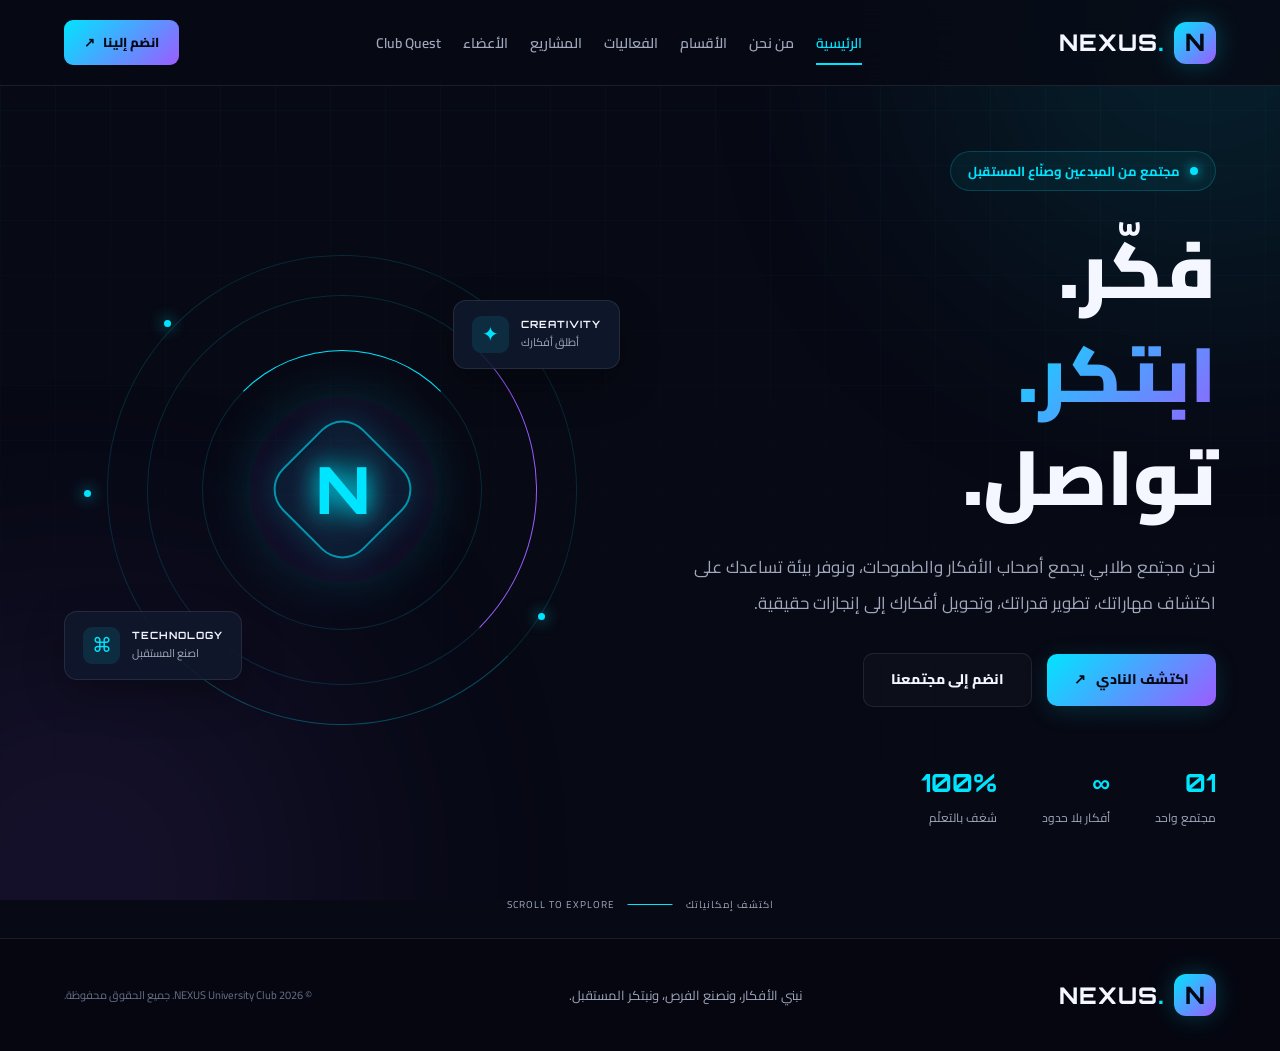
<file: index.html>
<!DOCTYPE html>
<html lang="ar" dir="rtl">
<head>
    <meta charset="UTF-8">
    <meta name="viewport" content="width=device-width, initial-scale=1.0">

    <title>NEXUS | النادي الطلابي</title>

    <meta name="description" content="NEXUS هو مجتمع طلابي يجمع الإبداع والتكنولوجيا والابتكار.">

    <link rel="preconnect" href="https://fonts.googleapis.com">
    <link rel="preconnect" href="https://fonts.gstatic.com" crossorigin>

    <link href="https://fonts.googleapis.com/css2?family=Cairo:wght@400;500;600;700;800;900&family=Orbitron:wght@500;600;700;800&display=swap" rel="stylesheet">

    <link rel="stylesheet" href="css/style.css">
    <link rel="stylesheet" href="css/animations.css">
    <link rel="stylesheet" href="css/responsive.css">

    <script src="js/navigation.js" defer></script>
    <script src="js/animations.js" defer></script>
    <script src="js/main.js" defer></script>
</head>

<body>

    <!-- Background Effects -->
    <div class="background-effects">
        <div class="glow glow-one"></div>
        <div class="glow glow-two"></div>
        <div class="grid-overlay"></div>
    </div>

    <!-- Navbar -->
    <header class="navbar">
        <div class="container nav-container">

            <a href="index.html" class="logo">
                <span class="logo-icon">N</span>
                <span class="logo-text">NEXUS<span>.</span></span>
            </a>

            <button class="menu-toggle" id="menuToggle" aria-label="فتح القائمة" aria-expanded="false">
                <span></span>
                <span></span>
                <span></span>
            </button>

            <nav class="nav-menu" id="navMenu">
                <ul class="nav-links" id="navLinks">
                    <li><a href="index.html" class="active">الرئيسية</a></li>
                    <li><a href="pages/about.html">من نحن</a></li>
                    <li><a href="pages/departments.html">الأقسام</a></li>
                    <li><a href="pages/events.html">الفعاليات</a></li>
                    <li><a href="pages/projects.html">المشاريع</a></li>
                    <li><a href="pages/members.html">الأعضاء</a></li>
                    <li><a href="pages/quest.html">Club Quest</a></li>
                </ul>
            </nav>

            <a href="pages/join.html" class="nav-join">
                انضم إلينا <span>↗</span>
            </a>

        </div>
    </header>

    <main>

        <!-- Hero Section -->
        <section class="hero">
            <div class="container hero-container">

                <div class="hero-content">

                    <div class="hero-tag">
                        <span class="status-dot"></span>
                        مجتمع من المبدعين وصنّاع المستقبل
                    </div>

                    <h1>
                        فكّر.<br>
                        <span>ابتكر.</span><br>
                        تواصل.
                    </h1>

                    <p class="hero-description">
                        نحن مجتمع طلابي يجمع أصحاب الأفكار والطموحات،
                        ونوفر بيئة تساعدك على اكتشاف مهاراتك،
                        تطوير قدراتك، وتحويل أفكارك إلى إنجازات حقيقية.
                    </p>

                    <div class="hero-buttons">
                        <a href="pages/about.html" class="btn-primary">
                            اكتشف النادي <span>↗</span>
                        </a>

                        <a href="pages/join.html" class="btn-secondary">
                            انضم إلى مجتمعنا
                        </a>
                    </div>

                    <div class="hero-stats">

                        <div class="stat">
                            <h3>01</h3>
                            <p>مجتمع واحد</p>
                        </div>

                        <div class="stat">
                            <h3>∞</h3>
                            <p>أفكار بلا حدود</p>
                        </div>

                        <div class="stat">
                            <h3>100%</h3>
                            <p>شغف بالتعلّم</p>
                        </div>

                    </div>

                </div>

                <!-- Hero Visual -->
                <div class="hero-visual">

                    <div class="visual-orbit orbit-one"></div>
                    <div class="visual-orbit orbit-two"></div>
                    <div class="visual-orbit orbit-three"></div>

                    <div class="visual-core">
                        <div class="core-inner">
                            <span>N</span>
                        </div>
                    </div>

                    <div class="floating-card card-top">
                        <span class="card-icon">✦</span>
                        <div>
                            <strong>CREATIVITY</strong>
                            <small>أطلق أفكارك</small>
                        </div>
                    </div>

                    <div class="floating-card card-bottom">
                        <span class="card-icon">⌘</span>
                        <div>
                            <strong>TECHNOLOGY</strong>
                            <small>اصنع المستقبل</small>
                        </div>
                    </div>

                    <div class="visual-particle particle-one"></div>
                    <div class="visual-particle particle-two"></div>
                    <div class="visual-particle particle-three"></div>

                </div>

            </div>

            <div class="hero-bottom">
                <span>اكتشف إمكانياتك</span>
                <div class="scroll-line"></div>
                <span>SCROLL TO EXPLORE</span>
            </div>

        </section>

    </main>

    <!-- Footer -->
    <footer class="footer">
        <div class="container footer-container">

            <a href="index.html" class="logo">
                <span class="logo-icon">N</span>
                <span class="logo-text">NEXUS<span>.</span></span>
            </a>

            <p>نبني الأفكار، ونصنع الفرص، ونبتكر المستقبل.</p>

            <span class="footer-copy">
                © 2026 NEXUS University Club. جميع الحقوق محفوظة.
            </span>

        </div>
    </footer>

</body>
</html>
</file>
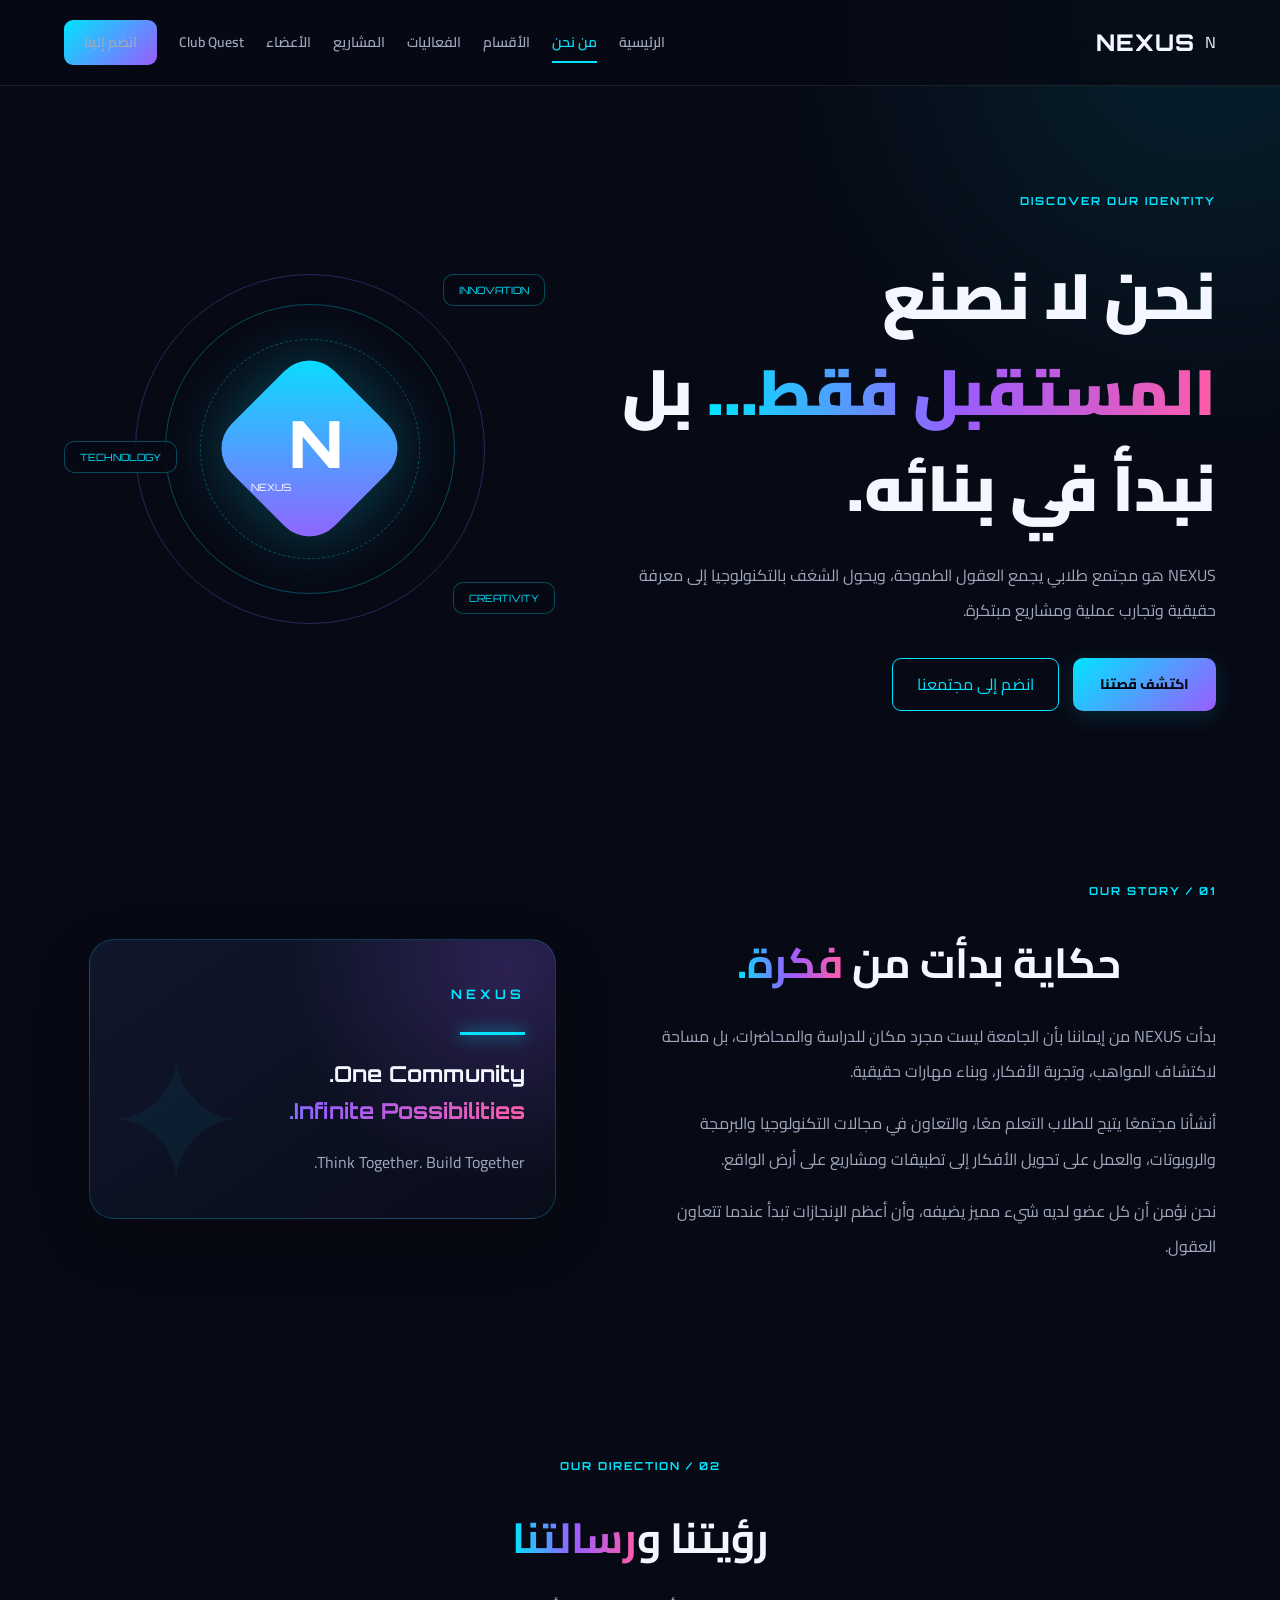
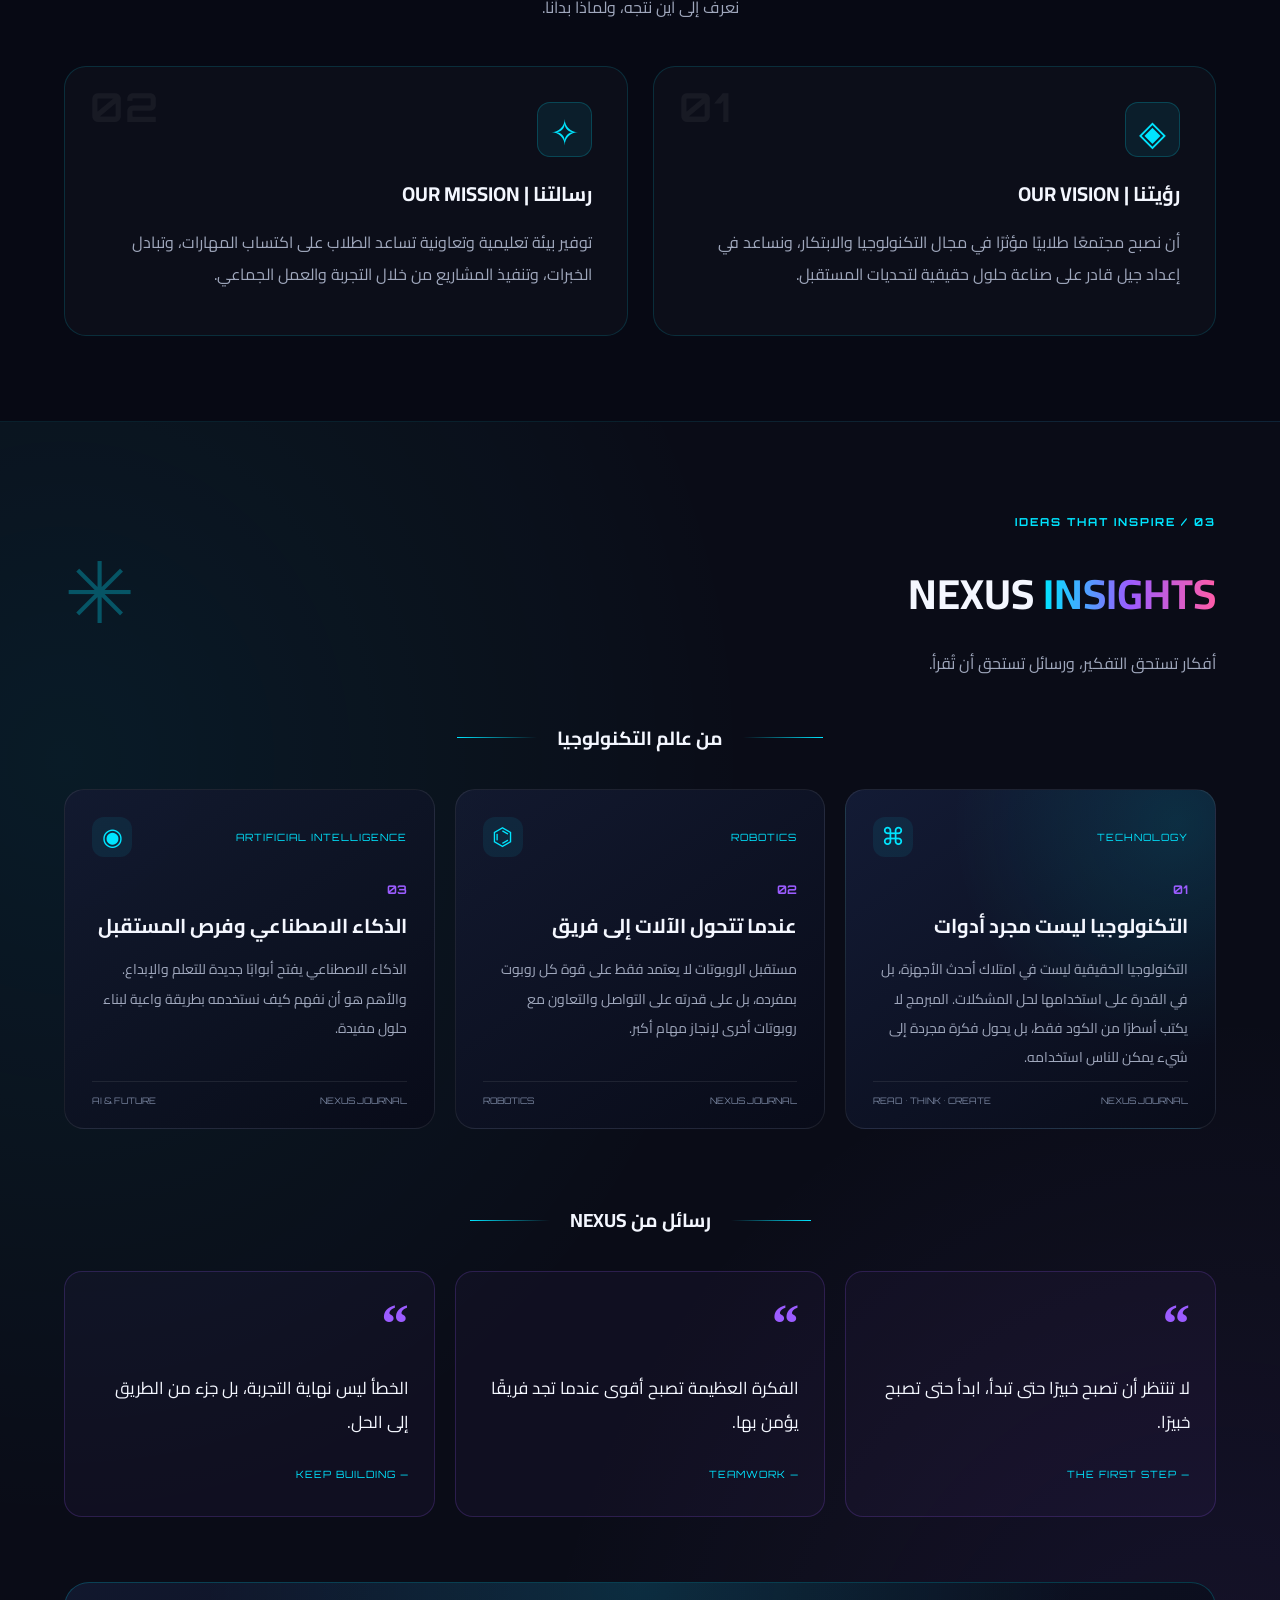
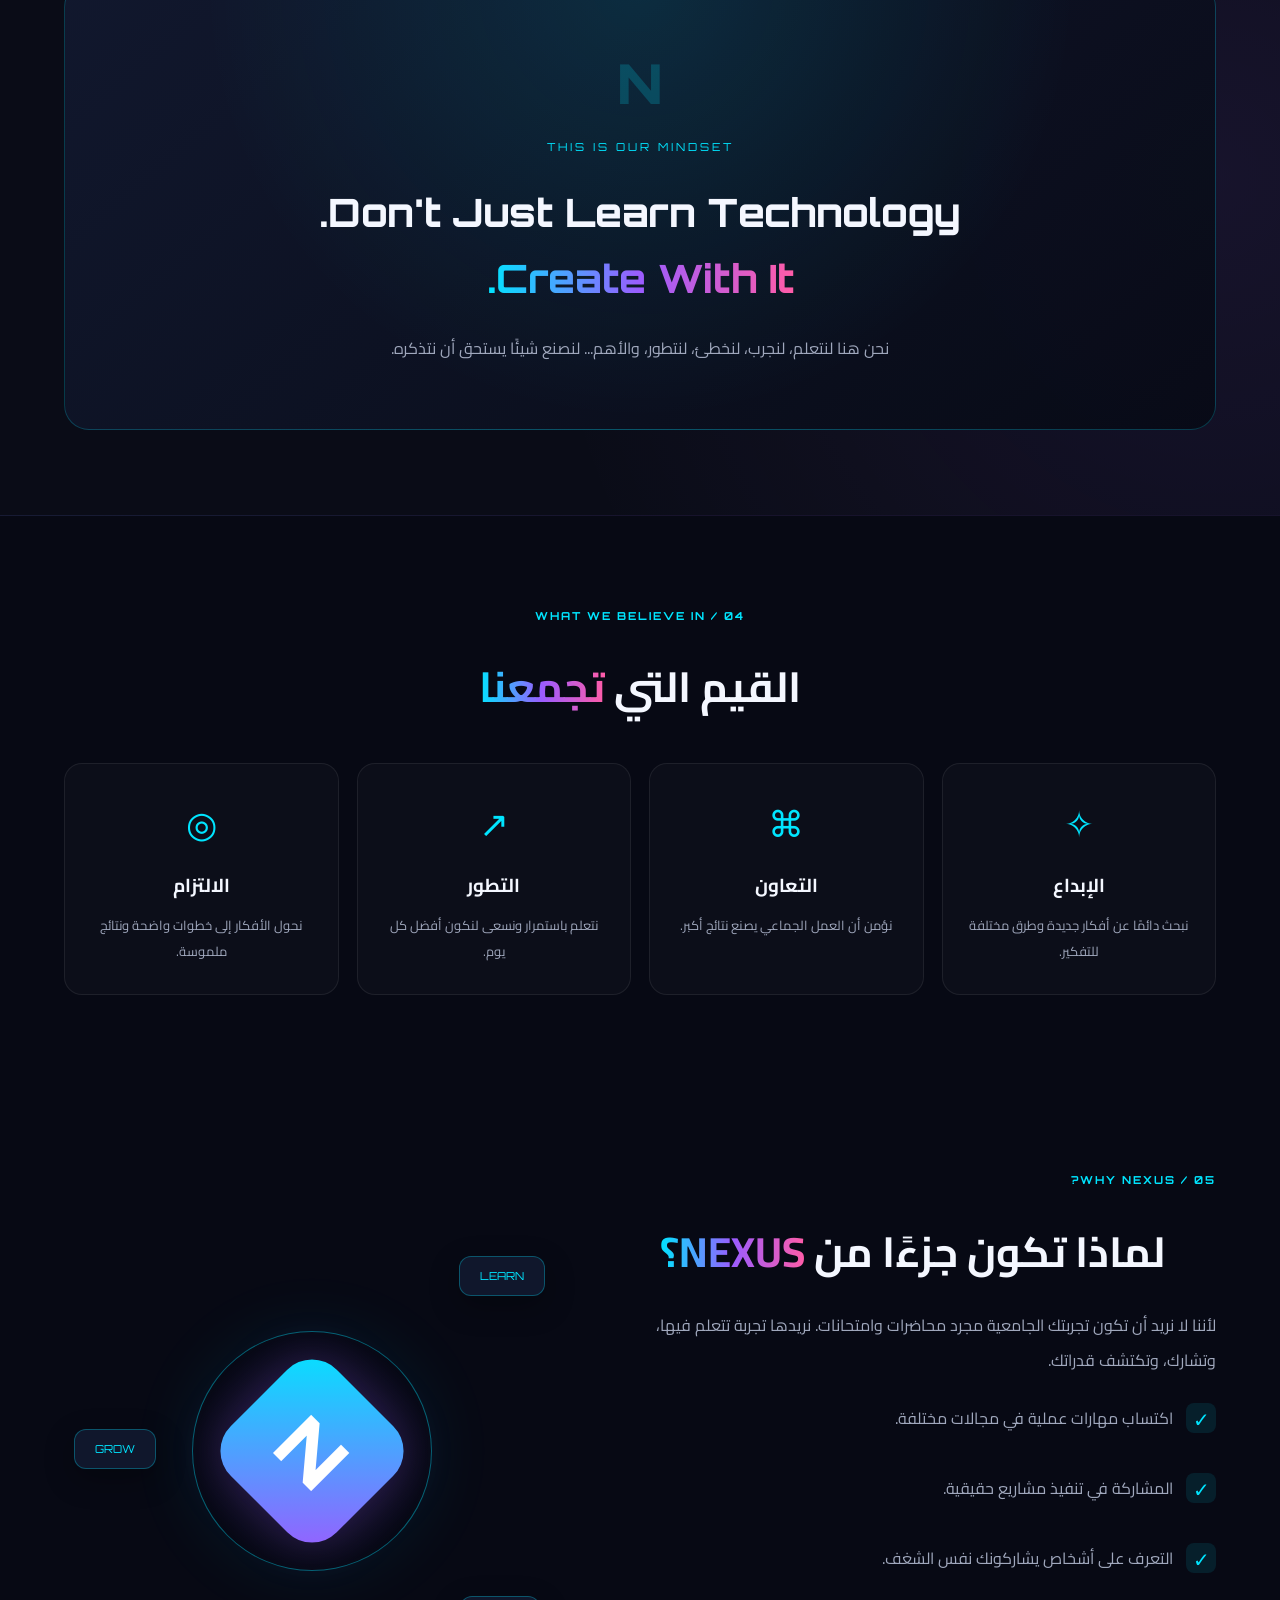
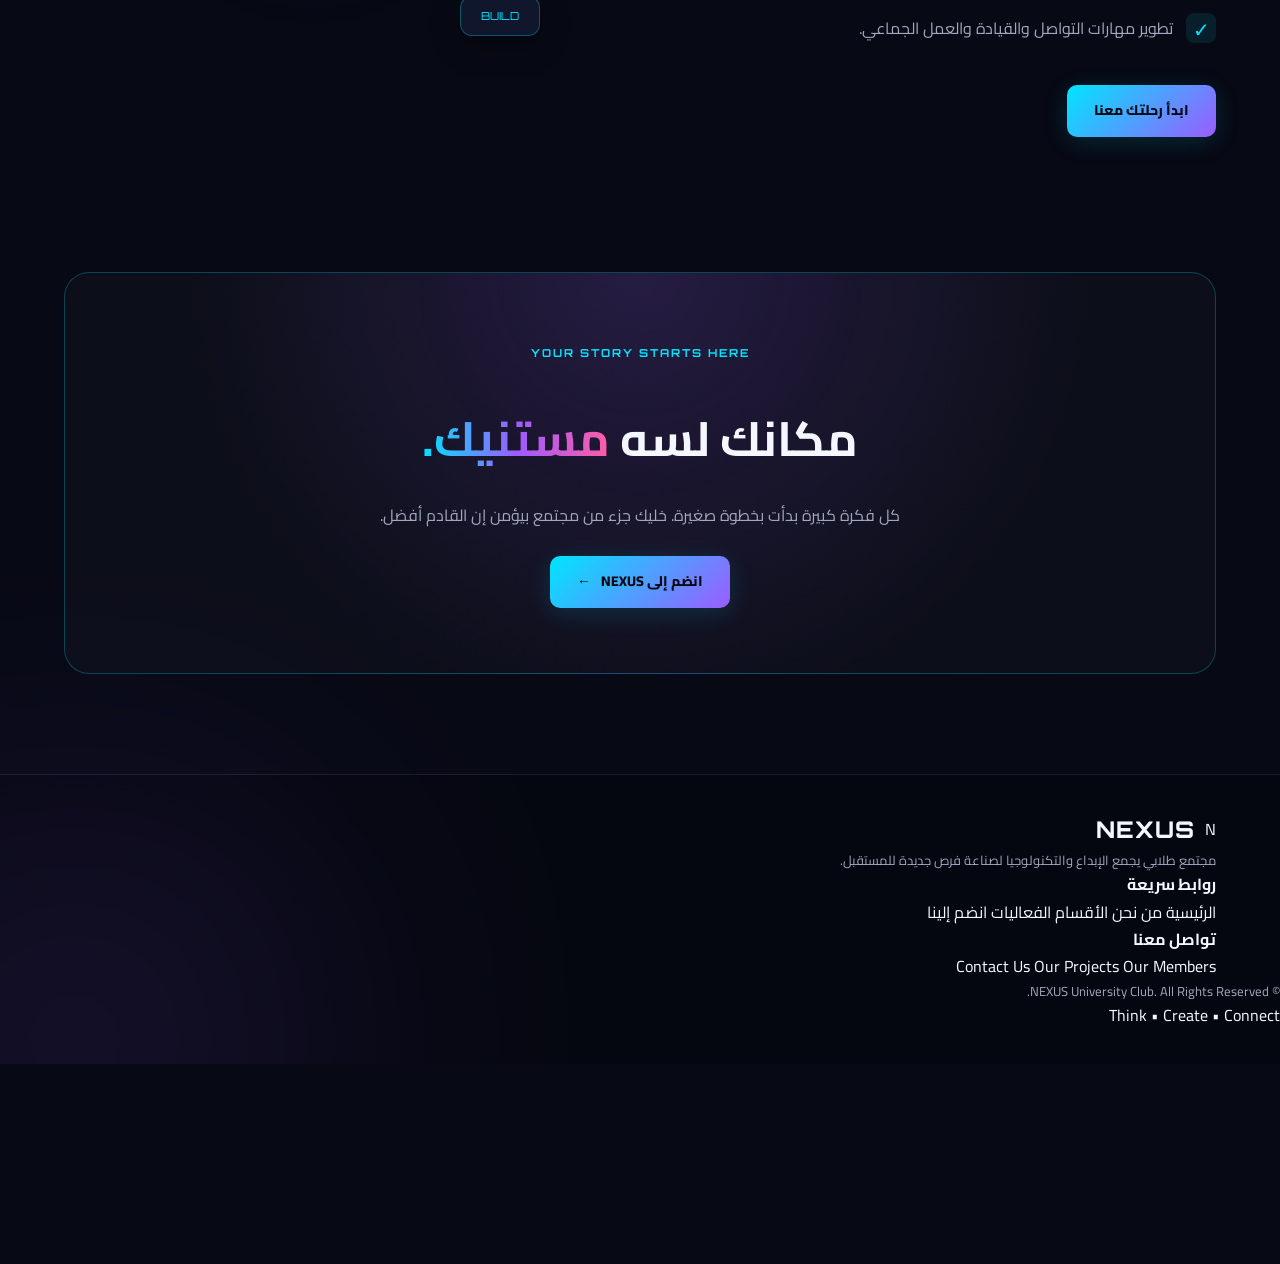
<file: pages/about.html>
<!DOCTYPE html>
<html lang="ar" dir="rtl">
<head>
    <meta charset="UTF-8">
    <meta name="viewport" content="width=device-width, initial-scale=1.0">
    <title>من نحن | NEXUS University Club</title>

    <link rel="stylesheet" href="../css/style.css">
    <link rel="stylesheet" href="../css/animations.css">
    <link rel="stylesheet" href="../css/responsive.css">

    <link rel="preconnect" href="https://fonts.googleapis.com">
    <link rel="preconnect" href="https://fonts.gstatic.com" crossorigin>
    <link href="https://fonts.googleapis.com/css2?family=Cairo:wght@400;500;600;700;800;900&family=Orbitron:wght@500;600;700;800&display=swap" rel="stylesheet">
</head>

<body>

    <div class="bg-effects">
        <div class="bg-grid"></div>
        <div class="glow glow-one"></div>
        <div class="glow glow-two"></div>
    </div>

    <!-- NAVBAR -->
    <header class="navbar">
        <div class="container nav-container">

            <a href="../index.html" class="logo">
                <span class="logo-symbol">N</span>
                <span class="logo-text">NEXUS</span>
            </a>

            <button class="menu-toggle" id="menuToggle"
                aria-label="فتح القائمة" aria-expanded="false">
                <span></span>
                <span></span>
                <span></span>
            </button>

            <nav class="nav-menu" id="navMenu">
                <div class="nav-links">
                    <a href="../index.html">الرئيسية</a>
                    <a href="about.html" class="active">من نحن</a>
                    <a href="departments.html">الأقسام</a>
                    <a href="events.html">الفعاليات</a>
                    <a href="projects.html">المشاريع</a>
                    <a href="members.html">الأعضاء</a>
                    <a href="quest.html">Club Quest</a>
                    <a href="join.html" class="nav-join">انضم إلينا</a>
                </div>
            </nav>

        </div>
    </header>

    <main>

        <!-- PAGE HERO -->
        <section class="about-hero container">

            <div class="about-hero-content reveal">
                <span class="section-label">DISCOVER OUR IDENTITY</span>

                <h1>
                    نحن لا نصنع
                    <span class="gradient-text">المستقبل فقط...</span>
                    بل نبدأ في بنائه.
                </h1>

                <p>
                    NEXUS هو مجتمع طلابي يجمع العقول الطموحة،
                    ويحول الشغف بالتكنولوجيا إلى معرفة حقيقية
                    وتجارب عملية ومشاريع مبتكرة.
                </p>

                <div class="about-hero-buttons">
                    <a href="#our-story" class="btn btn-primary">اكتشف قصتنا</a>
                    <a href="join.html" class="btn btn-outline">انضم إلى مجتمعنا</a>
                </div>
            </div>

            <div class="about-hero-visual reveal">
                <div class="about-visual-ring ring-one"></div>
                <div class="about-visual-ring ring-two"></div>
                <div class="about-visual-ring ring-three"></div>

                <div class="about-visual-core">
                    <span>N</span>
                    <small>NEXUS</small>
                </div>

                <div class="visual-tag tag-one">INNOVATION</div>
                <div class="visual-tag tag-two">CREATIVITY</div>
                <div class="visual-tag tag-three">TECHNOLOGY</div>
            </div>

        </section>

        <!-- OUR STORY -->
        <section class="section-space container" id="our-story">

            <div class="about-story-grid">

                <div class="about-story-content reveal">
                    <span class="section-label">01 / OUR STORY</span>

                    <h2 class="section-heading">
                        حكاية بدأت من
                        <span class="gradient-text">فكرة.</span>
                    </h2>

                    <p>
                        بدأت NEXUS من إيماننا بأن الجامعة ليست مجرد مكان
                        للدراسة والمحاضرات، بل مساحة لاكتشاف المواهب،
                        وتجربة الأفكار، وبناء مهارات حقيقية.
                    </p>

                    <p>
                        أنشأنا مجتمعًا يتيح للطلاب التعلم معًا،
                        والتعاون في مجالات التكنولوجيا والبرمجة
                        والروبوتات، والعمل على تحويل الأفكار إلى
                        تطبيقات ومشاريع على أرض الواقع.
                    </p>

                    <p>
                        نحن نؤمن أن كل عضو لديه شيء مميز يضيفه،
                        وأن أعظم الإنجازات تبدأ عندما تتعاون العقول.
                    </p>
                </div>

                <div class="about-story-visual reveal">
                    <div class="story-card">
                        <span class="story-card-number">NEXUS</span>
                        <div class="story-card-line"></div>
                        <h3>One Community.</h3>
                        <h3 class="gradient-text">Infinite Possibilities.</h3>
                        <p>Think Together. Build Together.</p>
                        <div class="story-card-decoration">✦</div>
                    </div>
                </div>

            </div>
        </section>

        <!-- VISION & MISSION -->
        <section class="section-space container">

            <div class="section-heading-center reveal">
                <span class="section-label">02 / OUR DIRECTION</span>
                <h2 class="section-heading">
                    رؤيتنا و<span class="gradient-text">رسالتنا</span>
                </h2>
                <p>نعرف إلى أين نتجه، ولماذا بدأنا.</p>
            </div>

            <div class="vision-grid">

                <article class="vision-card reveal">
                    <div class="vision-icon">◈</div>
                    <span class="vision-number">01</span>
                    <h3>رؤيتنا | OUR VISION</h3>
                    <p>
                        أن نصبح مجتمعًا طلابيًا مؤثرًا في مجال التكنولوجيا
                        والابتكار، ونساعد في إعداد جيل قادر على صناعة
                        حلول حقيقية لتحديات المستقبل.
                    </p>
                </article>

                <article class="vision-card reveal">
                    <div class="vision-icon">✧</div>
                    <span class="vision-number">02</span>
                    <h3>رسالتنا | OUR MISSION</h3>
                    <p>
                        توفير بيئة تعليمية وتعاونية تساعد الطلاب على
                        اكتساب المهارات، وتبادل الخبرات، وتنفيذ المشاريع
                        من خلال التجربة والعمل الجماعي.
                    </p>
                </article>

            </div>
        </section>

        <!-- NEXUS INSIGHTS -->
        <section class="insights-section section-space">

            <div class="container">

                <div class="insights-heading reveal">
                    <div>
                        <span class="section-label">03 / IDEAS THAT INSPIRE</span>
                        <h2 class="section-heading">
                            NEXUS <span class="gradient-text">INSIGHTS</span>
                        </h2>
                        <p>
                            أفكار تستحق التفكير، ورسائل تستحق أن تُقرأ.
                        </p>
                    </div>

                    <div class="insights-decoration">✳</div>
                </div>

                <!-- ARTICLES -->
                <div class="insights-subheading reveal">
                    <span class="insights-line"></span>
                    <h3>من عالم التكنولوجيا</h3>
                    <span class="insights-line"></span>
                </div>

                <div class="insights-grid">

                    <article class="insight-card insight-featured reveal">
                        <div class="insight-card-top">
                            <span class="insight-category">TECHNOLOGY</span>
                            <span class="insight-icon">⌘</span>
                        </div>

                        <span class="insight-index">01</span>

                        <h3>التكنولوجيا ليست مجرد أدوات</h3>

                        <p>
                            التكنولوجيا الحقيقية ليست في امتلاك أحدث الأجهزة،
                            بل في القدرة على استخدامها لحل المشكلات.
                            المبرمج لا يكتب أسطرًا من الكود فقط،
                            بل يحول فكرة مجردة إلى شيء يمكن للناس استخدامه.
                        </p>

                        <div class="insight-card-footer">
                            <span>NEXUS JOURNAL</span>
                            <span>READ • THINK • CREATE</span>
                        </div>
                    </article>

                    <article class="insight-card reveal">
                        <div class="insight-card-top">
                            <span class="insight-category">ROBOTICS</span>
                            <span class="insight-icon">⌬</span>
                        </div>

                        <span class="insight-index">02</span>

                        <h3>عندما تتحول الآلات إلى فريق</h3>

                        <p>
                            مستقبل الروبوتات لا يعتمد فقط على قوة كل روبوت
                            بمفرده، بل على قدرته على التواصل والتعاون
                            مع روبوتات أخرى لإنجاز مهام أكبر.
                        </p>

                        <div class="insight-card-footer">
                            <span>NEXUS JOURNAL</span>
                            <span>ROBOTICS</span>
                        </div>
                    </article>

                    <article class="insight-card reveal">
                        <div class="insight-card-top">
                            <span class="insight-category">ARTIFICIAL INTELLIGENCE</span>
                            <span class="insight-icon">◉</span>
                        </div>

                        <span class="insight-index">03</span>

                        <h3>الذكاء الاصطناعي وفرص المستقبل</h3>

                        <p>
                            الذكاء الاصطناعي يفتح أبوابًا جديدة للتعلم
                            والإبداع. والأهم هو أن نفهم كيف نستخدمه
                            بطريقة واعية لبناء حلول مفيدة.
                        </p>

                        <div class="insight-card-footer">
                            <span>NEXUS JOURNAL</span>
                            <span>AI & FUTURE</span>
                        </div>
                    </article>

                </div>

                <!-- MESSAGES -->
                <div class="insights-subheading messages-heading reveal">
                    <span class="insights-line"></span>
                    <h3>رسائل من NEXUS</h3>
                    <span class="insights-line"></span>
                </div>

                <div class="messages-grid">

                    <div class="message-card reveal">
                        <span class="message-quote">“</span>
                        <p>
                            لا تنتظر أن تصبح خبيرًا حتى تبدأ،
                            ابدأ حتى تصبح خبيرًا.
                        </p>
                        <span class="message-author">— THE FIRST STEP</span>
                    </div>

                    <div class="message-card reveal">
                        <span class="message-quote">“</span>
                        <p>
                            الفكرة العظيمة تصبح أقوى عندما تجد
                            فريقًا يؤمن بها.
                        </p>
                        <span class="message-author">— TEAMWORK</span>
                    </div>

                    <div class="message-card reveal">
                        <span class="message-quote">“</span>
                        <p>
                            الخطأ ليس نهاية التجربة،
                            بل جزء من الطريق إلى الحل.
                        </p>
                        <span class="message-author">— KEEP BUILDING</span>
                    </div>

                </div>

                <!-- BIG MESSAGE -->
                <div class="nexus-manifesto reveal">
                    <div class="manifesto-symbol">N</div>

                    <span>THIS IS OUR MINDSET</span>

                    <h2>
                        Don't Just Learn Technology.
                        <br>
                        <span class="gradient-text">Create With It.</span>
                    </h2>

                    <p>
                        نحن هنا لنتعلم، لنجرب، لنخطئ، لنتطور،
                        والأهم... لنصنع شيئًا يستحق أن نتذكره.
                    </p>
                </div>

            </div>
        </section>

        <!-- OUR VALUES -->
        <section class="section-space container">

            <div class="section-heading-center reveal">
                <span class="section-label">04 / WHAT WE BELIEVE IN</span>
                <h2 class="section-heading">
                    القيم التي <span class="gradient-text">تجمعنا</span>
                </h2>
            </div>

            <div class="values-grid">

                <article class="value-card reveal">
                    <div class="value-icon">✧</div>
                    <h3>الإبداع</h3>
                    <p>نبحث دائمًا عن أفكار جديدة وطرق مختلفة للتفكير.</p>
                </article>

                <article class="value-card reveal">
                    <div class="value-icon">⌘</div>
                    <h3>التعاون</h3>
                    <p>نؤمن أن العمل الجماعي يصنع نتائج أكبر.</p>
                </article>

                <article class="value-card reveal">
                    <div class="value-icon">↗</div>
                    <h3>التطور</h3>
                    <p>نتعلم باستمرار ونسعى لنكون أفضل كل يوم.</p>
                </article>

                <article class="value-card reveal">
                    <div class="value-icon">◎</div>
                    <h3>الالتزام</h3>
                    <p>نحول الأفكار إلى خطوات واضحة ونتائج ملموسة.</p>
                </article>

            </div>
        </section>

        <!-- WHY NEXUS -->
        <section class="section-space container">

            <div class="why-container">

                <div class="why-content reveal">
                    <span class="section-label">05 / WHY NEXUS?</span>

                    <h2 class="section-heading">
                        لماذا تكون جزءًا من
                        <span class="gradient-text">NEXUS؟</span>
                    </h2>

                    <p>
                        لأننا لا نريد أن تكون تجربتك الجامعية مجرد
                        محاضرات وامتحانات. نريدها تجربة تتعلم فيها،
                        وتشارك، وتكتشف قدراتك.
                    </p>

                    <div class="why-list">

                        <div class="why-item">
                            <span class="why-check">✓</span>
                            <span>اكتساب مهارات عملية في مجالات مختلفة.</span>
                        </div>

                        <div class="why-item">
                            <span class="why-check">✓</span>
                            <span>المشاركة في تنفيذ مشاريع حقيقية.</span>
                        </div>

                        <div class="why-item">
                            <span class="why-check">✓</span>
                            <span>التعرف على أشخاص يشاركونك نفس الشغف.</span>
                        </div>

                        <div class="why-item">
                            <span class="why-check">✓</span>
                            <span>تطوير مهارات التواصل والقيادة والعمل الجماعي.</span>
                        </div>

                    </div>

                    <a href="join.html" class="btn btn-primary">ابدأ رحلتك معنا</a>
                </div>

                <div class="why-visual reveal">
                    <div class="why-visual-circle">
                        <div class="why-visual-inner">N</div>
                    </div>

                    <div class="why-floating floating-one">LEARN</div>
                    <div class="why-floating floating-two">BUILD</div>
                    <div class="why-floating floating-three">GROW</div>
                </div>

            </div>
        </section>

        <!-- FINAL CTA -->
        <section class="about-final container reveal">
            <div class="about-final-box">

                <span class="section-label">YOUR STORY STARTS HERE</span>

                <h2>
                    مكانك لسه
                    <span class="gradient-text">مستنيك.</span>
                </h2>

                <p>
                    كل فكرة كبيرة بدأت بخطوة صغيرة.
                    خليك جزء من مجتمع بيؤمن إن القادم أفضل.
                </p>

                <a href="join.html" class="btn btn-primary">
                    انضم إلى NEXUS
                    <span>←</span>
                </a>

            </div>
        </section>

    </main>

    <!-- FOOTER -->
    <footer class="footer">
        <div class="container footer-content">

            <div class="footer-brand">
                <a href="../index.html" class="logo">
                    <span class="logo-symbol">N</span>
                    <span class="logo-text">NEXUS</span>
                </a>

                <p>
                    مجتمع طلابي يجمع الإبداع والتكنولوجيا
                    لصناعة فرص جديدة للمستقبل.
                </p>
            </div>

            <div class="footer-links">
                <h4>روابط سريعة</h4>
                <a href="../index.html">الرئيسية</a>
                <a href="about.html">من نحن</a>
                <a href="departments.html">الأقسام</a>
                <a href="events.html">الفعاليات</a>
                <a href="join.html">انضم إلينا</a>
            </div>

            <div class="footer-links">
                <h4>تواصل معنا</h4>
                <a href="contact.html">Contact Us</a>
                <a href="projects.html">Our Projects</a>
                <a href="members.html">Our Members</a>
            </div>

        </div>

        <div class="footer-bottom">
            <p>© <span id="currentYear"></span> NEXUS University Club. All Rights Reserved.</p>
            <span>Think • Create • Connect</span>
        </div>
    </footer>

    <script src="../js/navigation.js" defer></script>
    <script src="../js/animations.js" defer></script>
    <script src="../js/main.js" defer></script>

</body>
</html>
</file>
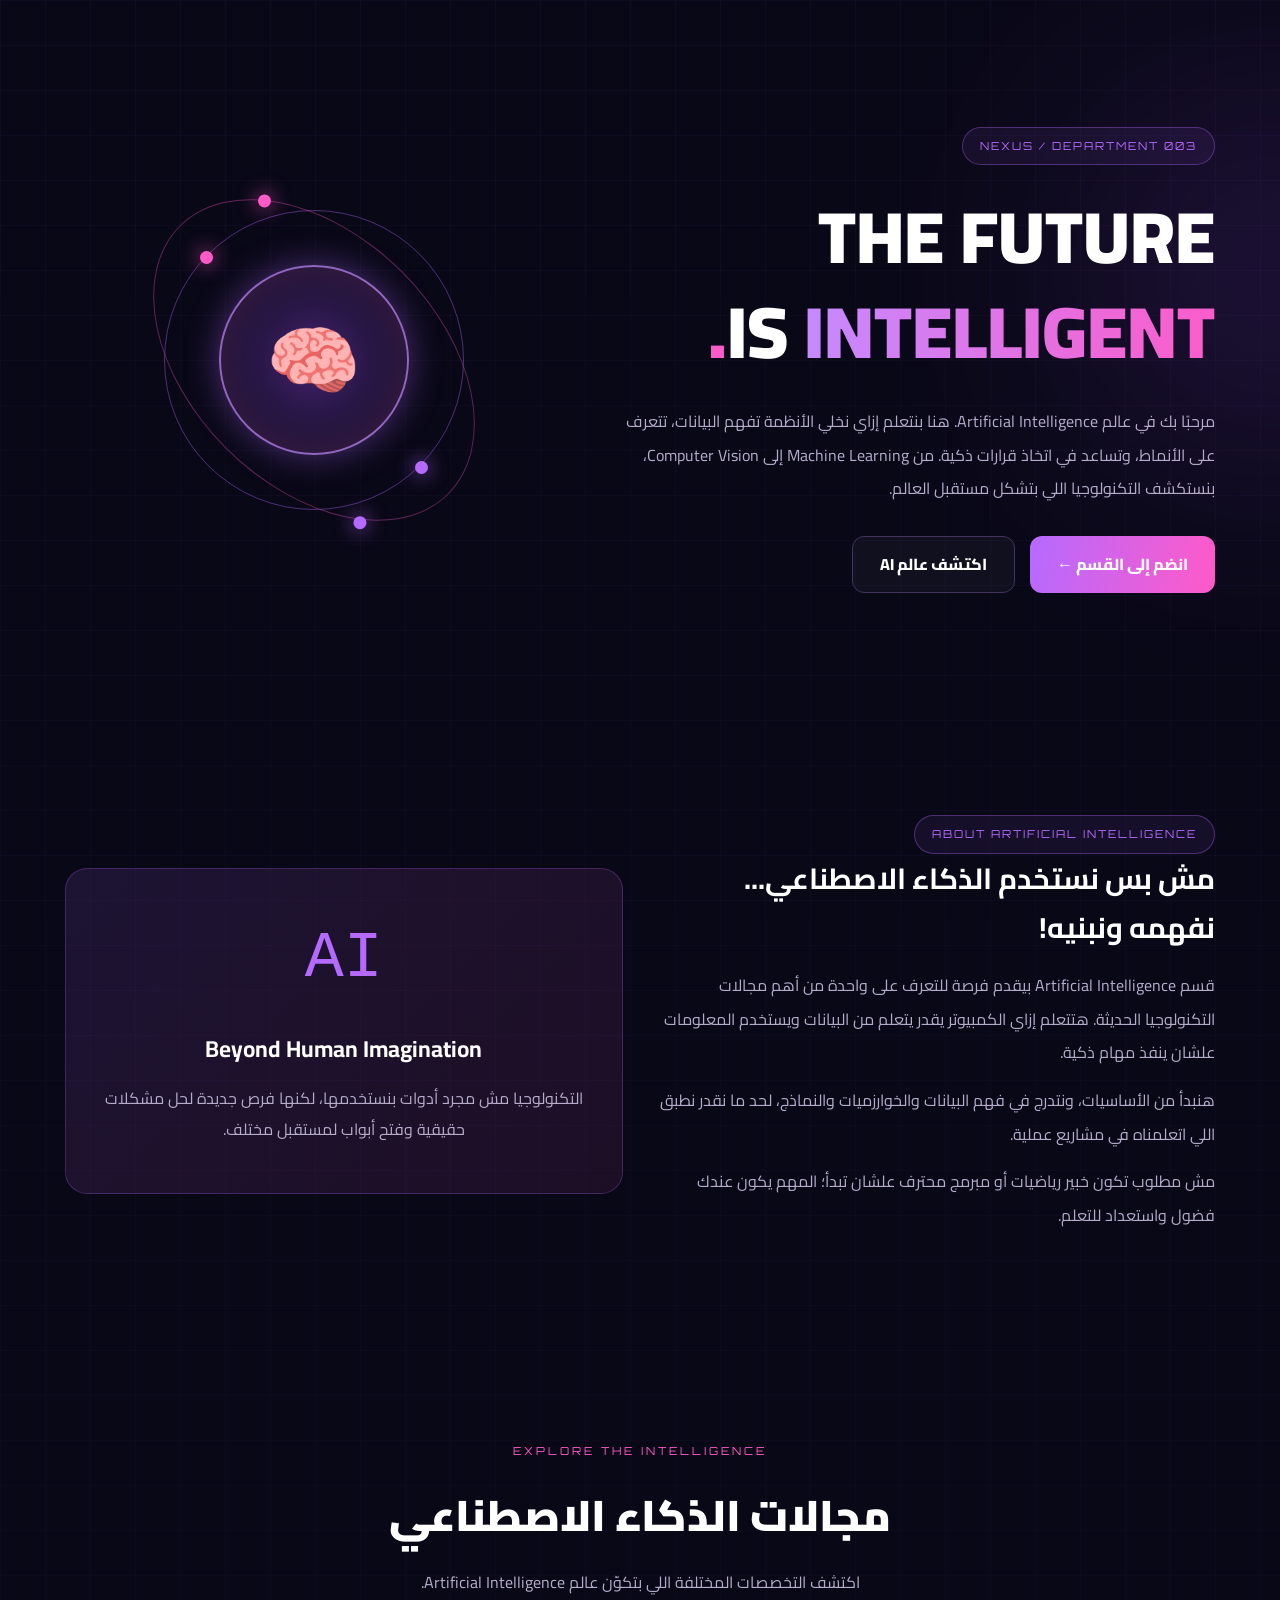
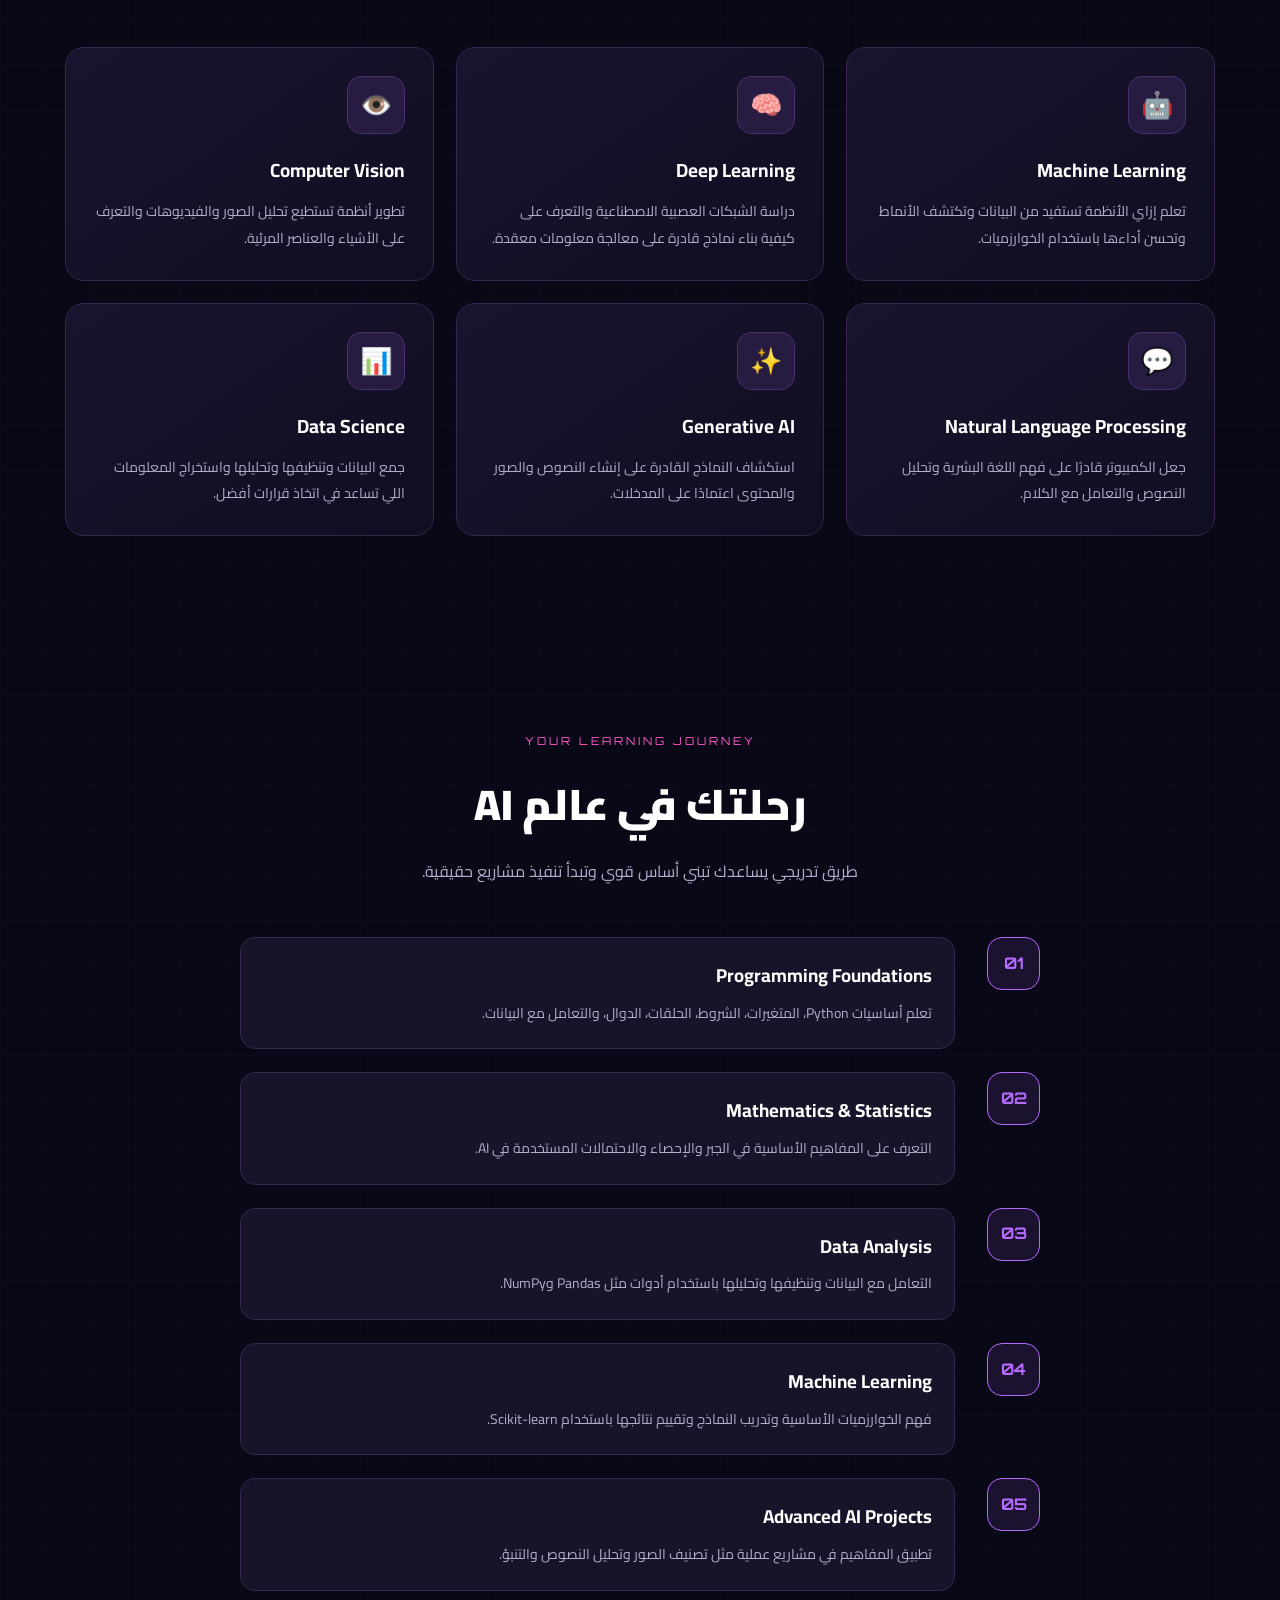
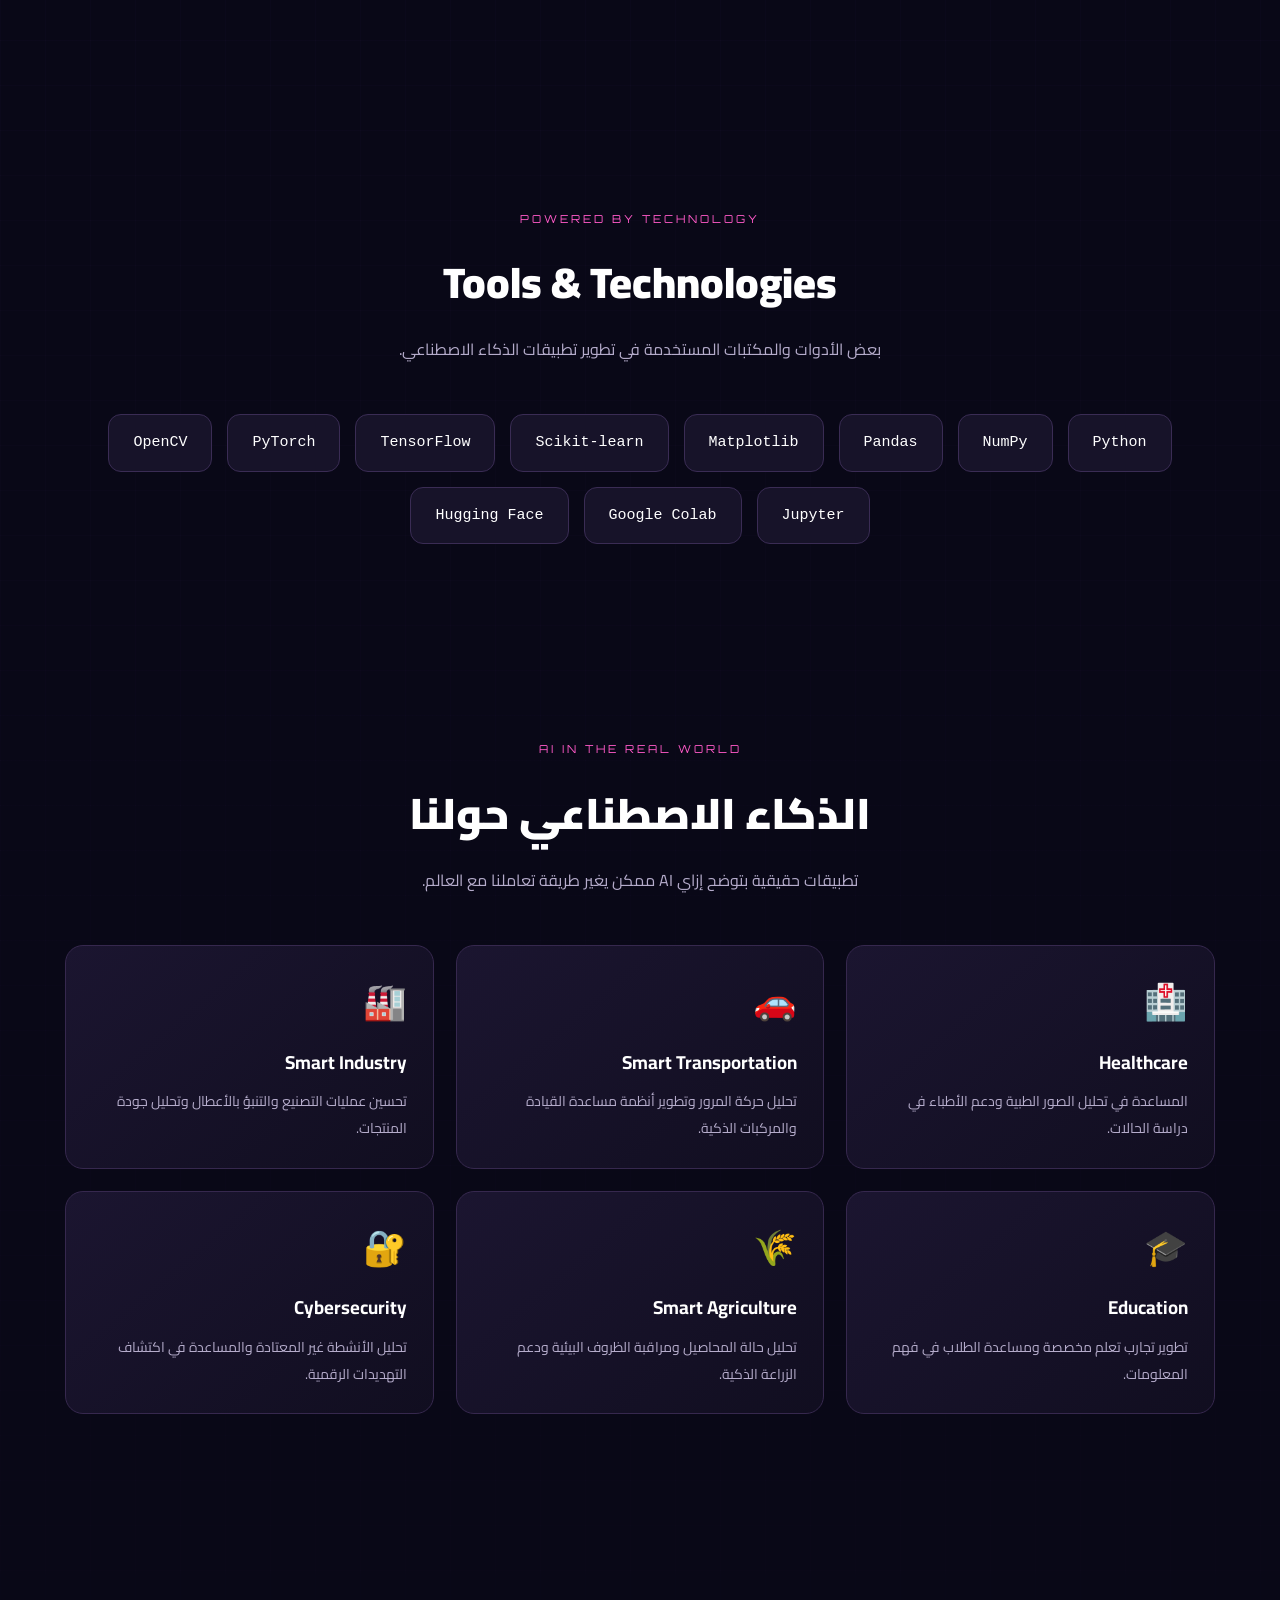
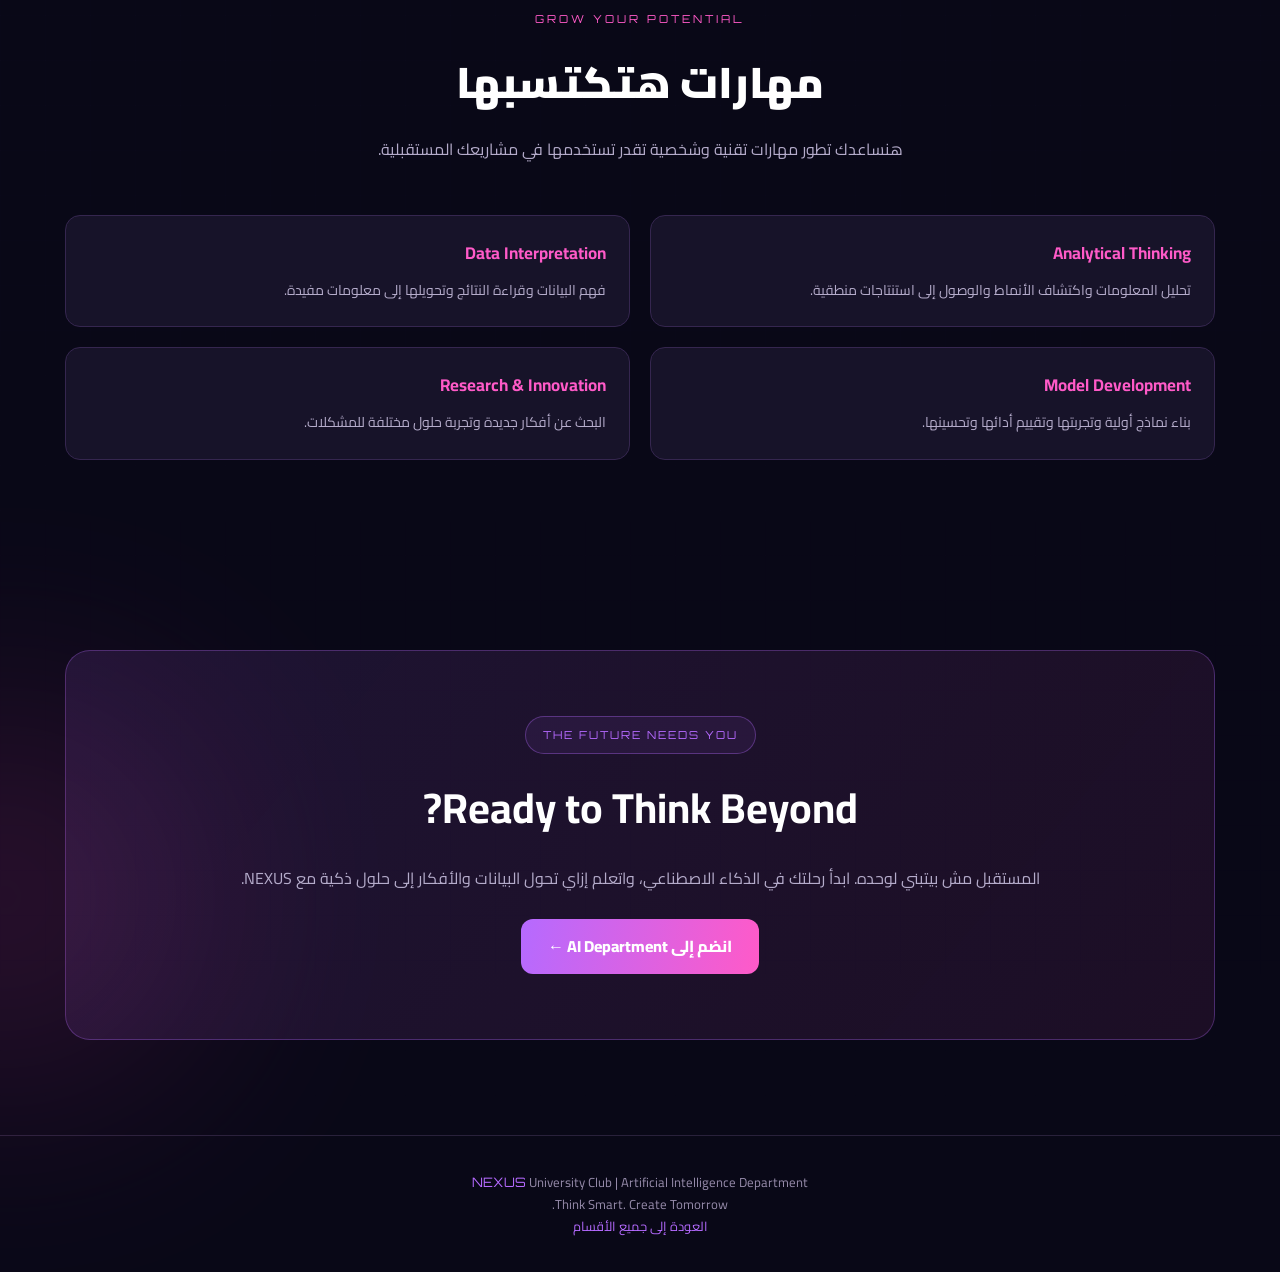
<file: pages/ai.html>
<!DOCTYPE html>
<html lang="ar" dir="rtl">
<head>
    <meta charset="UTF-8">
    <meta name="viewport" content="width=device-width, initial-scale=1.0">
    <title>Artificial Intelligence | NEXUS</title>

    <link rel="stylesheet" href="../css/style.css">
    <link rel="stylesheet" href="../css/responsive.css">
    <link rel="stylesheet" href="../css/animations.css">

    <link href="https://fonts.googleapis.com/css2?family=Cairo:wght@400;500;600;700;800;900&family=Orbitron:wght@500;600;700;800&display=swap" rel="stylesheet">

    <style>
        :root {
            --ai-primary: #b56aff;
            --ai-secondary: #ff5ac8;
            --ai-bg: #090817;
            --ai-muted: #b5accb;
        }

        body {
            background: var(--ai-bg);
            color: white;
            font-family: 'Cairo', sans-serif;
            overflow-x: hidden;
        }

        .ai-page {
            position: relative;
            overflow: hidden;
        }

        .ai-container {
            width: min(1150px, 90%);
            margin: auto;
        }

        .ai-section {
            padding: 95px 0;
            position: relative;
        }

        .ai-grid-bg {
            position: absolute;
            inset: 0;
            background-image:
                linear-gradient(rgba(181,106,255,.04) 1px, transparent 1px),
                linear-gradient(90deg, rgba(181,106,255,.04) 1px, transparent 1px);
            background-size: 45px 45px;
            pointer-events: none;
            mask-image: linear-gradient(to bottom, black, transparent);
        }

        .ai-glow {
            position: absolute;
            width: 350px;
            height: 350px;
            border-radius: 50%;
            filter: blur(130px);
            opacity: .18;
            pointer-events: none;
        }

        .ai-glow.one {
            background: #a64dff;
            top: 100px;
            right: -170px;
        }

        .ai-glow.two {
            background: #ff45bc;
            bottom: 200px;
            left: -170px;
        }

        /* Hero */

        .ai-hero {
            min-height: 720px;
            display: flex;
            align-items: center;
            padding: 100px 0;
            position: relative;
        }

        .ai-hero-grid {
            display: grid;
            grid-template-columns: 1.1fr .9fr;
            align-items: center;
            gap: 45px;
            position: relative;
            z-index: 2;
        }

        .ai-label {
            display: inline-block;
            color: var(--ai-primary);
            border: 1px solid rgba(181,106,255,.35);
            background: rgba(181,106,255,.08);
            padding: 9px 17px;
            border-radius: 30px;
            font-family: 'Orbitron', sans-serif;
            font-size: 11px;
            letter-spacing: 2px;
        }

        .ai-hero h1 {
            font-size: clamp(40px, 6vw, 73px);
            line-height: 1.3;
            margin: 25px 0;
            font-weight: 900;
        }

        .ai-hero h1 span {
            background: linear-gradient(90deg, #c58aff, #ff5ac8);
            -webkit-background-clip: text;
            background-clip: text;
            color: transparent;
        }

        .ai-hero p {
            color: var(--ai-muted);
            line-height: 2.1;
            max-width: 600px;
            font-size: 16px;
        }

        .ai-buttons {
            display: flex;
            flex-wrap: wrap;
            gap: 15px;
            margin-top: 30px;
        }

        .ai-btn {
            display: inline-flex;
            justify-content: center;
            align-items: center;
            padding: 14px 27px;
            border-radius: 12px;
            text-decoration: none;
            font-weight: 800;
            transition: .3s;
        }

        .ai-btn.primary {
            background: linear-gradient(100deg, #b56aff, #ff5ac8);
            color: white;
        }

        .ai-btn.secondary {
            border: 1px solid #42345e;
            color: white;
            background: rgba(255,255,255,.03);
        }

        .ai-btn:hover {
            transform: translateY(-5px);
            box-shadow: 0 10px 30px rgba(181,106,255,.2);
        }

        /* Neural Brain */

        .ai-brain {
            min-height: 400px;
            display: flex;
            align-items: center;
            justify-content: center;
            position: relative;
        }

        .ai-brain-core {
            width: 190px;
            height: 190px;
            border-radius: 50%;
            display: grid;
            place-items: center;
            background: radial-gradient(circle, #44216d, #17112e 70%);
            border: 2px solid rgba(197,138,255,.7);
            box-shadow: 0 0 35px rgba(181,106,255,.4),
                        inset 0 0 40px rgba(255,90,200,.2);
            font-size: 76px;
            position: relative;
            z-index: 2;
            animation: ai-pulse 3s infinite ease-in-out;
        }

        .ai-orbit {
            position: absolute;
            width: 300px;
            height: 300px;
            border: 1px solid rgba(181,106,255,.4);
            border-radius: 50%;
            animation: ai-spin 15s linear infinite;
        }

        .ai-orbit::before,
        .ai-orbit::after {
            content: "";
            position: absolute;
            width: 13px;
            height: 13px;
            border-radius: 50%;
            background: #ff5ac8;
            box-shadow: 0 0 20px #ff5ac8;
        }

        .ai-orbit::before {
            top: 40px;
            left: 35px;
        }

        .ai-orbit::after {
            bottom: 35px;
            right: 35px;
            background: #b56aff;
            box-shadow: 0 0 20px #b56aff;
        }

        .ai-orbit.second {
            width: 380px;
            height: 250px;
            transform: rotate(45deg);
            border-color: rgba(255,90,200,.35);
            animation: ai-spin-reverse 18s linear infinite;
        }

        @keyframes ai-spin {
            to { transform: rotate(360deg); }
        }

        @keyframes ai-spin-reverse {
            to { transform: rotate(-360deg); }
        }

        @keyframes ai-pulse {
            0%, 100% {
                transform: scale(1);
                box-shadow: 0 0 35px rgba(181,106,255,.4);
            }
            50% {
                transform: scale(1.07);
                box-shadow: 0 0 65px rgba(255,90,200,.4);
            }
        }

        /* Heading */

        .ai-heading {
            text-align: center;
            margin-bottom: 50px;
        }

        .ai-heading small {
            color: var(--ai-secondary);
            font-family: 'Orbitron', sans-serif;
            letter-spacing: 3px;
            font-size: 11px;
        }

        .ai-heading h2 {
            font-size: clamp(28px, 4vw, 43px);
            margin: 15px 0;
            font-weight: 900;
        }

        .ai-heading p {
            color: var(--ai-muted);
            line-height: 1.9;
            max-width: 650px;
            margin: auto;
        }

        /* Intro */

        .ai-intro {
            display: grid;
            grid-template-columns: 1fr 1fr;
            gap: 35px;
            align-items: center;
        }

        .ai-intro h3 {
            font-size: 29px;
            margin-bottom: 17px;
        }

        .ai-intro p {
            color: var(--ai-muted);
            line-height: 2.1;
            margin-bottom: 14px;
        }

        .ai-quote {
            background: linear-gradient(135deg, rgba(181,106,255,.12), rgba(255,90,200,.08));
            border: 1px solid rgba(181,106,255,.25);
            border-radius: 22px;
            padding: 35px;
            text-align: center;
        }

        .ai-quote .symbol {
            font-size: 65px;
            color: var(--ai-primary);
            font-family: monospace;
        }

        .ai-quote h3 {
            font-size: 23px;
            margin: 15px 0;
        }

        .ai-quote p {
            color: var(--ai-muted);
            line-height: 1.9;
        }

        /* Cards */

        .ai-cards {
            display: grid;
            grid-template-columns: repeat(3, 1fr);
            gap: 22px;
        }

        .ai-card {
            background: linear-gradient(145deg, #19142e, #100e21);
            border: 1px solid #35264f;
            padding: 28px;
            border-radius: 19px;
            transition: .35s;
            position: relative;
            overflow: hidden;
        }

        .ai-card:hover {
            transform: translateY(-9px);
            border-color: var(--ai-primary);
            box-shadow: 0 15px 40px rgba(181,106,255,.1);
        }

        .ai-icon {
            width: 58px;
            height: 58px;
            display: grid;
            place-items: center;
            border-radius: 15px;
            background: rgba(181,106,255,.12);
            border: 1px solid rgba(181,106,255,.25);
            font-size: 26px;
            margin-bottom: 20px;
        }

        .ai-card h3 {
            font-size: 19px;
            margin-bottom: 12px;
        }

        .ai-card p {
            color: var(--ai-muted);
            font-size: 14px;
            line-height: 1.9;
        }

        /* Learning path */

        .ai-path {
            max-width: 800px;
            margin: auto;
        }

        .ai-path-item {
            display: grid;
            grid-template-columns: 65px 1fr;
            gap: 20px;
            margin-bottom: 23px;
        }

        .ai-number {
            width: 53px;
            height: 53px;
            display: grid;
            place-items: center;
            border-radius: 15px;
            color: var(--ai-primary);
            background: rgba(181,106,255,.1);
            border: 1px solid var(--ai-primary);
            font-family: 'Orbitron', sans-serif;
            font-weight: bold;
        }

        .ai-path-content {
            background: #171329;
            border: 1px solid #35264f;
            border-radius: 15px;
            padding: 22px;
        }

        .ai-path-content h3 {
            margin-bottom: 8px;
        }

        .ai-path-content p {
            color: var(--ai-muted);
            font-size: 14px;
            line-height: 1.9;
        }

        /* Tools */

        .ai-tools {
            display: flex;
            flex-wrap: wrap;
            justify-content: center;
            gap: 15px;
        }

        .ai-tool {
            padding: 15px 24px;
            border-radius: 13px;
            background: #171329;
            border: 1px solid #3a2c54;
            font-family: monospace;
            font-size: 15px;
            transition: .3s;
        }

        .ai-tool:hover {
            border-color: var(--ai-secondary);
            color: var(--ai-secondary);
            transform: translateY(-5px);
        }

        /* Applications */

        .ai-app {
            background: linear-gradient(140deg, #1b1530, #110e20);
            border: 1px solid #36284e;
            border-radius: 18px;
            padding: 26px;
        }

        .ai-app-icon {
            font-size: 35px;
            margin-bottom: 15px;
        }

        .ai-app h3 {
            margin-bottom: 10px;
        }

        .ai-app p {
            color: var(--ai-muted);
            font-size: 14px;
            line-height: 1.9;
        }

        /* Skills */

        .ai-skills {
            display: grid;
            grid-template-columns: repeat(2, 1fr);
            gap: 20px;
        }

        .ai-skill {
            background: #171329;
            border: 1px solid #35264f;
            border-radius: 15px;
            padding: 23px;
        }

        .ai-skill h3 {
            color: var(--ai-secondary);
            margin-bottom: 9px;
            font-size: 17px;
        }

        .ai-skill p {
            color: var(--ai-muted);
            line-height: 1.9;
            font-size: 14px;
        }

        /* CTA */

        .ai-final {
            text-align: center;
            padding: 65px 25px;
            border: 1px solid rgba(181,106,255,.3);
            border-radius: 25px;
            background: linear-gradient(130deg, rgba(181,106,255,.12), rgba(255,90,200,.08));
        }

        .ai-final h2 {
            font-size: clamp(27px, 4vw, 42px);
            margin: 18px 0;
        }

        .ai-final p {
            color: var(--ai-muted);
            line-height: 2;
            margin-bottom: 25px;
        }

        .ai-footer {
            padding: 35px 15px;
            text-align: center;
            color: #958aa9;
            border-top: 1px solid #29213b;
            font-size: 13px;
        }

        .ai-footer span {
            color: var(--ai-primary);
            font-family: 'Orbitron', sans-serif;
        }

        @media(max-width: 850px) {
            .ai-hero-grid,
            .ai-intro {
                grid-template-columns: 1fr;
            }

            .ai-cards {
                grid-template-columns: repeat(2, 1fr);
            }

            .ai-hero {
                min-height: auto;
            }
        }

        @media(max-width: 550px) {
            .ai-section {
                padding: 65px 0;
            }

            .ai-cards,
            .ai-skills {
                grid-template-columns: 1fr;
            }

            .ai-hero h1 {
                font-size: 42px;
            }

            .ai-buttons {
                flex-direction: column;
            }

            .ai-btn {
                width: 100%;
            }

            .ai-brain {
                min-height: 320px;
                transform: scale(.8);
            }

            .ai-path-item {
                grid-template-columns: 48px 1fr;
                gap: 12px;
            }

            .ai-number {
                width: 43px;
                height: 43px;
            }
        }
    </style>
</head>

<body>

<main class="ai-page">

    <div class="ai-grid-bg"></div>
    <div class="ai-glow one"></div>
    <div class="ai-glow two"></div>

    <!-- HERO -->

    <section class="ai-hero">
        <div class="ai-container ai-hero-grid">

            <div>
                <span class="ai-label">NEXUS / DEPARTMENT 003</span>

                <h1>
                    THE FUTURE<br>
                    IS <span>INTELLIGENT.</span>
                </h1>

                <p>
                    مرحبًا بك في عالم Artificial Intelligence.
                    هنا بنتعلم إزاي نخلي الأنظمة تفهم البيانات،
                    تتعرف على الأنماط، وتساعد في اتخاذ قرارات ذكية.
                    من Machine Learning إلى Computer Vision،
                    بنستكشف التكنولوجيا اللي بتشكل مستقبل العالم.
                </p>

                <div class="ai-buttons">
                    <a href="join.html?department=AI" class="ai-btn primary">
                        انضم إلى القسم ←
                    </a>

                    <a href="#about" class="ai-btn secondary">
                        اكتشف عالم AI
                    </a>
                </div>
            </div>

            <div class="ai-brain">
                <div class="ai-orbit"></div>
                <div class="ai-orbit second"></div>
                <div class="ai-brain-core">🧠</div>
            </div>

        </div>
    </section>

    <!-- INTRO -->

    <section class="ai-section" id="about">
        <div class="ai-container ai-intro">

            <div>
                <span class="ai-label">ABOUT ARTIFICIAL INTELLIGENCE</span>

                <h3>مش بس نستخدم الذكاء الاصطناعي... نفهمه ونبنيه!</h3>

                <p>
                    قسم Artificial Intelligence بيقدم فرصة للتعرف
                    على واحدة من أهم مجالات التكنولوجيا الحديثة.
                    هتتعلم إزاي الكمبيوتر يقدر يتعلم من البيانات
                    ويستخدم المعلومات علشان ينفذ مهام ذكية.
                </p>

                <p>
                    هنبدأ من الأساسيات، ونتدرج في فهم البيانات
                    والخوارزميات والنماذج، لحد ما نقدر نطبق اللي
                    اتعلمناه في مشاريع عملية.
                </p>

                <p>
                    مش مطلوب تكون خبير رياضيات أو مبرمج محترف
                    علشان تبدأ؛ المهم يكون عندك فضول واستعداد للتعلم.
                </p>
            </div>

            <div class="ai-quote">
                <div class="symbol">AI</div>
                <h3>Beyond Human Imagination</h3>
                <p>
                    التكنولوجيا مش مجرد أدوات بنستخدمها،
                    لكنها فرص جديدة لحل مشكلات حقيقية
                    وفتح أبواب لمستقبل مختلف.
                </p>
            </div>

        </div>
    </section>

    <!-- SPECIALTIES -->

    <section class="ai-section">
        <div class="ai-container">

            <div class="ai-heading">
                <small>EXPLORE THE INTELLIGENCE</small>
                <h2>مجالات الذكاء الاصطناعي</h2>
                <p>
                    اكتشف التخصصات المختلفة اللي بتكوّن عالم
                    Artificial Intelligence.
                </p>
            </div>

            <div class="ai-cards">

                <div class="ai-card">
                    <div class="ai-icon">🤖</div>
                    <h3>Machine Learning</h3>
                    <p>
                        تعلم إزاي الأنظمة تستفيد من البيانات
                        وتكتشف الأنماط وتحسن أداءها باستخدام
                        الخوارزميات.
                    </p>
                </div>

                <div class="ai-card">
                    <div class="ai-icon">🧠</div>
                    <h3>Deep Learning</h3>
                    <p>
                        دراسة الشبكات العصبية الاصطناعية
                        والتعرف على كيفية بناء نماذج قادرة
                        على معالجة معلومات معقدة.
                    </p>
                </div>

                <div class="ai-card">
                    <div class="ai-icon">👁️</div>
                    <h3>Computer Vision</h3>
                    <p>
                        تطوير أنظمة تستطيع تحليل الصور والفيديوهات
                        والتعرف على الأشياء والعناصر المرئية.
                    </p>
                </div>

                <div class="ai-card">
                    <div class="ai-icon">💬</div>
                    <h3>Natural Language Processing</h3>
                    <p>
                        جعل الكمبيوتر قادرًا على فهم اللغة البشرية
                        وتحليل النصوص والتعامل مع الكلام.
                    </p>
                </div>

                <div class="ai-card">
                    <div class="ai-icon">✨</div>
                    <h3>Generative AI</h3>
                    <p>
                        استكشاف النماذج القادرة على إنشاء النصوص
                        والصور والمحتوى اعتمادًا على المدخلات.
                    </p>
                </div>

                <div class="ai-card">
                    <div class="ai-icon">📊</div>
                    <h3>Data Science</h3>
                    <p>
                        جمع البيانات وتنظيفها وتحليلها
                        واستخراج المعلومات اللي تساعد في اتخاذ
                        قرارات أفضل.
                    </p>
                </div>

            </div>
        </div>
    </section>

    <!-- ROADMAP -->

    <section class="ai-section">
        <div class="ai-container">

            <div class="ai-heading">
                <small>YOUR LEARNING JOURNEY</small>
                <h2>رحلتك في عالم AI</h2>
                <p>
                    طريق تدريجي يساعدك تبني أساس قوي
                    وتبدأ تنفيذ مشاريع حقيقية.
                </p>
            </div>

            <div class="ai-path">

                <div class="ai-path-item">
                    <div class="ai-number">01</div>
                    <div class="ai-path-content">
                        <h3>Programming Foundations</h3>
                        <p>
                            تعلم أساسيات Python، المتغيرات،
                            الشروط، الحلقات، الدوال، والتعامل مع البيانات.
                        </p>
                    </div>
                </div>

                <div class="ai-path-item">
                    <div class="ai-number">02</div>
                    <div class="ai-path-content">
                        <h3>Mathematics & Statistics</h3>
                        <p>
                            التعرف على المفاهيم الأساسية في الجبر
                            والإحصاء والاحتمالات المستخدمة في AI.
                        </p>
                    </div>
                </div>

                <div class="ai-path-item">
                    <div class="ai-number">03</div>
                    <div class="ai-path-content">
                        <h3>Data Analysis</h3>
                        <p>
                            التعامل مع البيانات وتنظيفها وتحليلها
                            باستخدام أدوات مثل Pandas وNumPy.
                        </p>
                    </div>
                </div>

                <div class="ai-path-item">
                    <div class="ai-number">04</div>
                    <div class="ai-path-content">
                        <h3>Machine Learning</h3>
                        <p>
                            فهم الخوارزميات الأساسية وتدريب النماذج
                            وتقييم نتائجها باستخدام Scikit-learn.
                        </p>
                    </div>
                </div>

                <div class="ai-path-item">
                    <div class="ai-number">05</div>
                    <div class="ai-path-content">
                        <h3>Advanced AI Projects</h3>
                        <p>
                            تطبيق المفاهيم في مشاريع عملية
                            مثل تصنيف الصور وتحليل النصوص والتنبؤ.
                        </p>
                    </div>
                </div>

            </div>
        </div>
    </section>

    <!-- TOOLS -->

    <section class="ai-section">
        <div class="ai-container">

            <div class="ai-heading">
                <small>POWERED BY TECHNOLOGY</small>
                <h2>Tools & Technologies</h2>
                <p>
                    بعض الأدوات والمكتبات المستخدمة في تطوير
                    تطبيقات الذكاء الاصطناعي.
                </p>
            </div>

            <div class="ai-tools">
                <span class="ai-tool">Python</span>
                <span class="ai-tool">NumPy</span>
                <span class="ai-tool">Pandas</span>
                <span class="ai-tool">Matplotlib</span>
                <span class="ai-tool">Scikit-learn</span>
                <span class="ai-tool">TensorFlow</span>
                <span class="ai-tool">PyTorch</span>
                <span class="ai-tool">OpenCV</span>
                <span class="ai-tool">Jupyter</span>
                <span class="ai-tool">Google Colab</span>
                <span class="ai-tool">Hugging Face</span>
            </div>

        </div>
    </section>

    <!-- APPLICATIONS -->

    <section class="ai-section">
        <div class="ai-container">

            <div class="ai-heading">
                <small>AI IN THE REAL WORLD</small>
                <h2>الذكاء الاصطناعي حولنا</h2>
                <p>
                    تطبيقات حقيقية بتوضح إزاي AI ممكن يغير
                    طريقة تعاملنا مع العالم.
                </p>
            </div>

            <div class="ai-cards">

                <div class="ai-app">
                    <div class="ai-app-icon">🏥</div>
                    <h3>Healthcare</h3>
                    <p>
                        المساعدة في تحليل الصور الطبية
                        ودعم الأطباء في دراسة الحالات.
                    </p>
                </div>

                <div class="ai-app">
                    <div class="ai-app-icon">🚗</div>
                    <h3>Smart Transportation</h3>
                    <p>
                        تحليل حركة المرور وتطوير أنظمة
                        مساعدة القيادة والمركبات الذكية.
                    </p>
                </div>

                <div class="ai-app">
                    <div class="ai-app-icon">🏭</div>
                    <h3>Smart Industry</h3>
                    <p>
                        تحسين عمليات التصنيع والتنبؤ بالأعطال
                        وتحليل جودة المنتجات.
                    </p>
                </div>

                <div class="ai-app">
                    <div class="ai-app-icon">🎓</div>
                    <h3>Education</h3>
                    <p>
                        تطوير تجارب تعلم مخصصة
                        ومساعدة الطلاب في فهم المعلومات.
                    </p>
                </div>

                <div class="ai-app">
                    <div class="ai-app-icon">🌾</div>
                    <h3>Smart Agriculture</h3>
                    <p>
                        تحليل حالة المحاصيل ومراقبة الظروف
                        البيئية ودعم الزراعة الذكية.
                    </p>
                </div>

                <div class="ai-app">
                    <div class="ai-app-icon">🔐</div>
                    <h3>Cybersecurity</h3>
                    <p>
                        تحليل الأنشطة غير المعتادة
                        والمساعدة في اكتشاف التهديدات الرقمية.
                    </p>
                </div>

            </div>
        </div>
    </section>

    <!-- SKILLS -->

    <section class="ai-section">
        <div class="ai-container">

            <div class="ai-heading">
                <small>GROW YOUR POTENTIAL</small>
                <h2>مهارات هتكتسبها</h2>
                <p>
                    هنساعدك تطور مهارات تقنية وشخصية
                    تقدر تستخدمها في مشاريعك المستقبلية.
                </p>
            </div>

            <div class="ai-skills">

                <div class="ai-skill">
                    <h3>Analytical Thinking</h3>
                    <p>
                        تحليل المعلومات واكتشاف الأنماط
                        والوصول إلى استنتاجات منطقية.
                    </p>
                </div>

                <div class="ai-skill">
                    <h3>Data Interpretation</h3>
                    <p>
                        فهم البيانات وقراءة النتائج
                        وتحويلها إلى معلومات مفيدة.
                    </p>
                </div>

                <div class="ai-skill">
                    <h3>Model Development</h3>
                    <p>
                        بناء نماذج أولية وتجربتها
                        وتقييم أدائها وتحسينها.
                    </p>
                </div>

                <div class="ai-skill">
                    <h3>Research & Innovation</h3>
                    <p>
                        البحث عن أفكار جديدة
                        وتجربة حلول مختلفة للمشكلات.
                    </p>
                </div>

            </div>
        </div>
    </section>

    <!-- JOIN -->

    <section class="ai-section">
        <div class="ai-container">

            <div class="ai-final">
                <span class="ai-label">THE FUTURE NEEDS YOU</span>

                <h2>Ready to Think Beyond?</h2>

                <p>
                    المستقبل مش بيتبني لوحده.
                    ابدأ رحلتك في الذكاء الاصطناعي،
                    واتعلم إزاي تحول البيانات والأفكار
                    إلى حلول ذكية مع NEXUS.
                </p>

                <a href="join.html?department=AI" class="ai-btn primary">
                    انضم إلى AI Department ←
                </a>
            </div>

        </div>
    </section>

    <!-- FOOTER -->

    <footer class="ai-footer">
        <p>
            <span>NEXUS</span> University Club |
            Artificial Intelligence Department
        </p>

        <p>Think Smart. Create Tomorrow.</p>

        <a href="departments.html" style="color:#b56aff;text-decoration:none;">
            العودة إلى جميع الأقسام
        </a>
    </footer>

</main>

<script src="../js/main.js"></script>
<script src="../js/navigation.js"></script>
<script src="../js/animations.js"></script>

</body>
</html>
</file>
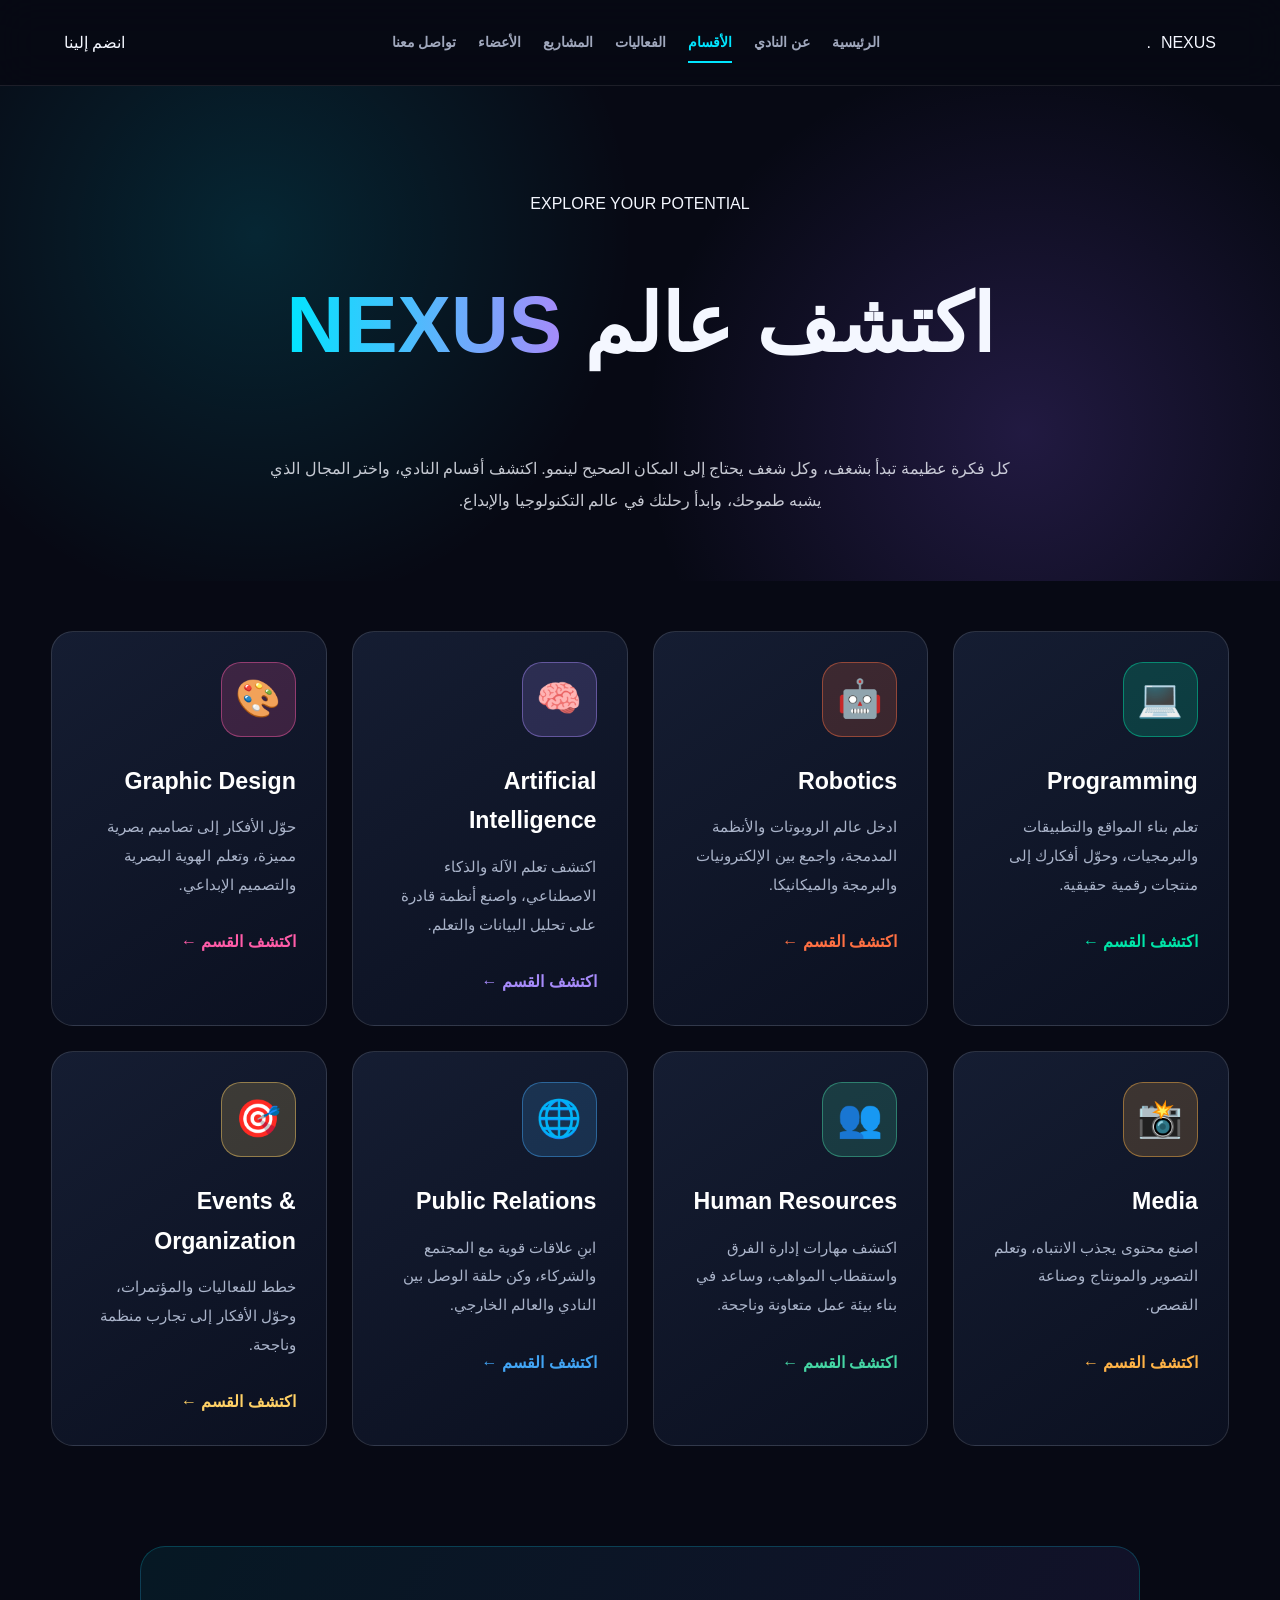
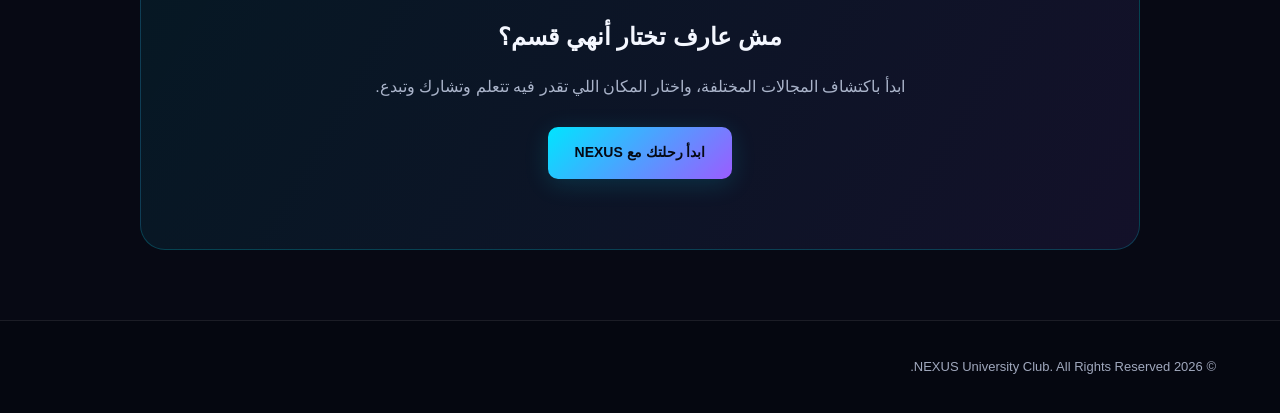
<file: pages/departments.html>
<!DOCTYPE html>
<html lang="ar" dir="rtl">
<head>
    <meta charset="UTF-8">
    <meta name="viewport" content="width=device-width, initial-scale=1.0">
    <title>NEXUS | Departments</title>

    <link rel="stylesheet" href="../css/style.css">
    <link rel="stylesheet" href="../css/responsive.css">
    <link rel="stylesheet" href="../css/animations.css">

    <style>
        .departments-hero {
            min-height: 55vh;
            display: flex;
            flex-direction: column;
            justify-content: center;
            align-items: center;
            text-align: center;
            padding: 100px 20px 60px;
            background:
                radial-gradient(circle at 20% 30%, #00e5ff22, transparent 35%),
                radial-gradient(circle at 80% 70%, #8b5cf633, transparent 35%);
        }

        .departments-hero h1 {
            font-size: clamp(2.5rem, 7vw, 5rem);
            margin-bottom: 20px;
        }

        .departments-hero h1 span {
            background: linear-gradient(90deg, #00e5ff, #a78bfa);
            -webkit-background-clip: text;
            background-clip: text;
            color: transparent;
        }

        .departments-hero p {
            max-width: 750px;
            line-height: 2;
            opacity: .8;
        }

        .departments-grid {
            width: min(1200px, 92%);
            margin: 50px auto 100px;
            display: grid;
            grid-template-columns: repeat(auto-fit, minmax(240px, 1fr));
            gap: 25px;
        }

        a.department-card {
            display: block;
            color: inherit;
            text-decoration: none;
            position: relative;
            overflow: hidden;
            min-height: 310px;
            padding: 30px;
            border: 1px solid #ffffff20;
            border-radius: 22px;
            background: linear-gradient(145deg, #151d32, #0b1020);
            transition: .4s ease;
        }

        a.department-card::before {
            content: "";
            position: absolute;
            width: 180px;
            height: 180px;
            border-radius: 50%;
            filter: blur(65px);
            opacity: .25;
            top: -60px;
            left: -60px;
            transition: .4s;
            pointer-events: none;
        }

        a.department-card:hover {
            transform: translateY(-12px);
            border-color: var(--dept-color);
            box-shadow: 0 15px 45px #0008;
        }

        a.department-card:hover::before {
            opacity: .65;
            transform: scale(1.5);
        }

        .department-icon {
            width: 75px;
            height: 75px;
            display: grid;
            place-items: center;
            border-radius: 20px;
            font-size: 2.3rem;
            margin-bottom: 25px;
            background: color-mix(in srgb, var(--dept-color) 18%, transparent);
            border: 1px solid color-mix(in srgb, var(--dept-color) 45%, transparent);
        }

        .department-card h2 {
            font-size: 1.45rem;
            margin-bottom: 12px;
            color: #fff;
        }

        .department-card p {
            line-height: 1.9;
            color: #aab4ca;
            font-size: .95rem;
        }

        .department-card .card-link {
            display: inline-block;
            margin-top: 25px;
            color: var(--dept-color);
            font-weight: bold;
        }

        .dept-programming { --dept-color: #00e5a8; }
        .dept-robotics { --dept-color: #ff7043; }
        .dept-ai { --dept-color: #a78bfa; }
        .dept-design { --dept-color: #ff5ca8; }
        .dept-media { --dept-color: #ffb347; }
        .dept-hr { --dept-color: #45d6a4; }
        .dept-pr { --dept-color: #42a5f5; }
        .dept-organization { --dept-color: #ffd166; }

        .dept-programming::before { background: #00e5a8; }
        .dept-robotics::before { background: #ff7043; }
        .dept-ai::before { background: #a78bfa; }
        .dept-design::before { background: #ff5ca8; }
        .dept-media::before { background: #ffb347; }
        .dept-hr::before { background: #45d6a4; }
        .dept-pr::before { background: #42a5f5; }
        .dept-organization::before { background: #ffd166; }

        .departments-cta {
            text-align: center;
            padding: 70px 20px;
            margin: 0 auto 70px;
            width: min(1000px, 92%);
            border: 1px solid #00e5ff35;
            border-radius: 25px;
            background: linear-gradient(120deg, #00e5ff12, #8b5cf618);
        }

        .departments-cta h2 {
            margin-bottom: 15px;
        }

        .departments-cta p {
            color: #aab4ca;
            margin-bottom: 25px;
            line-height: 1.8;
        }
    </style>
</head>

<body>

    <!-- Navigation -->
    <header class="navbar">
        <div class="container nav-container">
            <a href="../index.html" class="logo">NEXUS<span>.</span></a>

            <nav class="nav-links">
                <a href="../index.html">الرئيسية</a>
                <a href="about.html">عن النادي</a>
                <a href="departments.html" class="active">الأقسام</a>
                <a href="events.html">الفعاليات</a>
                <a href="projects.html">المشاريع</a>
                <a href="members.html">الأعضاء</a>
                <a href="contact.html">تواصل معنا</a>
            </nav>

            <a href="join.html" class="nav-cta">انضم إلينا</a>
        </div>
    </header>

    <!-- Hero -->
    <section class="departments-hero">
        <span class="section-tag">EXPLORE YOUR POTENTIAL</span>

        <h1>
            اكتشف عالم <span>NEXUS</span>
        </h1>

        <p>
            كل فكرة عظيمة تبدأ بشغف، وكل شغف يحتاج إلى المكان الصحيح لينمو.
            اكتشف أقسام النادي، واختر المجال الذي يشبه طموحك،
            وابدأ رحلتك في عالم التكنولوجيا والإبداع.
        </p>
    </section>

    <!-- Departments -->
    <section class="departments-grid">

        <a href="programming.html"
           class="department-card dept-programming reveal">
            <div class="department-icon">💻</div>
            <h2>Programming</h2>
            <p>
                تعلم بناء المواقع والتطبيقات والبرمجيات،
                وحوّل أفكارك إلى منتجات رقمية حقيقية.
            </p>
            <span class="card-link">اكتشف القسم ←</span>
        </a>

        <a href="robotics.html"
           class="department-card dept-robotics reveal">
            <div class="department-icon">🤖</div>
            <h2>Robotics</h2>
            <p>
                ادخل عالم الروبوتات والأنظمة المدمجة،
                واجمع بين الإلكترونيات والبرمجة والميكانيكا.
            </p>
            <span class="card-link">اكتشف القسم ←</span>
        </a>

        <a href="ai.html"
           class="department-card dept-ai reveal">
            <div class="department-icon">🧠</div>
            <h2>Artificial Intelligence</h2>
            <p>
                اكتشف تعلم الآلة والذكاء الاصطناعي،
                واصنع أنظمة قادرة على تحليل البيانات والتعلم.
            </p>
            <span class="card-link">اكتشف القسم ←</span>
        </a>

        <a href="design.html"
           class="department-card dept-design reveal">
            <div class="department-icon">🎨</div>
            <h2>Graphic Design</h2>
            <p>
                حوّل الأفكار إلى تصاميم بصرية مميزة،
                وتعلم الهوية البصرية والتصميم الإبداعي.
            </p>
            <span class="card-link">اكتشف القسم ←</span>
        </a>

        <a href="media.html"
           class="department-card dept-media reveal">
            <div class="department-icon">📸</div>
            <h2>Media</h2>
            <p>
                اصنع محتوى يجذب الانتباه،
                وتعلم التصوير والمونتاج وصناعة القصص.
            </p>
            <span class="card-link">اكتشف القسم ←</span>
        </a>

        <a href="hr.html"
           class="department-card dept-hr reveal">
            <div class="department-icon">👥</div>
            <h2>Human Resources</h2>
            <p>
                اكتشف مهارات إدارة الفرق واستقطاب المواهب،
                وساعد في بناء بيئة عمل متعاونة وناجحة.
            </p>
            <span class="card-link">اكتشف القسم ←</span>
        </a>

        <a href="pr.html"
           class="department-card dept-pr reveal">
            <div class="department-icon">🌐</div>
            <h2>Public Relations</h2>
            <p>
                ابنِ علاقات قوية مع المجتمع والشركاء،
                وكن حلقة الوصل بين النادي والعالم الخارجي.
            </p>
            <span class="card-link">اكتشف القسم ←</span>
        </a>

        <a href="organization.html"
           class="department-card dept-organization reveal">
            <div class="department-icon">🎯</div>
            <h2>Events & Organization</h2>
            <p>
                خطط للفعاليات والمؤتمرات،
                وحوّل الأفكار إلى تجارب منظمة وناجحة.
            </p>
            <span class="card-link">اكتشف القسم ←</span>
        </a>

    </section>

    <!-- CTA -->
    <section class="departments-cta reveal">
        <h2>مش عارف تختار أنهي قسم؟</h2>
        <p>
            ابدأ باكتشاف المجالات المختلفة، واختار المكان
            اللي تقدر فيه تتعلم وتشارك وتبدع.
        </p>
        <a href="join.html" class="btn btn-primary">ابدأ رحلتك مع NEXUS</a>
    </section>

    <!-- Footer -->
    <footer class="footer">
        <div class="container">
            <p>© 2026 NEXUS University Club. All Rights Reserved.</p>
        </div>
    </footer>

    <script src="../js/main.js"></script>
    <script src="../js/navigation.js"></script>
    <script src="../js/animations.js"></script>

</body>
</html>
</file>
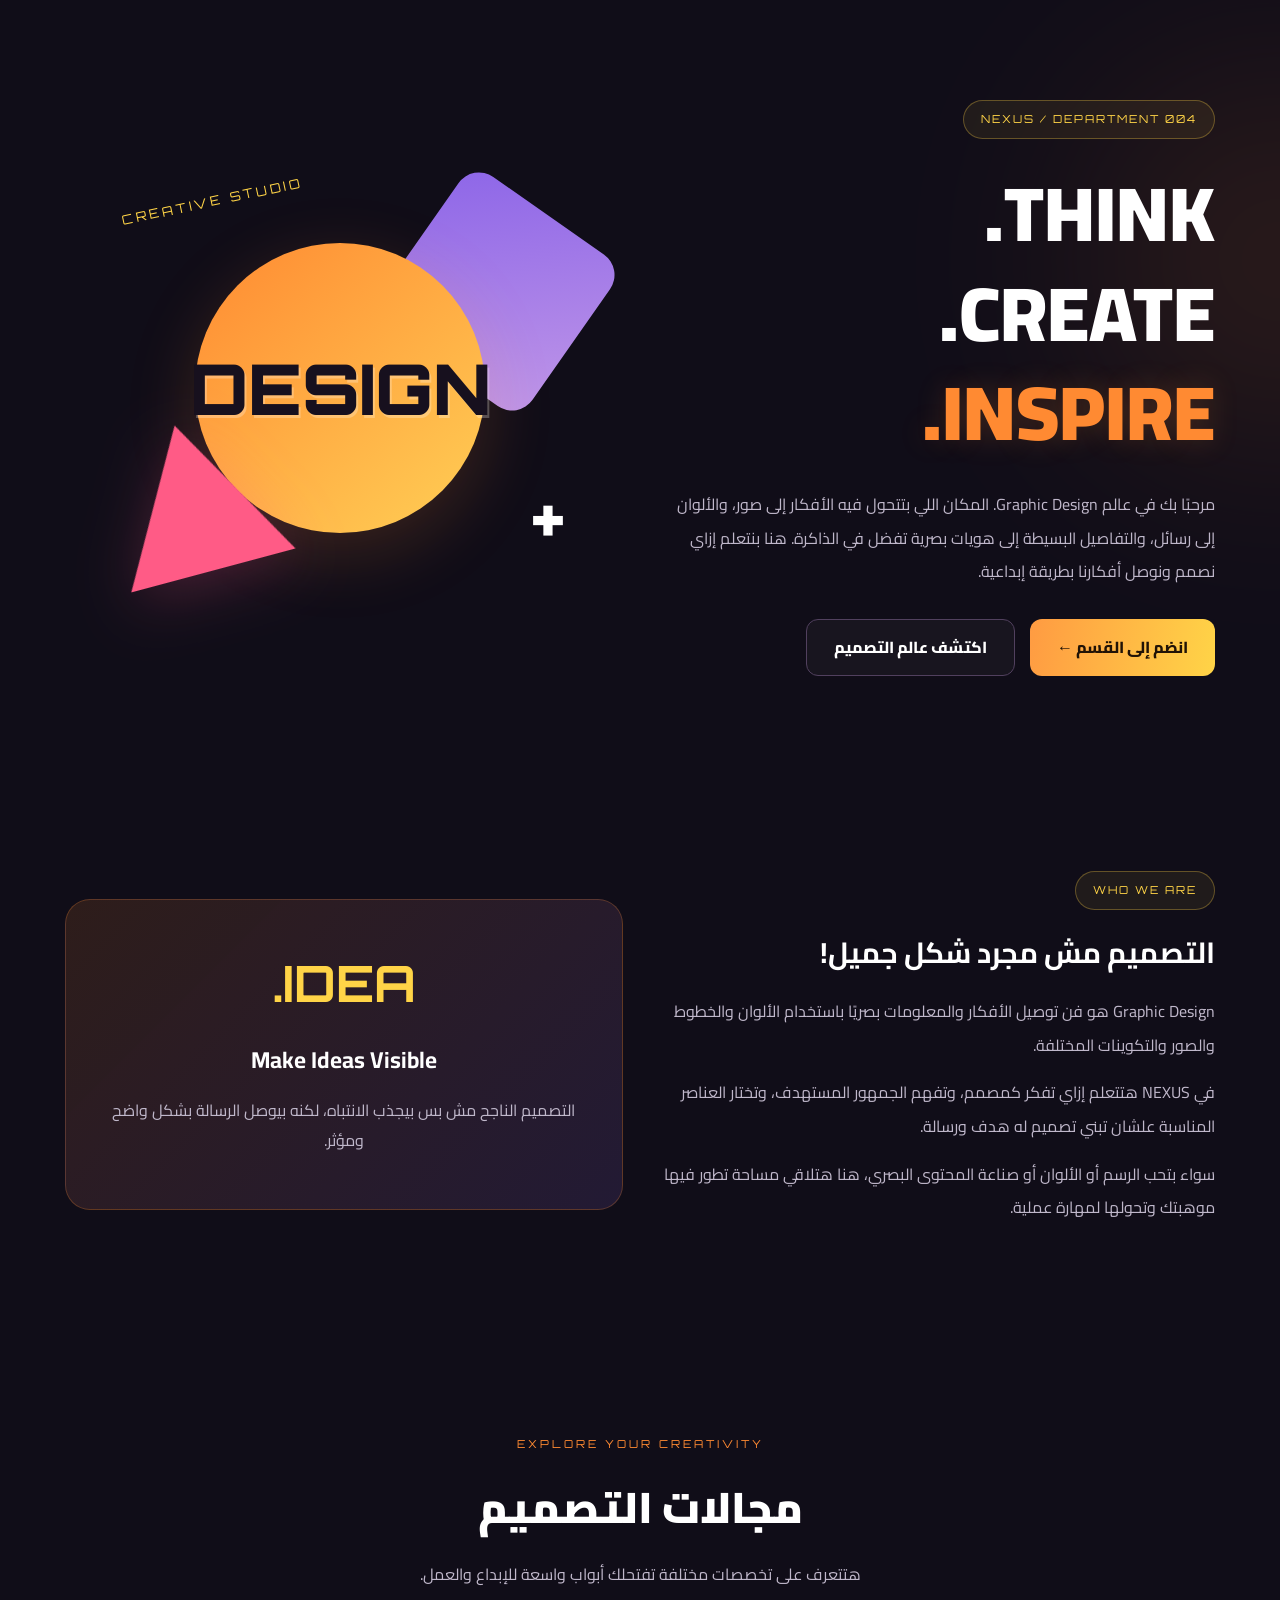
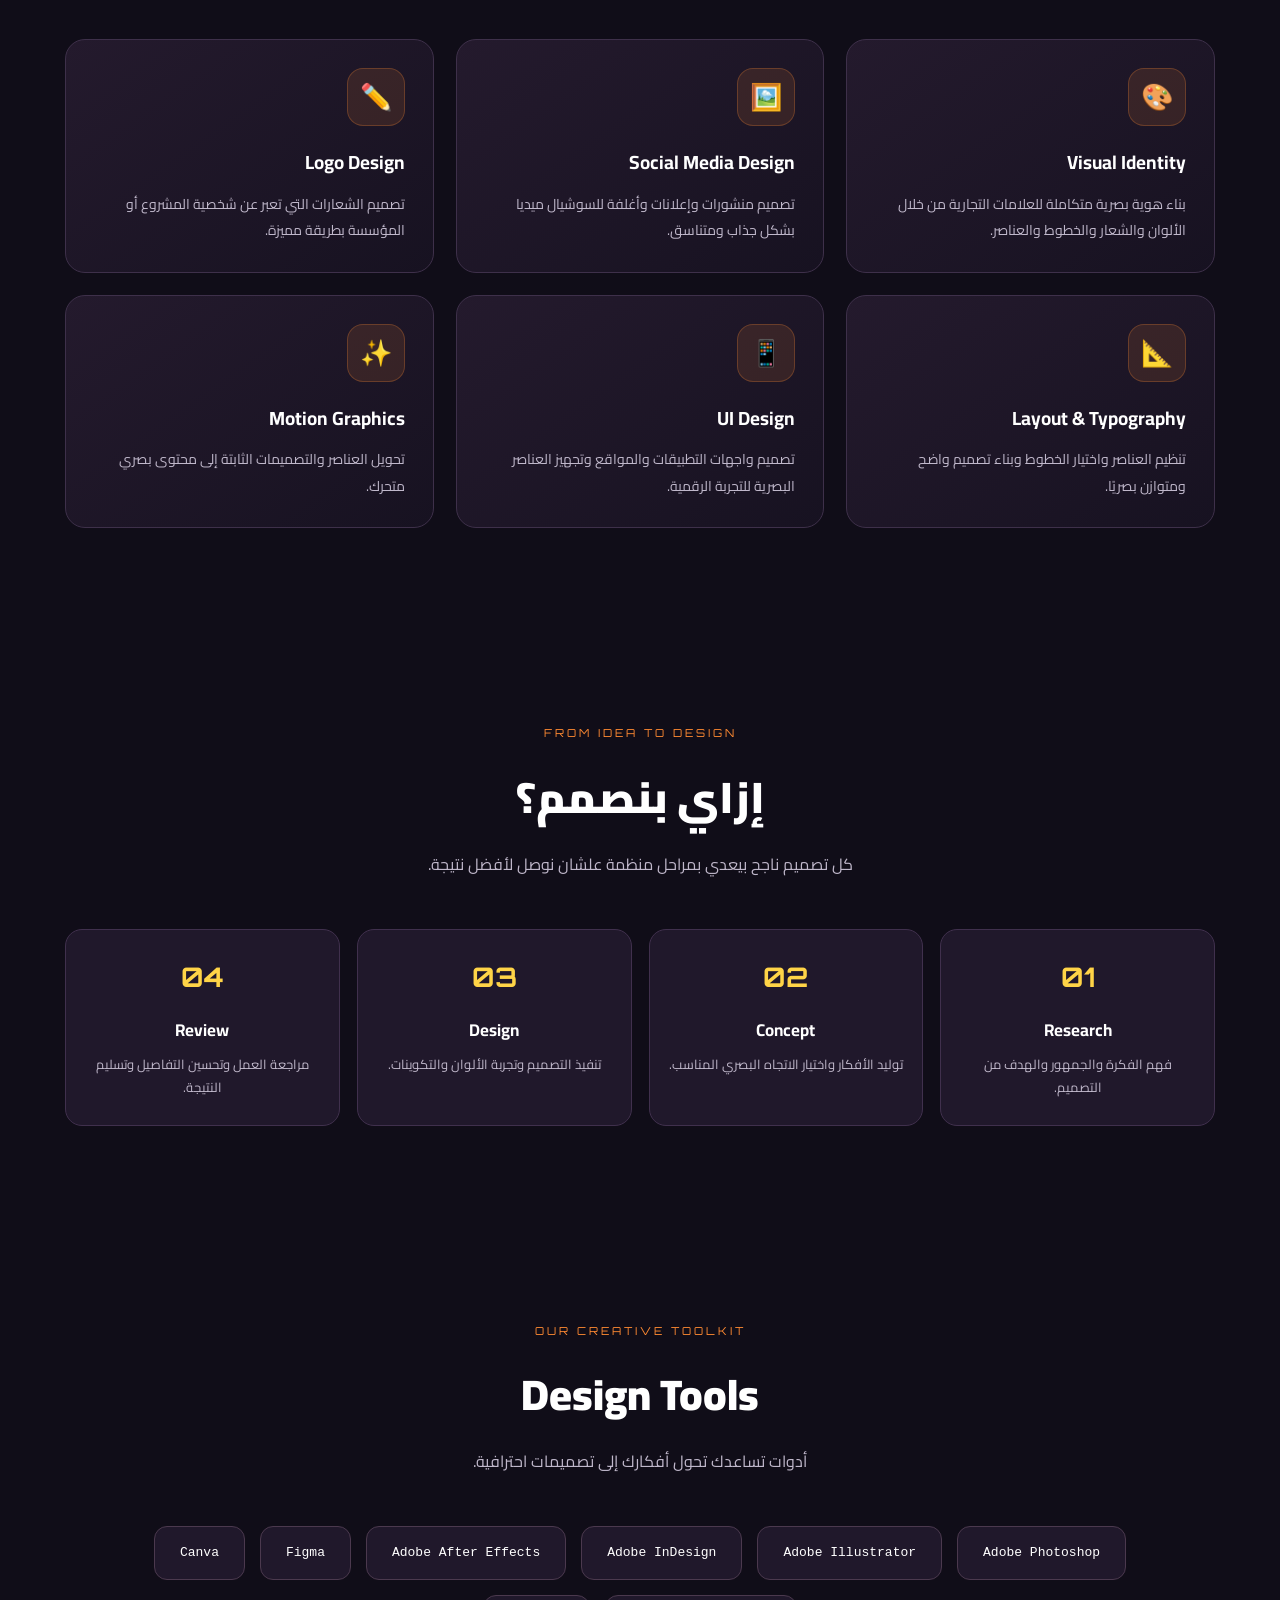
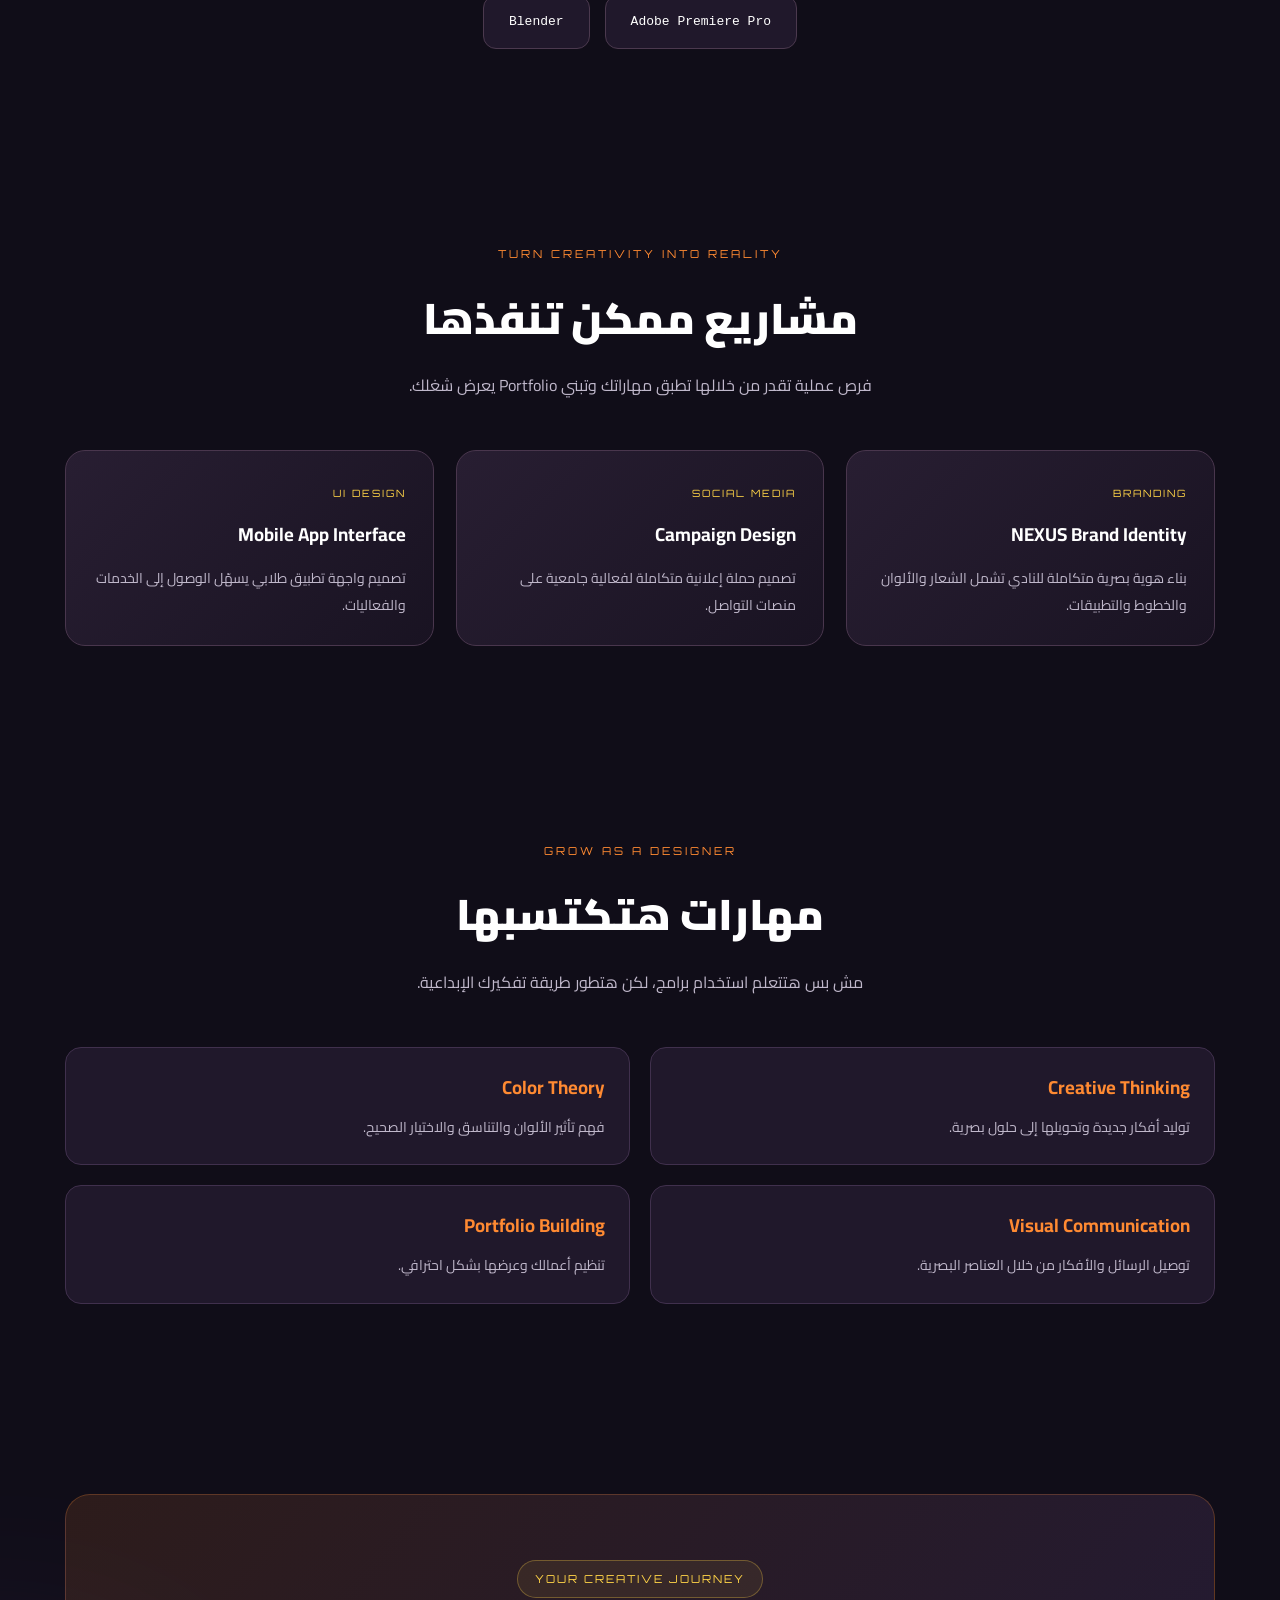
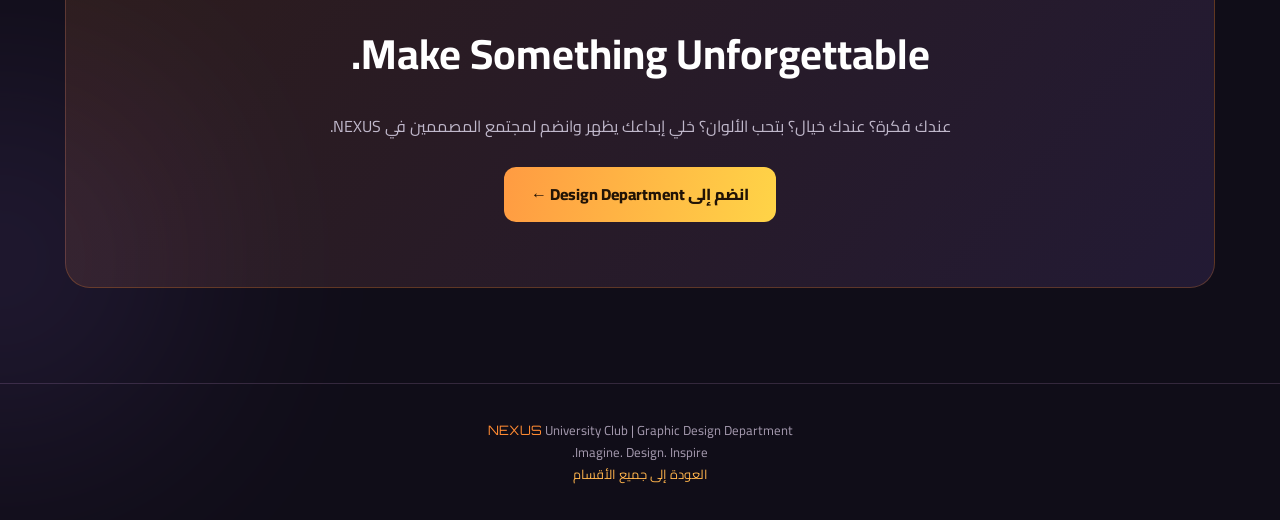
<file: pages/design.html>
<!DOCTYPE html>
<html lang="ar" dir="rtl">
<head>
    <meta charset="UTF-8">
    <meta name="viewport" content="width=device-width, initial-scale=1.0">
    <title>Graphic Design | NEXUS</title>

    <link rel="stylesheet" href="../css/style.css">
    <link rel="stylesheet" href="../css/responsive.css">
    <link rel="stylesheet" href="../css/animations.css">

    <link href="https://fonts.googleapis.com/css2?family=Cairo:wght@400;500;600;700;800;900&family=Orbitron:wght@500;600;700;800&display=swap" rel="stylesheet">

    <style>
        :root {
            --ds-orange: #ff8a32;
            --ds-yellow: #ffd447;
            --ds-purple: #a77bff;
            --ds-bg: #100d18;
            --ds-muted: #c0b8cb;
        }

        body {
            background: var(--ds-bg);
            color: #fff;
            font-family: 'Cairo', sans-serif;
            overflow-x: hidden;
        }

        .ds-page {
            overflow: hidden;
            position: relative;
        }

        .ds-container {
            width: min(1150px, 90%);
            margin: auto;
        }

        .ds-section {
            padding: 95px 0;
            position: relative;
        }

        .ds-bg-shape {
            position: absolute;
            width: 320px;
            height: 320px;
            border-radius: 50%;
            filter: blur(130px);
            opacity: .17;
            pointer-events: none;
        }

        .ds-bg-shape.one {
            background: var(--ds-orange);
            top: 100px;
            right: -160px;
        }

        .ds-bg-shape.two {
            background: var(--ds-purple);
            bottom: 100px;
            left: -160px;
        }

        .ds-label {
            display: inline-block;
            padding: 9px 17px;
            color: var(--ds-yellow);
            border: 1px solid rgba(255,212,71,.3);
            background: rgba(255,212,71,.07);
            border-radius: 30px;
            font-family: 'Orbitron', sans-serif;
            font-size: 11px;
            letter-spacing: 2px;
        }

        /* HERO */

        .ds-hero {
            min-height: 720px;
            padding: 100px 0;
            display: flex;
            align-items: center;
            position: relative;
        }

        .ds-hero-grid {
            display: grid;
            grid-template-columns: 1fr 1fr;
            align-items: center;
            gap: 50px;
        }

        .ds-hero h1 {
            font-size: clamp(42px, 6vw, 78px);
            line-height: 1.3;
            margin: 25px 0;
            font-weight: 900;
        }

        .ds-hero h1 span {
            color: var(--ds-orange);
            text-shadow: 0 0 30px rgba(255,138,50,.2);
        }

        .ds-hero p {
            color: var(--ds-muted);
            line-height: 2.1;
            font-size: 16px;
        }

        .ds-buttons {
            display: flex;
            flex-wrap: wrap;
            gap: 15px;
            margin-top: 30px;
        }

        .ds-btn {
            display: inline-flex;
            justify-content: center;
            align-items: center;
            padding: 14px 27px;
            border-radius: 12px;
            text-decoration: none;
            font-weight: 800;
            transition: .3s;
        }

        .ds-btn.primary {
            color: #211306;
            background: linear-gradient(100deg, #ff9b42, #ffd447);
        }

        .ds-btn.secondary {
            color: white;
            border: 1px solid #51405e;
            background: rgba(255,255,255,.03);
        }

        .ds-btn:hover {
            transform: translateY(-5px) rotate(-1deg);
            box-shadow: 0 12px 30px rgba(255,138,50,.2);
        }

        /* ARTWORK */

        .ds-artwork {
            height: 440px;
            position: relative;
            display: flex;
            align-items: center;
            justify-content: center;
        }

        .ds-art-circle {
            width: 290px;
            height: 290px;
            border-radius: 50%;
            background: linear-gradient(140deg, #ff8a32, #ffcf55);
            position: absolute;
            animation: ds-float 5s ease-in-out infinite;
            box-shadow: 0 20px 70px rgba(255,138,50,.18);
        }

        .ds-art-square {
            width: 185px;
            height: 185px;
            background: linear-gradient(140deg, #9b70ff, #d3a5ff);
            position: absolute;
            border-radius: 25px;
            transform: rotate(35deg);
            right: 5%;
            top: 7%;
            opacity: .9;
            animation: ds-rotate 18s linear infinite;
        }

        .ds-art-triangle {
            position: absolute;
            left: 8%;
            bottom: 8%;
            width: 0;
            height: 0;
            border-left: 85px solid transparent;
            border-right: 85px solid transparent;
            border-bottom: 150px solid #ff5b86;
            filter: drop-shadow(0 10px 30px rgba(255,91,134,.25));
            transform: rotate(-15deg);
            animation: ds-float 6s ease-in-out infinite;
        }

        .ds-art-center {
            position: relative;
            z-index: 3;
            font-family: 'Orbitron', sans-serif;
            font-size: 70px;
            font-weight: 900;
            color: #17101e;
            text-shadow: 2px 3px rgba(255,255,255,.25);
        }

        .ds-art-text {
            position: absolute;
            top: 5%;
            left: 10%;
            color: var(--ds-yellow);
            font-family: 'Orbitron', sans-serif;
            font-size: 13px;
            letter-spacing: 3px;
            transform: rotate(-12deg);
        }

        .ds-art-plus {
            position: absolute;
            bottom: 9%;
            right: 9%;
            color: white;
            font-size: 65px;
            font-weight: 900;
        }

        @keyframes ds-float {
            0%,100% { transform: translateY(0); }
            50% { transform: translateY(-18px); }
        }

        @keyframes ds-rotate {
            to { transform: rotate(395deg); }
        }

        /* HEADINGS */

        .ds-heading {
            text-align: center;
            margin-bottom: 50px;
        }

        .ds-heading small {
            color: var(--ds-orange);
            font-family: 'Orbitron', sans-serif;
            letter-spacing: 3px;
            font-size: 11px;
        }

        .ds-heading h2 {
            font-size: clamp(28px, 4vw, 43px);
            margin: 15px 0;
            font-weight: 900;
        }

        .ds-heading p {
            max-width: 650px;
            margin: auto;
            color: var(--ds-muted);
            line-height: 1.9;
        }

        /* INTRO */

        .ds-intro {
            display: grid;
            grid-template-columns: 1fr 1fr;
            gap: 35px;
            align-items: center;
        }

        .ds-intro h3 {
            font-size: 29px;
            margin: 18px 0;
        }

        .ds-intro p {
            color: var(--ds-muted);
            line-height: 2.1;
            margin-bottom: 14px;
        }

        .ds-quote {
            background: linear-gradient(135deg, rgba(255,138,50,.13), rgba(167,123,255,.12));
            border: 1px solid rgba(255,138,50,.25);
            border-radius: 25px;
            padding: 40px;
            text-align: center;
        }

        .ds-quote strong {
            display: block;
            font-size: 50px;
            color: var(--ds-yellow);
            font-family: 'Orbitron', sans-serif;
        }

        .ds-quote h3 {
            font-size: 23px;
            margin: 15px 0;
        }

        .ds-quote p {
            color: var(--ds-muted);
            line-height: 1.9;
        }

        /* CARDS */

        .ds-cards {
            display: grid;
            grid-template-columns: repeat(3, 1fr);
            gap: 22px;
        }

        .ds-card {
            background: linear-gradient(145deg, #241a2d, #171221);
            border: 1px solid #3e304a;
            border-radius: 20px;
            padding: 28px;
            transition: .35s;
            position: relative;
            overflow: hidden;
        }

        .ds-card:hover {
            transform: translateY(-9px);
            border-color: var(--ds-orange);
            box-shadow: 0 15px 35px rgba(255,138,50,.09);
        }

        .ds-icon {
            width: 58px;
            height: 58px;
            display: grid;
            place-items: center;
            border-radius: 16px;
            background: rgba(255,138,50,.12);
            border: 1px solid rgba(255,138,50,.25);
            font-size: 26px;
            margin-bottom: 20px;
        }

        .ds-card h3 {
            font-size: 19px;
            margin-bottom: 12px;
        }

        .ds-card p {
            color: var(--ds-muted);
            font-size: 14px;
            line-height: 1.9;
        }

        /* DESIGN PROCESS */

        .ds-process {
            display: grid;
            grid-template-columns: repeat(4, 1fr);
            gap: 17px;
        }

        .ds-process-item {
            background: #20182b;
            border: 1px solid #40304d;
            border-radius: 17px;
            padding: 25px 18px;
            text-align: center;
            transition: .3s;
        }

        .ds-process-item:hover {
            transform: translateY(-7px);
            border-color: var(--ds-yellow);
        }

        .ds-process-item strong {
            font-family: 'Orbitron', sans-serif;
            color: var(--ds-yellow);
            font-size: 27px;
        }

        .ds-process-item h3 {
            margin: 15px 0 8px;
            font-size: 17px;
        }

        .ds-process-item p {
            color: var(--ds-muted);
            font-size: 13px;
            line-height: 1.8;
        }

        /* TOOLS */

        .ds-tools {
            display: flex;
            flex-wrap: wrap;
            justify-content: center;
            gap: 15px;
        }

        .ds-tool {
            padding: 15px 25px;
            border-radius: 13px;
            border: 1px solid #4b394e;
            background: #20182b;
            font-family: monospace;
            transition: .3s;
        }

        .ds-tool:hover {
            color: var(--ds-yellow);
            border-color: var(--ds-yellow);
            transform: translateY(-4px);
        }

        /* PROJECTS */

        .ds-project {
            background: linear-gradient(135deg, #281e32, #191322);
            border: 1px solid #49364d;
            border-radius: 20px;
            padding: 27px;
        }

        .ds-project-label {
            color: var(--ds-yellow);
            font-family: 'Orbitron', sans-serif;
            font-size: 10px;
            letter-spacing: 2px;
        }

        .ds-project h3 {
            margin: 14px 0;
        }

        .ds-project p {
            color: var(--ds-muted);
            line-height: 1.9;
            font-size: 14px;
        }

        /* SKILLS */

        .ds-skills {
            display: grid;
            grid-template-columns: repeat(2, 1fr);
            gap: 20px;
        }

        .ds-skill {
            padding: 24px;
            background: #20182b;
            border: 1px solid #40304d;
            border-radius: 16px;
        }

        .ds-skill h3 {
            color: var(--ds-orange);
            margin-bottom: 10px;
        }

        .ds-skill p {
            color: var(--ds-muted);
            font-size: 14px;
            line-height: 1.9;
        }

        /* CTA */

        .ds-final {
            text-align: center;
            padding: 65px 25px;
            background: linear-gradient(130deg, rgba(255,138,50,.12), rgba(167,123,255,.12));
            border: 1px solid rgba(255,138,50,.25);
            border-radius: 25px;
        }

        .ds-final h2 {
            font-size: clamp(27px, 4vw, 42px);
            margin: 20px 0;
        }

        .ds-final p {
            color: var(--ds-muted);
            line-height: 2;
            margin-bottom: 25px;
        }

        .ds-footer {
            padding: 35px 15px;
            text-align: center;
            color: #a59aaf;
            border-top: 1px solid #34283c;
            font-size: 13px;
        }

        .ds-footer span {
            color: var(--ds-orange);
            font-family: 'Orbitron', sans-serif;
        }

        @media(max-width: 850px) {
            .ds-hero-grid,
            .ds-intro {
                grid-template-columns: 1fr;
            }

            .ds-cards {
                grid-template-columns: repeat(2, 1fr);
            }

            .ds-process {
                grid-template-columns: repeat(2, 1fr);
            }

            .ds-hero {
                min-height: auto;
            }
        }

        @media(max-width: 550px) {
            .ds-section {
                padding: 65px 0;
            }

            .ds-cards,
            .ds-skills {
                grid-template-columns: 1fr;
            }

            .ds-process {
                grid-template-columns: 1fr 1fr;
            }

            .ds-artwork {
                transform: scale(.8);
                margin: -30px 0;
            }

            .ds-hero h1 {
                font-size: 42px;
            }

            .ds-buttons {
                flex-direction: column;
            }

            .ds-btn {
                width: 100%;
            }
        }
    </style>
</head>

<body>

<main class="ds-page">

    <div class="ds-bg-shape one"></div>
    <div class="ds-bg-shape two"></div>

    <!-- HERO -->

    <section class="ds-hero">
        <div class="ds-container ds-hero-grid">

            <div>
                <span class="ds-label">NEXUS / DEPARTMENT 004</span>

                <h1>
                    THINK.<br>
                    CREATE.<br>
                    <span>INSPIRE.</span>
                </h1>

                <p>
                    مرحبًا بك في عالم Graphic Design.
                    المكان اللي بتتحول فيه الأفكار إلى صور،
                    والألوان إلى رسائل، والتفاصيل البسيطة
                    إلى هويات بصرية تفضل في الذاكرة.
                    هنا بنتعلم إزاي نصمم ونوصل أفكارنا بطريقة إبداعية.
                </p>

                <div class="ds-buttons">
                    <a href="join.html?department=Design" class="ds-btn primary">
                        انضم إلى القسم ←
                    </a>

                    <a href="#about" class="ds-btn secondary">
                        اكتشف عالم التصميم
                    </a>
                </div>
            </div>

            <div class="ds-artwork">
                <div class="ds-art-square"></div>
                <div class="ds-art-circle"></div>
                <div class="ds-art-triangle"></div>
                <div class="ds-art-text">CREATIVE STUDIO</div>
                <div class="ds-art-center">DESIGN</div>
                <div class="ds-art-plus">+</div>
            </div>

        </div>
    </section>

    <!-- INTRO -->

    <section class="ds-section" id="about">
        <div class="ds-container ds-intro">

            <div>
                <span class="ds-label">WHO WE ARE</span>

                <h3>التصميم مش مجرد شكل جميل!</h3>

                <p>
                    Graphic Design هو فن توصيل الأفكار والمعلومات
                    بصريًا باستخدام الألوان والخطوط والصور
                    والتكوينات المختلفة.
                </p>

                <p>
                    في NEXUS هتتعلم إزاي تفكر كمصمم،
                    وتفهم الجمهور المستهدف، وتختار العناصر
                    المناسبة علشان تبني تصميم له هدف ورسالة.
                </p>

                <p>
                    سواء بتحب الرسم أو الألوان أو صناعة المحتوى
                    البصري، هنا هتلاقي مساحة تطور فيها موهبتك
                    وتحولها لمهارة عملية.
                </p>
            </div>

            <div class="ds-quote">
                <strong>IDEA.</strong>
                <h3>Make Ideas Visible</h3>
                <p>
                    التصميم الناجح مش بس بيجذب الانتباه،
                    لكنه بيوصل الرسالة بشكل واضح ومؤثر.
                </p>
            </div>

        </div>
    </section>

    <!-- SPECIALTIES -->

    <section class="ds-section">
        <div class="ds-container">

            <div class="ds-heading">
                <small>EXPLORE YOUR CREATIVITY</small>
                <h2>مجالات التصميم</h2>
                <p>
                    هتتعرف على تخصصات مختلفة تفتحلك
                    أبواب واسعة للإبداع والعمل.
                </p>
            </div>

            <div class="ds-cards">

                <div class="ds-card">
                    <div class="ds-icon">🎨</div>
                    <h3>Visual Identity</h3>
                    <p>
                        بناء هوية بصرية متكاملة للعلامات التجارية
                        من خلال الألوان والشعار والخطوط والعناصر.
                    </p>
                </div>

                <div class="ds-card">
                    <div class="ds-icon">🖼️</div>
                    <h3>Social Media Design</h3>
                    <p>
                        تصميم منشورات وإعلانات وأغلفة
                        للسوشيال ميديا بشكل جذاب ومتناسق.
                    </p>
                </div>

                <div class="ds-card">
                    <div class="ds-icon">✏️</div>
                    <h3>Logo Design</h3>
                    <p>
                        تصميم الشعارات التي تعبر عن شخصية
                        المشروع أو المؤسسة بطريقة مميزة.
                    </p>
                </div>

                <div class="ds-card">
                    <div class="ds-icon">📐</div>
                    <h3>Layout & Typography</h3>
                    <p>
                        تنظيم العناصر واختيار الخطوط
                        وبناء تصميم واضح ومتوازن بصريًا.
                    </p>
                </div>

                <div class="ds-card">
                    <div class="ds-icon">📱</div>
                    <h3>UI Design</h3>
                    <p>
                        تصميم واجهات التطبيقات والمواقع
                        وتجهيز العناصر البصرية للتجربة الرقمية.
                    </p>
                </div>

                <div class="ds-card">
                    <div class="ds-icon">✨</div>
                    <h3>Motion Graphics</h3>
                    <p>
                        تحويل العناصر والتصميمات الثابتة
                        إلى محتوى بصري متحرك.
                    </p>
                </div>

            </div>
        </div>
    </section>

    <!-- PROCESS -->

    <section class="ds-section">
        <div class="ds-container">

            <div class="ds-heading">
                <small>FROM IDEA TO DESIGN</small>
                <h2>إزاي بنصمم؟</h2>
                <p>
                    كل تصميم ناجح بيعدي بمراحل منظمة
                    علشان نوصل لأفضل نتيجة.
                </p>
            </div>

            <div class="ds-process">

                <div class="ds-process-item">
                    <strong>01</strong>
                    <h3>Research</h3>
                    <p>فهم الفكرة والجمهور والهدف من التصميم.</p>
                </div>

                <div class="ds-process-item">
                    <strong>02</strong>
                    <h3>Concept</h3>
                    <p>توليد الأفكار واختيار الاتجاه البصري المناسب.</p>
                </div>

                <div class="ds-process-item">
                    <strong>03</strong>
                    <h3>Design</h3>
                    <p>تنفيذ التصميم وتجربة الألوان والتكوينات.</p>
                </div>

                <div class="ds-process-item">
                    <strong>04</strong>
                    <h3>Review</h3>
                    <p>مراجعة العمل وتحسين التفاصيل وتسليم النتيجة.</p>
                </div>

            </div>
        </div>
    </section>

    <!-- TOOLS -->

    <section class="ds-section">
        <div class="ds-container">

            <div class="ds-heading">
                <small>OUR CREATIVE TOOLKIT</small>
                <h2>Design Tools</h2>
                <p>
                    أدوات تساعدك تحول أفكارك
                    إلى تصميمات احترافية.
                </p>
            </div>

            <div class="ds-tools">
                <span class="ds-tool">Adobe Photoshop</span>
                <span class="ds-tool">Adobe Illustrator</span>
                <span class="ds-tool">Adobe InDesign</span>
                <span class="ds-tool">Adobe After Effects</span>
                <span class="ds-tool">Figma</span>
                <span class="ds-tool">Canva</span>
                <span class="ds-tool">Adobe Premiere Pro</span>
                <span class="ds-tool">Blender</span>
            </div>

        </div>
    </section>

    <!-- PROJECTS -->

    <section class="ds-section">
        <div class="ds-container">

            <div class="ds-heading">
                <small>TURN CREATIVITY INTO REALITY</small>
                <h2>مشاريع ممكن تنفذها</h2>
                <p>
                    فرص عملية تقدر من خلالها تطبق مهاراتك
                    وتبني Portfolio يعرض شغلك.
                </p>
            </div>

            <div class="ds-cards">

                <div class="ds-project">
                    <span class="ds-project-label">BRANDING</span>
                    <h3>NEXUS Brand Identity</h3>
                    <p>
                        بناء هوية بصرية متكاملة للنادي
                        تشمل الشعار والألوان والخطوط والتطبيقات.
                    </p>
                </div>

                <div class="ds-project">
                    <span class="ds-project-label">SOCIAL MEDIA</span>
                    <h3>Campaign Design</h3>
                    <p>
                        تصميم حملة إعلانية متكاملة
                        لفعالية جامعية على منصات التواصل.
                    </p>
                </div>

                <div class="ds-project">
                    <span class="ds-project-label">UI DESIGN</span>
                    <h3>Mobile App Interface</h3>
                    <p>
                        تصميم واجهة تطبيق طلابي
                        يسهّل الوصول إلى الخدمات والفعاليات.
                    </p>
                </div>

            </div>
        </div>
    </section>

    <!-- SKILLS -->

    <section class="ds-section">
        <div class="ds-container">

            <div class="ds-heading">
                <small>GROW AS A DESIGNER</small>
                <h2>مهارات هتكتسبها</h2>
                <p>
                    مش بس هتتعلم استخدام برامج،
                    لكن هتطور طريقة تفكيرك الإبداعية.
                </p>
            </div>

            <div class="ds-skills">

                <div class="ds-skill">
                    <h3>Creative Thinking</h3>
                    <p>توليد أفكار جديدة وتحويلها إلى حلول بصرية.</p>
                </div>

                <div class="ds-skill">
                    <h3>Color Theory</h3>
                    <p>فهم تأثير الألوان والتناسق والاختيار الصحيح.</p>
                </div>

                <div class="ds-skill">
                    <h3>Visual Communication</h3>
                    <p>توصيل الرسائل والأفكار من خلال العناصر البصرية.</p>
                </div>

                <div class="ds-skill">
                    <h3>Portfolio Building</h3>
                    <p>تنظيم أعمالك وعرضها بشكل احترافي.</p>
                </div>

            </div>
        </div>
    </section>

    <!-- JOIN -->

    <section class="ds-section">
        <div class="ds-container">

            <div class="ds-final">
                <span class="ds-label">YOUR CREATIVE JOURNEY</span>

                <h2>Make Something Unforgettable.</h2>

                <p>
                    عندك فكرة؟ عندك خيال؟ بتحب الألوان؟
                    خلي إبداعك يظهر وانضم لمجتمع المصممين
                    في NEXUS.
                </p>

                <a href="join.html?department=Design" class="ds-btn primary">
                    انضم إلى Design Department ←
                </a>
            </div>

        </div>
    </section>

    <!-- FOOTER -->

    <footer class="ds-footer">
        <p>
            <span>NEXUS</span> University Club |
            Graphic Design Department
        </p>

        <p>Imagine. Design. Inspire.</p>

        <a href="departments.html" style="color:#ffb44c;text-decoration:none;">
            العودة إلى جميع الأقسام
        </a>
    </footer>

</main>

<script src="../js/main.js"></script>
<script src="../js/navigation.js"></script>
<script src="../js/animations.js"></script>

</body>
</html>
</file>
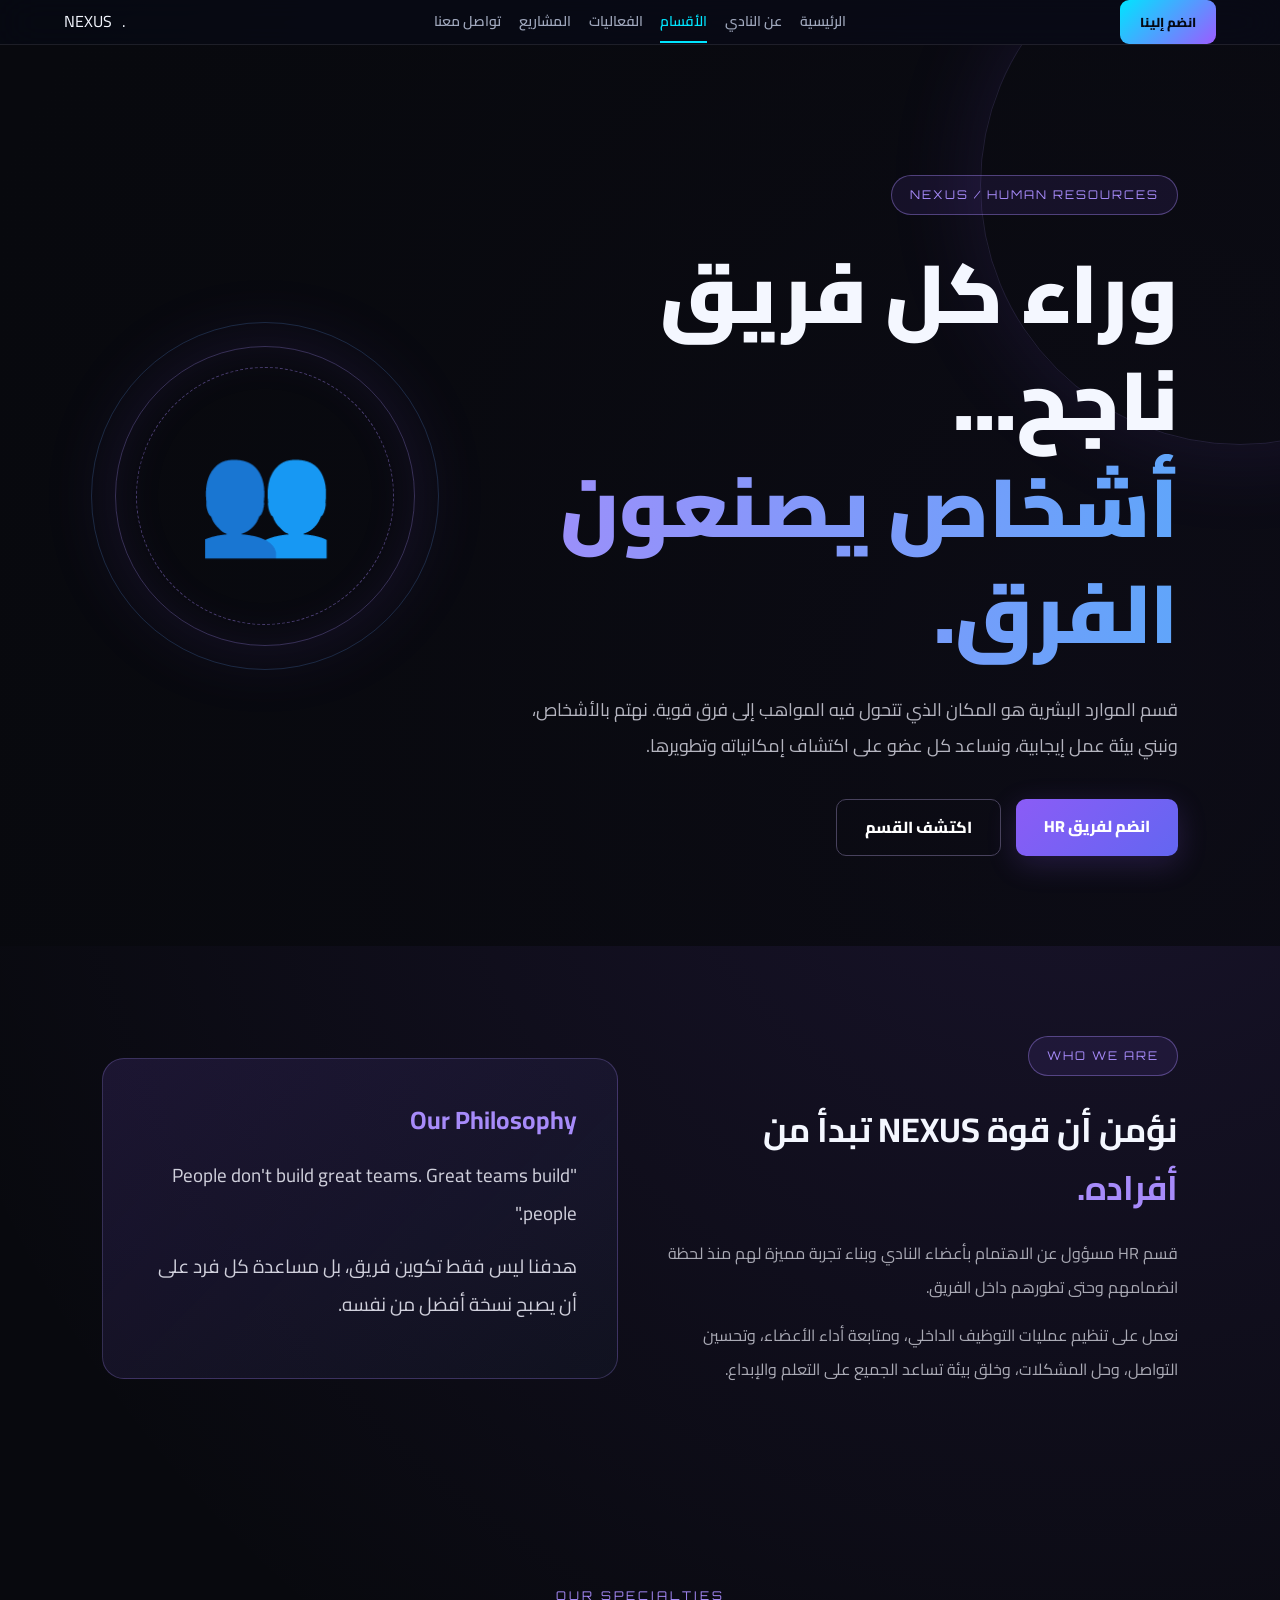
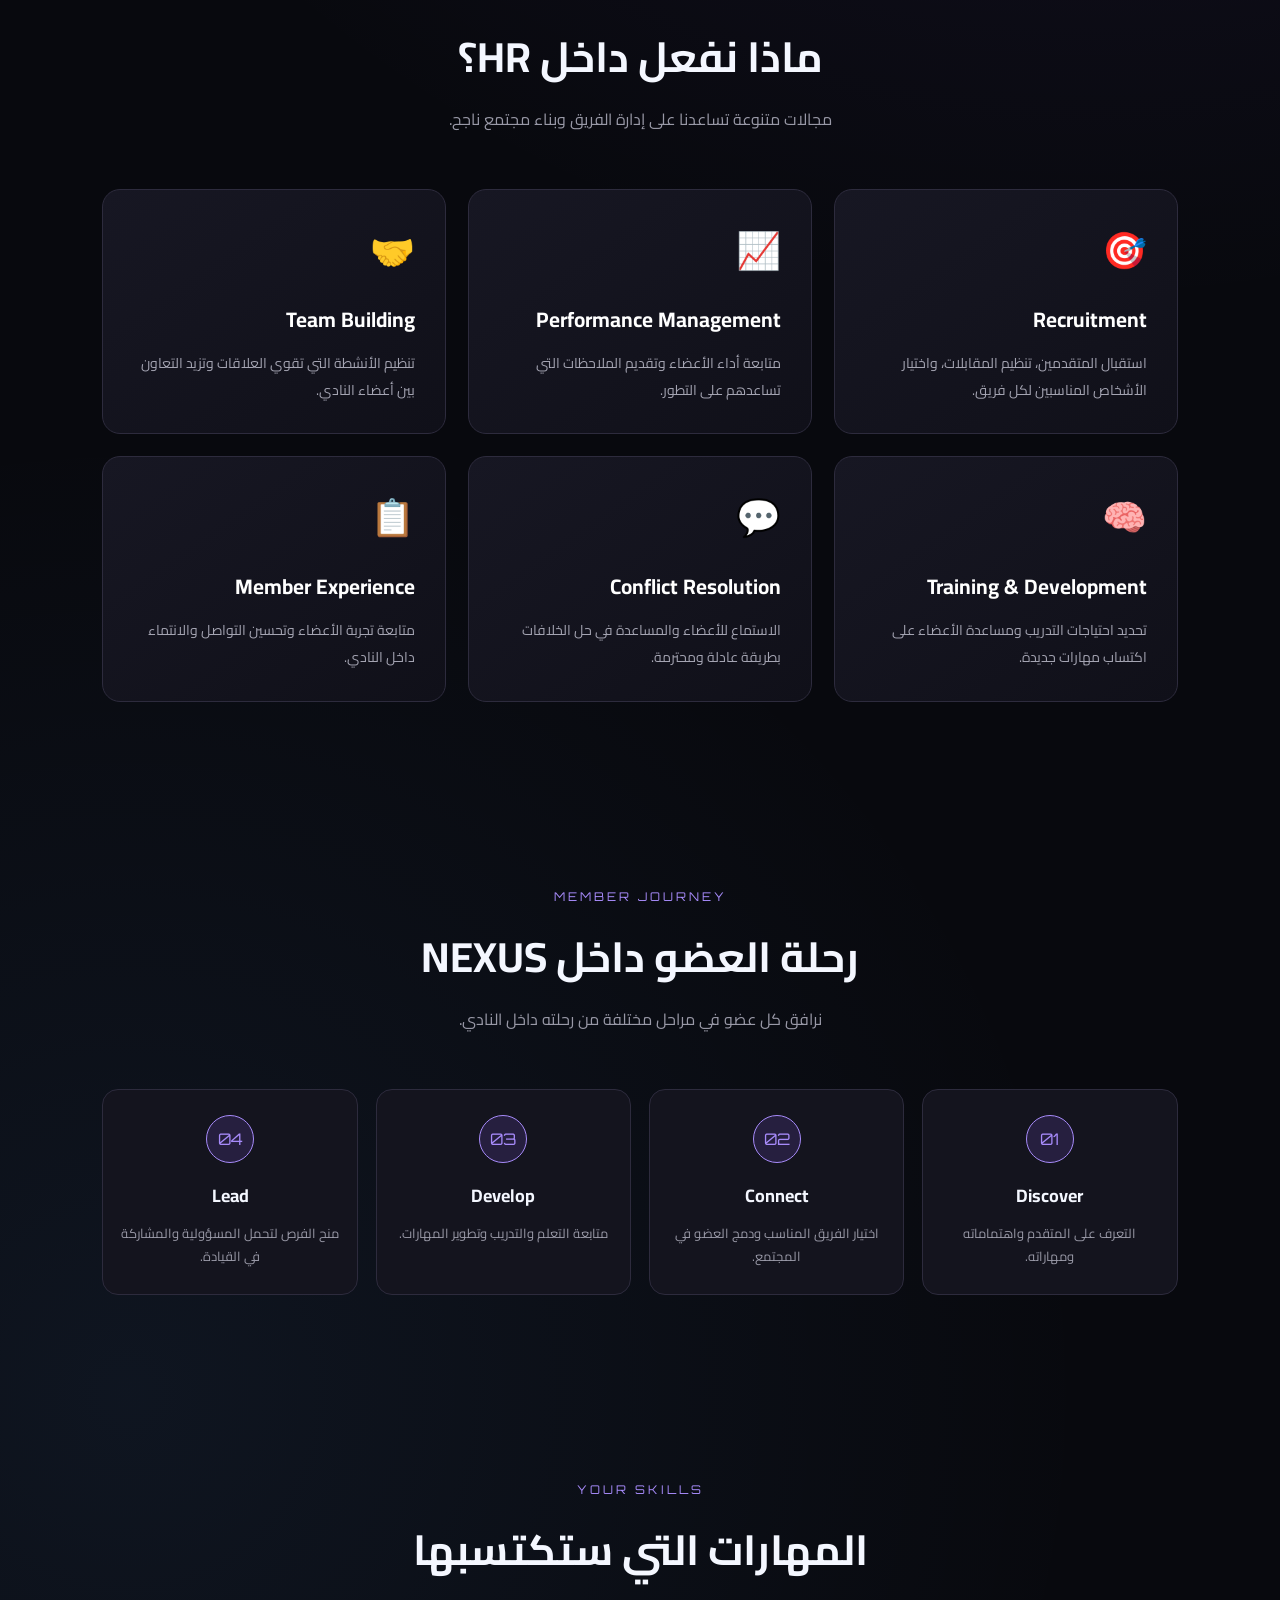
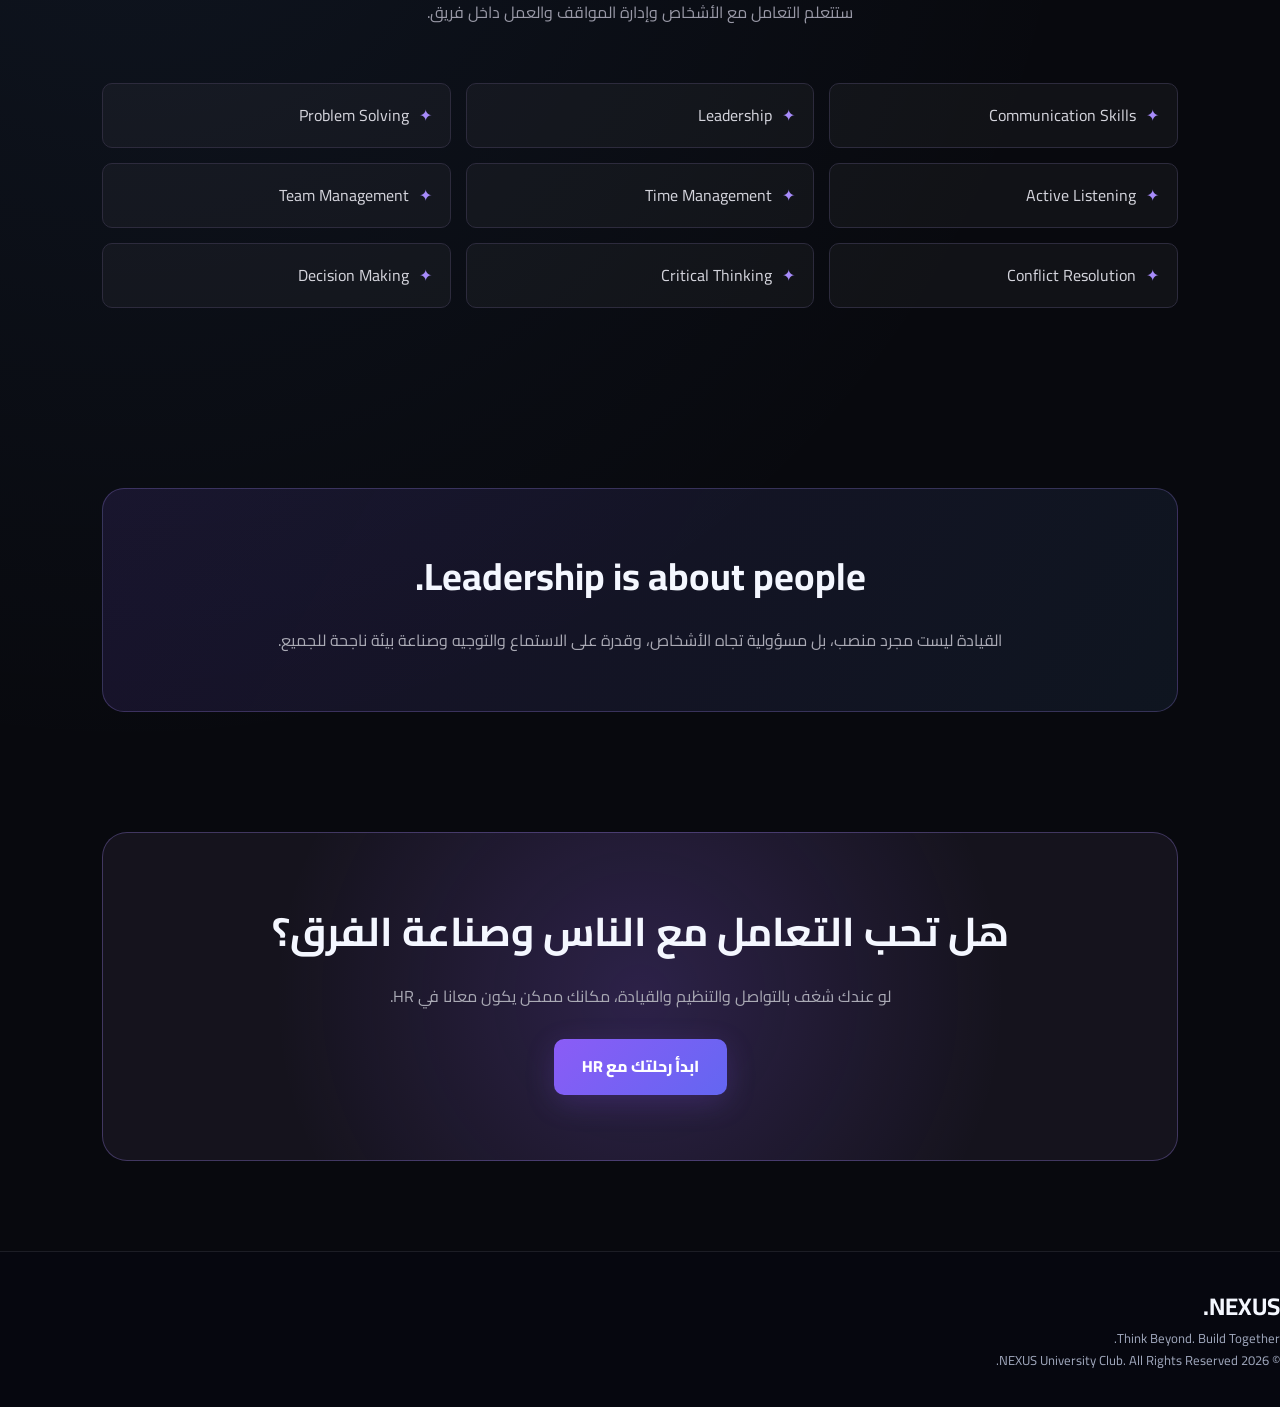
<file: pages/hr.html>
<!DOCTYPE html>
<html lang="ar" dir="rtl">
<head>
    <meta charset="UTF-8">
    <meta name="viewport" content="width=device-width, initial-scale=1.0">
    <title>HR Department | NEXUS</title>

    <link rel="preconnect" href="https://fonts.googleapis.com">
    <link rel="preconnect" href="https://fonts.gstatic.com" crossorigin>
    <link href="https://fonts.googleapis.com/css2?family=Cairo:wght@400;500;600;700;800;900&family=Orbitron:wght@500;600;700;800&display=swap" rel="stylesheet">

    <link rel="stylesheet" href="../css/style.css">
    <link rel="stylesheet" href="../css/responsive.css">
    <link rel="stylesheet" href="../css/animations.css">

    <style>
        :root {
            --hr: #a78bfa;
            --hr-blue: #60a5fa;
            --hr-dark: #312e81;
        }

        body {
            background:
                radial-gradient(circle at 85% 15%, rgba(139,92,246,.13), transparent 30%),
                radial-gradient(circle at 10% 65%, rgba(96,165,250,.08), transparent 30%),
                #08090e;
        }

        .hr-hero {
            min-height: 83vh;
            padding: 130px 8% 90px;
            display: flex;
            align-items: center;
            position: relative;
            overflow: hidden;
            background: linear-gradient(110deg, rgba(8,9,14,.97), rgba(8,9,14,.7));
        }

        .hr-hero::before {
            content: "";
            position: absolute;
            width: 520px;
            height: 520px;
            border-radius: 50%;
            border: 1px solid rgba(167,139,250,.15);
            right: -220px;
            top: -120px;
            box-shadow: 0 0 100px rgba(139,92,246,.12);
        }

        .hr-hero-content {
            max-width: 750px;
            position: relative;
            z-index: 2;
        }

        .hr-label {
            display: inline-block;
            padding: 9px 18px;
            border: 1px solid rgba(167,139,250,.4);
            background: rgba(139,92,246,.1);
            border-radius: 30px;
            color: var(--hr);
            font-family: 'Orbitron', sans-serif;
            font-size: 12px;
            letter-spacing: 2px;
            margin-bottom: 25px;
        }

        .hr-hero h1 {
            font-size: clamp(42px, 7vw, 82px);
            line-height: 1.3;
            font-weight: 900;
            margin-bottom: 25px;
        }

        .hr-hero h1 span {
            display: block;
            background: linear-gradient(90deg, #a78bfa, #60a5fa);
            -webkit-background-clip: text;
            background-clip: text;
            color: transparent;
        }

        .hr-hero p {
            color: #b5b5c0;
            font-size: 18px;
            line-height: 2;
            max-width: 650px;
            margin-bottom: 35px;
        }

        .hr-actions {
            display: flex;
            gap: 15px;
            flex-wrap: wrap;
        }

        .hr-btn {
            display: inline-block;
            padding: 14px 28px;
            border-radius: 10px;
            text-decoration: none;
            font-weight: 800;
            transition: .3s;
        }

        .hr-btn.primary {
            background: linear-gradient(135deg, #8b5cf6, #6366f1);
            color: white;
            box-shadow: 0 8px 30px rgba(139,92,246,.2);
        }

        .hr-btn.secondary {
            border: 1px solid #48425d;
            color: white;
        }

        .hr-btn:hover {
            transform: translateY(-5px);
            box-shadow: 0 12px 30px rgba(139,92,246,.25);
        }

        .hr-visual {
            position: absolute;
            left: 9%;
            top: 50%;
            transform: translateY(-50%);
            width: 300px;
            height: 300px;
            border-radius: 50%;
            border: 1px solid rgba(167,139,250,.3);
            display: flex;
            align-items: center;
            justify-content: center;
            font-size: 110px;
            box-shadow: 0 0 80px rgba(139,92,246,.12), inset 0 0 50px rgba(139,92,246,.08);
            animation: hrFloat 5s ease-in-out infinite;
        }

        .hr-visual::before,
        .hr-visual::after {
            content: "";
            position: absolute;
            inset: 20px;
            border: 1px dashed rgba(167,139,250,.4);
            border-radius: 50%;
            animation: hrRotate 20s linear infinite;
        }

        .hr-visual::after {
            inset: -25px;
            border-style: solid;
            border-color: rgba(96,165,250,.2);
            animation-direction: reverse;
            animation-duration: 30s;
        }

        @keyframes hrFloat {
            0%, 100% { margin-top: 0; }
            50% { margin-top: -15px; }
        }

        @keyframes hrRotate {
            to { transform: rotate(360deg); }
        }

        .hr-section {
            padding: 90px 8%;
        }

        .hr-heading {
            text-align: center;
            margin-bottom: 55px;
        }

        .hr-heading span {
            font-family: 'Orbitron', sans-serif;
            color: var(--hr);
            font-size: 12px;
            letter-spacing: 3px;
        }

        .hr-heading h2 {
            font-size: clamp(28px, 4vw, 42px);
            margin: 12px 0;
        }

        .hr-heading p {
            color: #9999a7;
            line-height: 1.9;
            max-width: 650px;
            margin: auto;
        }

        .hr-intro {
            display: grid;
            grid-template-columns: 1fr 1fr;
            gap: 45px;
            align-items: center;
        }

        .hr-intro h2 {
            font-size: 34px;
            margin-bottom: 20px;
        }

        .hr-intro h2 span {
            color: var(--hr);
        }

        .hr-intro p {
            color: #aaaab5;
            line-height: 2.1;
            margin-bottom: 15px;
        }

        .hr-quote {
            padding: 40px;
            border-radius: 22px;
            background: linear-gradient(135deg, rgba(139,92,246,.14), rgba(96,165,250,.04));
            border: 1px solid rgba(167,139,250,.25);
        }

        .hr-quote strong {
            color: var(--hr);
            display: block;
            font-size: 25px;
            margin-bottom: 15px;
        }

        .hr-quote p {
            font-size: 19px;
            color: #d0d0dc;
            line-height: 2;
        }

        .hr-grid {
            display: grid;
            grid-template-columns: repeat(3, 1fr);
            gap: 22px;
        }

        .hr-card {
            padding: 30px;
            min-height: 245px;
            border-radius: 18px;
            background: linear-gradient(145deg, #171723, #101019);
            border: 1px solid #2d2b3d;
            transition: .35s;
        }

        .hr-card:hover {
            transform: translateY(-9px);
            border-color: var(--hr);
            box-shadow: 0 15px 35px rgba(139,92,246,.1);
        }

        .hr-icon {
            font-size: 36px;
            display: block;
            margin-bottom: 20px;
        }

        .hr-card h3 {
            color: white;
            font-size: 21px;
            margin-bottom: 13px;
        }

        .hr-card p {
            color: #a4a4b2;
            line-height: 1.9;
            font-size: 14px;
        }

        .hr-process {
            display: grid;
            grid-template-columns: repeat(4, 1fr);
            gap: 18px;
        }

        .hr-step {
            text-align: center;
            padding: 25px 15px;
            background: #14141e;
            border: 1px solid #2d2b3d;
            border-radius: 16px;
            transition: .3s;
        }

        .hr-step:hover {
            border-color: var(--hr);
            transform: translateY(-5px);
        }

        .hr-number {
            width: 48px;
            height: 48px;
            border-radius: 50%;
            display: flex;
            justify-content: center;
            align-items: center;
            margin: 0 auto 18px;
            background: rgba(139,92,246,.15);
            border: 1px solid var(--hr);
            color: var(--hr);
            font-family: 'Orbitron', sans-serif;
        }

        .hr-step h3 {
            margin-bottom: 10px;
            font-size: 18px;
        }

        .hr-step p {
            color: #9999a7;
            font-size: 13px;
            line-height: 1.8;
        }

        .hr-skills {
            display: grid;
            grid-template-columns: repeat(3, 1fr);
            gap: 15px;
        }

        .hr-skill {
            padding: 18px;
            border: 1px solid #2d2b3d;
            background: rgba(255,255,255,.035);
            border-radius: 10px;
            color: #d4d4dc;
        }

        .hr-skill::before {
            content: "✦";
            color: var(--hr);
            margin-left: 10px;
        }

        .hr-quote-banner {
            padding: 55px 30px;
            text-align: center;
            border-radius: 22px;
            border: 1px solid rgba(167,139,250,.25);
            background: linear-gradient(120deg, rgba(139,92,246,.12), rgba(96,165,250,.08));
        }

        .hr-quote-banner h2 {
            font-size: clamp(25px, 4vw, 38px);
            margin-bottom: 15px;
        }

        .hr-quote-banner p {
            color: #aaaab5;
            line-height: 2;
        }

        .hr-cta {
            margin: 30px 8% 90px;
            padding: 65px 30px;
            text-align: center;
            border-radius: 25px;
            background: radial-gradient(circle at center, rgba(139,92,246,.2), transparent 65%), #15131d;
            border: 1px solid rgba(167,139,250,.3);
        }

        .hr-cta h2 {
            font-size: clamp(27px, 4vw, 40px);
            margin-bottom: 15px;
        }

        .hr-cta p {
            color: #aaaab5;
            margin-bottom: 28px;
            line-height: 1.9;
        }

        /* NAVBAR FIX */
        @media (min-width: 901px) {
            .navbar {
                display: grid !important;
                grid-template-columns: minmax(130px, 1fr) auto minmax(130px, 1fr);
                align-items: center;
                width: 100%;
                box-sizing: border-box;
                direction: ltr;
                padding-inline: 5%;
                gap: 15px;
            }

            .navbar .logo {
                justify-self: start;
                white-space: nowrap;
            }

            .navbar .nav-links {
                justify-self: center;
                display: flex;
                align-items: center;
                justify-content: center;
                direction: rtl;
                gap: clamp(10px, 1.4vw, 22px);
                white-space: nowrap;
                margin: 0;
            }

            .navbar .nav-join {
                justify-self: end;
                white-space: nowrap;
                margin: 0;
                position: static;
            }
        }

        @media (min-width: 901px) and (max-width: 1150px) {
            .navbar .nav-links {
                gap: 9px;
                font-size: 13px;
            }
        }

        @media (max-width: 1000px) {
            .hr-visual {
                opacity: .14;
                left: -80px;
            }

            .hr-grid {
                grid-template-columns: repeat(2, 1fr);
            }

            .hr-process {
                grid-template-columns: repeat(2, 1fr);
            }
        }

        @media (max-width: 700px) {
            .hr-hero {
                min-height: 75vh;
                padding: 110px 6% 70px;
            }

            .hr-visual {
                display: none;
            }

            .hr-section {
                padding: 65px 6%;
            }

            .hr-intro,
            .hr-grid,
            .hr-skills {
                grid-template-columns: 1fr;
            }

            .hr-cta {
                margin: 20px 5% 60px;
            }
        }

        @media (max-width: 420px) {
            .hr-process {
                grid-template-columns: 1fr;
            }

            .hr-actions {
                flex-direction: column;
            }

            .hr-btn {
                text-align: center;
            }
        }
    </style>
</head>

<body>

    <header class="navbar">
        <div class="logo">NEXUS<span>.</span></div>

        <nav class="nav-links">
            <a href="../index.html">الرئيسية</a>
            <a href="about.html">عن النادي</a>
            <a href="departments.html" class="active">الأقسام</a>
            <a href="events.html">الفعاليات</a>
            <a href="projects.html">المشاريع</a>
            <a href="contact.html">تواصل معنا</a>
        </nav>

        <a href="join.html" class="nav-join">انضم إلينا</a>
    </header>

    <main>

        <section class="hr-hero">
            <div class="hr-hero-content reveal">
                <span class="hr-label">NEXUS / HUMAN RESOURCES</span>

                <h1>
                    وراء كل فريق ناجح...
                    <span>أشخاص يصنعون الفرق.</span>
                </h1>

                <p>
                    قسم الموارد البشرية هو المكان الذي تتحول فيه المواهب
                    إلى فرق قوية. نهتم بالأشخاص، ونبني بيئة عمل إيجابية،
                    ونساعد كل عضو على اكتشاف إمكانياته وتطويرها.
                </p>

                <div class="hr-actions">
                    <a href="join.html?department=HR" class="hr-btn primary">انضم لفريق HR</a>
                    <a href="#specialties" class="hr-btn secondary">اكتشف القسم</a>
                </div>
            </div>

            <div class="hr-visual" aria-hidden="true">👥</div>
        </section>

        <section class="hr-section">
            <div class="hr-intro">
                <div class="reveal">
                    <span class="hr-label">WHO WE ARE</span>

                    <h2>نؤمن أن قوة NEXUS تبدأ من <span>أفراده.</span></h2>

                    <p>
                        قسم HR مسؤول عن الاهتمام بأعضاء النادي وبناء تجربة
                        مميزة لهم منذ لحظة انضمامهم وحتى تطورهم داخل الفريق.
                    </p>

                    <p>
                        نعمل على تنظيم عمليات التوظيف الداخلي، ومتابعة
                        أداء الأعضاء، وتحسين التواصل، وحل المشكلات،
                        وخلق بيئة تساعد الجميع على التعلم والإبداع.
                    </p>
                </div>

                <div class="hr-quote reveal">
                    <strong>Our Philosophy</strong>
                    <p>
                        "People don't build great teams. Great teams
                        build people."
                    </p>
                    <p>
                        هدفنا ليس فقط تكوين فريق، بل مساعدة كل فرد
                        على أن يصبح نسخة أفضل من نفسه.
                    </p>
                </div>
            </div>
        </section>

        <section class="hr-section" id="specialties">
            <div class="hr-heading reveal">
                <span>OUR SPECIALTIES</span>
                <h2>ماذا نفعل داخل HR؟</h2>
                <p>مجالات متنوعة تساعدنا على إدارة الفريق وبناء مجتمع ناجح.</p>
            </div>

            <div class="hr-grid">

                <article class="hr-card reveal">
                    <span class="hr-icon">🎯</span>
                    <h3>Recruitment</h3>
                    <p>استقبال المتقدمين، تنظيم المقابلات، واختيار الأشخاص المناسبين لكل فريق.</p>
                </article>

                <article class="hr-card reveal">
                    <span class="hr-icon">📈</span>
                    <h3>Performance Management</h3>
                    <p>متابعة أداء الأعضاء وتقديم الملاحظات التي تساعدهم على التطور.</p>
                </article>

                <article class="hr-card reveal">
                    <span class="hr-icon">🤝</span>
                    <h3>Team Building</h3>
                    <p>تنظيم الأنشطة التي تقوي العلاقات وتزيد التعاون بين أعضاء النادي.</p>
                </article>

                <article class="hr-card reveal">
                    <span class="hr-icon">🧠</span>
                    <h3>Training & Development</h3>
                    <p>تحديد احتياجات التدريب ومساعدة الأعضاء على اكتساب مهارات جديدة.</p>
                </article>

                <article class="hr-card reveal">
                    <span class="hr-icon">💬</span>
                    <h3>Conflict Resolution</h3>
                    <p>الاستماع للأعضاء والمساعدة في حل الخلافات بطريقة عادلة ومحترمة.</p>
                </article>

                <article class="hr-card reveal">
                    <span class="hr-icon">📋</span>
                    <h3>Member Experience</h3>
                    <p>متابعة تجربة الأعضاء وتحسين التواصل والانتماء داخل النادي.</p>
                </article>

            </div>
        </section>

        <section class="hr-section">
            <div class="hr-heading reveal">
                <span>MEMBER JOURNEY</span>
                <h2>رحلة العضو داخل NEXUS</h2>
                <p>نرافق كل عضو في مراحل مختلفة من رحلته داخل النادي.</p>
            </div>

            <div class="hr-process">

                <div class="hr-step reveal">
                    <div class="hr-number">01</div>
                    <h3>Discover</h3>
                    <p>التعرف على المتقدم واهتماماته ومهاراته.</p>
                </div>

                <div class="hr-step reveal">
                    <div class="hr-number">02</div>
                    <h3>Connect</h3>
                    <p>اختيار الفريق المناسب ودمج العضو في المجتمع.</p>
                </div>

                <div class="hr-step reveal">
                    <div class="hr-number">03</div>
                    <h3>Develop</h3>
                    <p>متابعة التعلم والتدريب وتطوير المهارات.</p>
                </div>

                <div class="hr-step reveal">
                    <div class="hr-number">04</div>
                    <h3>Lead</h3>
                    <p>منح الفرص لتحمل المسؤولية والمشاركة في القيادة.</p>
                </div>

            </div>
        </section>

        <section class="hr-section">
            <div class="hr-heading reveal">
                <span>YOUR SKILLS</span>
                <h2>المهارات التي ستكتسبها</h2>
                <p>ستتعلم التعامل مع الأشخاص وإدارة المواقف والعمل داخل فريق.</p>
            </div>

            <div class="hr-skills reveal">
                <div class="hr-skill">Communication Skills</div>
                <div class="hr-skill">Leadership</div>
                <div class="hr-skill">Problem Solving</div>
                <div class="hr-skill">Active Listening</div>
                <div class="hr-skill">Time Management</div>
                <div class="hr-skill">Team Management</div>
                <div class="hr-skill">Conflict Resolution</div>
                <div class="hr-skill">Critical Thinking</div>
                <div class="hr-skill">Decision Making</div>
            </div>
        </section>

        <section class="hr-section">
            <div class="hr-quote-banner reveal">
                <h2>Leadership is about people.</h2>
                <p>
                    القيادة ليست مجرد منصب، بل مسؤولية تجاه الأشخاص،
                    وقدرة على الاستماع والتوجيه وصناعة بيئة ناجحة للجميع.
                </p>
            </div>
        </section>

        <section class="hr-cta reveal">
            <h2>هل تحب التعامل مع الناس وصناعة الفرق؟</h2>
            <p>
                لو عندك شغف بالتواصل والتنظيم والقيادة،
                مكانك ممكن يكون معانا في HR.
            </p>

            <a href="join.html?department=HR" class="hr-btn primary">
                ابدأ رحلتك مع HR
            </a>
        </section>

    </main>

    <footer class="footer">
        <div class="footer-content">
            <div>
                <h2>NEXUS<span>.</span></h2>
                <p>Think Beyond. Build Together.</p>
            </div>

            <p>© 2026 NEXUS University Club. All Rights Reserved.</p>
        </div>
    </footer>

    <script src="../js/main.js"></script>
    <script src="../js/navigation.js"></script>
    <script src="../js/animations.js"></script>

</body>
</html>
</file>
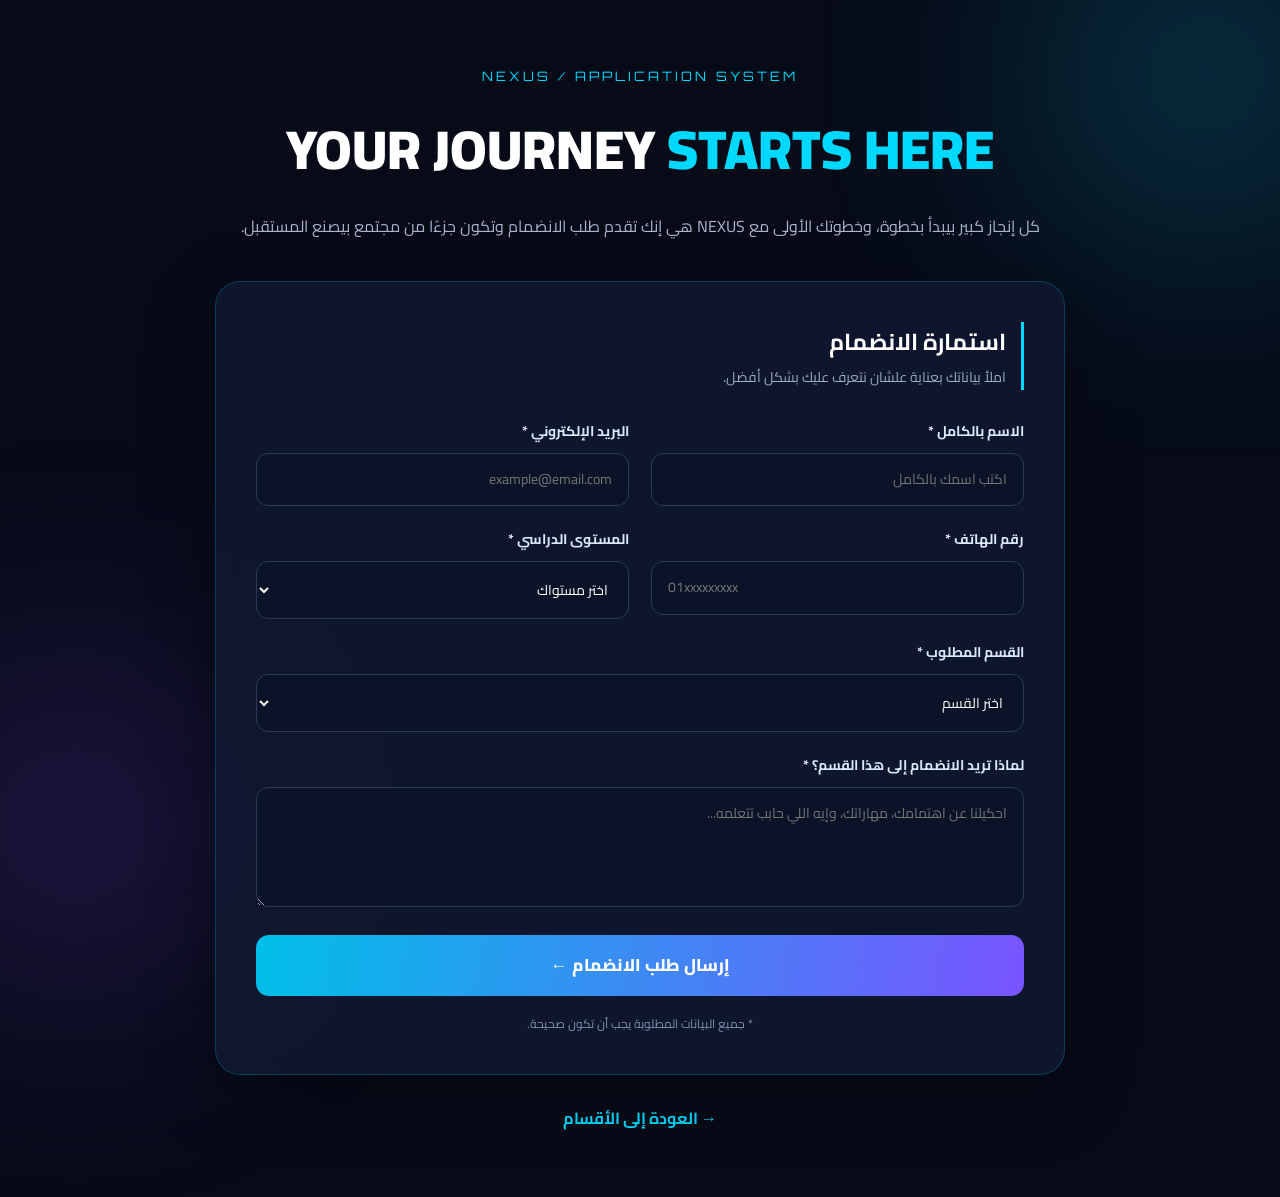
<file: pages/join.html>
<!DOCTYPE html>
<html lang="ar" dir="rtl">
<head>
    <meta charset="UTF-8">
    <meta name="viewport" content="width=device-width, initial-scale=1.0">
    <title>Join NEXUS | University Club</title>

    <link rel="stylesheet" href="../css/style.css">
    <link rel="stylesheet" href="../css/responsive.css">
    <link rel="stylesheet" href="../css/animations.css">

    <link href="https://fonts.googleapis.com/css2?family=Cairo:wght@400;500;600;700;800;900&family=Orbitron:wght@500;700;800&display=swap" rel="stylesheet">

    <style>
        body {
            background: #070b18;
            color: #fff;
            font-family: 'Cairo', sans-serif;
            min-height: 100vh;
        }

        .join-page {
            min-height: 100vh;
            padding: 65px 20px;
            position: relative;
            overflow: hidden;
        }

        .join-page::before,
        .join-page::after {
            content: "";
            position: fixed;
            width: 350px;
            height: 350px;
            border-radius: 50%;
            filter: blur(120px);
            opacity: .2;
            z-index: -1;
            pointer-events: none;
        }

        .join-page::before {
            background: #00d9ff;
            top: -100px;
            right: -100px;
        }

        .join-page::after {
            background: #8b42ff;
            bottom: -100px;
            left: -100px;
        }

        .join-container {
            max-width: 850px;
            margin: auto;
        }

        .join-heading {
            text-align: center;
            margin-bottom: 40px;
        }

        .join-heading .tag {
            color: #00d9ff;
            letter-spacing: 3px;
            font-family: 'Orbitron', sans-serif;
            font-size: 13px;
        }

        .join-heading h1 {
            font-size: clamp(32px, 6vw, 55px);
            margin: 15px 0;
            font-weight: 900;
        }

        .join-heading h1 span {
            color: #00d9ff;
        }

        .join-heading p {
            color: #aab5ce;
            line-height: 1.9;
        }

        .join-card {
            background: rgba(17, 25, 48, .88);
            border: 1px solid rgba(0, 217, 255, .2);
            border-radius: 25px;
            padding: 40px;
            box-shadow: 0 20px 70px rgba(0, 0, 0, .3);
            backdrop-filter: blur(15px);
        }

        .form-intro {
            border-right: 3px solid #00d9ff;
            padding-right: 15px;
            margin-bottom: 30px;
        }

        .form-intro h2 {
            font-size: 23px;
            margin-bottom: 5px;
        }

        .form-intro p {
            color: #9caac4;
            font-size: 14px;
        }

        .form-grid {
            display: grid;
            grid-template-columns: repeat(2, 1fr);
            gap: 22px;
        }

        .form-group {
            display: flex;
            flex-direction: column;
            gap: 9px;
        }

        .form-group.full {
            grid-column: 1 / -1;
        }

        .form-group label {
            font-size: 14px;
            font-weight: 700;
            color: #dce8ff;
        }

        .form-group input,
        .form-group select,
        .form-group textarea {
            width: 100%;
            padding: 14px 16px;
            border-radius: 12px;
            border: 1px solid #293957;
            background: #0b1328;
            color: white;
            font-family: inherit;
            font-size: 14px;
            outline: none;
            transition: .3s;
        }

        .form-group input:focus,
        .form-group select:focus,
        .form-group textarea:focus {
            border-color: #00d9ff;
            box-shadow: 0 0 15px rgba(0, 217, 255, .12);
        }

        .form-group select option {
            background: #0b1328;
        }

        .form-group textarea {
            resize: vertical;
            min-height: 120px;
        }

        .submit-btn {
            width: 100%;
            margin-top: 28px;
            padding: 16px;
            border: none;
            border-radius: 13px;
            background: linear-gradient(100deg, #00bfe8, #7954ff);
            color: white;
            font-family: inherit;
            font-size: 17px;
            font-weight: 800;
            cursor: pointer;
            transition: .3s;
        }

        .submit-btn:hover {
            transform: translateY(-4px);
            box-shadow: 0 10px 30px rgba(0, 217, 255, .2);
        }

        .form-note {
            color: #8391ad;
            font-size: 12px;
            text-align: center;
            margin-top: 18px;
        }

        .success-message {
            display: none;
            margin-top: 25px;
            padding: 22px;
            border: 1px solid #00d9a5;
            background: rgba(0, 217, 165, .08);
            border-radius: 15px;
            text-align: center;
        }

        .success-message h3 {
            color: #00e6ad;
            margin-bottom: 8px;
        }

        .success-message p {
            color: #c0d5d1;
            font-size: 14px;
            line-height: 1.8;
        }

        .back-link {
            display: block;
            width: fit-content;
            margin: 30px auto 0;
            color: #00d9ff;
            text-decoration: none;
            font-weight: 700;
        }

        .back-link:hover {
            color: white;
        }

        @media (max-width: 600px) {
            .join-card {
                padding: 25px 18px;
            }

            .form-grid {
                grid-template-columns: 1fr;
            }

            .form-group.full {
                grid-column: auto;
            }
        }
    </style>
</head>

<body>

    <main class="join-page">

        <div class="join-container">

            <header class="join-heading">
                <div class="tag">NEXUS / APPLICATION SYSTEM</div>

                <h1>YOUR JOURNEY <span>STARTS HERE</span></h1>

                <p>
                    كل إنجاز كبير بيبدأ بخطوة، وخطوتك الأولى مع NEXUS
                    هي إنك تقدم طلب الانضمام وتكون جزءًا من مجتمع بيصنع المستقبل.
                </p>
            </header>

            <section class="join-card">

                <div class="form-intro">
                    <h2>استمارة الانضمام</h2>
                    <p>املأ بياناتك بعناية علشان نتعرف عليك بشكل أفضل.</p>
                </div>

                <form id="joinForm">

                    <div class="form-grid">

                        <div class="form-group">
                            <label for="fullName">الاسم بالكامل *</label>
                            <input type="text" id="fullName"
                                   placeholder="اكتب اسمك بالكامل" required>
                        </div>

                        <div class="form-group">
                            <label for="email">البريد الإلكتروني *</label>
                            <input type="email" id="email"
                                   placeholder="example@email.com" required>
                        </div>

                        <div class="form-group">
                            <label for="phone">رقم الهاتف *</label>
                            <input type="tel" id="phone"
                                   placeholder="01xxxxxxxxx"
                                   pattern="[0-9+\s-]{8,20}" required>
                        </div>

                        <div class="form-group">
                            <label for="level">المستوى الدراسي *</label>
                            <select id="level" required>
                                <option value="">اختر مستواك</option>
                                <option value="Level 1">Level 1</option>
                                <option value="Level 2">Level 2</option>
                                <option value="Level 3">Level 3</option>
                                <option value="Level 4">Level 4</option>
                                <option value="Other">Other</option>
                            </select>
                        </div>

                        <div class="form-group full">
                            <label for="department">القسم المطلوب *</label>
                            <select id="department" required>
                                <option value="">اختر القسم</option>
                                <option value="Programming">Programming</option>
                                <option value="Robotics">Robotics</option>
                                <option value="AI">Artificial Intelligence</option>
                                <option value="Design">Graphic Design</option>
                                <option value="Media">Media</option>
                                <option value="HR">Human Resources</option>
                                <option value="PR">Public Relations</option>
                                <option value="Organization">Organization</option>
                            </select>
                        </div>

                        <div class="form-group full">
                            <label for="reason">
                                لماذا تريد الانضمام إلى هذا القسم؟ *
                            </label>
                            <textarea id="reason"
                                      placeholder="احكيلنا عن اهتمامك، مهاراتك، وإيه اللي حابب تتعلمه..."
                                      required></textarea>
                        </div>

                    </div>

                    <button type="submit" class="submit-btn">
                        إرسال طلب الانضمام ←
                    </button>

                    <p class="form-note">
                        * جميع البيانات المطلوبة يجب أن تكون صحيحة.
                    </p>

                </form>

                <div class="success-message" id="successMessage">
                    <h3>تم تجهيز طلبك بنجاح! ✓</h3>
                    <p>
                        شكرًا لاهتمامك بالانضمام إلى NEXUS.
                        سيتم تفعيل الإرسال الفعلي وحفظ الطلب عند ربط قاعدة البيانات،
                        وبعدها سيتم التواصل معك قريبًا.
                    </p>
                </div>

            </section>

            <a href="departments.html" class="back-link">
                → العودة إلى الأقسام
            </a>

        </div>

    </main>

    <script>
        const form = document.getElementById("joinForm");
        const departmentSelect = document.getElementById("department");
        const successMessage = document.getElementById("successMessage");

        // Read the department from the page URL
        const params = new URLSearchParams(window.location.search);
        const selectedDepartment = params.get("department");

        if (selectedDepartment) {
            const option = [...departmentSelect.options].find(
                option => option.value.toLowerCase() === selectedDepartment.toLowerCase()
            );

            if (option) {
                departmentSelect.value = option.value;
            }
        }

        // Frontend demo only - no data is sent or saved yet
        form.addEventListener("submit", function(event) {
            event.preventDefault();

            if (!form.checkValidity()) {
                form.reportValidity();
                return;
            }

            successMessage.style.display = "block";
            successMessage.scrollIntoView({
                behavior: "smooth",
                block: "center"
            });

            form.reset();
        });
    </script>

</body>
</html>
</file>
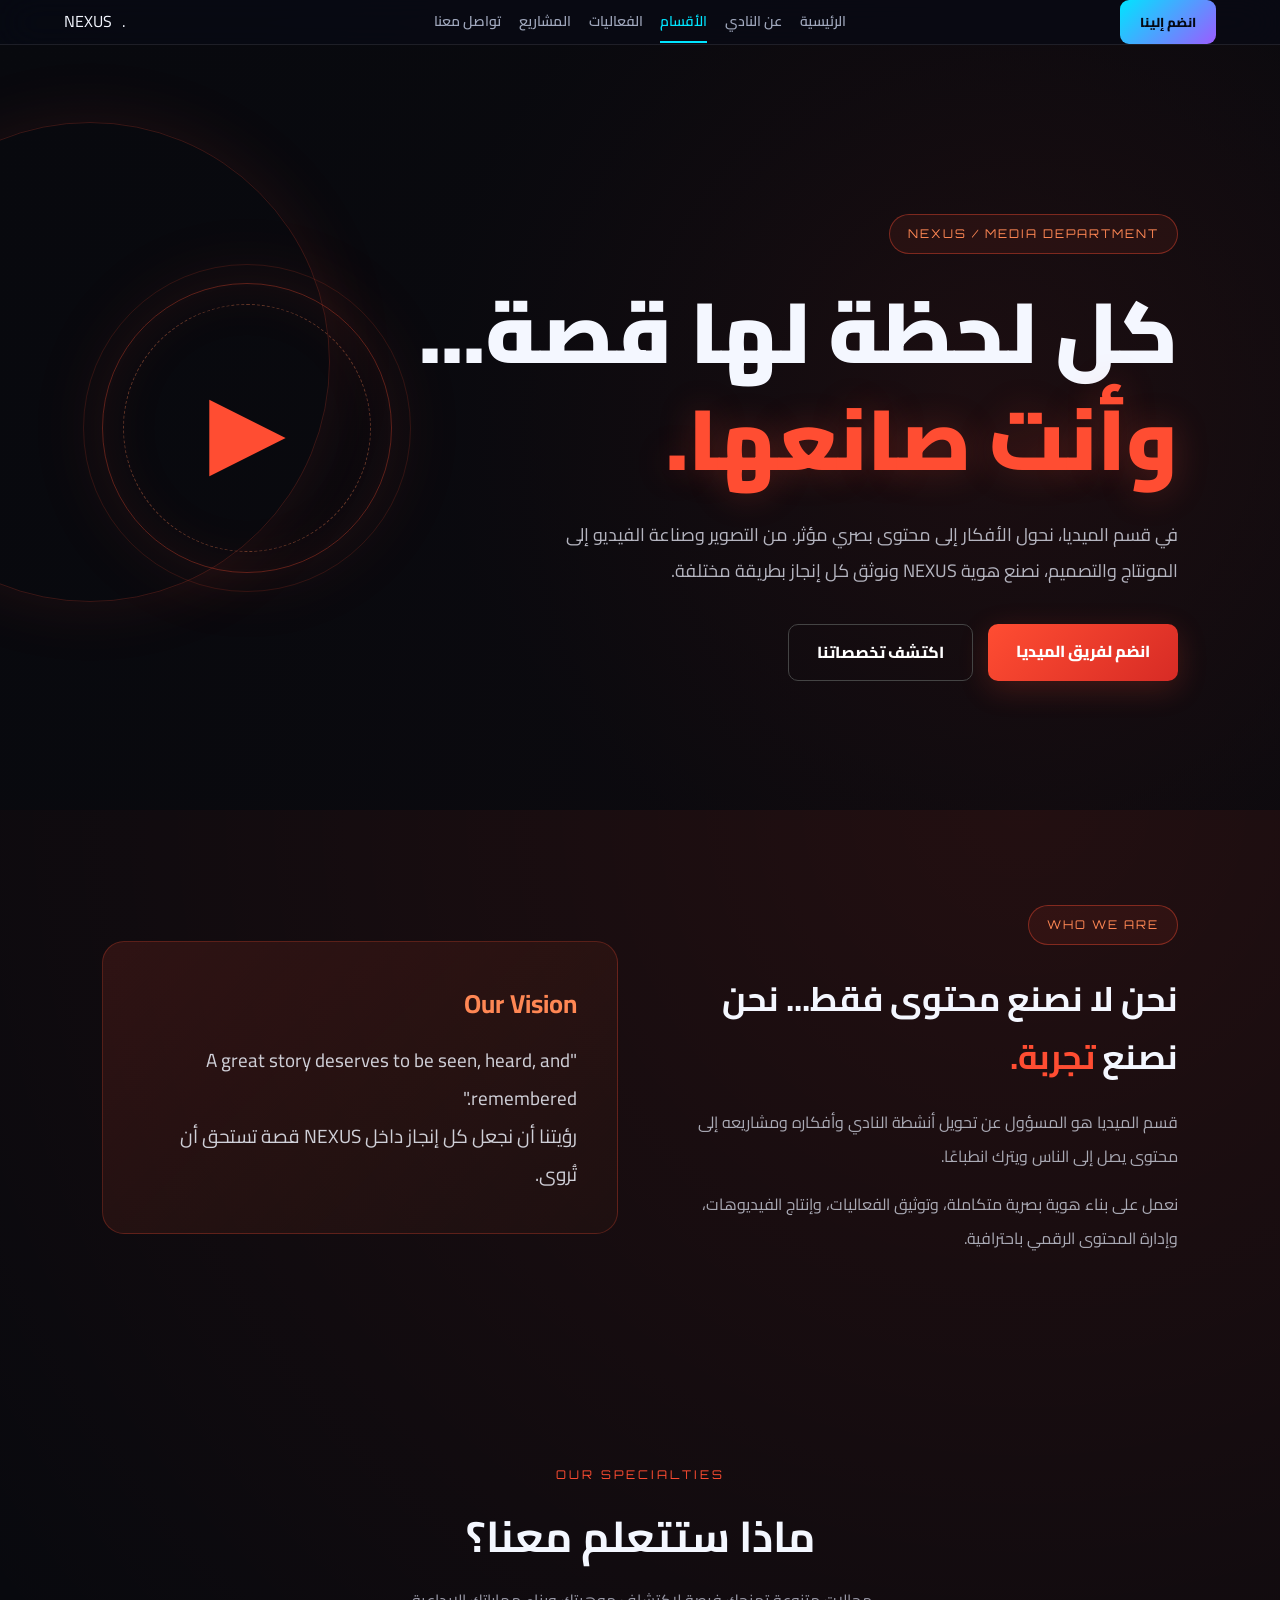
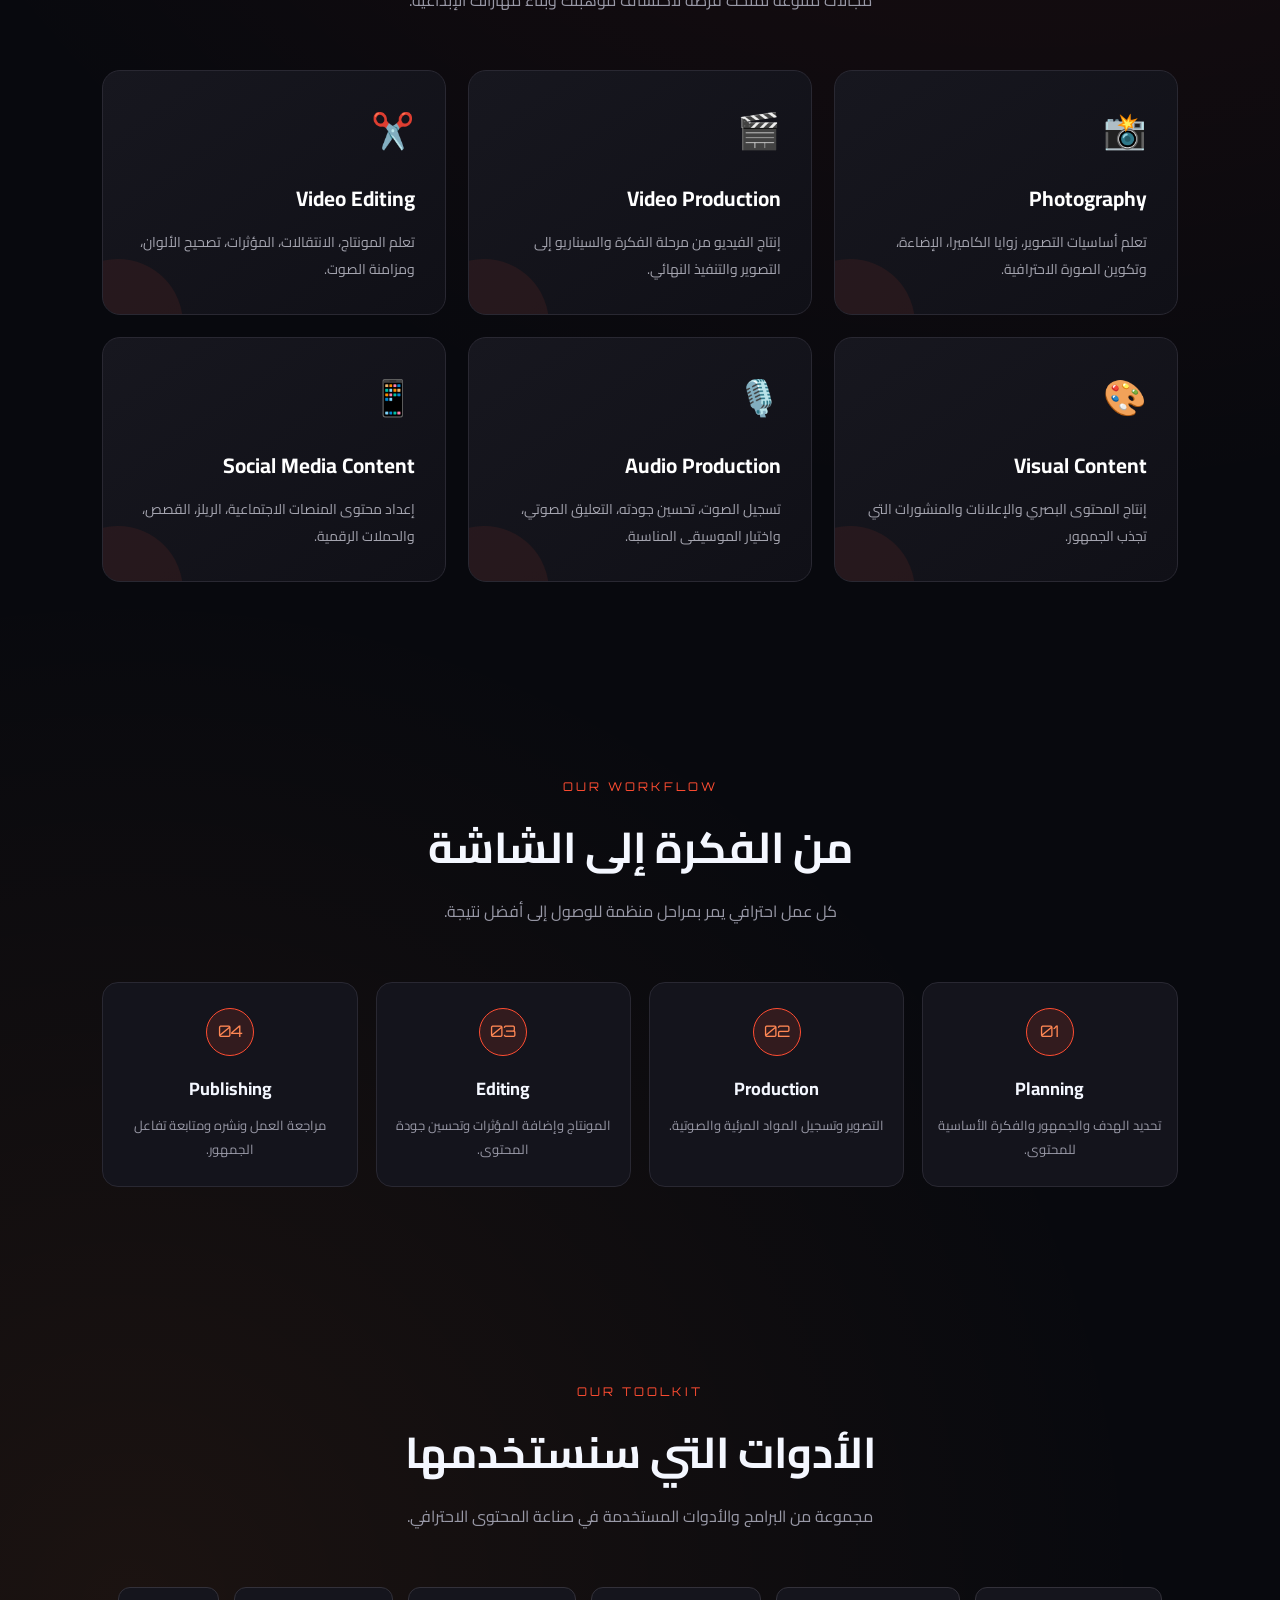
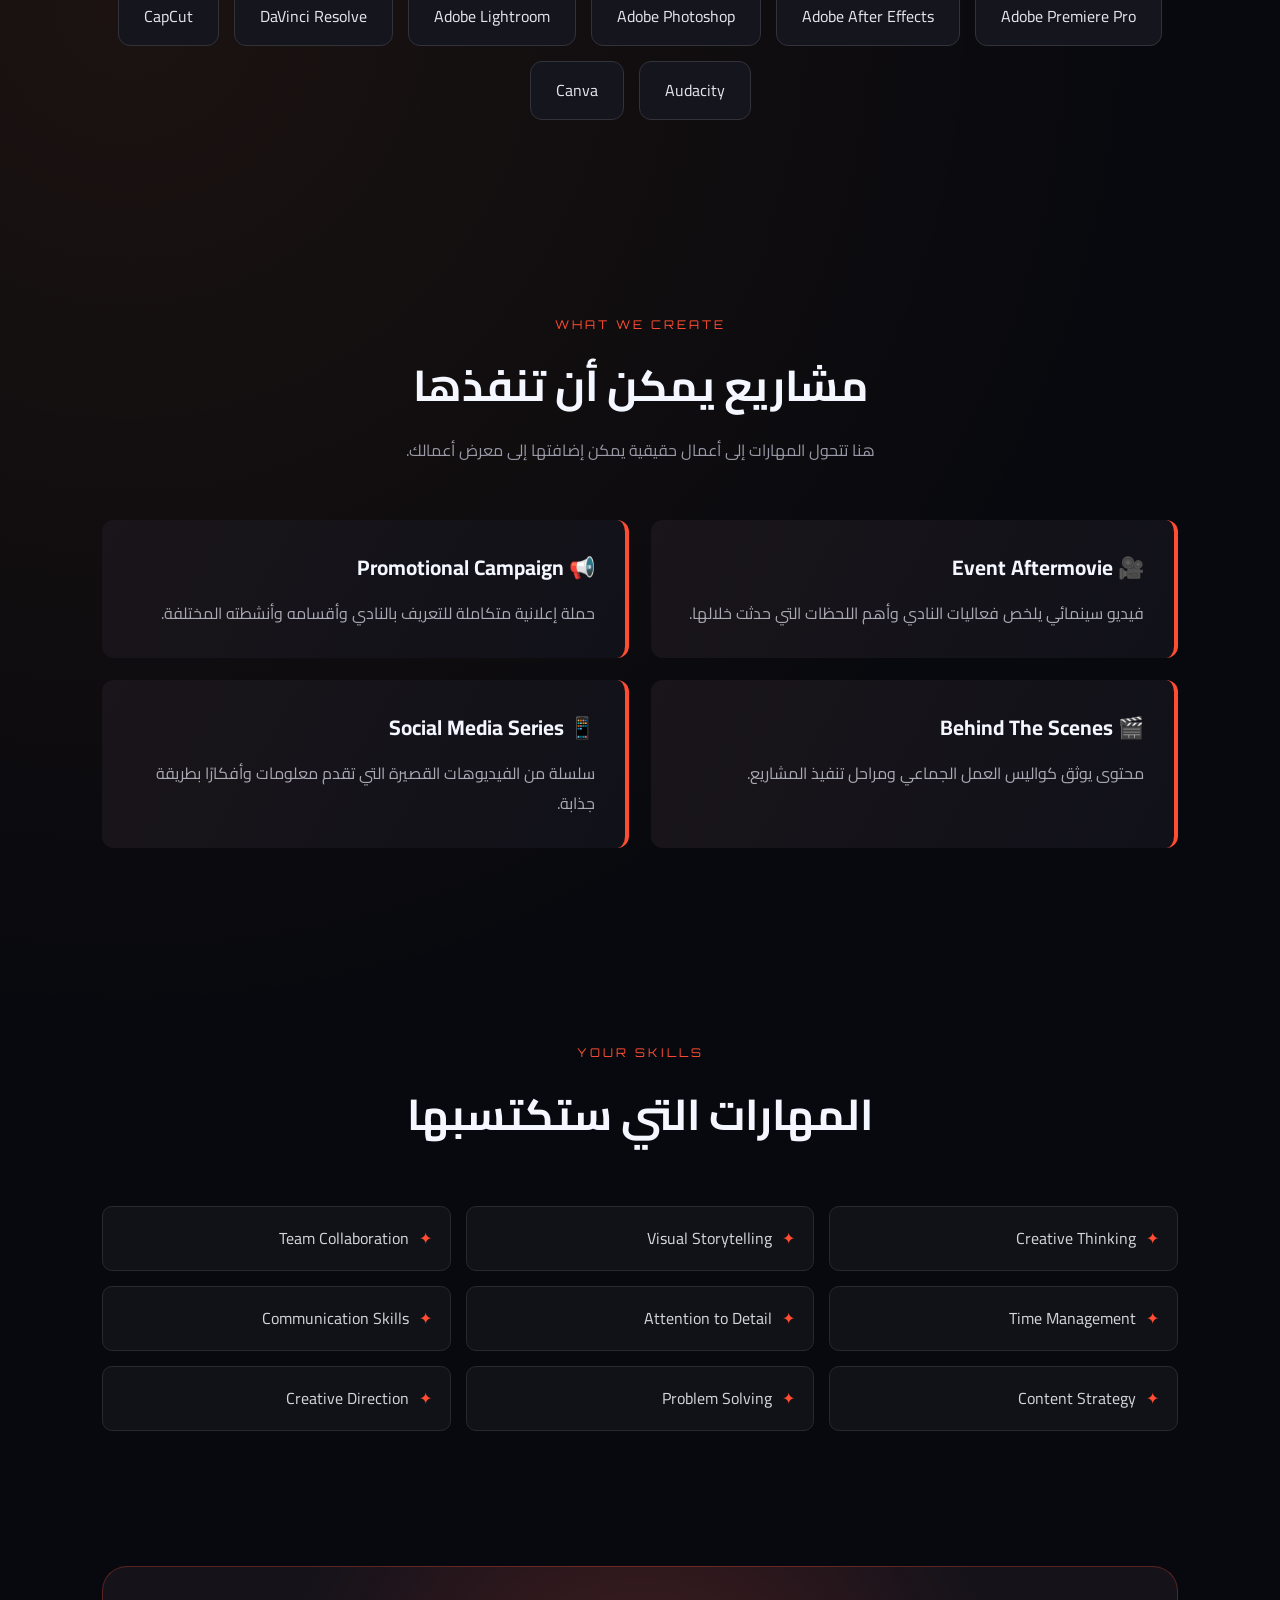
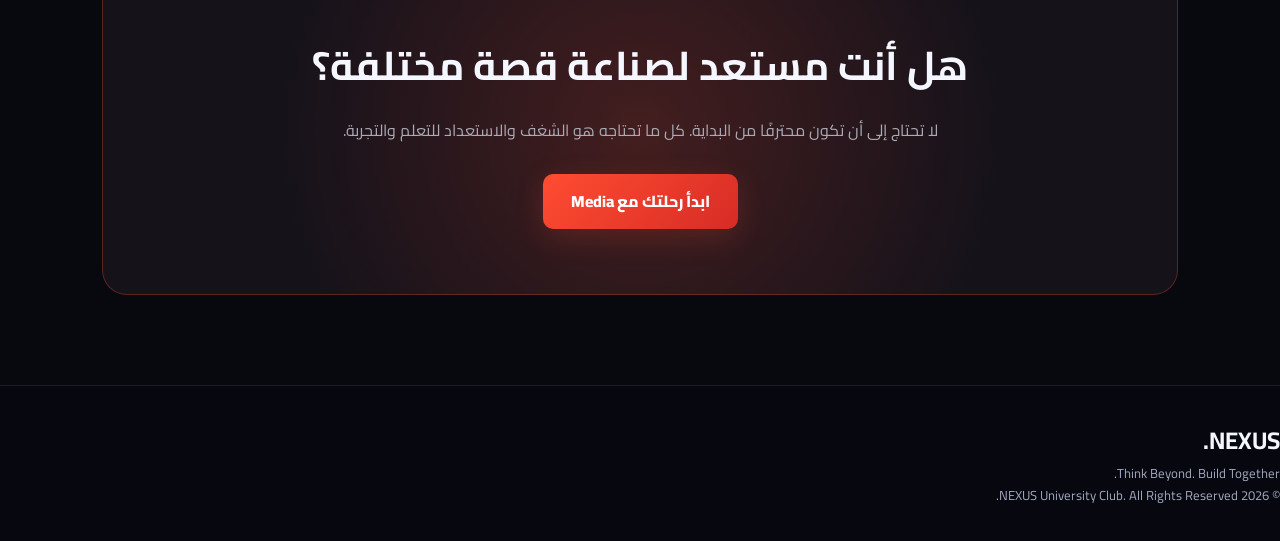
<file: pages/media.html>
<!DOCTYPE html>
<html lang="ar" dir="rtl">
<head>
    <meta charset="UTF-8">
    <meta name="viewport" content="width=device-width, initial-scale=1.0">
    <title>Media Department | NEXUS</title>

    <link rel="preconnect" href="https://fonts.googleapis.com">
    <link rel="preconnect" href="https://fonts.gstatic.com" crossorigin>
    <link href="https://fonts.googleapis.com/css2?family=Cairo:wght@400;500;600;700;800;900&family=Orbitron:wght@500;600;700;800&display=swap" rel="stylesheet">

    <link rel="stylesheet" href="../css/style.css">
    <link rel="stylesheet" href="../css/responsive.css">
    <link rel="stylesheet" href="../css/animations.css">

    <style>
        :root {
            --media: #ff4d32;
            --media-light: #ff8754;
            --media-dark: #a91f20;
        }

        body {
            background:
                radial-gradient(circle at 80% 15%, rgba(255, 65, 40, .11), transparent 28%),
                radial-gradient(circle at 10% 60%, rgba(255, 135, 50, .08), transparent 30%),
                #08090e;
        }

        .media-hero {
            min-height: 85vh;
            display: flex;
            align-items: center;
            position: relative;
            overflow: hidden;
            padding: 130px 8% 90px;
            background:
                linear-gradient(110deg, rgba(8,9,14,.97), rgba(8,9,14,.72)),
                radial-gradient(circle at 75% 45%, #68201b, transparent 50%);
        }

        .media-hero::before {
            content: "";
            position: absolute;
            width: 480px;
            height: 480px;
            border: 1px solid rgba(255,77,50,.2);
            border-radius: 50%;
            left: -150px;
            top: 10%;
            box-shadow: 0 0 70px rgba(255,77,50,.1);
        }

        .media-hero-content {
            max-width: 760px;
            position: relative;
            z-index: 2;
        }

        .media-label {
            display: inline-block;
            color: var(--media-light);
            border: 1px solid rgba(255,77,50,.4);
            background: rgba(255,77,50,.08);
            padding: 9px 18px;
            border-radius: 30px;
            margin-bottom: 25px;
            font-family: 'Orbitron', sans-serif;
            font-size: 12px;
            letter-spacing: 2px;
        }

        .media-hero h1 {
            font-size: clamp(42px, 7vw, 85px);
            line-height: 1.25;
            font-weight: 900;
            margin-bottom: 25px;
        }

        .media-hero h1 span {
            display: block;
            color: var(--media);
            text-shadow: 0 0 35px rgba(255,77,50,.25);
        }

        .media-hero p {
            color: #b5b5c0;
            font-size: 18px;
            line-height: 2;
            max-width: 650px;
            margin-bottom: 35px;
        }

        .media-actions {
            display: flex;
            gap: 15px;
            flex-wrap: wrap;
        }

        .media-btn {
            display: inline-block;
            padding: 14px 28px;
            border-radius: 10px;
            text-decoration: none;
            font-weight: 800;
            transition: .3s;
        }

        .media-btn.primary {
            background: linear-gradient(135deg, #ff4d32, #d72b25);
            color: white;
            box-shadow: 0 8px 30px rgba(255,77,50,.2);
        }

        .media-btn.secondary {
            border: 1px solid #444;
            color: white;
        }

        .media-btn:hover {
            transform: translateY(-5px);
            box-shadow: 0 12px 30px rgba(255,77,50,.2);
        }

        .media-visual {
            position: absolute;
            left: 8%;
            top: 50%;
            transform: translateY(-50%);
            width: 290px;
            height: 290px;
            border: 1px solid rgba(255,77,50,.35);
            border-radius: 50%;
            display: flex;
            align-items: center;
            justify-content: center;
            color: var(--media);
            font-size: 100px;
            box-shadow: 0 0 80px rgba(255,77,50,.1), inset 0 0 60px rgba(255,77,50,.08);
            animation: mediaPulse 4s infinite ease-in-out;
        }

        .media-visual::before,
        .media-visual::after {
            content: "";
            position: absolute;
            inset: 20px;
            border: 1px dashed rgba(255,135,84,.35);
            border-radius: 50%;
            animation: mediaRotate 18s linear infinite;
        }

        .media-visual::after {
            inset: -20px;
            border-style: solid;
            border-color: rgba(255,77,50,.15);
            animation-direction: reverse;
            animation-duration: 25s;
        }

        @keyframes mediaPulse {
            0%, 100% { box-shadow: 0 0 50px rgba(255,77,50,.08); }
            50% { box-shadow: 0 0 100px rgba(255,77,50,.22); }
        }

        @keyframes mediaRotate {
            to { transform: rotate(360deg); }
        }

        .media-section {
            padding: 95px 8%;
        }

        .media-heading {
            text-align: center;
            margin-bottom: 55px;
        }

        .media-heading span {
            color: var(--media);
            font-family: 'Orbitron', sans-serif;
            font-size: 12px;
            letter-spacing: 3px;
        }

        .media-heading h2 {
            font-size: clamp(28px, 4vw, 43px);
            margin: 12px 0;
        }

        .media-heading p {
            color: #9999a7;
            max-width: 650px;
            margin: auto;
            line-height: 1.9;
        }

        .media-intro {
            display: grid;
            grid-template-columns: 1fr 1fr;
            gap: 45px;
            align-items: center;
        }

        .media-intro-text h2 {
            font-size: 34px;
            margin-bottom: 20px;
        }

        .media-intro-text h2 span {
            color: var(--media);
        }

        .media-intro-text p {
            color: #aaaab5;
            line-height: 2.1;
            margin-bottom: 15px;
        }

        .media-quote {
            padding: 40px;
            border-radius: 22px;
            background: linear-gradient(135deg, rgba(255,77,50,.13), rgba(255,135,50,.03));
            border: 1px solid rgba(255,77,50,.25);
            position: relative;
            overflow: hidden;
        }

        .media-quote strong {
            display: block;
            color: var(--media-light);
            font-size: 26px;
            margin-bottom: 15px;
        }

        .media-quote p {
            color: #d0d0d8;
            font-size: 19px;
            line-height: 2;
        }

        .media-grid {
            display: grid;
            grid-template-columns: repeat(3, 1fr);
            gap: 22px;
        }

        .media-card {
            padding: 30px;
            min-height: 245px;
            border-radius: 18px;
            background: linear-gradient(145deg, #17171f, #101017);
            border: 1px solid #292832;
            transition: .35s;
            position: relative;
            overflow: hidden;
        }

        .media-card::after {
            content: "";
            position: absolute;
            width: 130px;
            height: 130px;
            background: rgba(255,77,50,.08);
            border-radius: 50%;
            bottom: -75px;
            left: -50px;
            transition: .4s;
        }

        .media-card:hover {
            transform: translateY(-9px);
            border-color: rgba(255,77,50,.6);
            box-shadow: 0 15px 35px rgba(0,0,0,.25);
        }

        .media-card:hover::after {
            transform: scale(1.7);
        }

        .media-icon {
            font-size: 35px;
            margin-bottom: 20px;
            display: block;
        }

        .media-card h3 {
            margin-bottom: 13px;
            color: #fff;
            font-size: 21px;
        }

        .media-card p {
            color: #a4a4af;
            line-height: 1.9;
            font-size: 14px;
        }

        .media-workflow {
            display: grid;
            grid-template-columns: repeat(4, 1fr);
            gap: 18px;
        }

        .workflow-step {
            text-align: center;
            padding: 25px 15px;
            background: #14141c;
            border: 1px solid #292832;
            border-radius: 16px;
            position: relative;
        }

        .workflow-number {
            width: 48px;
            height: 48px;
            display: flex;
            align-items: center;
            justify-content: center;
            margin: 0 auto 18px;
            border-radius: 50%;
            background: rgba(255,77,50,.13);
            border: 1px solid var(--media);
            color: var(--media-light);
            font-family: 'Orbitron', sans-serif;
        }

        .workflow-step h3 {
            font-size: 18px;
            margin-bottom: 10px;
        }

        .workflow-step p {
            color: #9999a7;
            font-size: 13px;
            line-height: 1.8;
        }

        .media-tools {
            display: flex;
            flex-wrap: wrap;
            justify-content: center;
            gap: 15px;
        }

        .tool {
            padding: 15px 25px;
            border-radius: 12px;
            border: 1px solid #33313a;
            background: #15151d;
            color: #e4e4ea;
            transition: .3s;
        }

        .tool:hover {
            border-color: var(--media);
            color: var(--media-light);
            transform: translateY(-4px);
        }

        .media-projects {
            display: grid;
            grid-template-columns: repeat(2, 1fr);
            gap: 22px;
        }

        .media-project {
            padding: 30px;
            background: linear-gradient(120deg, #19151a, #111119);
            border-right: 4px solid var(--media);
            border-radius: 12px;
        }

        .media-project h3 {
            margin-bottom: 12px;
            font-size: 21px;
        }

        .media-project p {
            color: #aaaab5;
            line-height: 1.9;
        }

        .media-skills {
            display: grid;
            grid-template-columns: repeat(3, 1fr);
            gap: 15px;
        }

        .skill-item {
            padding: 18px;
            border-radius: 10px;
            background: rgba(255,255,255,.035);
            border: 1px solid #292832;
            color: #d4d4dc;
        }

        .skill-item::before {
            content: "✦";
            color: var(--media);
            margin-left: 10px;
        }

        .media-cta {
            margin: 40px 8% 90px;
            padding: 65px 30px;
            text-align: center;
            border-radius: 25px;
            background:
                radial-gradient(circle at center, rgba(255,77,50,.2), transparent 65%),
                #15121a;
            border: 1px solid rgba(255,77,50,.3);
        }

        .media-cta h2 {
            font-size: clamp(27px, 4vw, 40px);
            margin-bottom: 15px;
        }

        .media-cta p {
            color: #aaaab5;
            margin-bottom: 28px;
            line-height: 1.9;
        }

        @media (max-width: 1000px) {
            .media-visual {
                opacity: .15;
                left: -70px;
            }

            .media-grid {
                grid-template-columns: repeat(2, 1fr);
            }

            .media-workflow {
                grid-template-columns: repeat(2, 1fr);
            }
        }

        @media (max-width: 700px) {
            .media-hero {
                min-height: 75vh;
                padding: 110px 6% 70px;
            }

            .media-visual {
                display: none;
            }

            .media-section {
                padding: 65px 6%;
            }

            .media-intro,
            .media-grid,
            .media-projects,
            .media-skills {
                grid-template-columns: 1fr;
            }

            .media-workflow {
                grid-template-columns: 1fr 1fr;
            }

            .media-cta {
                margin: 20px 5% 60px;
            }
        }

        @media (max-width: 420px) {
            .media-workflow {
                grid-template-columns: 1fr;
            }

            .media-actions {
                flex-direction: column;
            }

            .media-btn {
                text-align: center;
            }
        }
        
/* MEDIA PAGE - NAVBAR FIX */
@media (min-width: 901px) {
    .navbar {
        display: grid !important;
        grid-template-columns: minmax(130px, 1fr) auto minmax(130px, 1fr);
        align-items: center;
        width: 100%;
        box-sizing: border-box;
        direction: ltr;
        padding-inline: 5%;
        gap: 15px;
    }

    .navbar .logo {
        justify-self: start;
        white-space: nowrap;
    }

    .navbar .nav-links {
        justify-self: center;
        display: flex;
        align-items: center;
        justify-content: center;
        direction: rtl;
        gap: clamp(10px, 1.4vw, 22px);
        white-space: nowrap;
        margin: 0;
    }

    .navbar .nav-join {
        justify-self: end;
        white-space: nowrap;
        margin: 0;
        position: static;
    }
}

@media (min-width: 901px) and (max-width: 1150px) {
    .navbar .nav-links {
        gap: 9px;
        font-size: 13px;
    }
}

    </style>
</head>

<body>

    <header class="navbar">
        <div class="logo">NEXUS<span>.</span></div>
        <nav class="nav-links">
            <a href="../index.html">الرئيسية</a>
            <a href="about.html">عن النادي</a>
            <a href="departments.html" class="active">الأقسام</a>
            <a href="events.html">الفعاليات</a>
            <a href="projects.html">المشاريع</a>
            <a href="contact.html">تواصل معنا</a>
        </nav>
        <a href="join.html" class="nav-join">انضم إلينا</a>
    </header>

    <main>

        <section class="media-hero">
            <div class="media-hero-content reveal">
                <span class="media-label">NEXUS / MEDIA DEPARTMENT</span>
                <h1>
                    كل لحظة لها قصة...
                    <span>وأنت صانعها.</span>
                </h1>
                <p>
                    في قسم الميديا، نحول الأفكار إلى محتوى بصري مؤثر.
                    من التصوير وصناعة الفيديو إلى المونتاج والتصميم،
                    نصنع هوية NEXUS ونوثق كل إنجاز بطريقة مختلفة.
                </p>
                <div class="media-actions">
                    <a href="join.html?department=Media" class="media-btn primary">انضم لفريق الميديا</a>
                    <a href="#specialties" class="media-btn secondary">اكتشف تخصصاتنا</a>
                </div>
            </div>

            <div class="media-visual" aria-hidden="true">▶</div>
        </section>

        <section class="media-section">
            <div class="media-intro">
                <div class="media-intro-text reveal">
                    <span class="media-label">WHO WE ARE</span>
                    <h2>نحن لا نصنع محتوى فقط... نحن نصنع <span>تجربة.</span></h2>
                    <p>
                        قسم الميديا هو المسؤول عن تحويل أنشطة النادي وأفكاره
                        ومشاريعه إلى محتوى يصل إلى الناس ويترك انطباعًا.
                    </p>
                    <p>
                        نعمل على بناء هوية بصرية متكاملة، وتوثيق الفعاليات،
                        وإنتاج الفيديوهات، وإدارة المحتوى الرقمي باحترافية.
                    </p>
                </div>

                <div class="media-quote reveal">
                    <strong>Our Vision</strong>
                    <p>
                        "A great story deserves to be seen, heard, and remembered."
                    </p>
                    <p>
                        رؤيتنا أن نجعل كل إنجاز داخل NEXUS قصة تستحق أن تُروى.
                    </p>
                </div>
            </div>
        </section>

        <section class="media-section" id="specialties">
            <div class="media-heading reveal">
                <span>OUR SPECIALTIES</span>
                <h2>ماذا ستتعلم معنا؟</h2>
                <p>مجالات متنوعة تمنحك فرصة لاكتشاف موهبتك وبناء مهاراتك الإبداعية.</p>
            </div>

            <div class="media-grid">

                <article class="media-card reveal">
                    <span class="media-icon">📸</span>
                    <h3>Photography</h3>
                    <p>تعلم أساسيات التصوير، زوايا الكاميرا، الإضاءة، وتكوين الصورة الاحترافية.</p>
                </article>

                <article class="media-card reveal">
                    <span class="media-icon">🎬</span>
                    <h3>Video Production</h3>
                    <p>إنتاج الفيديو من مرحلة الفكرة والسيناريو إلى التصوير والتنفيذ النهائي.</p>
                </article>

                <article class="media-card reveal">
                    <span class="media-icon">✂️</span>
                    <h3>Video Editing</h3>
                    <p>تعلم المونتاج، الانتقالات، المؤثرات، تصحيح الألوان، ومزامنة الصوت.</p>
                </article>

                <article class="media-card reveal">
                    <span class="media-icon">🎨</span>
                    <h3>Visual Content</h3>
                    <p>إنتاج المحتوى البصري والإعلانات والمنشورات التي تجذب الجمهور.</p>
                </article>

                <article class="media-card reveal">
                    <span class="media-icon">🎙️</span>
                    <h3>Audio Production</h3>
                    <p>تسجيل الصوت، تحسين جودته، التعليق الصوتي، واختيار الموسيقى المناسبة.</p>
                </article>

                <article class="media-card reveal">
                    <span class="media-icon">📱</span>
                    <h3>Social Media Content</h3>
                    <p>إعداد محتوى المنصات الاجتماعية، الريلز، القصص، والحملات الرقمية.</p>
                </article>

            </div>
        </section>

        <section class="media-section">
            <div class="media-heading reveal">
                <span>OUR WORKFLOW</span>
                <h2>من الفكرة إلى الشاشة</h2>
                <p>كل عمل احترافي يمر بمراحل منظمة للوصول إلى أفضل نتيجة.</p>
            </div>

            <div class="media-workflow">
                <div class="workflow-step reveal">
                    <div class="workflow-number">01</div>
                    <h3>Planning</h3>
                    <p>تحديد الهدف والجمهور والفكرة الأساسية للمحتوى.</p>
                </div>

                <div class="workflow-step reveal">
                    <div class="workflow-number">02</div>
                    <h3>Production</h3>
                    <p>التصوير وتسجيل المواد المرئية والصوتية.</p>
                </div>

                <div class="workflow-step reveal">
                    <div class="workflow-number">03</div>
                    <h3>Editing</h3>
                    <p>المونتاج وإضافة المؤثرات وتحسين جودة المحتوى.</p>
                </div>

                <div class="workflow-step reveal">
                    <div class="workflow-number">04</div>
                    <h3>Publishing</h3>
                    <p>مراجعة العمل ونشره ومتابعة تفاعل الجمهور.</p>
                </div>
            </div>
        </section>

        <section class="media-section">
            <div class="media-heading reveal">
                <span>OUR TOOLKIT</span>
                <h2>الأدوات التي سنستخدمها</h2>
                <p>مجموعة من البرامج والأدوات المستخدمة في صناعة المحتوى الاحترافي.</p>
            </div>

            <div class="media-tools reveal">
                <span class="tool">Adobe Premiere Pro</span>
                <span class="tool">Adobe After Effects</span>
                <span class="tool">Adobe Photoshop</span>
                <span class="tool">Adobe Lightroom</span>
                <span class="tool">DaVinci Resolve</span>
                <span class="tool">CapCut</span>
                <span class="tool">Audacity</span>
                <span class="tool">Canva</span>
            </div>
        </section>

        <section class="media-section">
            <div class="media-heading reveal">
                <span>WHAT WE CREATE</span>
                <h2>مشاريع يمكن أن تنفذها</h2>
                <p>هنا تتحول المهارات إلى أعمال حقيقية يمكن إضافتها إلى معرض أعمالك.</p>
            </div>

            <div class="media-projects">
                <article class="media-project reveal">
                    <h3>🎥 Event Aftermovie</h3>
                    <p>فيديو سينمائي يلخص فعاليات النادي وأهم اللحظات التي حدثت خلالها.</p>
                </article>

                <article class="media-project reveal">
                    <h3>📢 Promotional Campaign</h3>
                    <p>حملة إعلانية متكاملة للتعريف بالنادي وأقسامه وأنشطته المختلفة.</p>
                </article>

                <article class="media-project reveal">
                    <h3>🎬 Behind The Scenes</h3>
                    <p>محتوى يوثق كواليس العمل الجماعي ومراحل تنفيذ المشاريع.</p>
                </article>

                <article class="media-project reveal">
                    <h3>📱 Social Media Series</h3>
                    <p>سلسلة من الفيديوهات القصيرة التي تقدم معلومات وأفكارًا بطريقة جذابة.</p>
                </article>
            </div>
        </section>

        <section class="media-section">
            <div class="media-heading reveal">
                <span>YOUR SKILLS</span>
                <h2>المهارات التي ستكتسبها</h2>
            </div>

            <div class="media-skills reveal">
                <div class="skill-item">Creative Thinking</div>
                <div class="skill-item">Visual Storytelling</div>
                <div class="skill-item">Team Collaboration</div>
                <div class="skill-item">Time Management</div>
                <div class="skill-item">Attention to Detail</div>
                <div class="skill-item">Communication Skills</div>
                <div class="skill-item">Content Strategy</div>
                <div class="skill-item">Problem Solving</div>
                <div class="skill-item">Creative Direction</div>
            </div>
        </section>

        <section class="media-cta reveal">
            <h2>هل أنت مستعد لصناعة قصة مختلفة؟</h2>
            <p>
                لا تحتاج إلى أن تكون محترفًا من البداية.
                كل ما تحتاجه هو الشغف والاستعداد للتعلم والتجربة.
            </p>
            <a href="join.html?department=Media" class="media-btn primary">
                ابدأ رحلتك مع Media
            </a>
        </section>

    </main>

    <footer class="footer">
        <div class="footer-content">
            <div>
                <h2>NEXUS<span>.</span></h2>
                <p>Think Beyond. Build Together.</p>
            </div>
            <p>© 2026 NEXUS University Club. All Rights Reserved.</p>
        </div>
    </footer>

    <script src="../js/main.js"></script>
    <script src="../js/navigation.js"></script>
    <script src="../js/animations.js"></script>

</body>
</html>
</file>
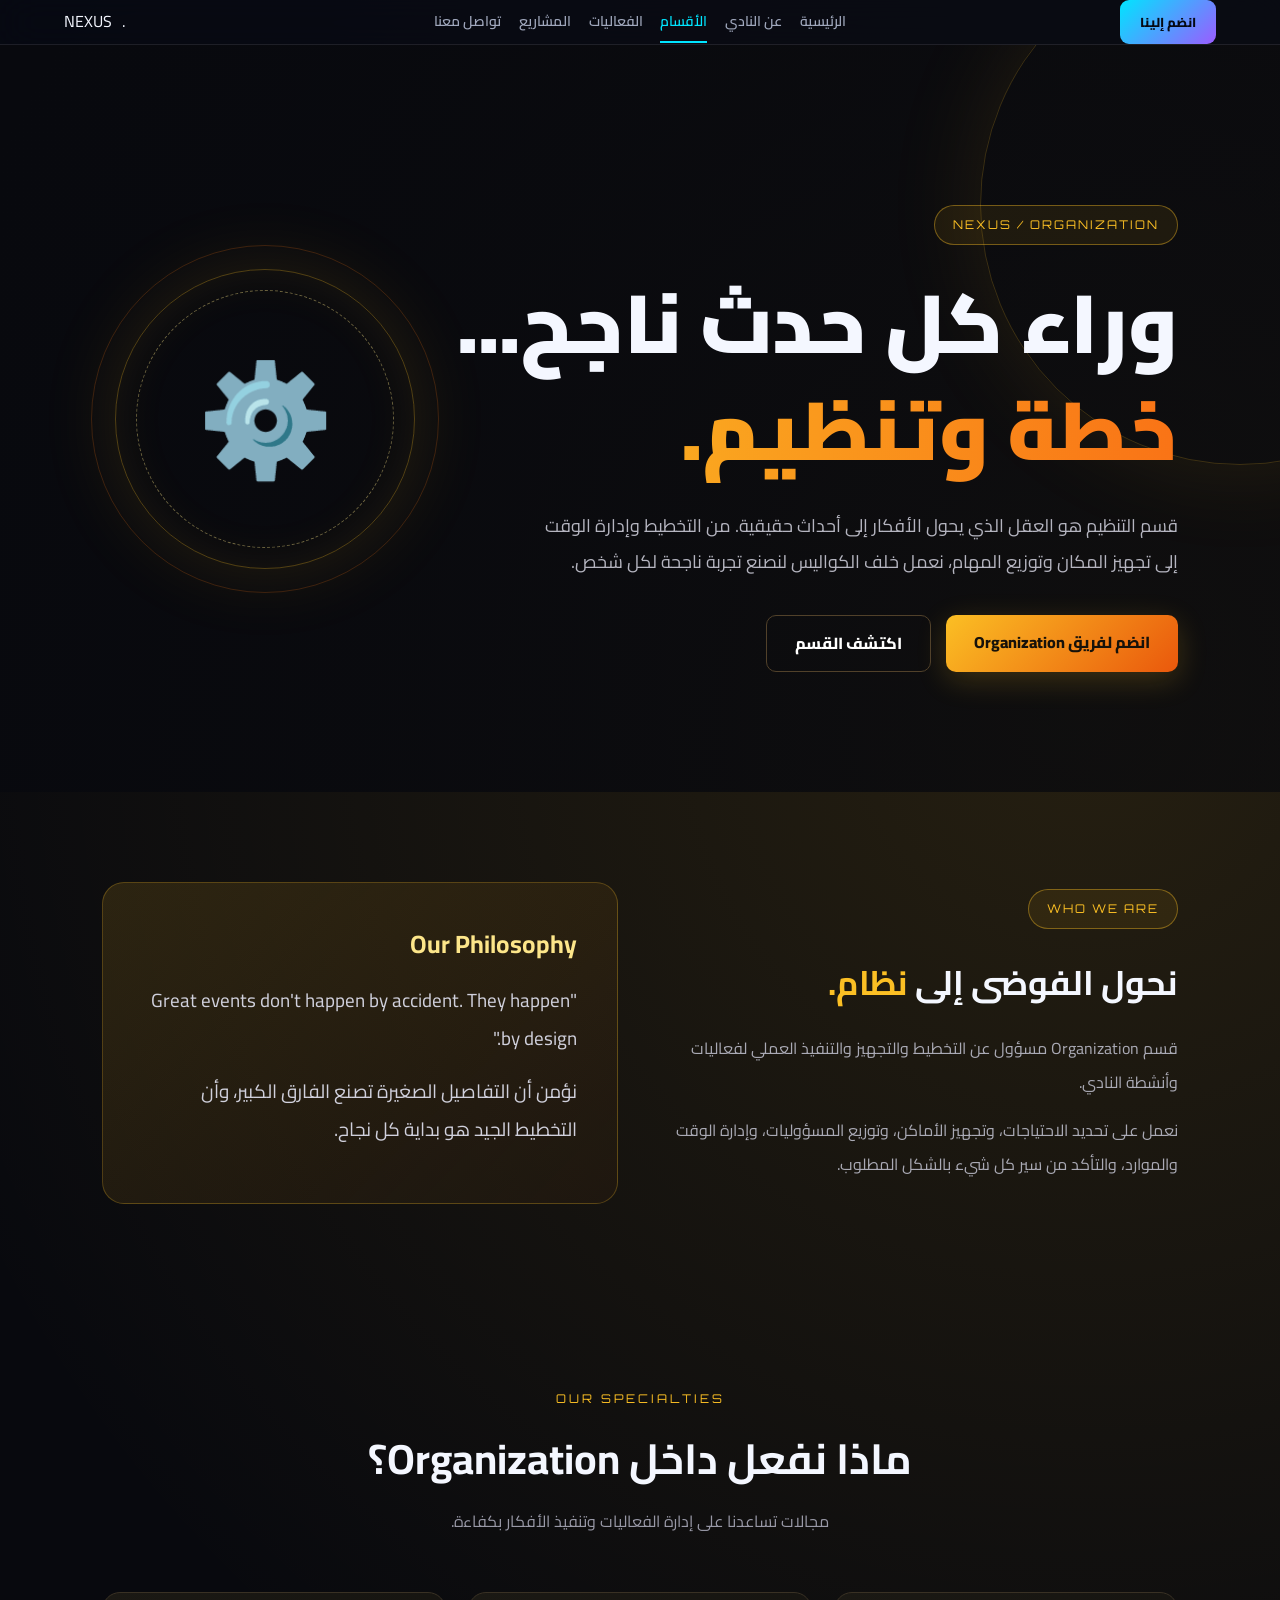
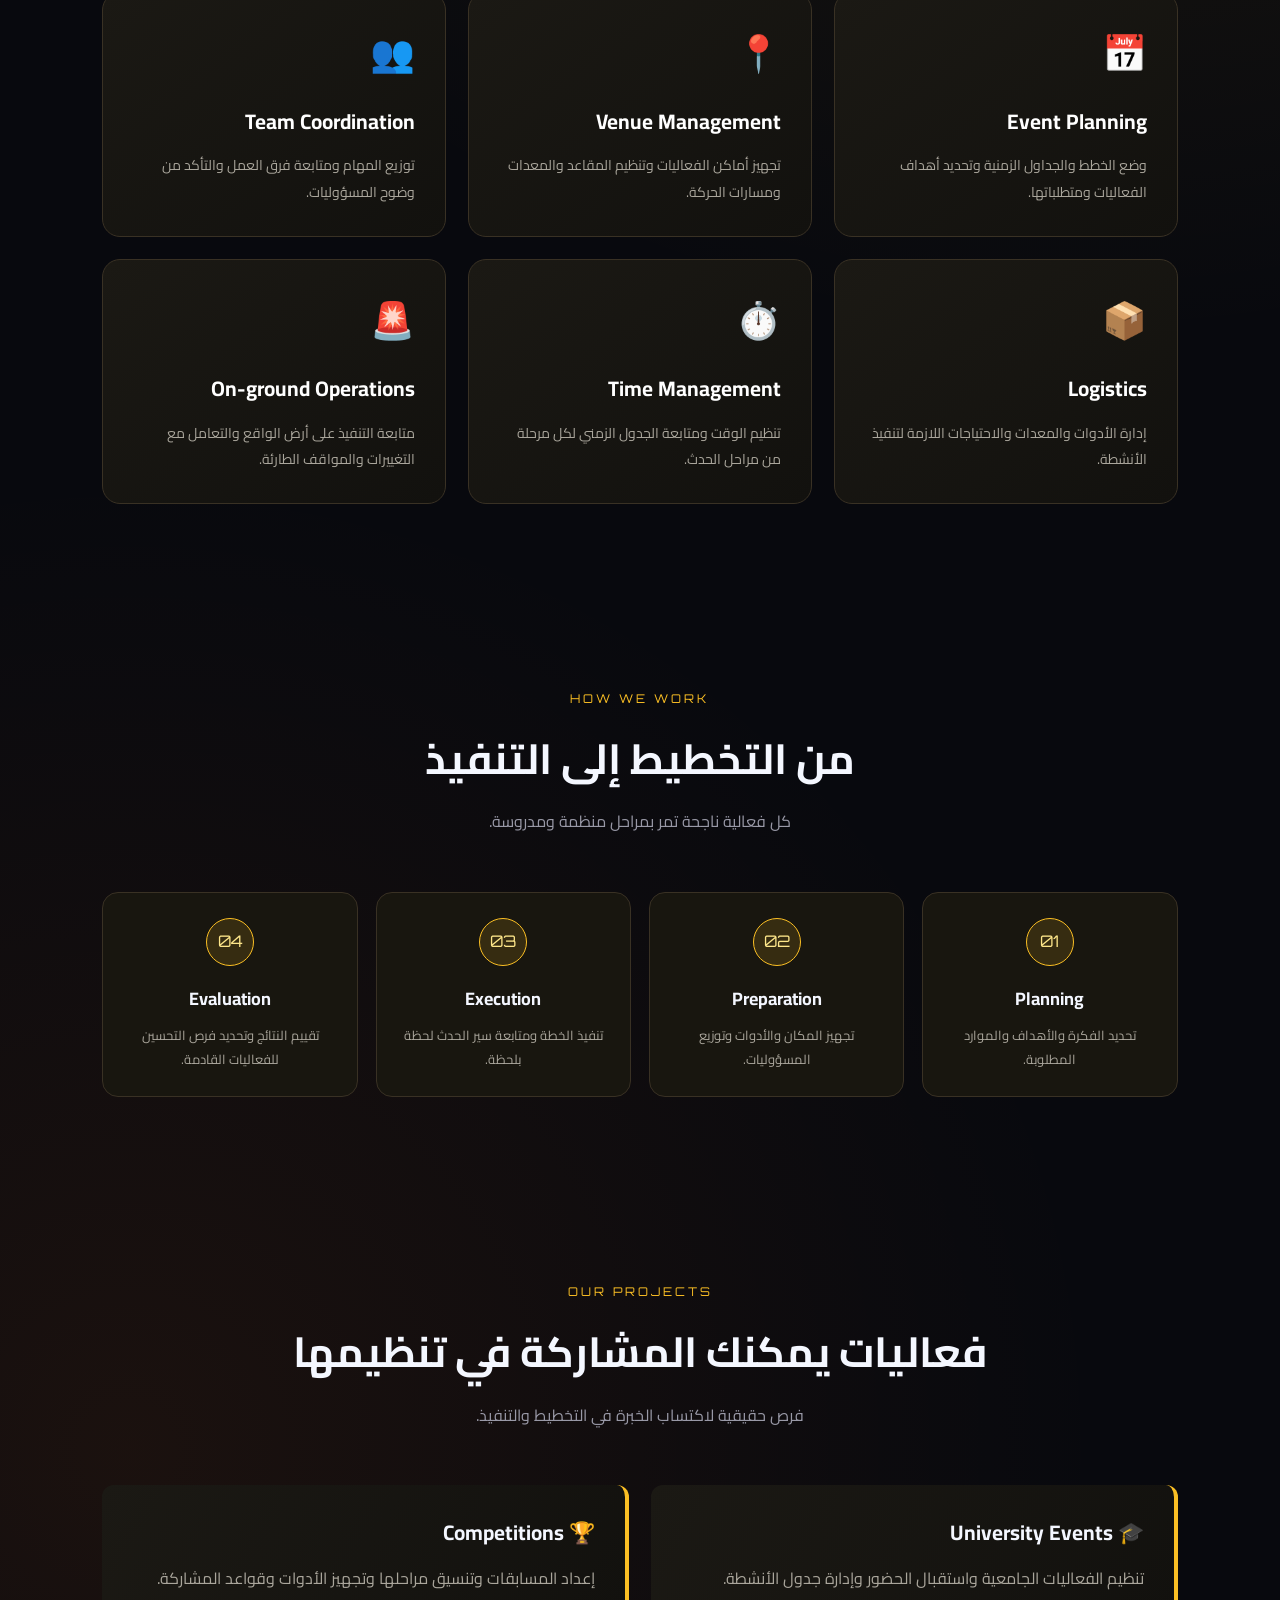
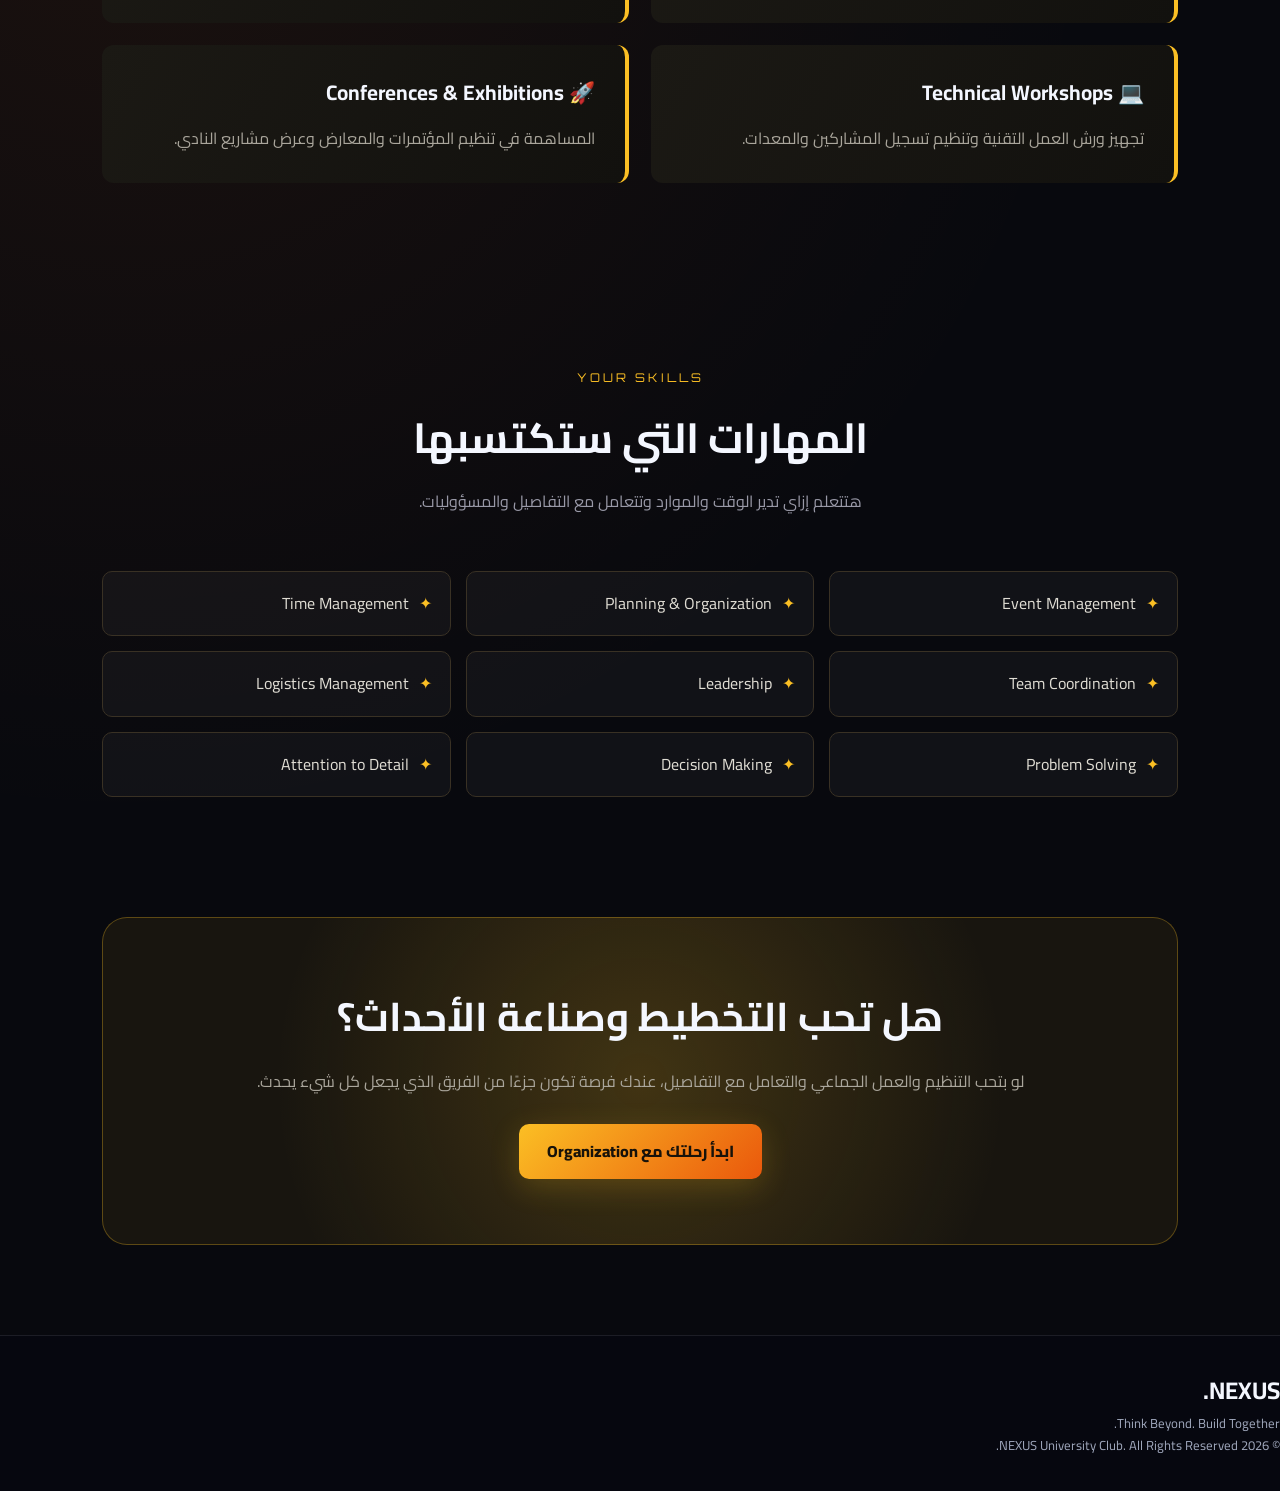
<file: pages/organization.html>
<!DOCTYPE html>
<html lang="ar" dir="rtl">
<head>
    <meta charset="UTF-8">
    <meta name="viewport" content="width=device-width, initial-scale=1.0">
    <title>Organization Department | NEXUS</title>

    <link rel="preconnect" href="https://fonts.googleapis.com">
    <link rel="preconnect" href="https://fonts.gstatic.com" crossorigin>
    <link href="https://fonts.googleapis.com/css2?family=Cairo:wght@400;500;600;700;800;900&family=Orbitron:wght@500;600;700;800&display=swap" rel="stylesheet">

    <link rel="stylesheet" href="../css/style.css">
    <link rel="stylesheet" href="../css/responsive.css">
    <link rel="stylesheet" href="../css/animations.css">

    <style>
        :root {
            --org: #fbbf24;
            --org-light: #fde68a;
            --org-orange: #f97316;
        }

        body {
            background:
                radial-gradient(circle at 85% 15%, rgba(251,191,36,.12), transparent 30%),
                radial-gradient(circle at 10% 65%, rgba(249,115,22,.08), transparent 30%),
                #08090e;
        }

        .org-hero {
            min-height: 83vh;
            padding: 130px 8% 90px;
            display: flex;
            align-items: center;
            position: relative;
            overflow: hidden;
            background: linear-gradient(110deg, rgba(8,9,14,.97), rgba(8,9,14,.72));
        }

        .org-hero::before {
            content: "";
            position: absolute;
            width: 520px;
            height: 520px;
            border: 1px solid rgba(251,191,36,.2);
            border-radius: 50%;
            right: -220px;
            top: -100px;
            box-shadow: 0 0 100px rgba(251,191,36,.1);
        }

        .org-hero-content {
            max-width: 750px;
            position: relative;
            z-index: 2;
        }

        .org-label {
            display: inline-block;
            padding: 9px 18px;
            border: 1px solid rgba(251,191,36,.4);
            background: rgba(251,191,36,.08);
            border-radius: 30px;
            color: var(--org);
            font-family: 'Orbitron', sans-serif;
            font-size: 12px;
            letter-spacing: 2px;
            margin-bottom: 25px;
        }

        .org-hero h1 {
            font-size: clamp(42px, 7vw, 82px);
            line-height: 1.3;
            font-weight: 900;
            margin-bottom: 25px;
        }

        .org-hero h1 span {
            display: block;
            background: linear-gradient(90deg, #fbbf24, #f97316);
            -webkit-background-clip: text;
            background-clip: text;
            color: transparent;
        }

        .org-hero p {
            color: #b5b5c0;
            font-size: 18px;
            line-height: 2;
            max-width: 650px;
            margin-bottom: 35px;
        }

        .org-actions {
            display: flex;
            gap: 15px;
            flex-wrap: wrap;
        }

        .org-btn {
            display: inline-block;
            padding: 14px 28px;
            border-radius: 10px;
            text-decoration: none;
            font-weight: 800;
            transition: .3s;
        }

        .org-btn.primary {
            background: linear-gradient(135deg, #fbbf24, #ea580c);
            color: #17120a;
            box-shadow: 0 8px 30px rgba(251,191,36,.2);
        }

        .org-btn.secondary {
            border: 1px solid #51412a;
            color: white;
        }

        .org-btn:hover {
            transform: translateY(-5px);
            box-shadow: 0 12px 30px rgba(251,191,36,.2);
        }

        .org-visual {
            position: absolute;
            left: 9%;
            top: 50%;
            transform: translateY(-50%);
            width: 300px;
            height: 300px;
            border-radius: 50%;
            border: 1px solid rgba(251,191,36,.3);
            display: flex;
            align-items: center;
            justify-content: center;
            font-size: 110px;
            box-shadow: 0 0 80px rgba(251,191,36,.12), inset 0 0 50px rgba(251,191,36,.08);
            animation: orgFloat 5s ease-in-out infinite;
        }

        .org-visual::before,
        .org-visual::after {
            content: "";
            position: absolute;
            inset: 20px;
            border: 1px dashed rgba(253,230,138,.4);
            border-radius: 50%;
            animation: orgRotate 20s linear infinite;
        }

        .org-visual::after {
            inset: -25px;
            border-style: solid;
            border-color: rgba(249,115,22,.2);
            animation-direction: reverse;
            animation-duration: 30s;
        }

        @keyframes orgFloat {
            0%, 100% { margin-top: 0; }
            50% { margin-top: -15px; }
        }

        @keyframes orgRotate {
            to { transform: rotate(360deg); }
        }

        .org-section {
            padding: 90px 8%;
        }

        .org-heading {
            text-align: center;
            margin-bottom: 55px;
        }

        .org-heading span {
            color: var(--org);
            font-family: 'Orbitron', sans-serif;
            font-size: 12px;
            letter-spacing: 3px;
        }

        .org-heading h2 {
            font-size: clamp(28px, 4vw, 42px);
            margin: 12px 0;
        }

        .org-heading p {
            color: #9999a7;
            line-height: 1.9;
            max-width: 650px;
            margin: auto;
        }

        .org-intro {
            display: grid;
            grid-template-columns: 1fr 1fr;
            gap: 45px;
            align-items: center;
        }

        .org-intro h2 {
            font-size: 34px;
            margin-bottom: 20px;
        }

        .org-intro h2 span {
            color: var(--org);
        }

        .org-intro p {
            color: #aaaab5;
            line-height: 2.1;
            margin-bottom: 15px;
        }

        .org-quote {
            padding: 40px;
            border-radius: 22px;
            background: linear-gradient(135deg, rgba(251,191,36,.13), rgba(249,115,22,.04));
            border: 1px solid rgba(251,191,36,.25);
        }

        .org-quote strong {
            color: var(--org-light);
            display: block;
            font-size: 25px;
            margin-bottom: 15px;
        }

        .org-quote p {
            font-size: 19px;
            color: #d0d0dc;
            line-height: 2;
        }

        .org-grid {
            display: grid;
            grid-template-columns: repeat(3, 1fr);
            gap: 22px;
        }

        .org-card {
            padding: 30px;
            min-height: 245px;
            border-radius: 18px;
            background: linear-gradient(145deg, #1b1914, #12110e);
            border: 1px solid #393124;
            transition: .35s;
        }

        .org-card:hover {
            transform: translateY(-9px);
            border-color: var(--org);
            box-shadow: 0 15px 35px rgba(251,191,36,.1);
        }

        .org-icon {
            font-size: 36px;
            display: block;
            margin-bottom: 20px;
        }

        .org-card h3 {
            color: white;
            font-size: 21px;
            margin-bottom: 13px;
        }

        .org-card p {
            color: #aaa69c;
            line-height: 1.9;
            font-size: 14px;
        }

        .org-process {
            display: grid;
            grid-template-columns: repeat(4, 1fr);
            gap: 18px;
        }

        .org-step {
            text-align: center;
            padding: 25px 15px;
            background: #18160f;
            border: 1px solid #393124;
            border-radius: 16px;
            transition: .3s;
        }

        .org-step:hover {
            border-color: var(--org);
            transform: translateY(-5px);
        }

        .org-number {
            width: 48px;
            height: 48px;
            border-radius: 50%;
            display: flex;
            justify-content: center;
            align-items: center;
            margin: 0 auto 18px;
            background: rgba(251,191,36,.13);
            border: 1px solid var(--org);
            color: var(--org-light);
            font-family: 'Orbitron', sans-serif;
        }

        .org-step h3 {
            margin-bottom: 10px;
            font-size: 18px;
        }

        .org-step p {
            color: #aaa69c;
            font-size: 13px;
            line-height: 1.8;
        }

        .org-projects {
            display: grid;
            grid-template-columns: repeat(2, 1fr);
            gap: 22px;
        }

        .org-project {
            padding: 30px;
            background: linear-gradient(120deg, #1b1914, #12110e);
            border-right: 4px solid var(--org);
            border-radius: 12px;
        }

        .org-project h3 {
            font-size: 21px;
            margin-bottom: 12px;
        }

        .org-project p {
            color: #aaa69c;
            line-height: 1.9;
        }

        .org-skills {
            display: grid;
            grid-template-columns: repeat(3, 1fr);
            gap: 15px;
        }

        .org-skill {
            padding: 18px;
            border: 1px solid #393124;
            background: rgba(255,255,255,.035);
            border-radius: 10px;
            color: #e0ddd4;
        }

        .org-skill::before {
            content: "✦";
            color: var(--org);
            margin-left: 10px;
        }

        .org-cta {
            margin: 30px 8% 90px;
            padding: 65px 30px;
            text-align: center;
            border-radius: 25px;
            background: radial-gradient(circle at center, rgba(251,191,36,.18), transparent 65%), #18150f;
            border: 1px solid rgba(251,191,36,.3);
        }

        .org-cta h2 {
            font-size: clamp(27px, 4vw, 40px);
            margin-bottom: 15px;
        }

        .org-cta p {
            color: #aaa69c;
            margin-bottom: 28px;
            line-height: 1.9;
        }

        /* NAVBAR FIX */
        @media (min-width: 901px) {
            .navbar {
                display: grid !important;
                grid-template-columns: minmax(130px, 1fr) auto minmax(130px, 1fr);
                align-items: center;
                width: 100%;
                box-sizing: border-box;
                direction: ltr;
                padding-inline: 5%;
                gap: 15px;
            }

            .navbar .logo {
                justify-self: start;
                white-space: nowrap;
            }

            .navbar .nav-links {
                justify-self: center;
                display: flex;
                align-items: center;
                justify-content: center;
                direction: rtl;
                gap: clamp(10px, 1.4vw, 22px);
                white-space: nowrap;
                margin: 0;
            }

            .navbar .nav-join {
                justify-self: end;
                white-space: nowrap;
                margin: 0;
                position: static;
            }
        }

        @media (min-width: 901px) and (max-width: 1150px) {
            .navbar .nav-links {
                gap: 9px;
                font-size: 13px;
            }
        }

        @media (max-width: 1000px) {
            .org-visual {
                opacity: .14;
                left: -80px;
            }

            .org-grid {
                grid-template-columns: repeat(2, 1fr);
            }

            .org-process {
                grid-template-columns: repeat(2, 1fr);
            }
        }

        @media (max-width: 700px) {
            .org-hero {
                min-height: 75vh;
                padding: 110px 6% 70px;
            }

            .org-visual {
                display: none;
            }

            .org-section {
                padding: 65px 6%;
            }

            .org-intro,
            .org-grid,
            .org-projects,
            .org-skills {
                grid-template-columns: 1fr;
            }

            .org-cta {
                margin: 20px 5% 60px;
            }
        }

        @media (max-width: 420px) {
            .org-process {
                grid-template-columns: 1fr;
            }

            .org-actions {
                flex-direction: column;
            }

            .org-btn {
                text-align: center;
            }
        }
    </style>
</head>

<body>

    <header class="navbar">
        <div class="logo">NEXUS<span>.</span></div>

        <nav class="nav-links">
            <a href="../index.html">الرئيسية</a>
            <a href="about.html">عن النادي</a>
            <a href="departments.html" class="active">الأقسام</a>
            <a href="events.html">الفعاليات</a>
            <a href="projects.html">المشاريع</a>
            <a href="contact.html">تواصل معنا</a>
        </nav>

        <a href="join.html" class="nav-join">انضم إلينا</a>
    </header>

    <main>

        <section class="org-hero">
            <div class="org-hero-content reveal">
                <span class="org-label">NEXUS / ORGANIZATION</span>

                <h1>
                    وراء كل حدث ناجح...
                    <span>خطة وتنظيم.</span>
                </h1>

                <p>
                    قسم التنظيم هو العقل الذي يحول الأفكار إلى أحداث حقيقية.
                    من التخطيط وإدارة الوقت إلى تجهيز المكان وتوزيع المهام،
                    نعمل خلف الكواليس لنصنع تجربة ناجحة لكل شخص.
                </p>

                <div class="org-actions">
                    <a href="join.html?department=Organization" class="org-btn primary">انضم لفريق Organization</a>
                    <a href="#specialties" class="org-btn secondary">اكتشف القسم</a>
                </div>
            </div>

            <div class="org-visual" aria-hidden="true">⚙️</div>
        </section>

        <section class="org-section">
            <div class="org-intro">
                <div class="reveal">
                    <span class="org-label">WHO WE ARE</span>

                    <h2>نحول الفوضى إلى <span>نظام.</span></h2>

                    <p>
                        قسم Organization مسؤول عن التخطيط والتجهيز
                        والتنفيذ العملي لفعاليات وأنشطة النادي.
                    </p>

                    <p>
                        نعمل على تحديد الاحتياجات، وتجهيز الأماكن،
                        وتوزيع المسؤوليات، وإدارة الوقت والموارد،
                        والتأكد من سير كل شيء بالشكل المطلوب.
                    </p>
                </div>

                <div class="org-quote reveal">
                    <strong>Our Philosophy</strong>
                    <p>
                        "Great events don't happen by accident.
                        They happen by design."
                    </p>
                    <p>
                        نؤمن أن التفاصيل الصغيرة تصنع الفارق الكبير،
                        وأن التخطيط الجيد هو بداية كل نجاح.
                    </p>
                </div>
            </div>
        </section>

        <section class="org-section" id="specialties">
            <div class="org-heading reveal">
                <span>OUR SPECIALTIES</span>
                <h2>ماذا نفعل داخل Organization؟</h2>
                <p>مجالات تساعدنا على إدارة الفعاليات وتنفيذ الأفكار بكفاءة.</p>
            </div>

            <div class="org-grid">

                <article class="org-card reveal">
                    <span class="org-icon">📅</span>
                    <h3>Event Planning</h3>
                    <p>وضع الخطط والجداول الزمنية وتحديد أهداف الفعاليات ومتطلباتها.</p>
                </article>

                <article class="org-card reveal">
                    <span class="org-icon">📍</span>
                    <h3>Venue Management</h3>
                    <p>تجهيز أماكن الفعاليات وتنظيم المقاعد والمعدات ومسارات الحركة.</p>
                </article>

                <article class="org-card reveal">
                    <span class="org-icon">👥</span>
                    <h3>Team Coordination</h3>
                    <p>توزيع المهام ومتابعة فرق العمل والتأكد من وضوح المسؤوليات.</p>
                </article>

                <article class="org-card reveal">
                    <span class="org-icon">📦</span>
                    <h3>Logistics</h3>
                    <p>إدارة الأدوات والمعدات والاحتياجات اللازمة لتنفيذ الأنشطة.</p>
                </article>

                <article class="org-card reveal">
                    <span class="org-icon">⏱️</span>
                    <h3>Time Management</h3>
                    <p>تنظيم الوقت ومتابعة الجدول الزمني لكل مرحلة من مراحل الحدث.</p>
                </article>

                <article class="org-card reveal">
                    <span class="org-icon">🚨</span>
                    <h3>On-ground Operations</h3>
                    <p>متابعة التنفيذ على أرض الواقع والتعامل مع التغييرات والمواقف الطارئة.</p>
                </article>

            </div>
        </section>

        <section class="org-section">
            <div class="org-heading reveal">
                <span>HOW WE WORK</span>
                <h2>من التخطيط إلى التنفيذ</h2>
                <p>كل فعالية ناجحة تمر بمراحل منظمة ومدروسة.</p>
            </div>

            <div class="org-process">

                <div class="org-step reveal">
                    <div class="org-number">01</div>
                    <h3>Planning</h3>
                    <p>تحديد الفكرة والأهداف والموارد المطلوبة.</p>
                </div>

                <div class="org-step reveal">
                    <div class="org-number">02</div>
                    <h3>Preparation</h3>
                    <p>تجهيز المكان والأدوات وتوزيع المسؤوليات.</p>
                </div>

                <div class="org-step reveal">
                    <div class="org-number">03</div>
                    <h3>Execution</h3>
                    <p>تنفيذ الخطة ومتابعة سير الحدث لحظة بلحظة.</p>
                </div>

                <div class="org-step reveal">
                    <div class="org-number">04</div>
                    <h3>Evaluation</h3>
                    <p>تقييم النتائج وتحديد فرص التحسين للفعاليات القادمة.</p>
                </div>

            </div>
        </section>

        <section class="org-section">
            <div class="org-heading reveal">
                <span>OUR PROJECTS</span>
                <h2>فعاليات يمكنك المشاركة في تنظيمها</h2>
                <p>فرص حقيقية لاكتساب الخبرة في التخطيط والتنفيذ.</p>
            </div>

            <div class="org-projects">

                <article class="org-project reveal">
                    <h3>🎓 University Events</h3>
                    <p>تنظيم الفعاليات الجامعية واستقبال الحضور وإدارة جدول الأنشطة.</p>
                </article>

                <article class="org-project reveal">
                    <h3>🏆 Competitions</h3>
                    <p>إعداد المسابقات وتنسيق مراحلها وتجهيز الأدوات وقواعد المشاركة.</p>
                </article>

                <article class="org-project reveal">
                    <h3>💻 Technical Workshops</h3>
                    <p>تجهيز ورش العمل التقنية وتنظيم تسجيل المشاركين والمعدات.</p>
                </article>

                <article class="org-project reveal">
                    <h3>🚀 Conferences & Exhibitions</h3>
                    <p>المساهمة في تنظيم المؤتمرات والمعارض وعرض مشاريع النادي.</p>
                </article>

            </div>
        </section>

        <section class="org-section">
            <div class="org-heading reveal">
                <span>YOUR SKILLS</span>
                <h2>المهارات التي ستكتسبها</h2>
                <p>هتتعلم إزاي تدير الوقت والموارد وتتعامل مع التفاصيل والمسؤوليات.</p>
            </div>

            <div class="org-skills reveal">
                <div class="org-skill">Event Management</div>
                <div class="org-skill">Planning & Organization</div>
                <div class="org-skill">Time Management</div>
                <div class="org-skill">Team Coordination</div>
                <div class="org-skill">Leadership</div>
                <div class="org-skill">Logistics Management</div>
                <div class="org-skill">Problem Solving</div>
                <div class="org-skill">Decision Making</div>
                <div class="org-skill">Attention to Detail</div>
            </div>
        </section>

        <section class="org-cta reveal">
            <h2>هل تحب التخطيط وصناعة الأحداث؟</h2>
            <p>
                لو بتحب التنظيم والعمل الجماعي والتعامل مع التفاصيل،
                عندك فرصة تكون جزءًا من الفريق الذي يجعل كل شيء يحدث.
            </p>

            <a href="join.html?department=Organization" class="org-btn primary">
                ابدأ رحلتك مع Organization
            </a>
        </section>

    </main>

    <footer class="footer">
        <div class="footer-content">
            <div>
                <h2>NEXUS<span>.</span></h2>
                <p>Think Beyond. Build Together.</p>
            </div>

            <p>© 2026 NEXUS University Club. All Rights Reserved.</p>
        </div>
    </footer>

    <script src="../js/main.js"></script>
    <script src="../js/navigation.js"></script>
    <script src="../js/animations.js"></script>

</body>
</html>
</file>
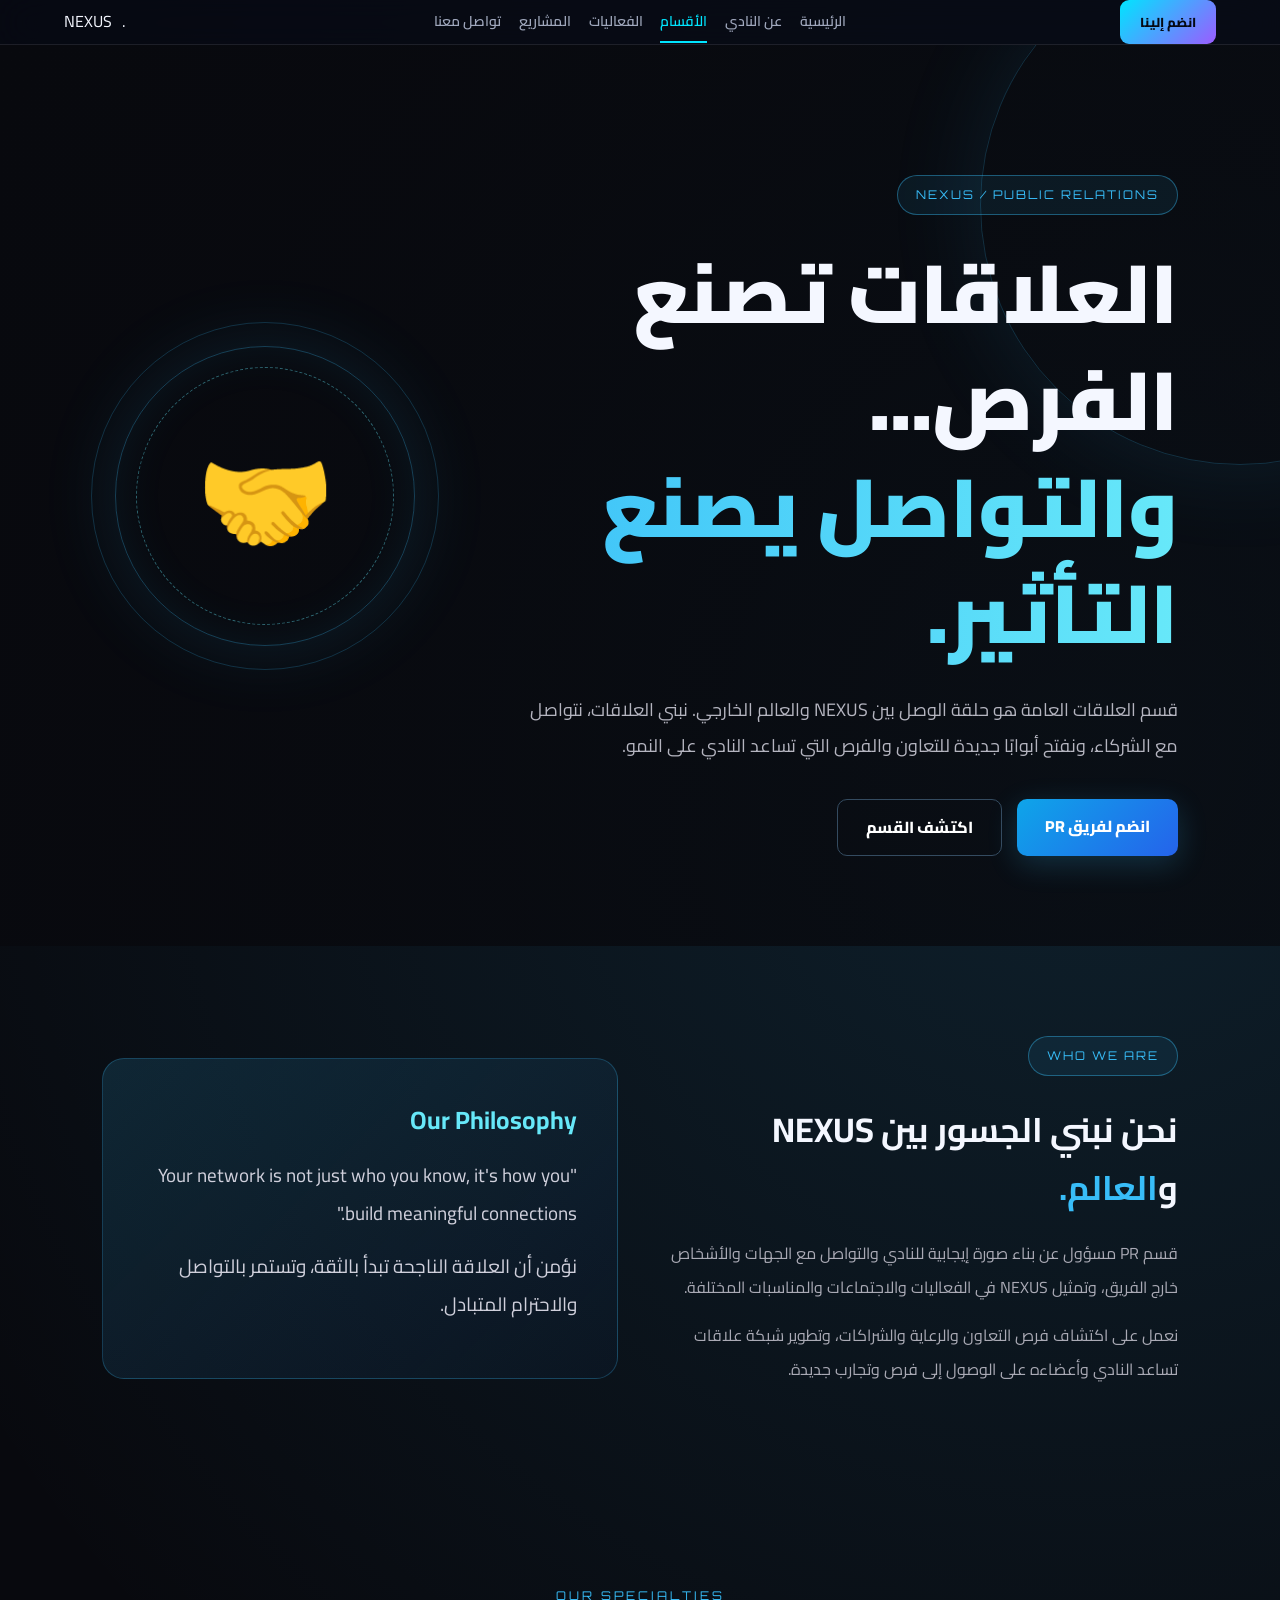
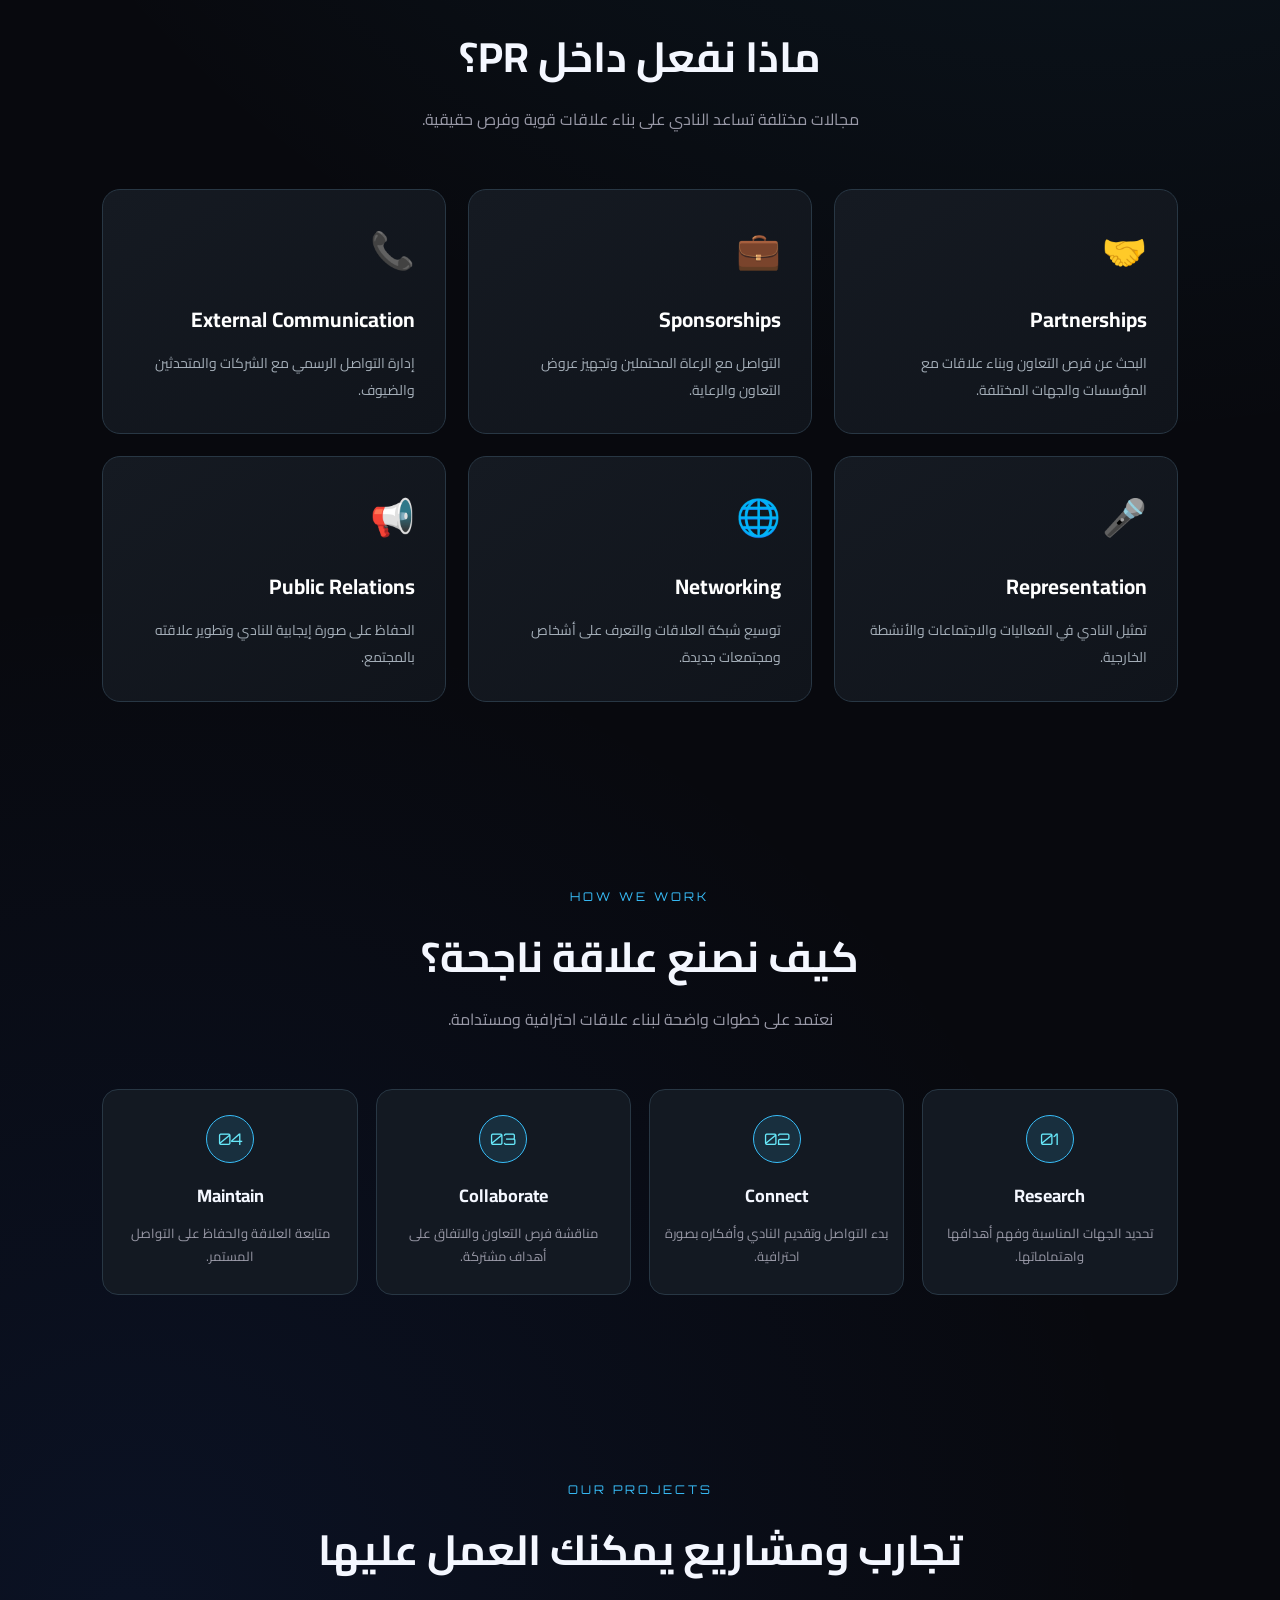
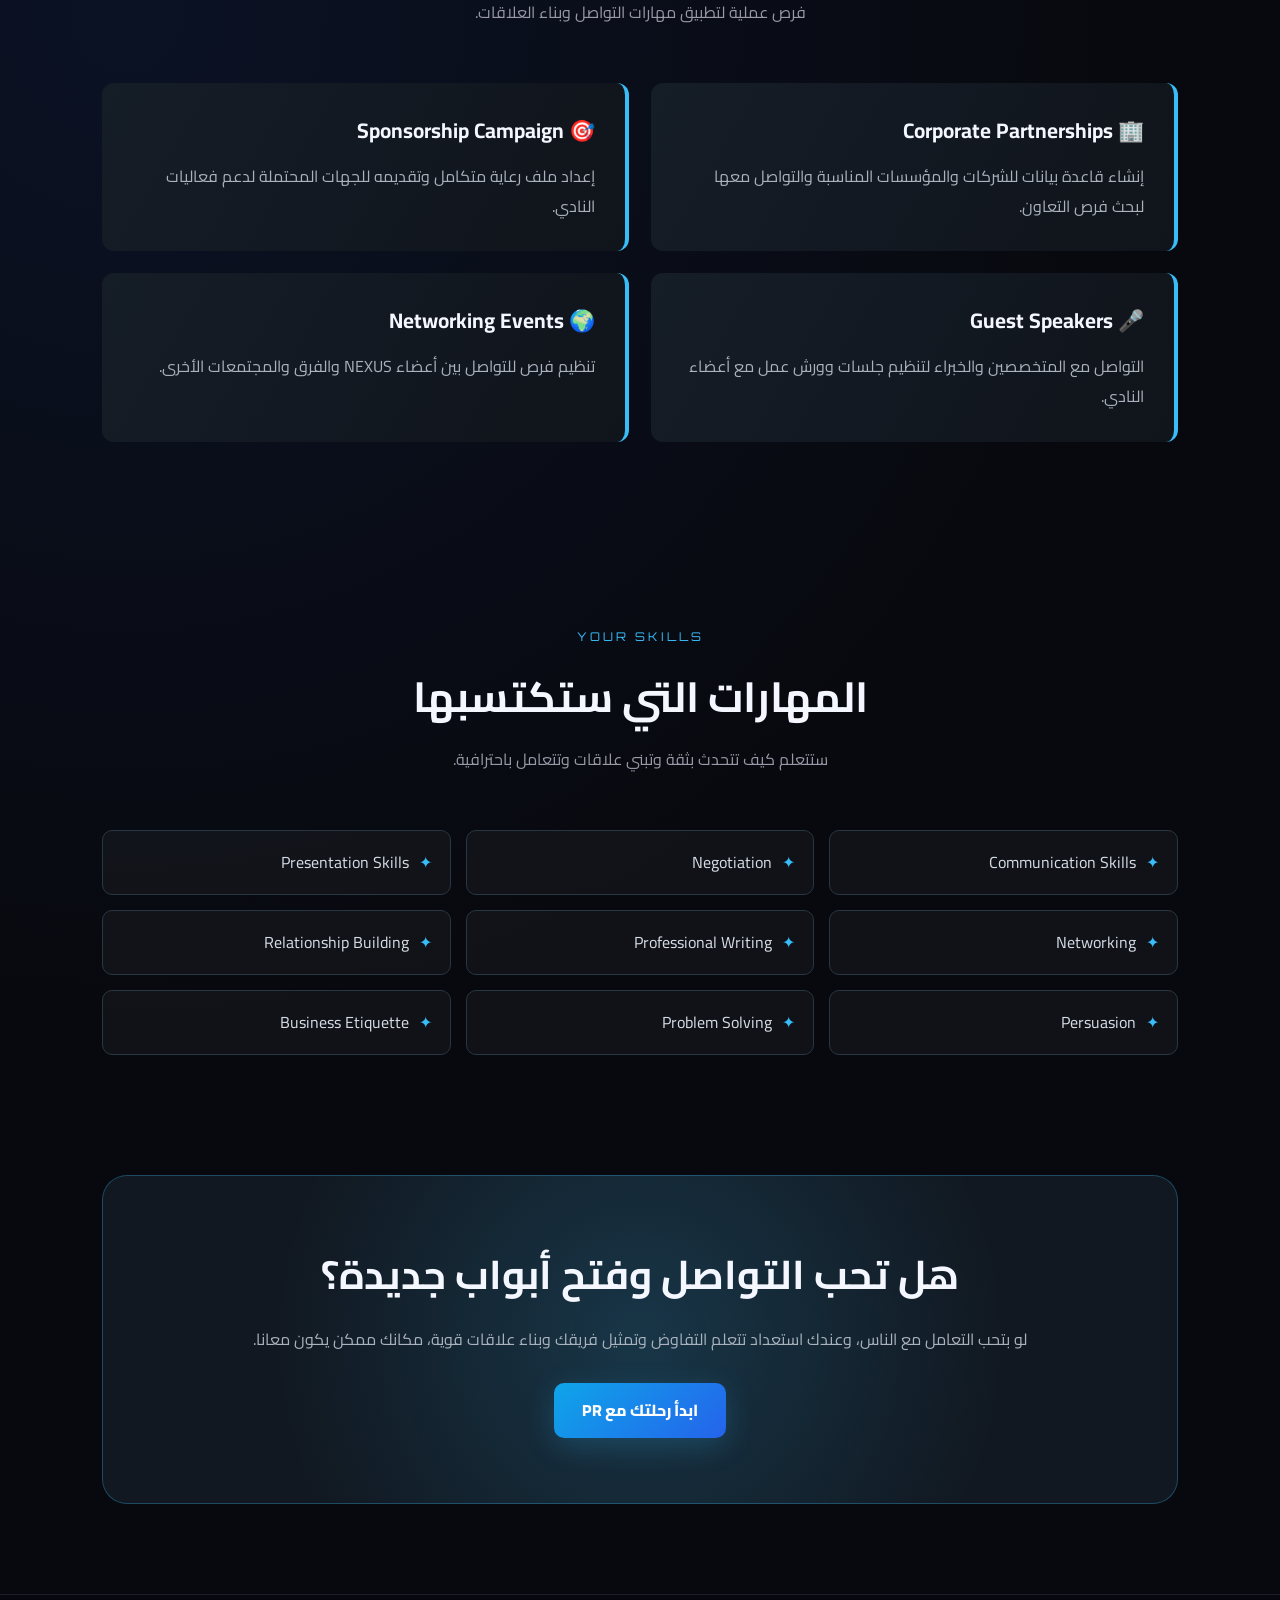
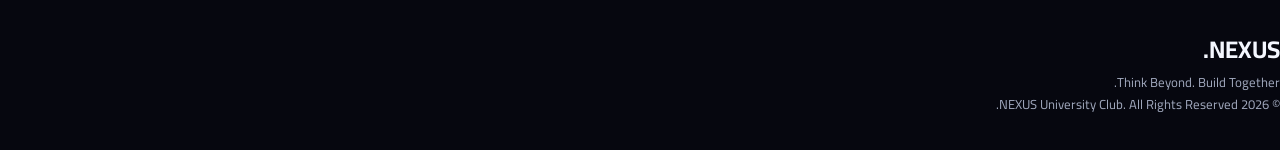
<file: pages/pr.html>
<!DOCTYPE html>
<html lang="ar" dir="rtl">
<head>
    <meta charset="UTF-8">
    <meta name="viewport" content="width=device-width, initial-scale=1.0">
    <title>PR Department | NEXUS</title>

    <link rel="preconnect" href="https://fonts.googleapis.com">
    <link rel="preconnect" href="https://fonts.gstatic.com" crossorigin>
    <link href="https://fonts.googleapis.com/css2?family=Cairo:wght@400;500;600;700;800;900&family=Orbitron:wght@500;600;700;800&display=swap" rel="stylesheet">

    <link rel="stylesheet" href="../css/style.css">
    <link rel="stylesheet" href="../css/responsive.css">
    <link rel="stylesheet" href="../css/animations.css">

    <style>
        :root {
            --pr: #38bdf8;
            --pr-light: #67e8f9;
            --pr-blue: #2563eb;
        }

        body {
            background:
                radial-gradient(circle at 85% 15%, rgba(56,189,248,.13), transparent 30%),
                radial-gradient(circle at 10% 65%, rgba(37,99,235,.1), transparent 30%),
                #08090e;
        }

        .pr-hero {
            min-height: 83vh;
            padding: 130px 8% 90px;
            display: flex;
            align-items: center;
            position: relative;
            overflow: hidden;
            background: linear-gradient(110deg, rgba(8,9,14,.97), rgba(8,9,14,.72));
        }

        .pr-hero::before {
            content: "";
            position: absolute;
            width: 520px;
            height: 520px;
            border: 1px solid rgba(56,189,248,.2);
            border-radius: 50%;
            right: -220px;
            top: -100px;
            box-shadow: 0 0 100px rgba(56,189,248,.1);
        }

        .pr-hero-content {
            max-width: 750px;
            position: relative;
            z-index: 2;
        }

        .pr-label {
            display: inline-block;
            padding: 9px 18px;
            border: 1px solid rgba(56,189,248,.4);
            background: rgba(56,189,248,.08);
            border-radius: 30px;
            color: var(--pr);
            font-family: 'Orbitron', sans-serif;
            font-size: 12px;
            letter-spacing: 2px;
            margin-bottom: 25px;
        }

        .pr-hero h1 {
            font-size: clamp(42px, 7vw, 82px);
            line-height: 1.3;
            font-weight: 900;
            margin-bottom: 25px;
        }

        .pr-hero h1 span {
            display: block;
            background: linear-gradient(90deg, #38bdf8, #67e8f9);
            -webkit-background-clip: text;
            background-clip: text;
            color: transparent;
        }

        .pr-hero p {
            color: #b5b5c0;
            font-size: 18px;
            line-height: 2;
            max-width: 650px;
            margin-bottom: 35px;
        }

        .pr-actions {
            display: flex;
            gap: 15px;
            flex-wrap: wrap;
        }

        .pr-btn {
            display: inline-block;
            padding: 14px 28px;
            border-radius: 10px;
            text-decoration: none;
            font-weight: 800;
            transition: .3s;
        }

        .pr-btn.primary {
            background: linear-gradient(135deg, #0ea5e9, #2563eb);
            color: white;
            box-shadow: 0 8px 30px rgba(56,189,248,.2);
        }

        .pr-btn.secondary {
            border: 1px solid #344b60;
            color: white;
        }

        .pr-btn:hover {
            transform: translateY(-5px);
            box-shadow: 0 12px 30px rgba(56,189,248,.25);
        }

        .pr-visual {
            position: absolute;
            left: 9%;
            top: 50%;
            transform: translateY(-50%);
            width: 300px;
            height: 300px;
            border-radius: 50%;
            border: 1px solid rgba(56,189,248,.3);
            display: flex;
            align-items: center;
            justify-content: center;
            font-size: 110px;
            box-shadow: 0 0 80px rgba(56,189,248,.12), inset 0 0 50px rgba(56,189,248,.08);
            animation: prFloat 5s ease-in-out infinite;
        }

        .pr-visual::before,
        .pr-visual::after {
            content: "";
            position: absolute;
            inset: 20px;
            border: 1px dashed rgba(103,232,249,.4);
            border-radius: 50%;
            animation: prRotate 20s linear infinite;
        }

        .pr-visual::after {
            inset: -25px;
            border-style: solid;
            border-color: rgba(56,189,248,.2);
            animation-direction: reverse;
            animation-duration: 30s;
        }

        @keyframes prFloat {
            0%, 100% { margin-top: 0; }
            50% { margin-top: -15px; }
        }

        @keyframes prRotate {
            to { transform: rotate(360deg); }
        }

        .pr-section {
            padding: 90px 8%;
        }

        .pr-heading {
            text-align: center;
            margin-bottom: 55px;
        }

        .pr-heading span {
            color: var(--pr);
            font-family: 'Orbitron', sans-serif;
            font-size: 12px;
            letter-spacing: 3px;
        }

        .pr-heading h2 {
            font-size: clamp(28px, 4vw, 42px);
            margin: 12px 0;
        }

        .pr-heading p {
            color: #9999a7;
            line-height: 1.9;
            max-width: 650px;
            margin: auto;
        }

        .pr-intro {
            display: grid;
            grid-template-columns: 1fr 1fr;
            gap: 45px;
            align-items: center;
        }

        .pr-intro h2 {
            font-size: 34px;
            margin-bottom: 20px;
        }

        .pr-intro h2 span {
            color: var(--pr);
        }

        .pr-intro p {
            color: #aaaab5;
            line-height: 2.1;
            margin-bottom: 15px;
        }

        .pr-quote {
            padding: 40px;
            border-radius: 22px;
            background: linear-gradient(135deg, rgba(56,189,248,.14), rgba(37,99,235,.04));
            border: 1px solid rgba(56,189,248,.25);
        }

        .pr-quote strong {
            color: var(--pr-light);
            display: block;
            font-size: 25px;
            margin-bottom: 15px;
        }

        .pr-quote p {
            font-size: 19px;
            color: #d0d0dc;
            line-height: 2;
        }

        .pr-grid {
            display: grid;
            grid-template-columns: repeat(3, 1fr);
            gap: 22px;
        }

        .pr-card {
            padding: 30px;
            min-height: 245px;
            border-radius: 18px;
            background: linear-gradient(145deg, #151a22, #10141b);
            border: 1px solid #283744;
            transition: .35s;
        }

        .pr-card:hover {
            transform: translateY(-9px);
            border-color: var(--pr);
            box-shadow: 0 15px 35px rgba(56,189,248,.1);
        }

        .pr-icon {
            font-size: 36px;
            display: block;
            margin-bottom: 20px;
        }

        .pr-card h3 {
            color: white;
            font-size: 21px;
            margin-bottom: 13px;
        }

        .pr-card p {
            color: #a4aeb8;
            line-height: 1.9;
            font-size: 14px;
        }

        .pr-process {
            display: grid;
            grid-template-columns: repeat(4, 1fr);
            gap: 18px;
        }

        .pr-step {
            text-align: center;
            padding: 25px 15px;
            background: #131922;
            border: 1px solid #283744;
            border-radius: 16px;
            transition: .3s;
        }

        .pr-step:hover {
            border-color: var(--pr);
            transform: translateY(-5px);
        }

        .pr-number {
            width: 48px;
            height: 48px;
            border-radius: 50%;
            display: flex;
            justify-content: center;
            align-items: center;
            margin: 0 auto 18px;
            background: rgba(56,189,248,.13);
            border: 1px solid var(--pr);
            color: var(--pr-light);
            font-family: 'Orbitron', sans-serif;
        }

        .pr-step h3 {
            margin-bottom: 10px;
            font-size: 18px;
        }

        .pr-step p {
            color: #9999a7;
            font-size: 13px;
            line-height: 1.8;
        }

        .pr-projects {
            display: grid;
            grid-template-columns: repeat(2, 1fr);
            gap: 22px;
        }

        .pr-project {
            padding: 30px;
            background: linear-gradient(120deg, #151d27, #10141b);
            border-right: 4px solid var(--pr);
            border-radius: 12px;
        }

        .pr-project h3 {
            font-size: 21px;
            margin-bottom: 12px;
        }

        .pr-project p {
            color: #aab2bd;
            line-height: 1.9;
        }

        .pr-skills {
            display: grid;
            grid-template-columns: repeat(3, 1fr);
            gap: 15px;
        }

        .pr-skill {
            padding: 18px;
            border: 1px solid #283744;
            background: rgba(255,255,255,.035);
            border-radius: 10px;
            color: #d4dce5;
        }

        .pr-skill::before {
            content: "✦";
            color: var(--pr);
            margin-left: 10px;
        }

        .pr-cta {
            margin: 30px 8% 90px;
            padding: 65px 30px;
            text-align: center;
            border-radius: 25px;
            background: radial-gradient(circle at center, rgba(56,189,248,.18), transparent 65%), #111821;
            border: 1px solid rgba(56,189,248,.3);
        }

        .pr-cta h2 {
            font-size: clamp(27px, 4vw, 40px);
            margin-bottom: 15px;
        }

        .pr-cta p {
            color: #aab2bd;
            margin-bottom: 28px;
            line-height: 1.9;
        }

        /* NAVBAR FIX */
        @media (min-width: 901px) {
            .navbar {
                display: grid !important;
                grid-template-columns: minmax(130px, 1fr) auto minmax(130px, 1fr);
                align-items: center;
                width: 100%;
                box-sizing: border-box;
                direction: ltr;
                padding-inline: 5%;
                gap: 15px;
            }

            .navbar .logo {
                justify-self: start;
                white-space: nowrap;
            }

            .navbar .nav-links {
                justify-self: center;
                display: flex;
                align-items: center;
                justify-content: center;
                direction: rtl;
                gap: clamp(10px, 1.4vw, 22px);
                white-space: nowrap;
                margin: 0;
            }

            .navbar .nav-join {
                justify-self: end;
                white-space: nowrap;
                margin: 0;
                position: static;
            }
        }

        @media (min-width: 901px) and (max-width: 1150px) {
            .navbar .nav-links {
                gap: 9px;
                font-size: 13px;
            }
        }

        @media (max-width: 1000px) {
            .pr-visual {
                opacity: .14;
                left: -80px;
            }

            .pr-grid {
                grid-template-columns: repeat(2, 1fr);
            }

            .pr-process {
                grid-template-columns: repeat(2, 1fr);
            }
        }

        @media (max-width: 700px) {
            .pr-hero {
                min-height: 75vh;
                padding: 110px 6% 70px;
            }

            .pr-visual {
                display: none;
            }

            .pr-section {
                padding: 65px 6%;
            }

            .pr-intro,
            .pr-grid,
            .pr-projects,
            .pr-skills {
                grid-template-columns: 1fr;
            }

            .pr-cta {
                margin: 20px 5% 60px;
            }
        }

        @media (max-width: 420px) {
            .pr-process {
                grid-template-columns: 1fr;
            }

            .pr-actions {
                flex-direction: column;
            }

            .pr-btn {
                text-align: center;
            }
        }
    </style>
</head>

<body>

    <header class="navbar">
        <div class="logo">NEXUS<span>.</span></div>

        <nav class="nav-links">
            <a href="../index.html">الرئيسية</a>
            <a href="about.html">عن النادي</a>
            <a href="departments.html" class="active">الأقسام</a>
            <a href="events.html">الفعاليات</a>
            <a href="projects.html">المشاريع</a>
            <a href="contact.html">تواصل معنا</a>
        </nav>

        <a href="join.html" class="nav-join">انضم إلينا</a>
    </header>

    <main>

        <section class="pr-hero">
            <div class="pr-hero-content reveal">
                <span class="pr-label">NEXUS / PUBLIC RELATIONS</span>

                <h1>
                    العلاقات تصنع الفرص...
                    <span>والتواصل يصنع التأثير.</span>
                </h1>

                <p>
                    قسم العلاقات العامة هو حلقة الوصل بين NEXUS والعالم الخارجي.
                    نبني العلاقات، نتواصل مع الشركاء، ونفتح أبوابًا جديدة
                    للتعاون والفرص التي تساعد النادي على النمو.
                </p>

                <div class="pr-actions">
                    <a href="join.html?department=PR" class="pr-btn primary">انضم لفريق PR</a>
                    <a href="#specialties" class="pr-btn secondary">اكتشف القسم</a>
                </div>
            </div>

            <div class="pr-visual" aria-hidden="true">🤝</div>
        </section>

        <section class="pr-section">
            <div class="pr-intro">
                <div class="reveal">
                    <span class="pr-label">WHO WE ARE</span>

                    <h2>نحن نبني الجسور بين NEXUS و<span>العالم.</span></h2>

                    <p>
                        قسم PR مسؤول عن بناء صورة إيجابية للنادي والتواصل
                        مع الجهات والأشخاص خارج الفريق، وتمثيل NEXUS
                        في الفعاليات والاجتماعات والمناسبات المختلفة.
                    </p>

                    <p>
                        نعمل على اكتشاف فرص التعاون والرعاية والشراكات،
                        وتطوير شبكة علاقات تساعد النادي وأعضاءه
                        على الوصول إلى فرص وتجارب جديدة.
                    </p>
                </div>

                <div class="pr-quote reveal">
                    <strong>Our Philosophy</strong>
                    <p>
                        "Your network is not just who you know,
                        it's how you build meaningful connections."
                    </p>
                    <p>
                        نؤمن أن العلاقة الناجحة تبدأ بالثقة،
                        وتستمر بالتواصل والاحترام المتبادل.
                    </p>
                </div>
            </div>
        </section>

        <section class="pr-section" id="specialties">
            <div class="pr-heading reveal">
                <span>OUR SPECIALTIES</span>
                <h2>ماذا نفعل داخل PR؟</h2>
                <p>مجالات مختلفة تساعد النادي على بناء علاقات قوية وفرص حقيقية.</p>
            </div>

            <div class="pr-grid">

                <article class="pr-card reveal">
                    <span class="pr-icon">🤝</span>
                    <h3>Partnerships</h3>
                    <p>البحث عن فرص التعاون وبناء علاقات مع المؤسسات والجهات المختلفة.</p>
                </article>

                <article class="pr-card reveal">
                    <span class="pr-icon">💼</span>
                    <h3>Sponsorships</h3>
                    <p>التواصل مع الرعاة المحتملين وتجهيز عروض التعاون والرعاية.</p>
                </article>

                <article class="pr-card reveal">
                    <span class="pr-icon">📞</span>
                    <h3>External Communication</h3>
                    <p>إدارة التواصل الرسمي مع الشركات والمتحدثين والضيوف.</p>
                </article>

                <article class="pr-card reveal">
                    <span class="pr-icon">🎤</span>
                    <h3>Representation</h3>
                    <p>تمثيل النادي في الفعاليات والاجتماعات والأنشطة الخارجية.</p>
                </article>

                <article class="pr-card reveal">
                    <span class="pr-icon">🌐</span>
                    <h3>Networking</h3>
                    <p>توسيع شبكة العلاقات والتعرف على أشخاص ومجتمعات جديدة.</p>
                </article>

                <article class="pr-card reveal">
                    <span class="pr-icon">📢</span>
                    <h3>Public Relations</h3>
                    <p>الحفاظ على صورة إيجابية للنادي وتطوير علاقته بالمجتمع.</p>
                </article>

            </div>
        </section>

        <section class="pr-section">
            <div class="pr-heading reveal">
                <span>HOW WE WORK</span>
                <h2>كيف نصنع علاقة ناجحة؟</h2>
                <p>نعتمد على خطوات واضحة لبناء علاقات احترافية ومستدامة.</p>
            </div>

            <div class="pr-process">

                <div class="pr-step reveal">
                    <div class="pr-number">01</div>
                    <h3>Research</h3>
                    <p>تحديد الجهات المناسبة وفهم أهدافها واهتماماتها.</p>
                </div>

                <div class="pr-step reveal">
                    <div class="pr-number">02</div>
                    <h3>Connect</h3>
                    <p>بدء التواصل وتقديم النادي وأفكاره بصورة احترافية.</p>
                </div>

                <div class="pr-step reveal">
                    <div class="pr-number">03</div>
                    <h3>Collaborate</h3>
                    <p>مناقشة فرص التعاون والاتفاق على أهداف مشتركة.</p>
                </div>

                <div class="pr-step reveal">
                    <div class="pr-number">04</div>
                    <h3>Maintain</h3>
                    <p>متابعة العلاقة والحفاظ على التواصل المستمر.</p>
                </div>

            </div>
        </section>

        <section class="pr-section">
            <div class="pr-heading reveal">
                <span>OUR PROJECTS</span>
                <h2>تجارب ومشاريع يمكنك العمل عليها</h2>
                <p>فرص عملية لتطبيق مهارات التواصل وبناء العلاقات.</p>
            </div>

            <div class="pr-projects">

                <article class="pr-project reveal">
                    <h3>🏢 Corporate Partnerships</h3>
                    <p>إنشاء قاعدة بيانات للشركات والمؤسسات المناسبة والتواصل معها لبحث فرص التعاون.</p>
                </article>

                <article class="pr-project reveal">
                    <h3>🎯 Sponsorship Campaign</h3>
                    <p>إعداد ملف رعاية متكامل وتقديمه للجهات المحتملة لدعم فعاليات النادي.</p>
                </article>

                <article class="pr-project reveal">
                    <h3>🎤 Guest Speakers</h3>
                    <p>التواصل مع المتخصصين والخبراء لتنظيم جلسات وورش عمل مع أعضاء النادي.</p>
                </article>

                <article class="pr-project reveal">
                    <h3>🌍 Networking Events</h3>
                    <p>تنظيم فرص للتواصل بين أعضاء NEXUS والفرق والمجتمعات الأخرى.</p>
                </article>

            </div>
        </section>

        <section class="pr-section">
            <div class="pr-heading reveal">
                <span>YOUR SKILLS</span>
                <h2>المهارات التي ستكتسبها</h2>
                <p>ستتعلم كيف تتحدث بثقة وتبني علاقات وتتعامل باحترافية.</p>
            </div>

            <div class="pr-skills reveal">
                <div class="pr-skill">Communication Skills</div>
                <div class="pr-skill">Negotiation</div>
                <div class="pr-skill">Presentation Skills</div>
                <div class="pr-skill">Networking</div>
                <div class="pr-skill">Professional Writing</div>
                <div class="pr-skill">Relationship Building</div>
                <div class="pr-skill">Persuasion</div>
                <div class="pr-skill">Problem Solving</div>
                <div class="pr-skill">Business Etiquette</div>
            </div>
        </section>

        <section class="pr-cta reveal">
            <h2>هل تحب التواصل وفتح أبواب جديدة؟</h2>
            <p>
                لو بتحب التعامل مع الناس، وعندك استعداد تتعلم التفاوض
                وتمثيل فريقك وبناء علاقات قوية، مكانك ممكن يكون معانا.
            </p>

            <a href="join.html?department=PR" class="pr-btn primary">
                ابدأ رحلتك مع PR
            </a>
        </section>

    </main>

    <footer class="footer">
        <div class="footer-content">
            <div>
                <h2>NEXUS<span>.</span></h2>
                <p>Think Beyond. Build Together.</p>
            </div>

            <p>© 2026 NEXUS University Club. All Rights Reserved.</p>
        </div>
    </footer>

    <script src="../js/main.js"></script>
    <script src="../js/navigation.js"></script>
    <script src="../js/animations.js"></script>

</body>
</html>
</file>
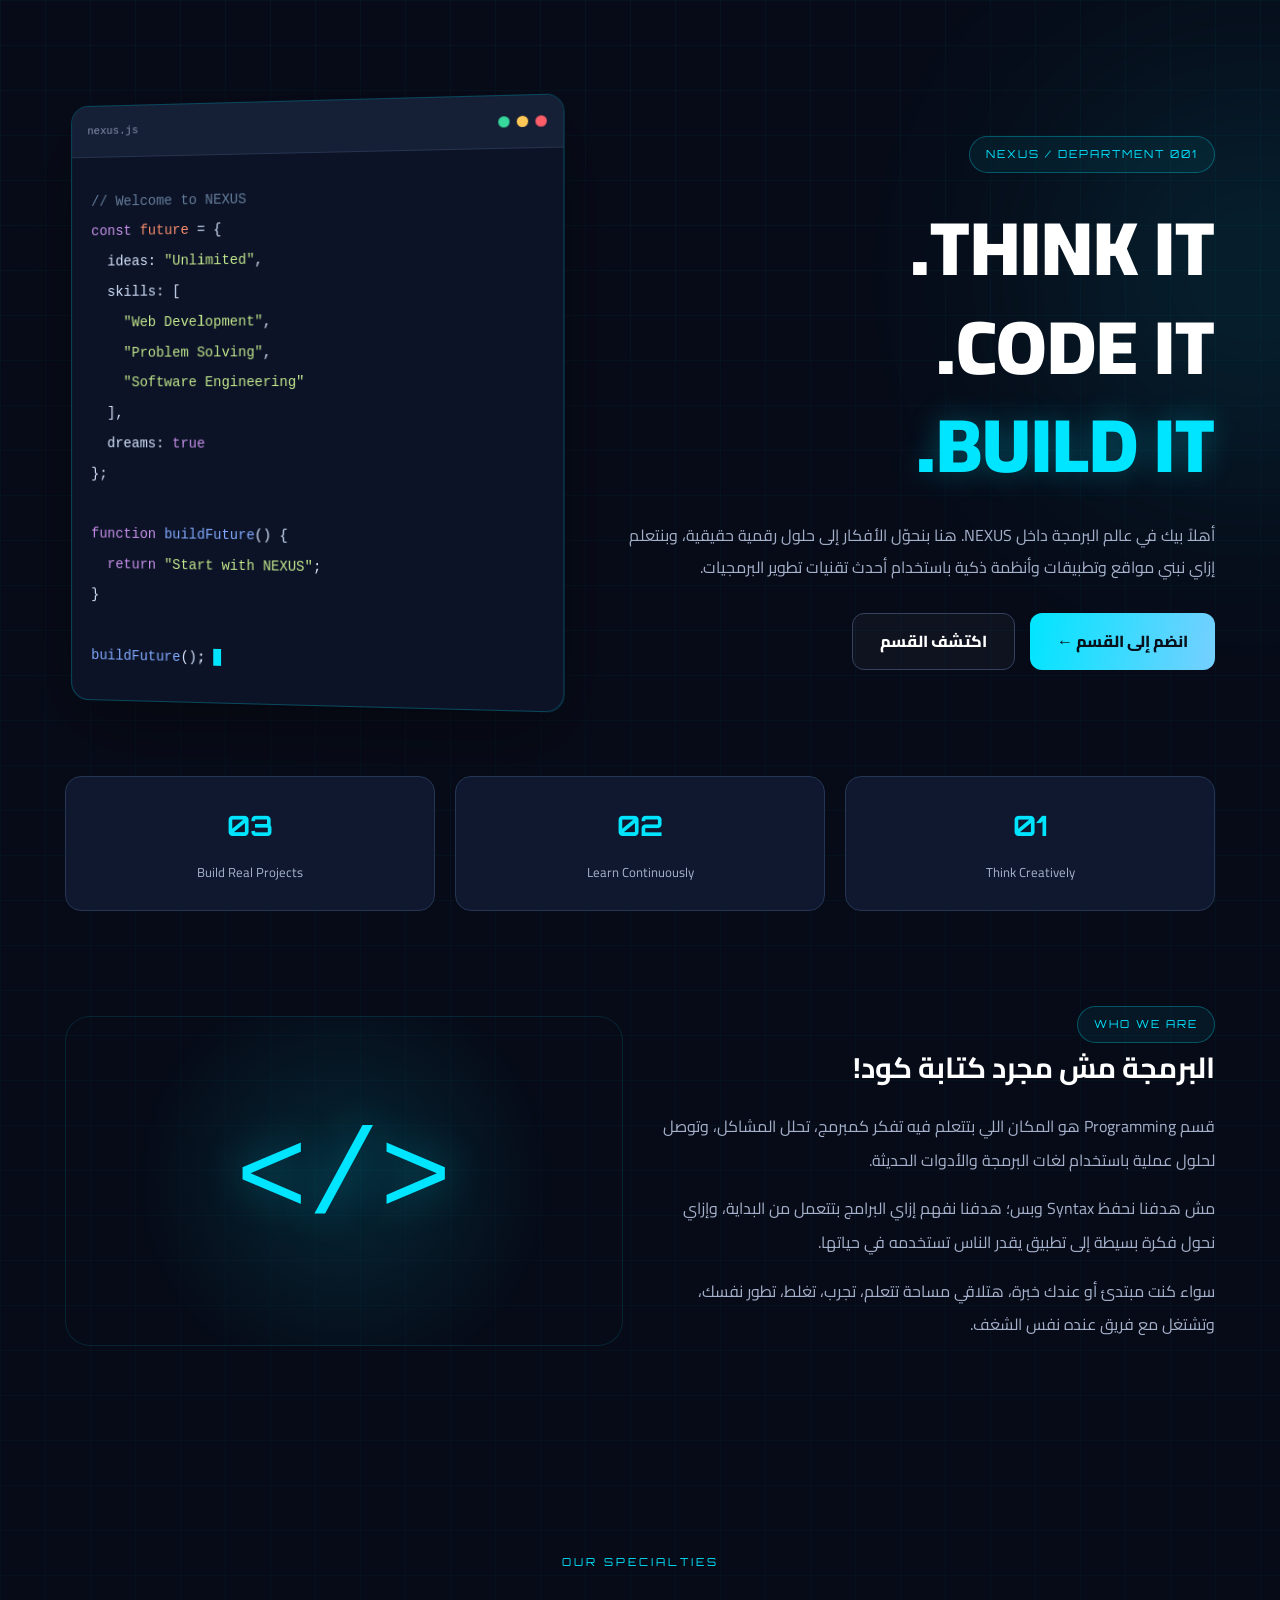
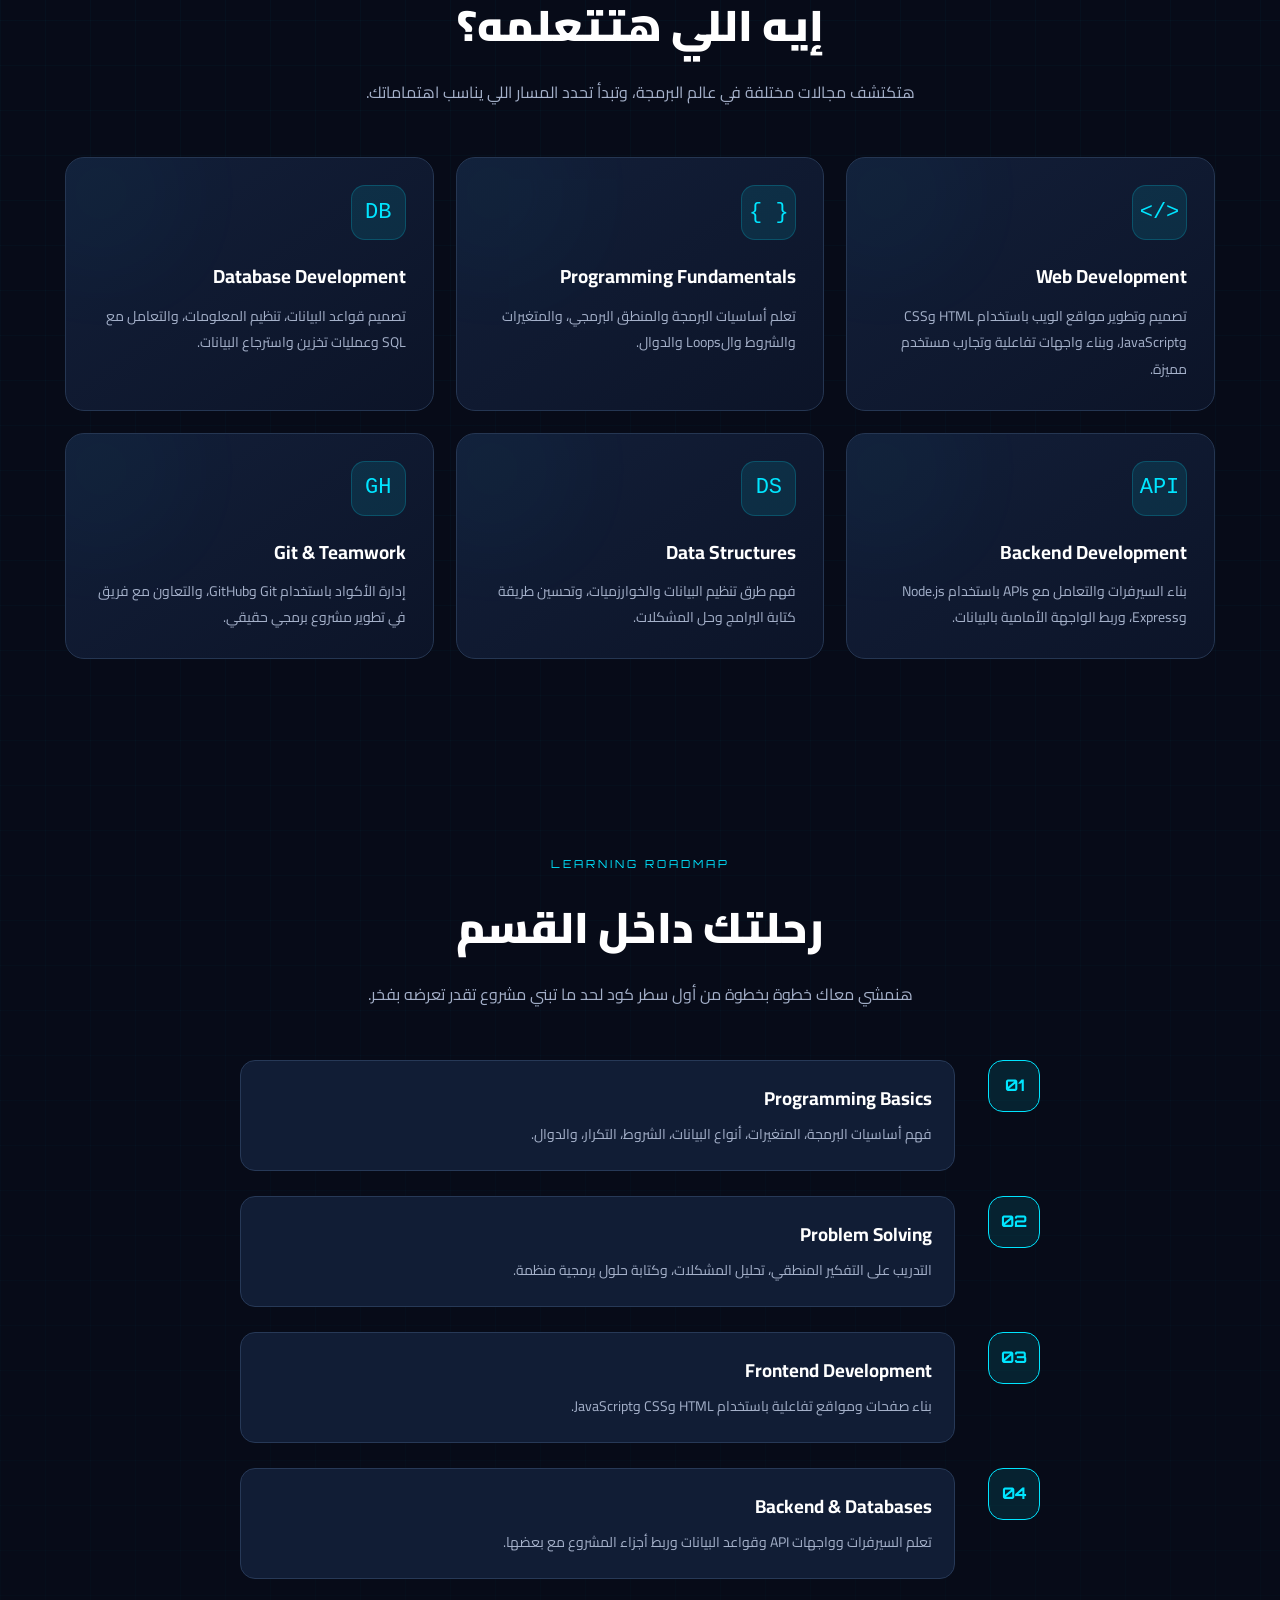
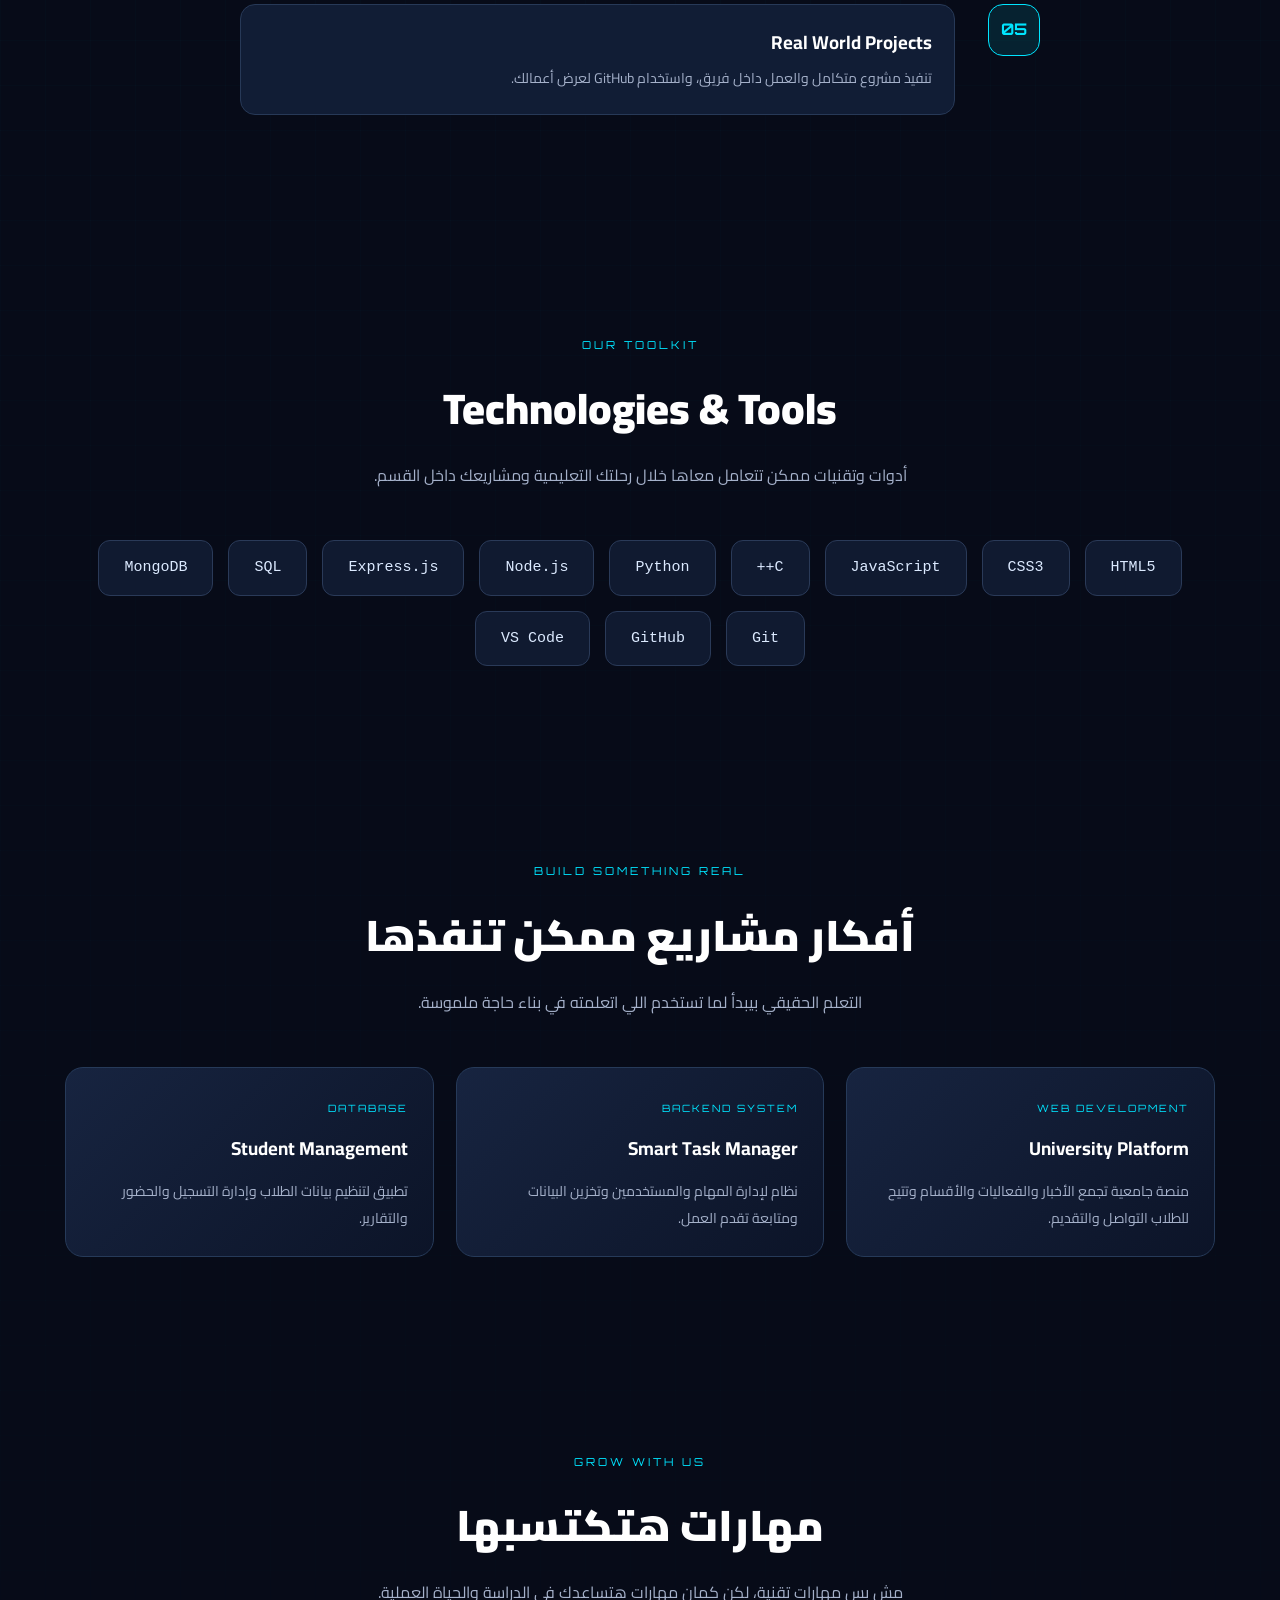
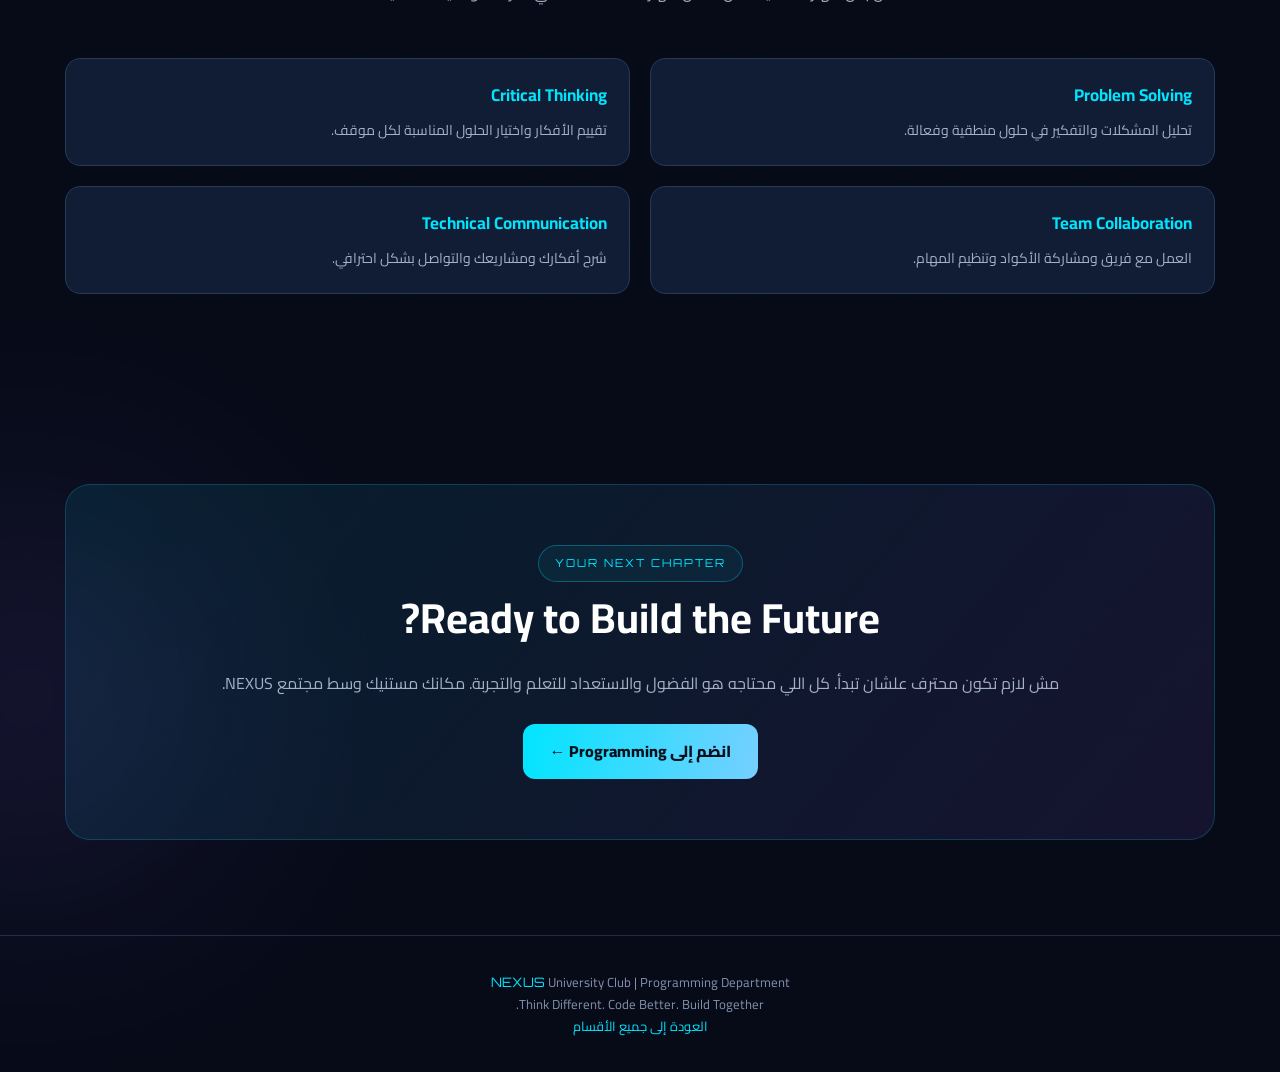
<file: pages/programming.html>
<!DOCTYPE html>
<html lang="ar" dir="rtl">
<head>
    <meta charset="UTF-8">
    <meta name="viewport" content="width=device-width, initial-scale=1.0">
    <title>Programming | NEXUS Club</title>

    <link rel="stylesheet" href="../css/style.css">
    <link rel="stylesheet" href="../css/responsive.css">
    <link rel="stylesheet" href="../css/animations.css">

    <link href="https://fonts.googleapis.com/css2?family=Cairo:wght@400;500;600;700;800;900&family=Orbitron:wght@500;600;700;800&display=swap" rel="stylesheet">

    <style>
        :root {
            --pg-main: #00e5ff;
            --pg-purple: #9865ff;
            --pg-bg: #070b18;
            --pg-card: #101a31;
            --pg-muted: #a5b1ca;
        }

        body {
            background: var(--pg-bg);
            color: #fff;
            font-family: 'Cairo', sans-serif;
            overflow-x: hidden;
        }

        .pg-page {
            position: relative;
            overflow: hidden;
        }

        .pg-container {
            width: min(1150px, 90%);
            margin: auto;
        }

        .pg-section {
            padding: 95px 0;
            position: relative;
        }

        .pg-grid-bg {
            position: absolute;
            inset: 0;
            background-image:
                linear-gradient(rgba(0,229,255,.035) 1px, transparent 1px),
                linear-gradient(90deg, rgba(0,229,255,.035) 1px, transparent 1px);
            background-size: 45px 45px;
            mask-image: linear-gradient(to bottom, black, transparent);
            pointer-events: none;
            z-index: 0;
        }

        .pg-glow {
            position: absolute;
            width: 350px;
            height: 350px;
            border-radius: 50%;
            filter: blur(130px);
            opacity: .14;
            pointer-events: none;
        }

        .pg-glow.one {
            background: var(--pg-main);
            top: 100px;
            right: -150px;
        }

        .pg-glow.two {
            background: var(--pg-purple);
            bottom: 200px;
            left: -150px;
        }

        .pg-hero {
            min-height: 720px;
            display: flex;
            align-items: center;
            position: relative;
            padding: 100px 0;
        }

        .pg-hero-content {
            display: grid;
            grid-template-columns: 1.1fr .9fr;
            align-items: center;
            gap: 50px;
            position: relative;
            z-index: 2;
        }

        .pg-label {
            display: inline-block;
            color: var(--pg-main);
            border: 1px solid rgba(0,229,255,.3);
            background: rgba(0,229,255,.06);
            padding: 8px 16px;
            border-radius: 30px;
            font-family: 'Orbitron', sans-serif;
            font-size: 11px;
            letter-spacing: 2px;
        }

        .pg-hero h1 {
            font-size: clamp(42px, 6vw, 76px);
            line-height: 1.3;
            margin: 25px 0;
            font-weight: 900;
        }

        .pg-hero h1 span {
            color: var(--pg-main);
            text-shadow: 0 0 30px rgba(0,229,255,.3);
        }

        .pg-hero p {
            color: var(--pg-muted);
            line-height: 2;
            font-size: 16px;
            max-width: 600px;
        }

        .pg-buttons {
            display: flex;
            flex-wrap: wrap;
            gap: 15px;
            margin-top: 30px;
        }

        .pg-btn {
            display: inline-flex;
            align-items: center;
            justify-content: center;
            padding: 14px 27px;
            border-radius: 12px;
            text-decoration: none;
            font-weight: 800;
            transition: .3s;
        }

        .pg-btn.primary {
            color: #06111c;
            background: linear-gradient(100deg, #00e5ff, #76cfff);
        }

        .pg-btn.secondary {
            color: white;
            border: 1px solid #34425f;
            background: rgba(255,255,255,.03);
        }

        .pg-btn:hover {
            transform: translateY(-5px);
            box-shadow: 0 10px 30px rgba(0,229,255,.17);
        }

        /* Code Window */

        .pg-code-window {
            background: rgba(12,20,39,.95);
            border: 1px solid rgba(0,229,255,.25);
            border-radius: 18px;
            overflow: hidden;
            box-shadow: 0 25px 80px rgba(0,0,0,.4);
            transform: perspective(1000px) rotateY(-5deg);
            animation: pg-float 5s ease-in-out infinite;
        }

        .pg-window-top {
            padding: 16px;
            background: #151f36;
            display: flex;
            align-items: center;
            justify-content: space-between;
            border-bottom: 1px solid #26334e;
        }

        .pg-dots {
            display: flex;
            gap: 7px;
        }

        .pg-dot {
            width: 11px;
            height: 11px;
            border-radius: 50%;
        }

        .pg-dot.red { background: #ff5d68; }
        .pg-dot.yellow { background: #ffc857; }
        .pg-dot.green { background: #36d99b; }

        .pg-window-title {
            color: #8795b1;
            font-size: 11px;
            direction: ltr;
            font-family: monospace;
        }

        .pg-code {
            direction: ltr;
            text-align: left;
            padding: 30px 20px;
            font-family: monospace;
            font-size: 14px;
            line-height: 2.2;
            overflow-x: auto;
            color: #d7e5ff;
        }

        .pg-code .comment { color: #647c99; }
        .pg-code .keyword { color: #c792ea; }
        .pg-code .function { color: #82aaff; }
        .pg-code .string { color: #c3e88d; }
        .pg-code .variable { color: #f78c6c; }
        .pg-code .number { color: #ffcb6b; }

        .pg-cursor {
            display: inline-block;
            width: 8px;
            height: 17px;
            background: var(--pg-main);
            vertical-align: middle;
            animation: pg-blink 1s infinite;
        }

        @keyframes pg-blink {
            50% { opacity: 0; }
        }

        @keyframes pg-float {
            0%,100% { transform: perspective(1000px) rotateY(-5deg) translateY(0); }
            50% { transform: perspective(1000px) rotateY(-5deg) translateY(-13px); }
        }

        /* Statistics */

        .pg-stats {
            display: grid;
            grid-template-columns: repeat(3, 1fr);
            gap: 20px;
            margin-top: -30px;
            position: relative;
            z-index: 3;
        }

        .pg-stat {
            text-align: center;
            padding: 25px 15px;
            background: rgba(17,28,51,.85);
            border: 1px solid #253654;
            border-radius: 16px;
        }

        .pg-stat strong {
            display: block;
            font-family: 'Orbitron', sans-serif;
            color: var(--pg-main);
            font-size: 28px;
            margin-bottom: 8px;
        }

        .pg-stat span {
            color: var(--pg-muted);
            font-size: 13px;
        }

        /* Section headings */

        .pg-heading {
            text-align: center;
            margin-bottom: 50px;
        }

        .pg-heading small {
            color: var(--pg-main);
            font-family: 'Orbitron', sans-serif;
            letter-spacing: 3px;
            font-size: 11px;
        }

        .pg-heading h2 {
            font-size: clamp(28px, 4vw, 43px);
            margin: 15px 0;
            font-weight: 900;
        }

        .pg-heading p {
            color: var(--pg-muted);
            max-width: 650px;
            margin: auto;
            line-height: 1.9;
        }

        /* About */

        .pg-about-grid {
            display: grid;
            grid-template-columns: 1fr 1fr;
            gap: 35px;
            align-items: center;
        }

        .pg-about-text h3 {
            font-size: 29px;
            margin-bottom: 18px;
        }

        .pg-about-text p {
            color: var(--pg-muted);
            line-height: 2.1;
            margin-bottom: 15px;
        }

        .pg-about-visual {
            min-height: 330px;
            display: flex;
            align-items: center;
            justify-content: center;
            background: radial-gradient(circle, rgba(0,229,255,.12), transparent 65%);
            border: 1px solid rgba(0,229,255,.12);
            border-radius: 25px;
            font-family: monospace;
            font-size: clamp(70px, 10vw, 120px);
            color: var(--pg-main);
            text-shadow: 0 0 45px rgba(0,229,255,.4);
        }

        /* Cards */

        .pg-cards {
            display: grid;
            grid-template-columns: repeat(3, 1fr);
            gap: 22px;
        }

        .pg-card {
            background: linear-gradient(145deg, #131f39, #0c1428);
            border: 1px solid #253652;
            border-radius: 19px;
            padding: 27px;
            transition: .35s;
            position: relative;
            overflow: hidden;
        }

        .pg-card::after {
            content: "";
            position: absolute;
            width: 130px;
            height: 130px;
            background: var(--pg-main);
            opacity: .04;
            filter: blur(60px);
            top: -30px;
            left: -30px;
        }

        .pg-card:hover {
            transform: translateY(-9px);
            border-color: var(--pg-main);
            box-shadow: 0 15px 40px rgba(0,229,255,.08);
        }

        .pg-card-icon {
            width: 55px;
            height: 55px;
            display: grid;
            place-items: center;
            background: rgba(0,229,255,.1);
            border: 1px solid rgba(0,229,255,.2);
            border-radius: 14px;
            color: var(--pg-main);
            font-family: monospace;
            font-size: 22px;
            margin-bottom: 20px;
        }

        .pg-card h3 {
            font-size: 19px;
            margin-bottom: 10px;
        }

        .pg-card p {
            color: var(--pg-muted);
            line-height: 1.9;
            font-size: 14px;
        }

        /* Roadmap */

        .pg-roadmap {
            max-width: 800px;
            margin: auto;
        }

        .pg-roadmap-item {
            display: grid;
            grid-template-columns: 65px 1fr;
            gap: 20px;
            margin-bottom: 25px;
            align-items: start;
        }

        .pg-step {
            width: 52px;
            height: 52px;
            display: grid;
            place-items: center;
            background: rgba(0,229,255,.1);
            border: 1px solid var(--pg-main);
            border-radius: 15px;
            color: var(--pg-main);
            font-family: 'Orbitron', sans-serif;
            font-weight: 700;
        }

        .pg-roadmap-content {
            background: #111d35;
            padding: 22px;
            border-radius: 15px;
            border: 1px solid #273957;
        }

        .pg-roadmap-content h3 {
            margin-bottom: 8px;
        }

        .pg-roadmap-content p {
            color: var(--pg-muted);
            line-height: 1.8;
            font-size: 14px;
        }

        /* Technologies */

        .pg-tech-list {
            display: flex;
            flex-wrap: wrap;
            justify-content: center;
            gap: 15px;
        }

        .pg-tech {
            padding: 14px 25px;
            border: 1px solid #2a3a58;
            border-radius: 12px;
            background: #101a30;
            color: #dceaff;
            font-family: monospace;
            font-size: 15px;
            transition: .3s;
        }

        .pg-tech:hover {
            border-color: var(--pg-main);
            color: var(--pg-main);
            transform: translateY(-4px);
        }

        /* Projects */

        .pg-project {
            border-radius: 18px;
            padding: 25px;
            background: linear-gradient(135deg, #172440, #0c1428);
            border: 1px solid #263a59;
        }

        .pg-project .project-type {
            color: var(--pg-main);
            font-family: 'Orbitron', sans-serif;
            font-size: 10px;
            letter-spacing: 2px;
        }

        .pg-project h3 {
            margin: 13px 0;
        }

        .pg-project p {
            color: var(--pg-muted);
            font-size: 14px;
            line-height: 1.9;
        }

        /* Skills */

        .pg-skills {
            display: grid;
            grid-template-columns: repeat(2, 1fr);
            gap: 20px;
        }

        .pg-skill {
            background: #111d35;
            padding: 22px;
            border-radius: 15px;
            border: 1px solid #263957;
        }

        .pg-skill h3 {
            color: var(--pg-main);
            font-size: 17px;
            margin-bottom: 8px;
        }

        .pg-skill p {
            color: var(--pg-muted);
            line-height: 1.8;
            font-size: 14px;
        }

        /* Final CTA */

        .pg-final {
            text-align: center;
            background: linear-gradient(130deg, rgba(0,229,255,.09), rgba(152,101,255,.1));
            border: 1px solid rgba(0,229,255,.2);
            border-radius: 25px;
            padding: 60px 25px;
        }

        .pg-final h2 {
            font-size: clamp(27px, 4vw, 42px);
            margin-bottom: 15px;
        }

        .pg-final p {
            color: var(--pg-muted);
            line-height: 1.9;
            margin-bottom: 25px;
        }

        .pg-footer {
            text-align: center;
            padding: 35px 15px;
            color: #8190ac;
            border-top: 1px solid #202d46;
            font-size: 13px;
        }

        .pg-footer span {
            color: var(--pg-main);
            font-family: 'Orbitron', sans-serif;
        }

        @media(max-width: 850px) {
            .pg-hero-content,
            .pg-about-grid {
                grid-template-columns: 1fr;
            }

            .pg-code-window {
                transform: none;
                max-width: 600px;
                width: 100%;
                margin: auto;
            }

            .pg-cards {
                grid-template-columns: repeat(2, 1fr);
            }

            .pg-hero {
                min-height: auto;
            }
        }

        @media(max-width: 550px) {
            .pg-section {
                padding: 65px 0;
            }

            .pg-cards,
            .pg-skills {
                grid-template-columns: 1fr;
            }

            .pg-stats {
                grid-template-columns: 1fr;
                margin-top: 0;
            }

            .pg-hero h1 {
                font-size: 42px;
            }

            .pg-buttons {
                flex-direction: column;
            }

            .pg-btn {
                width: 100%;
            }

            .pg-code {
                font-size: 12px;
            }
        }
    </style>
</head>

<body>

<main class="pg-page">

    <div class="pg-grid-bg"></div>
    <div class="pg-glow one"></div>
    <div class="pg-glow two"></div>

    <!-- HERO -->

    <section class="pg-hero">
        <div class="pg-container pg-hero-content">

            <div class="pg-hero-text">
                <span class="pg-label">NEXUS / DEPARTMENT 001</span>

                <h1>
                    THINK IT.<br>
                    CODE IT.<br>
                    <span>BUILD IT.</span>
                </h1>

                <p>
                    أهلاً بيك في عالم البرمجة داخل NEXUS.
                    هنا بنحوّل الأفكار إلى حلول رقمية حقيقية،
                    وبنتعلم إزاي نبني مواقع وتطبيقات وأنظمة ذكية
                    باستخدام أحدث تقنيات تطوير البرمجيات.
                </p>

                <div class="pg-buttons">
                    <a href="join.html?department=Programming" class="pg-btn primary">
                        انضم إلى القسم ←
                    </a>

                    <a href="#about" class="pg-btn secondary">
                        اكتشف القسم
                    </a>
                </div>
            </div>

            <div class="pg-code-window">

                <div class="pg-window-top">
                    <div class="pg-dots">
                        <span class="pg-dot red"></span>
                        <span class="pg-dot yellow"></span>
                        <span class="pg-dot green"></span>
                    </div>

                    <span class="pg-window-title">nexus.js</span>
                </div>

                <div class="pg-code">
                    <div><span class="comment">// Welcome to NEXUS</span></div>
                    <div><span class="keyword">const</span> <span class="variable">future</span> = {</div>
                    <div>&nbsp;&nbsp;ideas: <span class="string">"Unlimited"</span>,</div>
                    <div>&nbsp;&nbsp;skills: [</div>
                    <div>&nbsp;&nbsp;&nbsp;&nbsp;<span class="string">"Web Development"</span>,</div>
                    <div>&nbsp;&nbsp;&nbsp;&nbsp;<span class="string">"Problem Solving"</span>,</div>
                    <div>&nbsp;&nbsp;&nbsp;&nbsp;<span class="string">"Software Engineering"</span></div>
                    <div>&nbsp;&nbsp;],</div>
                    <div>&nbsp;&nbsp;dreams: <span class="keyword">true</span></div>
                    <div>};</div>
                    <br>
                    <div><span class="keyword">function</span> <span class="function">buildFuture</span>() {</div>
                    <div>&nbsp;&nbsp;<span class="keyword">return</span> <span class="string">"Start with NEXUS"</span>;</div>
                    <div>}</div>
                    <br>
                    <div><span class="function">buildFuture</span>(); <span class="pg-cursor"></span></div>
                </div>

            </div>

        </div>
    </section>

    <!-- STATS -->

    <div class="pg-container">
        <div class="pg-stats">
            <div class="pg-stat">
                <strong>01</strong>
                <span>Think Creatively</span>
            </div>

            <div class="pg-stat">
                <strong>02</strong>
                <span>Learn Continuously</span>
            </div>

            <div class="pg-stat">
                <strong>03</strong>
                <span>Build Real Projects</span>
            </div>
        </div>
    </div>

    <!-- ABOUT -->

    <section class="pg-section" id="about">
        <div class="pg-container pg-about-grid">

            <div class="pg-about-text">
                <span class="pg-label">WHO WE ARE</span>

                <h3>البرمجة مش مجرد كتابة كود!</h3>

                <p>
                    قسم Programming هو المكان اللي بتتعلم فيه تفكر
                    كمبرمج، تحلل المشاكل، وتوصل لحلول عملية باستخدام
                    لغات البرمجة والأدوات الحديثة.
                </p>

                <p>
                    مش هدفنا نحفظ Syntax وبس؛ هدفنا نفهم إزاي البرامج
                    بتتعمل من البداية، وإزاي نحول فكرة بسيطة إلى
                    تطبيق يقدر الناس تستخدمه في حياتها.
                </p>

                <p>
                    سواء كنت مبتدئ أو عندك خبرة، هتلاقي مساحة تتعلم،
                    تجرب، تغلط، تطور نفسك، وتشتغل مع فريق عنده نفس الشغف.
                </p>
            </div>

            <div class="pg-about-visual">
                &lt;/&gt;
            </div>

        </div>
    </section>

    <!-- FIELDS -->

    <section class="pg-section">
        <div class="pg-container">

            <div class="pg-heading">
                <small>OUR SPECIALTIES</small>
                <h2>إيه اللي هتتعلمه؟</h2>
                <p>
                    هتكتشف مجالات مختلفة في عالم البرمجة،
                    وتبدأ تحدد المسار اللي يناسب اهتماماتك.
                </p>
            </div>

            <div class="pg-cards">

                <div class="pg-card">
                    <div class="pg-card-icon">&lt;/&gt;</div>
                    <h3>Web Development</h3>
                    <p>
                        تصميم وتطوير مواقع الويب باستخدام HTML وCSS
                        وJavaScript، وبناء واجهات تفاعلية وتجارب مستخدم مميزة.
                    </p>
                </div>

                <div class="pg-card">
                    <div class="pg-card-icon">{ }</div>
                    <h3>Programming Fundamentals</h3>
                    <p>
                        تعلم أساسيات البرمجة والمنطق البرمجي،
                        والمتغيرات والشروط والLoops والدوال.
                    </p>
                </div>

                <div class="pg-card">
                    <div class="pg-card-icon">DB</div>
                    <h3>Database Development</h3>
                    <p>
                        تصميم قواعد البيانات، تنظيم المعلومات،
                        والتعامل مع SQL وعمليات تخزين واسترجاع البيانات.
                    </p>
                </div>

                <div class="pg-card">
                    <div class="pg-card-icon">API</div>
                    <h3>Backend Development</h3>
                    <p>
                        بناء السيرفرات والتعامل مع APIs باستخدام
                        Node.js وExpress، وربط الواجهة الأمامية بالبيانات.
                    </p>
                </div>

                <div class="pg-card">
                    <div class="pg-card-icon">DS</div>
                    <h3>Data Structures</h3>
                    <p>
                        فهم طرق تنظيم البيانات والخوارزميات،
                        وتحسين طريقة كتابة البرامج وحل المشكلات.
                    </p>
                </div>

                <div class="pg-card">
                    <div class="pg-card-icon">GH</div>
                    <h3>Git & Teamwork</h3>
                    <p>
                        إدارة الأكواد باستخدام Git وGitHub،
                        والتعاون مع فريق في تطوير مشروع برمجي حقيقي.
                    </p>
                </div>

            </div>
        </div>
    </section>

    <!-- ROADMAP -->

    <section class="pg-section">
        <div class="pg-container">

            <div class="pg-heading">
                <small>LEARNING ROADMAP</small>
                <h2>رحلتك داخل القسم</h2>
                <p>
                    هنمشي معاك خطوة بخطوة من أول سطر كود
                    لحد ما تبني مشروع تقدر تعرضه بفخر.
                </p>
            </div>

            <div class="pg-roadmap">

                <div class="pg-roadmap-item">
                    <div class="pg-step">01</div>
                    <div class="pg-roadmap-content">
                        <h3>Programming Basics</h3>
                        <p>
                            فهم أساسيات البرمجة، المتغيرات، أنواع البيانات،
                            الشروط، التكرار، والدوال.
                        </p>
                    </div>
                </div>

                <div class="pg-roadmap-item">
                    <div class="pg-step">02</div>
                    <div class="pg-roadmap-content">
                        <h3>Problem Solving</h3>
                        <p>
                            التدريب على التفكير المنطقي،
                            تحليل المشكلات، وكتابة حلول برمجية منظمة.
                        </p>
                    </div>
                </div>

                <div class="pg-roadmap-item">
                    <div class="pg-step">03</div>
                    <div class="pg-roadmap-content">
                        <h3>Frontend Development</h3>
                        <p>
                            بناء صفحات ومواقع تفاعلية باستخدام HTML وCSS
                            وJavaScript.
                        </p>
                    </div>
                </div>

                <div class="pg-roadmap-item">
                    <div class="pg-step">04</div>
                    <div class="pg-roadmap-content">
                        <h3>Backend & Databases</h3>
                        <p>
                            تعلم السيرفرات وواجهات API وقواعد البيانات
                            وربط أجزاء المشروع مع بعضها.
                        </p>
                    </div>
                </div>

                <div class="pg-roadmap-item">
                    <div class="pg-step">05</div>
                    <div class="pg-roadmap-content">
                        <h3>Real World Projects</h3>
                        <p>
                            تنفيذ مشروع متكامل والعمل داخل فريق،
                            واستخدام GitHub لعرض أعمالك.
                        </p>
                    </div>
                </div>

            </div>
        </div>
    </section>

    <!-- TECHNOLOGIES -->

    <section class="pg-section">
        <div class="pg-container">

            <div class="pg-heading">
                <small>OUR TOOLKIT</small>
                <h2>Technologies & Tools</h2>
                <p>
                    أدوات وتقنيات ممكن تتعامل معاها خلال رحلتك التعليمية
                    ومشاريعك داخل القسم.
                </p>
            </div>

            <div class="pg-tech-list">
                <span class="pg-tech">HTML5</span>
                <span class="pg-tech">CSS3</span>
                <span class="pg-tech">JavaScript</span>
                <span class="pg-tech">C++</span>
                <span class="pg-tech">Python</span>
                <span class="pg-tech">Node.js</span>
                <span class="pg-tech">Express.js</span>
                <span class="pg-tech">SQL</span>
                <span class="pg-tech">MongoDB</span>
                <span class="pg-tech">Git</span>
                <span class="pg-tech">GitHub</span>
                <span class="pg-tech">VS Code</span>
            </div>

        </div>
    </section>

    <!-- PROJECTS -->

    <section class="pg-section">
        <div class="pg-container">

            <div class="pg-heading">
                <small>BUILD SOMETHING REAL</small>
                <h2>أفكار مشاريع ممكن تنفذها</h2>
                <p>
                    التعلم الحقيقي بيبدأ لما تستخدم اللي اتعلمته
                    في بناء حاجة ملموسة.
                </p>
            </div>

            <div class="pg-cards">

                <div class="pg-project">
                    <span class="project-type">WEB DEVELOPMENT</span>
                    <h3>University Platform</h3>
                    <p>
                        منصة جامعية تجمع الأخبار والفعاليات والأقسام
                        وتتيح للطلاب التواصل والتقديم.
                    </p>
                </div>

                <div class="pg-project">
                    <span class="project-type">BACKEND SYSTEM</span>
                    <h3>Smart Task Manager</h3>
                    <p>
                        نظام لإدارة المهام والمستخدمين
                        وتخزين البيانات ومتابعة تقدم العمل.
                    </p>
                </div>

                <div class="pg-project">
                    <span class="project-type">DATABASE</span>
                    <h3>Student Management</h3>
                    <p>
                        تطبيق لتنظيم بيانات الطلاب
                        وإدارة التسجيل والحضور والتقارير.
                    </p>
                </div>

            </div>
        </div>
    </section>

    <!-- SKILLS -->

    <section class="pg-section">
        <div class="pg-container">

            <div class="pg-heading">
                <small>GROW WITH US</small>
                <h2>مهارات هتكتسبها</h2>
                <p>
                    مش بس مهارات تقنية، لكن كمان مهارات هتساعدك
                    في الدراسة والحياة العملية.
                </p>
            </div>

            <div class="pg-skills">

                <div class="pg-skill">
                    <h3>Problem Solving</h3>
                    <p>تحليل المشكلات والتفكير في حلول منطقية وفعالة.</p>
                </div>

                <div class="pg-skill">
                    <h3>Critical Thinking</h3>
                    <p>تقييم الأفكار واختيار الحلول المناسبة لكل موقف.</p>
                </div>

                <div class="pg-skill">
                    <h3>Team Collaboration</h3>
                    <p>العمل مع فريق ومشاركة الأكواد وتنظيم المهام.</p>
                </div>

                <div class="pg-skill">
                    <h3>Technical Communication</h3>
                    <p>شرح أفكارك ومشاريعك والتواصل بشكل احترافي.</p>
                </div>

            </div>
        </div>
    </section>

    <!-- JOIN -->

    <section class="pg-section">
        <div class="pg-container">

            <div class="pg-final">
                <span class="pg-label">YOUR NEXT CHAPTER</span>

                <h2>Ready to Build the Future?</h2>

                <p>
                    مش لازم تكون محترف علشان تبدأ.
                    كل اللي محتاجه هو الفضول والاستعداد للتعلم والتجربة.
                    مكانك مستنيك وسط مجتمع NEXUS.
                </p>

                <a href="join.html?department=Programming" class="pg-btn primary">
                    انضم إلى Programming ←
                </a>
            </div>

        </div>
    </section>

    <!-- FOOTER -->

    <footer class="pg-footer">
        <p>
            <span>NEXUS</span> University Club
            | Programming Department
        </p>

        <p>Think Different. Code Better. Build Together.</p>

        <a href="departments.html" style="color:#00e5ff;text-decoration:none;">
            العودة إلى جميع الأقسام
        </a>
    </footer>

</main>

<script src="../js/main.js"></script>
<script src="../js/navigation.js"></script>
<script src="../js/animations.js"></script>

</body>
</html>
</file>
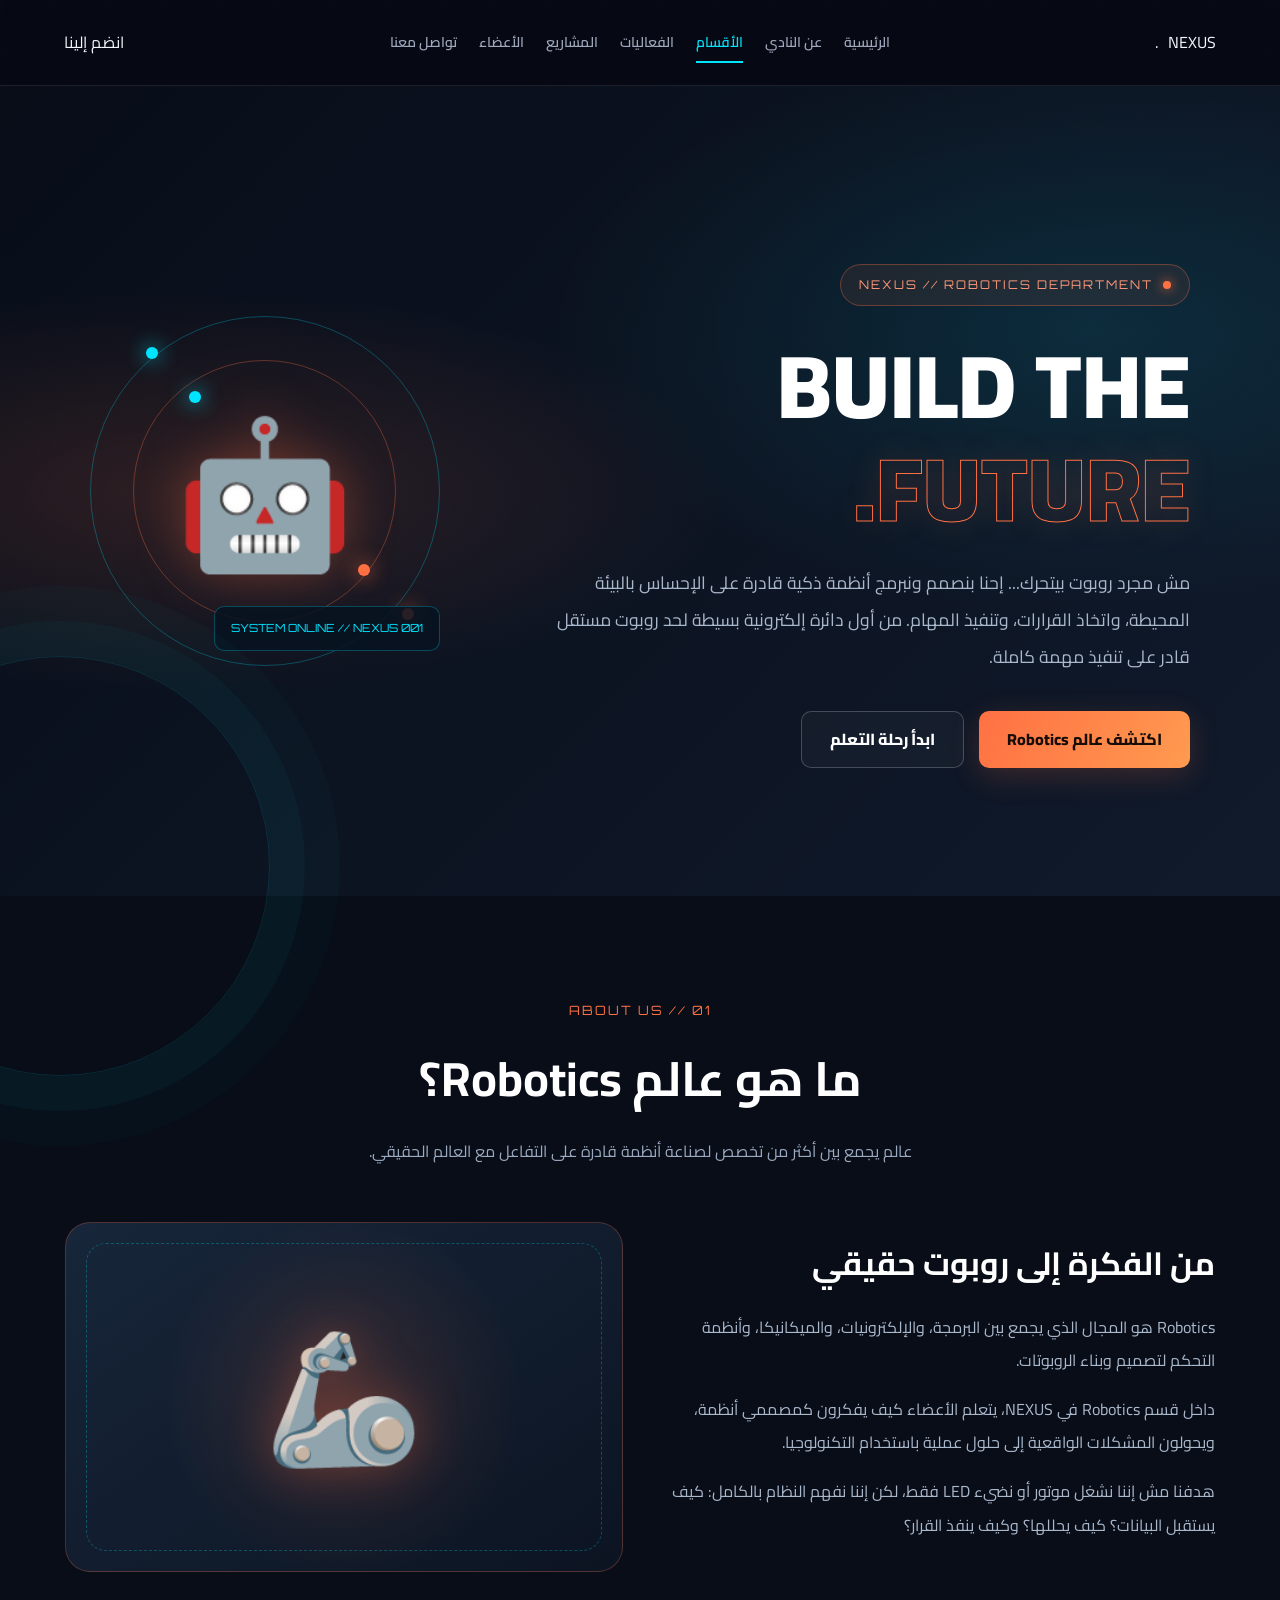
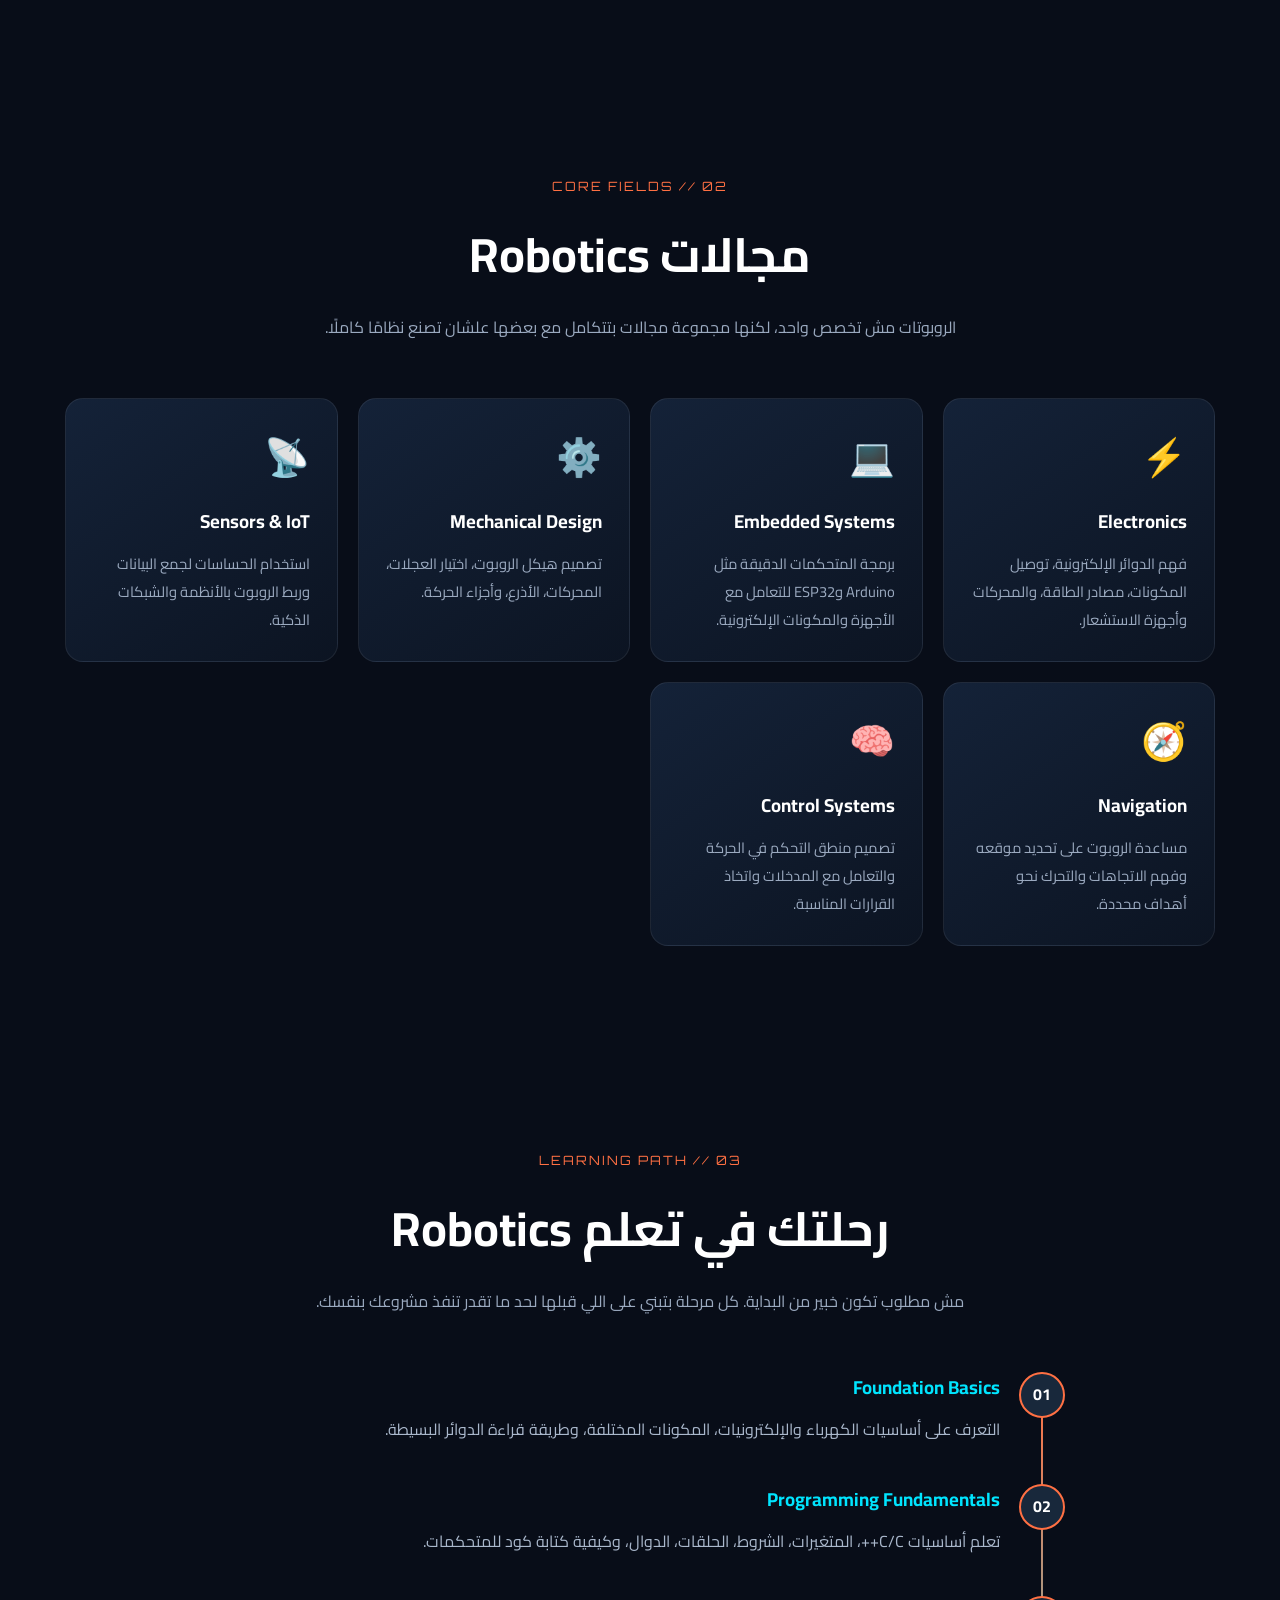
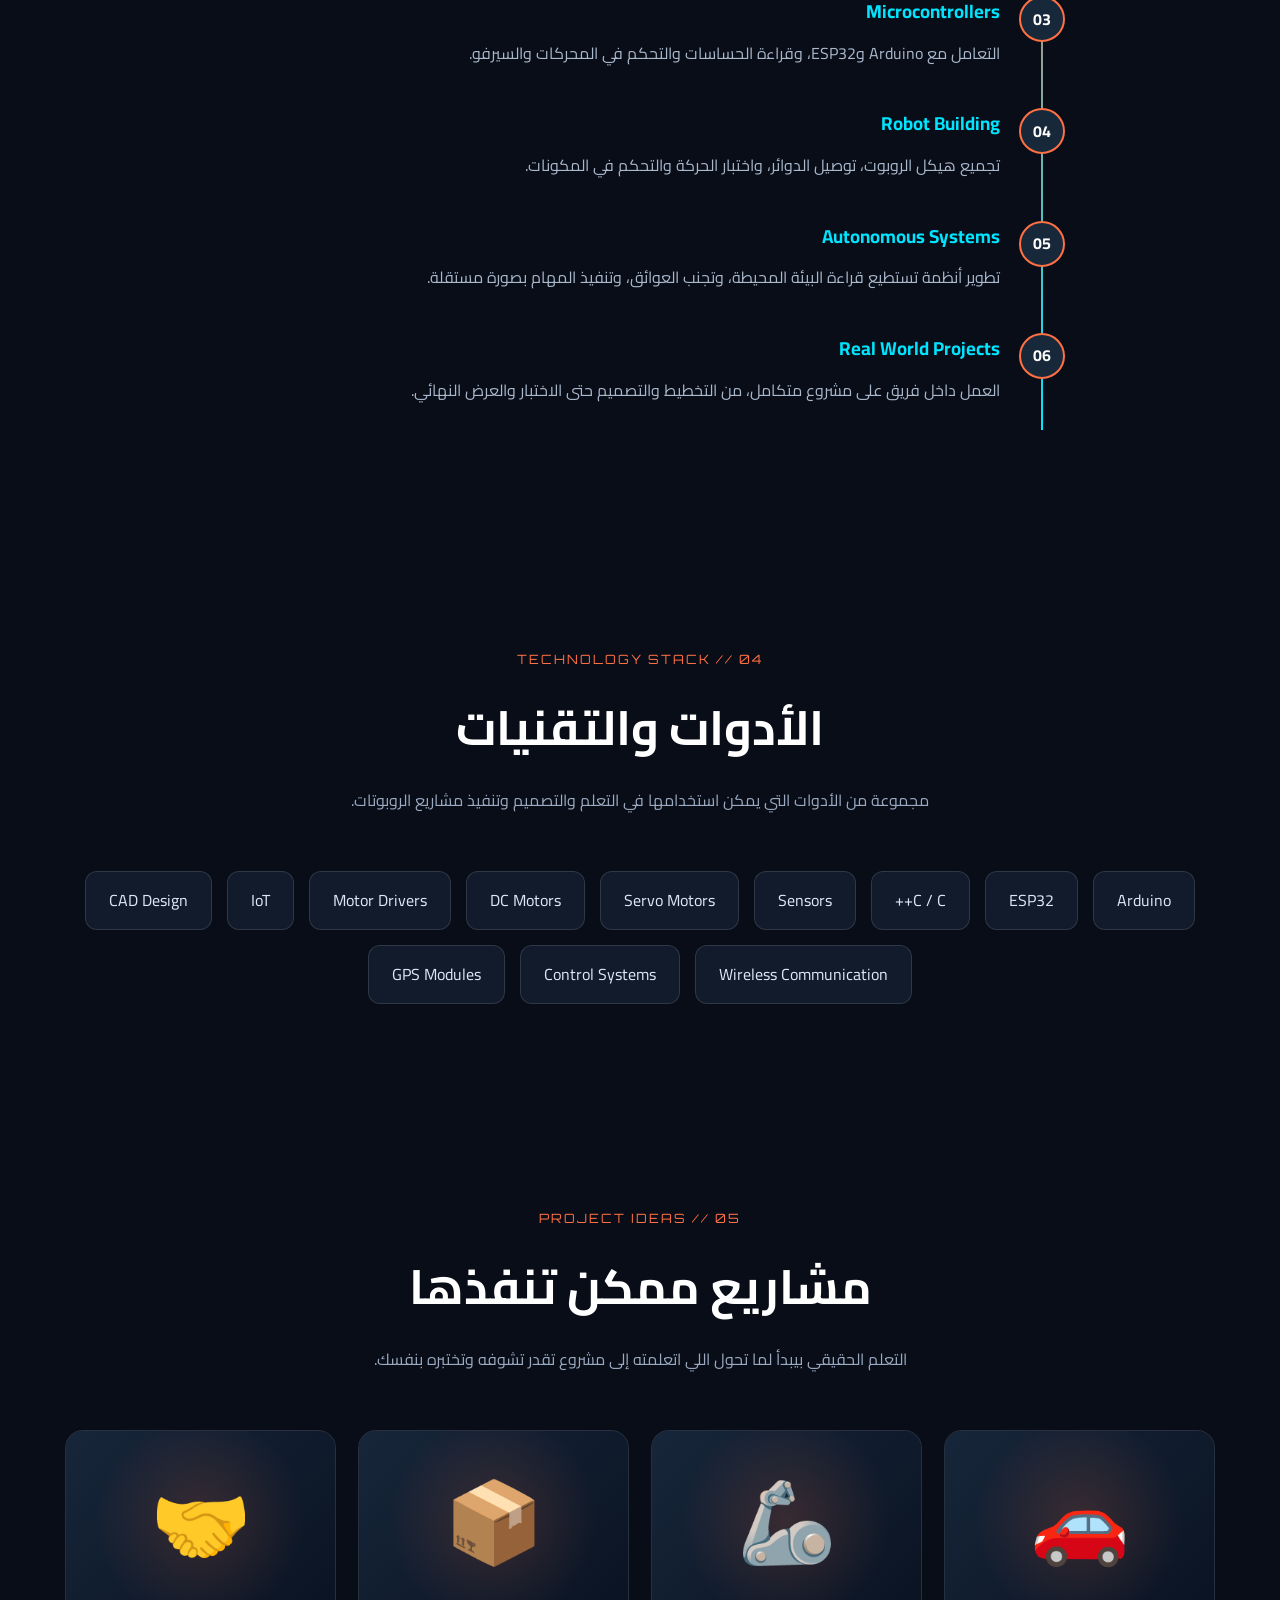
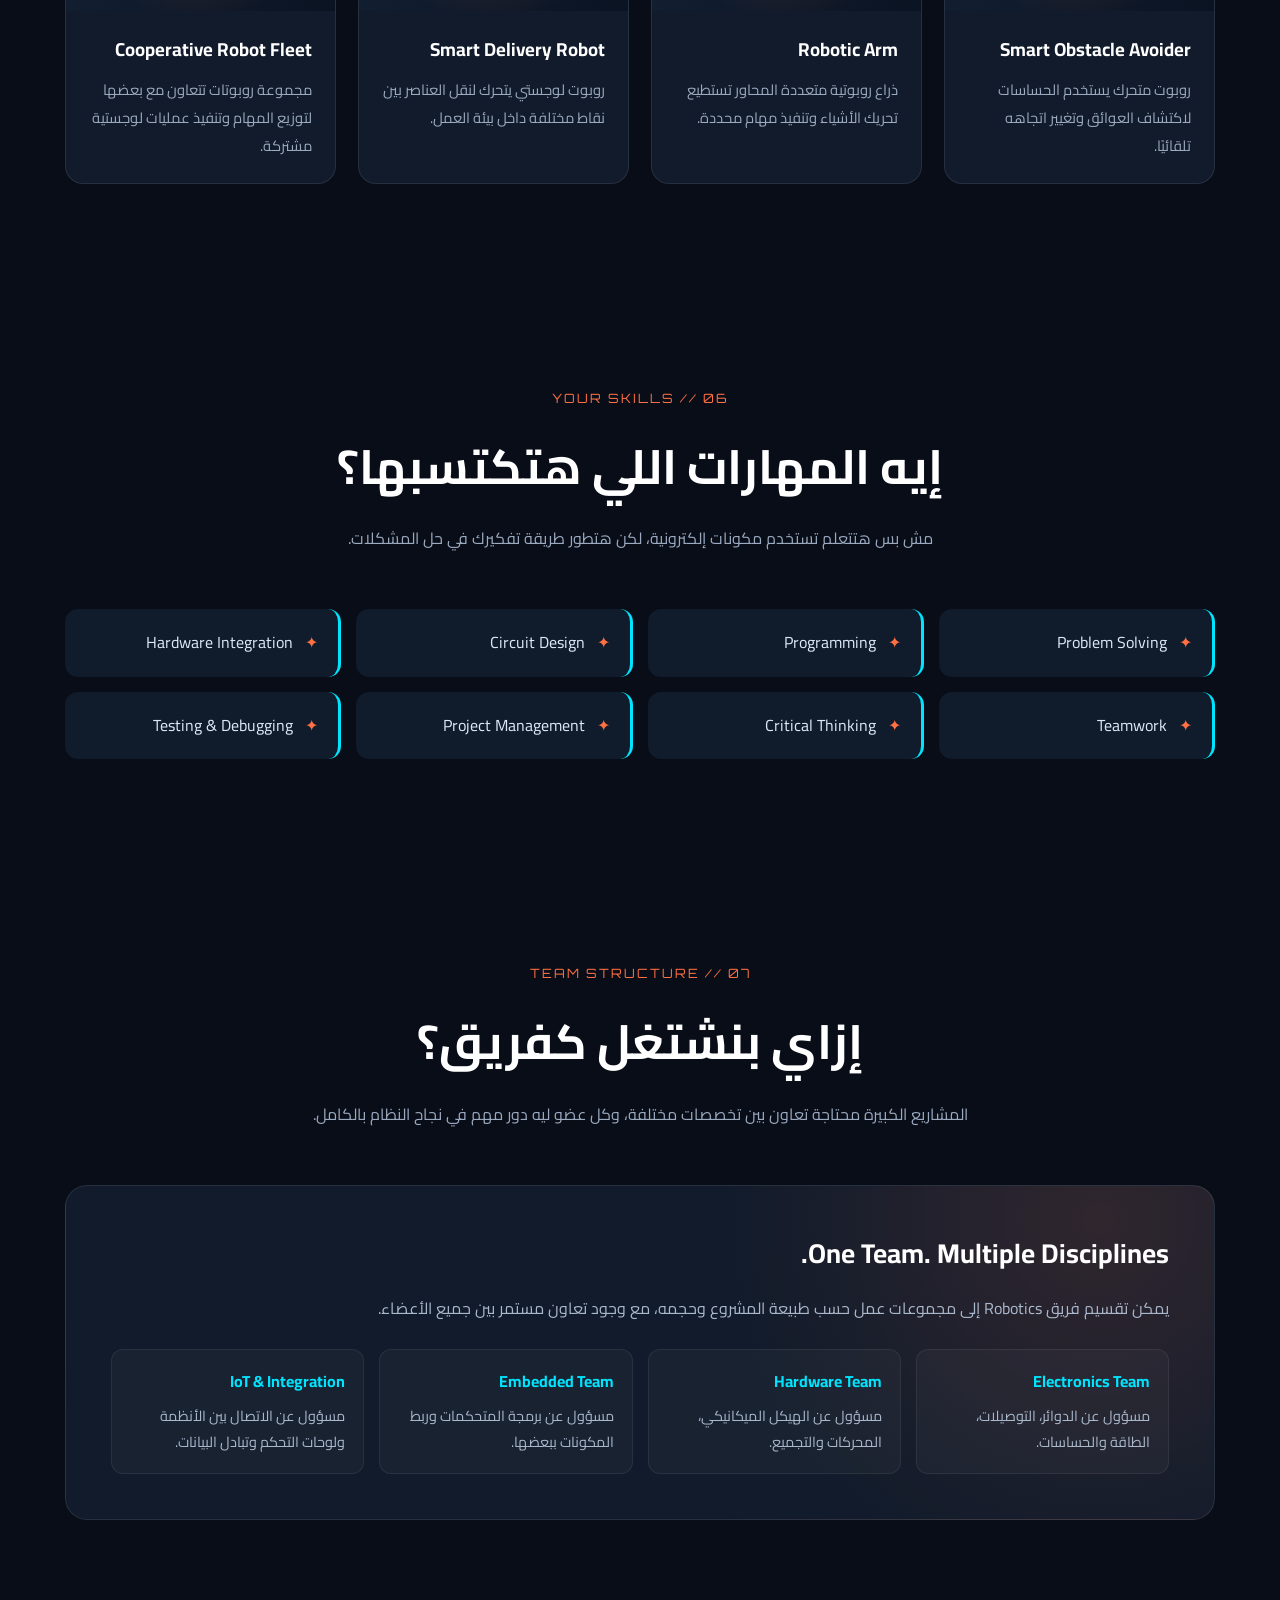
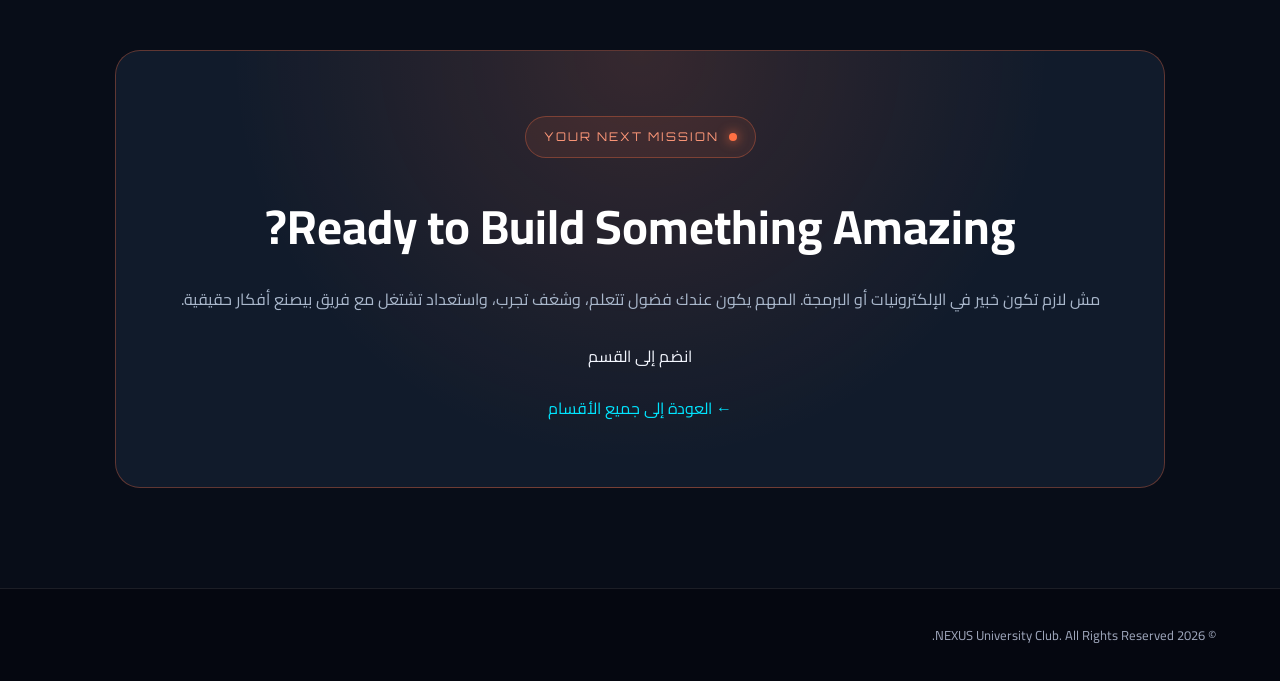
<file: pages/robotics.html>
<!DOCTYPE html>
<html lang="ar" dir="rtl">
<head>
    <meta charset="UTF-8">
    <meta name="viewport" content="width=device-width, initial-scale=1.0">

    <title>NEXUS | Robotics Department</title>

    <link rel="stylesheet" href="../css/style.css">
    <link rel="stylesheet" href="../css/responsive.css">
    <link rel="stylesheet" href="../css/animations.css">

    <link rel="preconnect" href="https://fonts.googleapis.com">
    <link rel="preconnect" href="https://fonts.gstatic.com" crossorigin>
    <link href="https://fonts.googleapis.com/css2?family=Cairo:wght@400;500;600;700;800;900&family=Orbitron:wght@500;600;700;800&display=swap" rel="stylesheet">

    <style>
        :root {
            --robot-orange: #ff7043;
            --robot-cyan: #00e5ff;
            --robot-dark: #080d18;
            --robot-panel: #111b2b;
        }

        body {
            background: var(--robot-dark);
            overflow-x: hidden;
        }

        .robot-page {
            position: relative;
            overflow: hidden;
        }

        .robot-page::before {
            content: "";
            position: fixed;
            inset: 0;
            pointer-events: none;
            z-index: -1;
            background-image:
                linear-gradient(#00e5ff09 1px, transparent 1px),
                linear-gradient(90deg, #00e5ff09 1px, transparent 1px);
            background-size: 55px 55px;
            mask-image: linear-gradient(to bottom, black, transparent 85%);
        }

        /* HERO */

        .robot-hero {
            min-height: 90vh;
            position: relative;
            display: flex;
            align-items: center;
            padding: 140px 7% 90px;
            background:
                radial-gradient(ellipse at 15% 50%, #ff704326, transparent 35%),
                radial-gradient(ellipse at 85% 30%, #00e5ff1c, transparent 35%),
                linear-gradient(135deg, #080d18, #101a2b);
        }

        .robot-hero::after {
            content: "";
            position: absolute;
            width: 420px;
            height: 420px;
            border: 1px solid #00e5ff22;
            border-radius: 50%;
            left: -150px;
            bottom: -180px;
            box-shadow:
                0 0 0 35px #00e5ff08,
                0 0 0 70px #00e5ff05;
        }

        .robot-hero-content {
            max-width: 720px;
            position: relative;
            z-index: 2;
        }

        .robot-label {
            display: inline-flex;
            align-items: center;
            gap: 10px;
            padding: 10px 18px;
            border: 1px solid #ff704355;
            border-radius: 30px;
            color: #ff9879;
            background: #ff704315;
            font-family: Orbitron, sans-serif;
            font-size: .75rem;
            letter-spacing: 2px;
            margin-bottom: 28px;
        }

        .robot-label::before {
            content: "";
            width: 8px;
            height: 8px;
            border-radius: 50%;
            background: var(--robot-orange);
            box-shadow: 0 0 12px var(--robot-orange);
        }

        .robot-hero h1 {
            font-size: clamp(3rem, 7vw, 6.5rem);
            line-height: 1.15;
            margin-bottom: 25px;
            color: white;
            font-weight: 900;
        }

        .robot-hero h1 span {
            display: block;
            color: transparent;
            -webkit-text-stroke: 1px var(--robot-orange);
            text-shadow: 0 0 35px #ff704325;
        }

        .robot-hero p {
            color: #aab8cc;
            font-size: 1.1rem;
            line-height: 2.1;
            max-width: 650px;
            margin-bottom: 35px;
        }

        .robot-buttons {
            display: flex;
            gap: 15px;
            flex-wrap: wrap;
        }

        .robot-btn {
            display: inline-flex;
            justify-content: center;
            align-items: center;
            padding: 14px 28px;
            border-radius: 10px;
            text-decoration: none;
            font-weight: 800;
            transition: .3s;
        }

        .robot-btn.primary {
            background: linear-gradient(120deg, #ff7043, #ff9b50);
            color: #160d09;
            box-shadow: 0 8px 30px #ff704330;
        }

        .robot-btn.secondary {
            border: 1px solid #ffffff35;
            color: white;
            background: #ffffff08;
        }

        .robot-btn:hover {
            transform: translateY(-5px);
        }

        /* ROBOT VISUAL */

        .robot-visual {
            position: absolute;
            left: 7%;
            top: 50%;
            transform: translateY(-50%);
            width: 350px;
            height: 350px;
            display: grid;
            place-items: center;
        }

        .robot-orbit {
            position: absolute;
            width: 100%;
            height: 100%;
            border: 1px solid #00e5ff45;
            border-radius: 50%;
            animation: robotSpin 18s linear infinite;
        }

        .robot-orbit::before,
        .robot-orbit::after {
            content: "";
            position: absolute;
            width: 12px;
            height: 12px;
            border-radius: 50%;
            background: var(--robot-cyan);
            box-shadow: 0 0 20px var(--robot-cyan);
        }

        .robot-orbit::before {
            top: 30px;
            left: 55px;
        }

        .robot-orbit::after {
            bottom: 45px;
            right: 25px;
            background: var(--robot-orange);
            box-shadow: 0 0 20px var(--robot-orange);
        }

        .robot-orbit.two {
            width: 75%;
            height: 75%;
            border-color: #ff704355;
            animation-direction: reverse;
            animation-duration: 12s;
        }

        .robot-symbol {
            font-size: 9rem;
            filter: drop-shadow(0 0 25px #ff704355);
            animation: robotFloat 4s ease-in-out infinite;
        }

        .robot-hud {
            position: absolute;
            bottom: 15px;
            right: 0;
            padding: 12px 16px;
            border: 1px solid #00e5ff44;
            border-radius: 10px;
            background: #081321dd;
            color: var(--robot-cyan);
            font-family: Orbitron, sans-serif;
            font-size: .7rem;
            direction: ltr;
        }

        @keyframes robotSpin {
            to { transform: rotate(360deg); }
        }

        @keyframes robotFloat {
            0%, 100% { transform: translateY(0); }
            50% { transform: translateY(-15px); }
        }

        /* COMMON */

        .robot-section {
            width: min(1150px, 90%);
            margin: auto;
            padding: 100px 0;
        }

        .robot-heading {
            text-align: center;
            margin-bottom: 55px;
        }

        .robot-heading span {
            color: var(--robot-orange);
            font-family: Orbitron, sans-serif;
            font-size: .8rem;
            letter-spacing: 2px;
        }

        .robot-heading h2 {
            font-size: clamp(2rem, 4vw, 3rem);
            color: white;
            margin: 15px 0;
        }

        .robot-heading p {
            color: #9baac0;
            line-height: 2;
            max-width: 700px;
            margin: auto;
        }

        /* ABOUT */

        .robot-about-grid {
            display: grid;
            grid-template-columns: 1fr 1fr;
            gap: 35px;
            align-items: center;
        }

        .robot-about-text h3 {
            font-size: 2rem;
            color: white;
            margin-bottom: 20px;
        }

        .robot-about-text p {
            color: #aab8cc;
            line-height: 2.1;
            margin-bottom: 15px;
        }

        .robot-about-art {
            min-height: 350px;
            border-radius: 25px;
            border: 1px solid #ff704344;
            background:
                radial-gradient(circle at center, #ff704328, transparent 55%),
                linear-gradient(145deg, #17263a, #0c1422);
            display: grid;
            place-items: center;
            position: relative;
            overflow: hidden;
        }

        .robot-about-art::before {
            content: "";
            position: absolute;
            inset: 20px;
            border: 1px dashed #00e5ff45;
            border-radius: 20px;
        }

        .robot-about-art span {
            font-size: 8rem;
            filter: drop-shadow(0 0 25px #ff704355);
            animation: robotFloat 4s ease-in-out infinite;
        }

        /* FIELDS */

        .robot-fields {
            display: grid;
            grid-template-columns: repeat(auto-fit, minmax(230px, 1fr));
            gap: 20px;
        }

        .robot-field {
            background: linear-gradient(145deg, #142238, #0c1422);
            border: 1px solid #ffffff13;
            border-radius: 18px;
            padding: 27px;
            transition: .35s;
        }

        .robot-field:hover {
            transform: translateY(-8px);
            border-color: var(--robot-cyan);
            box-shadow: 0 15px 35px #00e5ff12;
        }

        .robot-field .field-icon {
            font-size: 2.3rem;
            margin-bottom: 18px;
        }

        .robot-field h3 {
            color: white;
            margin-bottom: 12px;
        }

        .robot-field p {
            color: #9baac0;
            line-height: 1.9;
            font-size: .92rem;
        }

        /* ROADMAP */

        .robot-roadmap {
            position: relative;
            max-width: 850px;
            margin: auto;
        }

        .robot-roadmap::before {
            content: "";
            position: absolute;
            right: 22px;
            top: 15px;
            bottom: 15px;
            width: 2px;
            background: linear-gradient(var(--robot-orange), var(--robot-cyan));
        }

        .roadmap-item {
            position: relative;
            padding: 0 65px 40px 0;
        }

        .roadmap-number {
            position: absolute;
            right: 0;
            top: 0;
            width: 46px;
            height: 46px;
            border-radius: 50%;
            display: grid;
            place-items: center;
            color: white;
            font-weight: bold;
            background: #18283b;
            border: 2px solid var(--robot-orange);
            z-index: 1;
        }

        .roadmap-item h3 {
            color: var(--robot-cyan);
            margin-bottom: 10px;
        }

        .roadmap-item p {
            color: #aab8cc;
            line-height: 1.9;
        }

        /* TOOLS */

        .robot-tools {
            display: flex;
            flex-wrap: wrap;
            justify-content: center;
            gap: 15px;
        }

        .robot-tool {
            padding: 15px 23px;
            border-radius: 12px;
            border: 1px solid #ffffff20;
            background: #111b2b;
            color: #dce8f5;
            transition: .3s;
        }

        .robot-tool:hover {
            border-color: var(--robot-orange);
            color: var(--robot-orange);
            transform: translateY(-4px);
        }

        /* PROJECTS */

        .robot-projects {
            display: grid;
            grid-template-columns: repeat(auto-fit, minmax(250px, 1fr));
            gap: 22px;
        }

        .robot-project {
            overflow: hidden;
            border-radius: 18px;
            border: 1px solid #ffffff17;
            background: #111b2b;
            transition: .35s;
        }

        .robot-project:hover {
            transform: translateY(-7px);
            border-color: #ff704377;
        }

        .project-art {
            min-height: 180px;
            display: grid;
            place-items: center;
            font-size: 5rem;
            background:
                radial-gradient(circle, #ff70432b, transparent 65%),
                linear-gradient(135deg, #17263a, #0a1322);
        }

        .project-info {
            padding: 23px;
        }

        .project-info h3 {
            color: white;
            margin-bottom: 10px;
        }

        .project-info p {
            color: #9baac0;
            line-height: 1.9;
            font-size: .92rem;
        }

        /* SKILLS */

        .robot-skills {
            display: grid;
            grid-template-columns: repeat(auto-fit, minmax(220px, 1fr));
            gap: 15px;
        }

        .robot-skill {
            padding: 20px;
            border-radius: 13px;
            background: #101b2b;
            border-right: 3px solid var(--robot-cyan);
            color: #dce8f5;
        }

        .robot-skill span {
            color: var(--robot-orange);
            margin-left: 8px;
        }

        /* TEAM */

        .robot-team-box {
            padding: 45px;
            border-radius: 22px;
            background:
                radial-gradient(circle at 90% 10%, #ff704321, transparent 35%),
                #111b2b;
            border: 1px solid #ffffff18;
        }

        .robot-team-box h3 {
            color: white;
            font-size: 1.7rem;
            margin-bottom: 15px;
        }

        .robot-team-box > p {
            color: #aab8cc;
            line-height: 2;
            margin-bottom: 25px;
        }

        .robot-team-roles {
            display: grid;
            grid-template-columns: repeat(auto-fit, minmax(190px, 1fr));
            gap: 15px;
        }

        .robot-role {
            padding: 18px;
            background: #ffffff08;
            border: 1px solid #ffffff12;
            border-radius: 12px;
        }

        .robot-role h4 {
            color: var(--robot-cyan);
            margin-bottom: 8px;
        }

        .robot-role p {
            color: #aab8cc;
            font-size: .9rem;
            line-height: 1.8;
        }

        /* CTA */

        .robot-join {
            width: min(1050px, 90%);
            margin: 30px auto 100px;
            padding: 65px 25px;
            text-align: center;
            border-radius: 25px;
            border: 1px solid #ff704355;
            background:
                radial-gradient(circle at 50% 0%, #ff704328, transparent 60%),
                #111b2b;
        }

        .robot-join h2 {
            color: white;
            font-size: clamp(2rem, 4vw, 3rem);
            margin-bottom: 15px;
        }

        .robot-join p {
            color: #aab8cc;
            line-height: 2;
            margin-bottom: 28px;
        }

        .robot-back {
            display: inline-block;
            color: var(--robot-cyan);
            text-decoration: none;
            margin-top: 25px;
        }

        @media (max-width: 900px) {
            .robot-visual {
                opacity: .16;
                left: -80px;
            }

            .robot-hero-content {
                max-width: 100%;
            }

            .robot-about-grid {
                grid-template-columns: 1fr;
            }
        }

        @media (max-width: 600px) {
            .robot-hero {
                min-height: 75vh;
                padding: 120px 6% 70px;
            }

            .robot-visual {
                width: 250px;
                height: 250px;
                left: -90px;
            }

            .robot-symbol {
                font-size: 6rem;
            }

            .robot-section {
                padding: 65px 0;
            }

            .robot-team-box {
                padding: 25px;
            }

            .robot-buttons {
                flex-direction: column;
            }

            .robot-btn {
                width: 100%;
            }
        }
    </style>
</head>

<body>

<div class="robot-page">

    <!-- NAVIGATION -->
    <header class="navbar">
        <div class="container nav-container">
            <a href="../index.html" class="logo">NEXUS<span>.</span></a>

            <nav class="nav-links">
                <a href="../index.html">الرئيسية</a>
                <a href="about.html">عن النادي</a>
                <a href="departments.html" class="active">الأقسام</a>
                <a href="events.html">الفعاليات</a>
                <a href="projects.html">المشاريع</a>
                <a href="members.html">الأعضاء</a>
                <a href="contact.html">تواصل معنا</a>
            </nav>

            <a href="join.html" class="nav-cta">انضم إلينا</a>
        </div>
    </header>

    <!-- HERO -->
    <section class="robot-hero">

        <div class="robot-hero-content reveal">

            <div class="robot-label">NEXUS // ROBOTICS DEPARTMENT</div>

            <h1>
                BUILD THE
                <span>FUTURE.</span>
            </h1>

            <p>
                مش مجرد روبوت بيتحرك...
                إحنا بنصمم ونبرمج أنظمة ذكية قادرة على الإحساس
                بالبيئة المحيطة، واتخاذ القرارات، وتنفيذ المهام.
                من أول دائرة إلكترونية بسيطة لحد روبوت مستقل
                قادر على تنفيذ مهمة كاملة.
            </p>

            <div class="robot-buttons">
                <a href="#about-robotics" class="robot-btn primary">
                    اكتشف عالم Robotics
                </a>

                <a href="#robot-roadmap" class="robot-btn secondary">
                    ابدأ رحلة التعلم
                </a>
            </div>

        </div>

        <div class="robot-visual">
            <div class="robot-orbit"></div>
            <div class="robot-orbit two"></div>
            <div class="robot-symbol">🤖</div>
            <div class="robot-hud">SYSTEM ONLINE // NEXUS 001</div>
        </div>

    </section>

    <!-- ABOUT -->
    <section class="robot-section" id="about-robotics">

        <div class="robot-heading reveal">
            <span>01 // ABOUT US</span>
            <h2>ما هو عالم Robotics؟</h2>
            <p>
                عالم يجمع بين أكثر من تخصص لصناعة أنظمة
                قادرة على التفاعل مع العالم الحقيقي.
            </p>
        </div>

        <div class="robot-about-grid">

            <div class="robot-about-text reveal">
                <h3>من الفكرة إلى روبوت حقيقي</h3>

                <p>
                    Robotics هو المجال الذي يجمع بين البرمجة،
                    والإلكترونيات، والميكانيكا، وأنظمة التحكم
                    لتصميم وبناء الروبوتات.
                </p>

                <p>
                    داخل قسم Robotics في NEXUS، يتعلم الأعضاء
                    كيف يفكرون كمصممي أنظمة، ويحولون المشكلات
                    الواقعية إلى حلول عملية باستخدام التكنولوجيا.
                </p>

                <p>
                    هدفنا مش إننا نشغل موتور أو نضيء LED فقط،
                    لكن إننا نفهم النظام بالكامل: كيف يستقبل
                    البيانات؟ كيف يحللها؟ وكيف ينفذ القرار؟
                </p>
            </div>

            <div class="robot-about-art reveal">
                <span>🦾</span>
            </div>

        </div>

    </section>

    <!-- FIELDS -->
    <section class="robot-section">

        <div class="robot-heading reveal">
            <span>02 // CORE FIELDS</span>
            <h2>مجالات Robotics</h2>
            <p>
                الروبوتات مش تخصص واحد، لكنها مجموعة مجالات
                بتتكامل مع بعضها علشان تصنع نظامًا كاملًا.
            </p>
        </div>

        <div class="robot-fields">

            <article class="robot-field reveal">
                <div class="field-icon">⚡</div>
                <h3>Electronics</h3>
                <p>
                    فهم الدوائر الإلكترونية، توصيل المكونات،
                    مصادر الطاقة، والمحركات وأجهزة الاستشعار.
                </p>
            </article>

            <article class="robot-field reveal">
                <div class="field-icon">💻</div>
                <h3>Embedded Systems</h3>
                <p>
                    برمجة المتحكمات الدقيقة مثل Arduino وESP32
                    للتعامل مع الأجهزة والمكونات الإلكترونية.
                </p>
            </article>

            <article class="robot-field reveal">
                <div class="field-icon">⚙️</div>
                <h3>Mechanical Design</h3>
                <p>
                    تصميم هيكل الروبوت، اختيار العجلات،
                    المحركات، الأذرع، وأجزاء الحركة.
                </p>
            </article>

            <article class="robot-field reveal">
                <div class="field-icon">📡</div>
                <h3>Sensors & IoT</h3>
                <p>
                    استخدام الحساسات لجمع البيانات وربط
                    الروبوت بالأنظمة والشبكات الذكية.
                </p>
            </article>

            <article class="robot-field reveal">
                <div class="field-icon">🧭</div>
                <h3>Navigation</h3>
                <p>
                    مساعدة الروبوت على تحديد موقعه وفهم
                    الاتجاهات والتحرك نحو أهداف محددة.
                </p>
            </article>

            <article class="robot-field reveal">
                <div class="field-icon">🧠</div>
                <h3>Control Systems</h3>
                <p>
                    تصميم منطق التحكم في الحركة والتعامل
                    مع المدخلات واتخاذ القرارات المناسبة.
                </p>
            </article>

        </div>

    </section>

    <!-- ROADMAP -->
    <section class="robot-section" id="robot-roadmap">

        <div class="robot-heading reveal">
            <span>03 // LEARNING PATH</span>
            <h2>رحلتك في تعلم Robotics</h2>
            <p>
                مش مطلوب تكون خبير من البداية.
                كل مرحلة بتبني على اللي قبلها لحد ما تقدر
                تنفذ مشروعك بنفسك.
            </p>
        </div>

        <div class="robot-roadmap">

            <div class="roadmap-item reveal">
                <div class="roadmap-number">01</div>
                <h3>Foundation Basics</h3>
                <p>
                    التعرف على أساسيات الكهرباء والإلكترونيات،
                    المكونات المختلفة، وطريقة قراءة الدوائر البسيطة.
                </p>
            </div>

            <div class="roadmap-item reveal">
                <div class="roadmap-number">02</div>
                <h3>Programming Fundamentals</h3>
                <p>
                    تعلم أساسيات C/C++، المتغيرات، الشروط،
                    الحلقات، الدوال، وكيفية كتابة كود للمتحكمات.
                </p>
            </div>

            <div class="roadmap-item reveal">
                <div class="roadmap-number">03</div>
                <h3>Microcontrollers</h3>
                <p>
                    التعامل مع Arduino وESP32،
                    وقراءة الحساسات والتحكم في المحركات والسيرفو.
                </p>
            </div>

            <div class="roadmap-item reveal">
                <div class="roadmap-number">04</div>
                <h3>Robot Building</h3>
                <p>
                    تجميع هيكل الروبوت، توصيل الدوائر،
                    واختبار الحركة والتحكم في المكونات.
                </p>
            </div>

            <div class="roadmap-item reveal">
                <div class="roadmap-number">05</div>
                <h3>Autonomous Systems</h3>
                <p>
                    تطوير أنظمة تستطيع قراءة البيئة المحيطة،
                    وتجنب العوائق، وتنفيذ المهام بصورة مستقلة.
                </p>
            </div>

            <div class="roadmap-item reveal">
                <div class="roadmap-number">06</div>
                <h3>Real World Projects</h3>
                <p>
                    العمل داخل فريق على مشروع متكامل،
                    من التخطيط والتصميم حتى الاختبار والعرض النهائي.
                </p>
            </div>

        </div>

    </section>

    <!-- TOOLS -->
    <section class="robot-section">

        <div class="robot-heading reveal">
            <span>04 // TECHNOLOGY STACK</span>
            <h2>الأدوات والتقنيات</h2>
            <p>
                مجموعة من الأدوات التي يمكن استخدامها
                في التعلم والتصميم وتنفيذ مشاريع الروبوتات.
            </p>
        </div>

        <div class="robot-tools reveal">
            <div class="robot-tool">Arduino</div>
            <div class="robot-tool">ESP32</div>
            <div class="robot-tool">C / C++</div>
            <div class="robot-tool">Sensors</div>
            <div class="robot-tool">Servo Motors</div>
            <div class="robot-tool">DC Motors</div>
            <div class="robot-tool">Motor Drivers</div>
            <div class="robot-tool">IoT</div>
            <div class="robot-tool">CAD Design</div>
            <div class="robot-tool">Wireless Communication</div>
            <div class="robot-tool">Control Systems</div>
            <div class="robot-tool">GPS Modules</div>
        </div>

    </section>

    <!-- PROJECTS -->
    <section class="robot-section">

        <div class="robot-heading reveal">
            <span>05 // PROJECT IDEAS</span>
            <h2>مشاريع ممكن تنفذها</h2>
            <p>
                التعلم الحقيقي بيبدأ لما تحول اللي اتعلمته
                إلى مشروع تقدر تشوفه وتختبره بنفسك.
            </p>
        </div>

        <div class="robot-projects">

            <article class="robot-project reveal">
                <div class="project-art">🚗</div>
                <div class="project-info">
                    <h3>Smart Obstacle Avoider</h3>
                    <p>
                        روبوت متحرك يستخدم الحساسات
                        لاكتشاف العوائق وتغيير اتجاهه تلقائيًا.
                    </p>
                </div>
            </article>

            <article class="robot-project reveal">
                <div class="project-art">🦾</div>
                <div class="project-info">
                    <h3>Robotic Arm</h3>
                    <p>
                        ذراع روبوتية متعددة المحاور
                        تستطيع تحريك الأشياء وتنفيذ مهام محددة.
                    </p>
                </div>
            </article>

            <article class="robot-project reveal">
                <div class="project-art">📦</div>
                <div class="project-info">
                    <h3>Smart Delivery Robot</h3>
                    <p>
                        روبوت لوجستي يتحرك لنقل العناصر
                        بين نقاط مختلفة داخل بيئة العمل.
                    </p>
                </div>
            </article>

            <article class="robot-project reveal">
                <div class="project-art">🤝</div>
                <div class="project-info">
                    <h3>Cooperative Robot Fleet</h3>
                    <p>
                        مجموعة روبوتات تتعاون مع بعضها
                        لتوزيع المهام وتنفيذ عمليات لوجستية مشتركة.
                    </p>
                </div>
            </article>

        </div>

    </section>

    <!-- SKILLS -->
    <section class="robot-section">

        <div class="robot-heading reveal">
            <span>06 // YOUR SKILLS</span>
            <h2>إيه المهارات اللي هتكتسبها؟</h2>
            <p>
                مش بس هتتعلم تستخدم مكونات إلكترونية،
                لكن هتطور طريقة تفكيرك في حل المشكلات.
            </p>
        </div>

        <div class="robot-skills">

            <div class="robot-skill reveal">
                <span>✦</span> Problem Solving
            </div>

            <div class="robot-skill reveal">
                <span>✦</span> Programming
            </div>

            <div class="robot-skill reveal">
                <span>✦</span> Circuit Design
            </div>

            <div class="robot-skill reveal">
                <span>✦</span> Hardware Integration
            </div>

            <div class="robot-skill reveal">
                <span>✦</span> Teamwork
            </div>

            <div class="robot-skill reveal">
                <span>✦</span> Critical Thinking
            </div>

            <div class="robot-skill reveal">
                <span>✦</span> Project Management
            </div>

            <div class="robot-skill reveal">
                <span>✦</span> Testing & Debugging
            </div>

        </div>

    </section>

    <!-- TEAM STRUCTURE -->
    <section class="robot-section">

        <div class="robot-heading reveal">
            <span>07 // TEAM STRUCTURE</span>
            <h2>إزاي بنشتغل كفريق؟</h2>
            <p>
                المشاريع الكبيرة محتاجة تعاون بين تخصصات مختلفة،
                وكل عضو ليه دور مهم في نجاح النظام بالكامل.
            </p>
        </div>

        <div class="robot-team-box reveal">

            <h3>One Team. Multiple Disciplines.</h3>

            <p>
                يمكن تقسيم فريق Robotics إلى مجموعات عمل
                حسب طبيعة المشروع وحجمه، مع وجود تعاون مستمر
                بين جميع الأعضاء.
            </p>

            <div class="robot-team-roles">

                <div class="robot-role">
                    <h4>Electronics Team</h4>
                    <p>
                        مسؤول عن الدوائر، التوصيلات،
                        الطاقة والحساسات.
                    </p>
                </div>

                <div class="robot-role">
                    <h4>Hardware Team</h4>
                    <p>
                        مسؤول عن الهيكل الميكانيكي،
                        المحركات والتجميع.
                    </p>
                </div>

                <div class="robot-role">
                    <h4>Embedded Team</h4>
                    <p>
                        مسؤول عن برمجة المتحكمات
                        وربط المكونات ببعضها.
                    </p>
                </div>

                <div class="robot-role">
                    <h4>IoT & Integration</h4>
                    <p>
                        مسؤول عن الاتصال بين الأنظمة
                        ولوحات التحكم وتبادل البيانات.
                    </p>
                </div>

            </div>

        </div>

    </section>

    <!-- JOIN -->
    <section class="robot-join reveal">

        <div class="robot-label">YOUR NEXT MISSION</div>

        <h2>Ready to Build Something Amazing?</h2>

        <p>
            مش لازم تكون خبير في الإلكترونيات أو البرمجة.
            المهم يكون عندك فضول تتعلم، وشغف تجرب،
            واستعداد تشتغل مع فريق بيصنع أفكار حقيقية.
        </p>

        <a href="join.html?department=Robotics">
    انضم إلى القسم
</a>

        <br>

        <a href="departments.html" class="robot-back">
            ← العودة إلى جميع الأقسام
        </a>

    </section>

    <!-- FOOTER -->
    <footer class="footer">
        <div class="container">
            <p>© 2026 NEXUS University Club. All Rights Reserved.</p>
        </div>
    </footer>

</div>

<script src="../js/main.js"></script>
<script src="../js/navigation.js"></script>
<script src="../js/animations.js"></script>

</body>
</html>
</file>
<file: css/style.css>
/* =========================================
   NEXUS UNIVERSITY CLUB
   Main Stylesheet
========================================= */

/* ---------- Variables ---------- */

:root {
    --bg: #070914;
    --bg-secondary: #0c1020;
    --bg-card: rgba(17, 24, 45, 0.75);

    --primary: #00e5ff;
    --primary-dark: #00a8cc;
    --secondary: #9b5cff;
    --accent: #ff4ecd;

    --text: #f4f7ff;
    --text-muted: #a0a8bd;

    --border: rgba(255, 255, 255, 0.09);

    --gradient: linear-gradient(
        135deg,
        var(--primary),
        var(--secondary)
    );

    --font-main: 'Cairo', sans-serif;
    --font-tech: 'Orbitron', sans-serif;

    --container: 1200px;
}

/* ---------- Reset ---------- */

* {
    margin: 0;
    padding: 0;
    box-sizing: border-box;
}

html {
    scroll-behavior: smooth;
    scroll-padding-top: 100px;
}

body {
    background: var(--bg);
    color: var(--text);
    font-family: var(--font-main);
    direction: rtl;
    text-align: right;
    overflow-x: hidden;
    line-height: 1.7;
}

a {
    text-decoration: none;
    color: inherit;
}

ul {
    list-style: none;
}

button,
input,
textarea {
    font: inherit;
}

button {
    cursor: pointer;
}

img {
    max-width: 100%;
    display: block;
}

.container {
    width: min(90%, var(--container));
    margin: auto;
}

/* ---------- Background ---------- */

.background-effects {
    position: fixed;
    inset: 0;
    z-index: -1;
    overflow: hidden;
    pointer-events: none;
}

.grid-overlay {
    position: absolute;
    inset: 0;

    background-image:
        linear-gradient(
            rgba(0, 229, 255, 0.035) 1px,
            transparent 1px
        ),
        linear-gradient(
            90deg,
            rgba(0, 229, 255, 0.035) 1px,
            transparent 1px
        );

    background-size: 55px 55px;

    mask-image: linear-gradient(
        to bottom,
        black,
        transparent 90%
    );
}

.glow {
    position: absolute;
    width: 450px;
    height: 450px;
    border-radius: 50%;
    filter: blur(140px);
    opacity: 0.16;
}

.glow-one {
    background: var(--primary);
    top: -200px;
    right: -150px;
}

.glow-two {
    background: var(--secondary);
    bottom: -200px;
    left: -150px;
}

/* ---------- Navbar ---------- */

.navbar {
    position: sticky;
    top: 0;
    z-index: 1000;

    background: rgba(7, 9, 20, 0.78);
    backdrop-filter: blur(20px);

    border-bottom: 1px solid var(--border);
}

.nav-container {
    min-height: 85px;

    display: flex;
    align-items: center;
    justify-content: space-between;
    gap: 25px;
}

.logo {
    display: flex;
    align-items: center;
    gap: 10px;
    flex-shrink: 0;
}

.logo-icon {
    width: 42px;
    height: 42px;

    display: grid;
    place-items: center;

    background: var(--gradient);
    color: #050914;

    border-radius: 12px;

    font-family: var(--font-tech);
    font-weight: 800;
    font-size: 24px;

    box-shadow: 0 0 25px rgba(0, 229, 255, 0.25);
}

.logo-text {
    font-family: var(--font-tech);
    font-size: 23px;
    font-weight: 800;
    letter-spacing: 1px;
    direction: ltr;
}

.logo-text span {
    color: var(--primary);
}

.nav-menu {
    display: flex;
    align-items: center;
}

.nav-links {
    display: flex;
    align-items: center;
    gap: 22px;
}

.nav-links a {
    color: var(--text-muted);
    font-size: 14px;
    font-weight: 600;

    transition: 0.3s ease;

    position: relative;
    white-space: nowrap;
}

.nav-links a::after {
    content: "";

    position: absolute;
    bottom: -9px;
    right: 0;

    width: 0;
    height: 2px;

    background: var(--primary);
    transition: 0.3s ease;
}

.nav-links a:hover,
.nav-links a.active {
    color: var(--primary);
}

.nav-links a:hover::after,
.nav-links a.active::after {
    width: 100%;
}

.nav-join {
    padding: 11px 20px;

    background: var(--gradient);
    color: #050914;

    border-radius: 9px;

    font-weight: 800;
    font-size: 13px;

    transition: 0.3s ease;
    white-space: nowrap;
}

.nav-join span {
    display: inline-block;
    margin-right: 5px;
    direction: ltr;
}

.nav-join:hover {
    transform: translateY(-3px);
    box-shadow: 0 8px 25px rgba(0, 229, 255, 0.2);
}

.menu-toggle {
    display: none;

    width: 42px;
    height: 42px;

    background: transparent;
    border: 1px solid var(--border);
    border-radius: 9px;

    flex-direction: column;
    justify-content: center;
    align-items: center;
    gap: 5px;
}

.menu-toggle span {
    width: 19px;
    height: 2px;
    background: var(--primary);
    border-radius: 5px;
}

/* ---------- Hero ---------- */

.hero {
    min-height: calc(100vh - 85px);

    display: flex;
    align-items: center;

    position: relative;
    padding: 65px 0 110px;
}

.hero-container {
    display: grid;
    grid-template-columns: 1fr 1fr;
    align-items: center;
    gap: 40px;
}

/* Hero Content */

.hero-content {
    position: relative;
    z-index: 2;
}

.hero-tag {
    display: inline-flex;
    align-items: center;
    gap: 10px;

    padding: 8px 17px;

    border: 1px solid rgba(0, 229, 255, 0.2);
    border-radius: 50px;

    background: rgba(0, 229, 255, 0.055);

    color: var(--primary);
    font-size: 13px;
    font-weight: 700;

    margin-bottom: 28px;
}

.status-dot {
    width: 8px;
    height: 8px;

    background: var(--primary);
    border-radius: 50%;

    box-shadow: 0 0 12px var(--primary);
}

.hero h1 {
    font-family: var(--font-main);
    font-size: clamp(52px, 6vw, 82px);

    line-height: 1.35;
    font-weight: 900;

    letter-spacing: 0;
    margin-bottom: 20px;
}

.hero h1 span {
    background: var(--gradient);
    background-clip: text;
    -webkit-background-clip: text;
    color: transparent;
}

.hero-description {
    max-width: 540px;

    color: var(--text-muted);
    font-size: 17px;
    line-height: 2.1;

    margin-bottom: 32px;
}

.hero-buttons {
    display: flex;
    align-items: center;
    flex-wrap: wrap;
    gap: 15px;

    margin-bottom: 55px;
}

.btn-primary,
.btn-secondary {
    display: inline-flex;
    align-items: center;
    justify-content: center;
    gap: 10px;

    padding: 14px 27px;

    border-radius: 10px;

    font-size: 14px;
    font-weight: 800;

    transition: 0.3s ease;
}

.btn-primary {
    background: var(--gradient);
    color: #050914;

    box-shadow: 0 5px 25px rgba(0, 229, 255, 0.15);
}

.btn-primary:hover {
    transform: translateY(-4px);
    box-shadow: 0 10px 30px rgba(0, 229, 255, 0.3);
}

.btn-primary span {
    direction: ltr;
}

.btn-secondary {
    border: 1px solid var(--border);
    color: var(--text);
    background: rgba(255, 255, 255, 0.025);
}

.btn-secondary:hover {
    border-color: var(--primary);
    color: var(--primary);
    transform: translateY(-4px);
}

/* Hero Stats */

.hero-stats {
    display: flex;
    align-items: center;
    gap: 45px;
}

.stat h3 {
    font-family: var(--font-tech);
    font-size: 25px;
    color: var(--primary);
    direction: ltr;
    text-align: right;
}

.stat p {
    font-size: 12px;
    color: var(--text-muted);
    margin-top: 3px;
}

/* ---------- Hero Visual ---------- */

.hero-visual {
    height: 520px;

    display: grid;
    place-items: center;

    position: relative;
}

.visual-orbit {
    position: absolute;

    border: 1px solid rgba(0, 229, 255, 0.15);
    border-radius: 50%;
}

.orbit-one {
    width: 280px;
    height: 280px;

    border-top-color: var(--primary);
}

.orbit-two {
    width: 390px;
    height: 390px;

    border-right-color: var(--secondary);
}

.orbit-three {
    width: 470px;
    height: 470px;

    border-bottom-color: rgba(0, 229, 255, 0.3);
}

.visual-core {
    width: 185px;
    height: 185px;

    display: grid;
    place-items: center;

    border-radius: 50%;

    background: radial-gradient(
        circle,
        rgba(0, 229, 255, 0.2),
        rgba(139, 92, 246, 0.08),
        transparent 70%
    );

    box-shadow:
        0 0 50px rgba(0, 229, 255, 0.15),
        inset 0 0 40px rgba(139, 92, 246, 0.15);
}

.core-inner {
    width: 115px;
    height: 115px;

    display: grid;
    place-items: center;

    border: 2px solid rgba(0, 229, 255, 0.6);
    border-radius: 30px;

    background: rgba(0, 229, 255, 0.08);

    transform: rotate(45deg);

    box-shadow: 0 0 35px rgba(0, 229, 255, 0.25);
}

.core-inner span {
    font-family: var(--font-tech);
    font-size: 65px;
    font-weight: 800;

    color: var(--primary);

    transform: rotate(-45deg);
    text-shadow: 0 0 25px var(--primary);
}

.floating-card {
    position: absolute;

    display: flex;
    align-items: center;
    gap: 12px;

    padding: 15px 18px;

    background: rgba(17, 24, 45, 0.88);
    backdrop-filter: blur(15px);

    border: 1px solid var(--border);
    border-radius: 13px;

    box-shadow: 0 15px 40px rgba(0, 0, 0, 0.3);
    direction: ltr;
}

.card-top {
    top: 70px;
    right: 0;
}

.card-bottom {
    bottom: 70px;
    left: 0;
}

.card-icon {
    width: 37px;
    height: 37px;

    display: grid;
    place-items: center;

    background: rgba(0, 229, 255, 0.1);
    color: var(--primary);

    border-radius: 9px;
    font-size: 20px;
}

.floating-card strong {
    display: block;

    font-family: var(--font-tech);
    font-size: 10px;
    letter-spacing: 1px;
}

.floating-card small {
    display: block;
    color: var(--text-muted);
    font-family: var(--font-main);
    font-size: 11px;
    text-align: left;
}

.visual-particle {
    width: 7px;
    height: 7px;

    position: absolute;

    background: var(--primary);
    border-radius: 50%;

    box-shadow: 0 0 15px var(--primary);
}

.particle-one {
    top: 90px;
    left: 100px;
}

.particle-two {
    bottom: 130px;
    right: 75px;
}

.particle-three {
    top: 50%;
    left: 20px;
}

/* ---------- Hero Bottom ---------- */

.hero-bottom {
    position: absolute;
    bottom: 25px;

    left: 50%;
    transform: translateX(-50%);

    display: flex;
    align-items: center;
    gap: 13px;

    color: var(--text-muted);
    font-size: 10px;
    letter-spacing: 1px;

    white-space: nowrap;
}

.scroll-line {
    width: 45px;
    height: 1px;
    background: var(--primary);
}

/* ---------- General Page Elements ---------- */

.page-header {
    padding: 100px 0 60px;
    text-align: center;
}

.page-header h1 {
    font-size: clamp(36px, 5vw, 60px);
    font-weight: 900;
    margin-bottom: 15px;
}

.page-header h1 span {
    color: var(--primary);
}

.page-header p {
    max-width: 700px;
    margin: auto;

    color: var(--text-muted);
    line-height: 2;
}

.section-title {
    font-size: 35px;
    font-weight: 900;
    margin-bottom: 15px;
}

.section-description {
    color: var(--text-muted);
    line-height: 2;
}

/* ---------- Cards ---------- */

.nexus-card {
    padding: 28px;

    background: var(--bg-card);
    border: 1px solid var(--border);
    border-radius: 17px;

    transition: 0.35s ease;
}

.nexus-card:hover {
    transform: translateY(-7px);
    border-color: rgba(0, 229, 255, 0.4);

    box-shadow: 0 15px 40px rgba(0, 229, 255, 0.07);
}

.nexus-card h3 {
    font-size: 20px;
    margin-bottom: 12px;
}

.nexus-card p {
    color: var(--text-muted);
    line-height: 1.9;
}

/* ---------- Buttons ---------- */

.btn-outline {
    display: inline-flex;
    align-items: center;
    justify-content: center;

    padding: 12px 24px;

    color: var(--primary);
    border: 1px solid var(--primary);
    border-radius: 9px;

    transition: 0.3s ease;
}

.btn-outline:hover {
    background: var(--primary);
    color: var(--bg);
}

/* ---------- Footer ---------- */

.footer {
    padding: 35px 0;

    background: rgba(5, 7, 16, 0.8);
    border-top: 1px solid var(--border);
}

.footer-container {
    display: flex;
    align-items: center;
    justify-content: space-between;
    flex-wrap: wrap;
    gap: 20px;
}

.footer p {
    color: var(--text-muted);
    font-size: 13px;
}

.footer-copy {
    color: #69738b;
    font-size: 11px;
}

/* ---------- Selection ---------- */

::selection {
    background: var(--primary);
    color: var(--bg);
}

/* ---------- Scrollbar ---------- */

::-webkit-scrollbar {
    width: 8px;
}

::-webkit-scrollbar-track {
    background: var(--bg);
}

::-webkit-scrollbar-thumb {
    background: linear-gradient(
        var(--primary),
        var(--secondary)
    );

    border-radius: 10px;
}

/* ---------- Focus ---------- */

a:focus-visible,
button:focus-visible {
    outline: 2px solid var(--primary);
    outline-offset: 4px;
}

/* =========================================
   ABOUT PAGE
========================================= */

.section-space {
    padding: 75px 0;
}

.gradient-text {
    background: var(--gradient);
    background-clip: text;
    -webkit-background-clip: text;
    color: transparent;
}

.section-label,
.about-label {
    display: inline-block;
    color: var(--primary);
    font-family: var(--font-tech);
    font-size: 11px;
    letter-spacing: 2px;
    margin-bottom: 15px;
}

.about-header {
    padding: 110px 0 80px;
    position: relative;
    overflow: hidden;
}

.about-header h1 {
    font-size: clamp(42px, 6vw, 70px);
}

.about-header p {
    font-size: 16px;
}

.about-header-line {
    width: 90px;
    height: 3px;
    background: var(--gradient);
    margin: 35px auto 0;
    border-radius: 10px;
    box-shadow: 0 0 20px var(--primary);
}

/* Introduction */

.about-intro-grid {
    display: grid;
    grid-template-columns: 1.1fr 0.9fr;
    align-items: center;
    gap: 70px;
}

.about-intro-content .section-title {
    line-height: 1.6;
    margin-bottom: 25px;
}

.about-intro-content p {
    color: var(--text-muted);
    font-size: 15px;
    line-height: 2.2;
    margin-bottom: 17px;
}

/* Identity Visual */

.about-identity {
    min-height: 390px;
    display: grid;
    place-items: center;
    position: relative;
}

.identity-orbit {
    position: absolute;
    border: 1px solid rgba(0, 229, 255, 0.2);
    border-radius: 50%;
}

.identity-orbit-one {
    width: 270px;
    height: 270px;
    border-top-color: var(--primary);
    animation: rotateClockwise 18s linear infinite;
}

.identity-orbit-two {
    width: 340px;
    height: 340px;
    border-bottom-color: var(--secondary);
    animation: rotateCounterClockwise 25s linear infinite;
}

.identity-logo {
    width: 165px;
    height: 165px;
    display: flex;
    flex-direction: column;
    justify-content: center;
    align-items: center;

    border: 1px solid rgba(0, 229, 255, 0.4);
    border-radius: 35px;

    background: rgba(0, 229, 255, 0.06);
    box-shadow: 0 0 60px rgba(0, 229, 255, 0.12);
    transform: rotate(45deg);
}

.identity-logo span {
    font-family: var(--font-tech);
    font-size: 75px;
    color: var(--primary);
    line-height: 1;
    transform: rotate(-45deg);
}

.identity-logo small {
    font-family: var(--font-tech);
    font-size: 11px;
    color: var(--text);
    letter-spacing: 3px;
    transform: rotate(-45deg);
}

.identity-caption {
    position: absolute;
    bottom: 0;

    display: flex;
    align-items: center;
    gap: 10px;

    color: var(--text-muted);
    font-family: var(--font-tech);
    font-size: 10px;
    letter-spacing: 2px;
    direction: ltr;
}

/* Section Heading */

.section-heading {
    text-align: center;
    margin-bottom: 45px;
}

.section-heading .section-description {
    margin-top: 10px;
}

/* Vision and Mission */

.vision-grid {
    display: grid;
    grid-template-columns: repeat(2, 1fr);
    gap: 25px;
}

.vision-card {
    min-height: 270px;
}

.vision-icon {
    width: 55px;
    height: 55px;
    display: grid;
    place-items: center;

    color: var(--primary);
    font-size: 30px;

    background: rgba(0, 229, 255, 0.08);
    border: 1px solid rgba(0, 229, 255, 0.2);
    border-radius: 13px;

    margin-bottom: 25px;
}

.vision-number {
    display: block;
    font-family: var(--font-tech);
    font-size: 10px;
    color: var(--secondary);
    letter-spacing: 2px;
    margin-bottom: 10px;
    direction: ltr;
    text-align: right;
}

.vision-card h3 {
    font-size: 25px;
    margin-bottom: 12px;
}

.vision-card p {
    line-height: 2.1;
}

/* Values */

.values-grid {
    display: grid;
    grid-template-columns: repeat(4, 1fr);
    gap: 18px;
}

.value-card {
    text-align: center;
    padding: 30px 18px;
}

.value-icon {
    font-size: 35px;
    margin-bottom: 17px;
}

.value-card h3 {
    margin-bottom: 10px;
}

.value-card p {
    font-size: 13px;
    line-height: 2;
}

/* Why Nexus */

.why-container {
    display: grid;
    grid-template-columns: 1fr 0.9fr;
    align-items: center;
    gap: 50px;
}

.why-content .section-title {
    line-height: 1.6;
    margin-bottom: 15px;
}

.why-list {
    display: grid;
    gap: 23px;
    margin-top: 35px;
}

.why-item {
    display: flex;
    align-items: flex-start;
    gap: 15px;
}

.why-check {
    width: 30px;
    height: 30px;
    flex-shrink: 0;

    display: grid;
    place-items: center;

    color: var(--primary);
    background: rgba(0, 229, 255, 0.1);
    border-radius: 8px;
}

.why-item h4 {
    font-size: 15px;
    margin-bottom: 5px;
}

.why-item p {
    color: var(--text-muted);
    font-size: 13px;
    line-height: 1.9;
}

.why-button {
    margin-top: 35px;
}

.why-visual {
    min-height: 440px;
    display: grid;
    place-items: center;
    position: relative;
}

.why-visual-circle {
    width: 290px;
    height: 290px;
    border-radius: 50%;

    display: grid;
    place-items: center;

    background: radial-gradient(
        circle,
        rgba(0, 229, 255, 0.17),
        rgba(139, 92, 246, 0.08),
        transparent 70%
    );

    border: 1px solid rgba(0, 229, 255, 0.2);
    box-shadow: 0 0 60px rgba(0, 229, 255, 0.08);
}

.why-visual-inner {
    display: flex;
    flex-direction: column;
    align-items: center;
    gap: 10px;
}

.why-visual-inner span {
    font-family: var(--font-tech);
    font-size: 110px;
    font-weight: 800;
    color: var(--primary);
    text-shadow: 0 0 35px rgba(0, 229, 255, 0.5);
}

.why-visual-inner strong {
    font-family: var(--font-tech);
    font-size: 10px;
    color: var(--text-muted);
    letter-spacing: 2px;
    direction: ltr;
}

.why-floating {
    position: absolute;
    display: flex;
    flex-direction: column;
    align-items: center;

    padding: 12px 20px;
    background: var(--bg-secondary);
    border: 1px solid var(--border);
    border-radius: 12px;

    box-shadow: 0 10px 30px rgba(0, 0, 0, 0.3);
}

.why-floating span {
    color: var(--primary);
    font-family: var(--font-tech);
    font-weight: 800;
}

.why-floating small {
    font-family: var(--font-tech);
    color: var(--text-muted);
    font-size: 9px;
    letter-spacing: 2px;
    direction: ltr;
}

.why-floating-one {
    top: 30px;
    right: 5px;
}

.why-floating-two {
    top: 180px;
    left: 0;
}

.why-floating-three {
    bottom: 25px;
    right: 30px;
}

/* Final Section */

.about-final {
    padding-top: 35px;
    padding-bottom: 100px;
}

.about-final-box {
    padding: 65px 25px;
    text-align: center;

    background:
        radial-gradient(
            circle at 50% 0%,
            rgba(0, 229, 255, 0.12),
            transparent 60%
        ),
        rgba(17, 24, 45, 0.7);

    border: 1px solid rgba(0, 229, 255, 0.2);
    border-radius: 22px;
}

.about-final-box h2 {
    font-size: clamp(30px, 4vw, 48px);
    margin-bottom: 15px;
}

.about-final-box p {
    color: var(--text-muted);
    margin-bottom: 28px;
}

/* About Responsive */

@media (max-width: 900px) {

    .about-intro-grid,
    .why-container {
        grid-template-columns: 1fr;
        gap: 35px;
    }

    .about-intro-content {
        text-align: center;
    }

    .values-grid {
        grid-template-columns: repeat(2, 1fr);
    }

    .why-visual {
        min-height: 400px;
    }
}

@media (max-width: 600px) {

    .section-space {
        padding: 50px 0;
    }

    .about-header {
        padding: 70px 0 50px;
    }

    .about-intro-content p {
        font-size: 13px;
    }

    .about-identity {
        min-height: 320px;
    }

    .identity-orbit-one {
        width: 220px;
        height: 220px;
    }

    .identity-orbit-two {
        width: 280px;
        height: 280px;
    }

    .identity-logo {
        width: 125px;
        height: 125px;
    }

    .identity-logo span {
        font-size: 55px;
    }

    .vision-grid {
        grid-template-columns: 1fr;
    }

    .values-grid {
        grid-template-columns: 1fr 1fr;
        gap: 12px;
    }

    .value-card {
        padding: 22px 12px;
    }

    .value-card p {
        font-size: 11px;
    }

    .why-visual {
        min-height: 330px;
    }

    .why-visual-circle {
        width: 230px;
        height: 230px;
    }

    .why-visual-inner span {
        font-size: 85px;
    }

    .why-floating {
        padding: 9px 13px;
    }

    .about-final-box {
        padding: 45px 18px;
    }
}

/* =========================================
   ABOUT PAGE - NEXUS
========================================= */

.about-hero {
    min-height: 570px;
    display: grid;
    grid-template-columns: 1.1fr 0.9fr;
    align-items: center;
    gap: 60px;
    padding-top: 100px;
    padding-bottom: 80px;
    position: relative;
}

.about-hero-content h1 {
    font-size: clamp(38px, 5vw, 65px);
    line-height: 1.5;
    font-weight: 900;
    margin: 22px 0;
}

.about-hero-content p,
.about-story-content p,
.why-content > p {
    color: var(--text-muted);
    font-size: 16px;
    line-height: 2.2;
    max-width: 650px;
}

.about-hero-buttons {
    display: flex;
    flex-wrap: wrap;
    gap: 14px;
    margin-top: 30px;
}

.about-hero-visual {
    height: 390px;
    display: grid;
    place-items: center;
    position: relative;
}

.about-visual-ring {
    position: absolute;
    border: 1px solid rgba(0, 229, 255, 0.3);
    border-radius: 50%;
    animation: orbit 18s linear infinite;
}

.ring-one {
    width: 290px;
    height: 290px;
}

.ring-two {
    width: 350px;
    height: 350px;
    border-color: rgba(155, 92, 255, 0.3);
    animation-direction: reverse;
}

.ring-three {
    width: 220px;
    height: 220px;
    border-style: dashed;
}

.about-visual-core {
    width: 145px;
    height: 145px;
    border-radius: 35px;
    transform: rotate(45deg);
    background: linear-gradient(135deg, #00e5ff, #9b5cff);
    box-shadow: 0 0 70px rgba(0, 229, 255, 0.3);
    display: flex;
    flex-direction: column;
    align-items: center;
    justify-content: center;
}

.about-visual-core span,
.about-visual-core small {
    transform: rotate(-45deg);
    color: #fff;
}

.about-visual-core span {
    font-family: 'Orbitron', sans-serif;
    font-size: 65px;
    font-weight: 900;
}

.about-visual-core small {
    font-family: 'Orbitron', sans-serif;
    font-size: 10px;
}

.visual-tag {
    position: absolute;
    padding: 9px 15px;
    border: 1px solid rgba(0, 229, 255, 0.3);
    background: rgba(7, 9, 20, 0.8);
    backdrop-filter: blur(12px);
    border-radius: 10px;
    color: var(--primary);
    font: 10px 'Orbitron', sans-serif;
}

.tag-one { top: 20px; right: 10px; }
.tag-two { bottom: 30px; right: 0; }
.tag-three { left: 0; top: 48%; }

.section-space {
    padding-top: 85px;
    padding-bottom: 85px;
}

.section-label {
    color: var(--primary);
    font-family: 'Orbitron', sans-serif;
    font-size: 11px;
    letter-spacing: 2px;
    font-weight: 700;
}

.gradient-text {
    background: linear-gradient(90deg, #00e5ff, #9b5cff, #ff5ca8);
    -webkit-background-clip: text;
    background-clip: text;
    color: transparent;
}

.section-heading {
    font-size: clamp(28px, 4vw, 42px);
    line-height: 1.5;
    margin: 15px 0 25px;
}

.about-story-grid {
    display: grid;
    grid-template-columns: 1fr 0.9fr;
    gap: 60px;
    align-items: center;
}

.about-story-content p {
    margin-bottom: 17px;
}

.about-story-visual {
    padding: 25px;
}

.story-card {
    position: relative;
    padding: 40px 30px;
    min-height: 280px;
    overflow: hidden;
    border: 1px solid rgba(0, 229, 255, 0.22);
    border-radius: 25px;
    background:
        radial-gradient(circle at 90% 10%, rgba(155,92,255,.22), transparent 45%),
        linear-gradient(145deg, #10172c, #090c19);
    box-shadow: 0 20px 60px rgba(0,0,0,.2);
}

.story-card-number {
    font: 700 13px 'Orbitron', sans-serif;
    color: var(--primary);
    letter-spacing: 4px;
}

.story-card-line {
    width: 65px;
    height: 3px;
    background: var(--primary);
    margin: 25px 0;
    box-shadow: 0 0 15px var(--primary);
}

.story-card h3 {
    font: 700 22px 'Orbitron', sans-serif;
    margin-bottom: 10px;
}

.story-card p {
    margin-top: 25px;
    color: var(--text-muted);
}

.story-card-decoration {
    position: absolute;
    bottom: -45px;
    left: 15px;
    font-size: 170px;
    color: rgba(0, 229, 255, .06);
}

.section-heading-center {
    text-align: center;
    margin-bottom: 45px;
}

.section-heading-center > p {
    color: var(--text-muted);
}

.vision-grid {
    display: grid;
    grid-template-columns: repeat(2, 1fr);
    gap: 25px;
}

.vision-card {
    position: relative;
    padding: 35px;
    border-radius: 22px;
    border: 1px solid rgba(0, 229, 255, .15);
    background: rgba(255,255,255,.025);
    overflow: hidden;
    transition: .35s ease;
}

.vision-card:hover {
    transform: translateY(-8px);
    border-color: var(--primary);
    box-shadow: 0 15px 45px rgba(0,229,255,.08);
}

.vision-icon {
    font-size: 35px;
    color: var(--primary);
    margin-bottom: 20px;
}

.vision-number {
    position: absolute;
    left: 25px;
    top: 15px;
    font: 700 40px 'Orbitron', sans-serif;
    color: rgba(255,255,255,.05);
}

.vision-card h3 {
    margin-bottom: 15px;
    font-size: 20px;
}

.vision-card p {
    color: var(--text-muted);
    line-height: 2;
}

/* =========================================
   NEXUS INSIGHTS
========================================= */

.insights-section {
    position: relative;
    overflow: hidden;
    background:
        radial-gradient(ellipse at 5% 20%, rgba(0,229,255,.07), transparent 40%),
        radial-gradient(ellipse at 95% 80%, rgba(155,92,255,.09), transparent 40%),
        rgba(255,255,255,.012);
    border-top: 1px solid rgba(0,229,255,.09);
    border-bottom: 1px solid rgba(155,92,255,.09);
}

.insights-heading {
    display: flex;
    justify-content: space-between;
    align-items: center;
    margin-bottom: 45px;
}

.insights-heading p {
    color: var(--text-muted);
}

.insights-decoration {
    font-size: 85px;
    color: rgba(0,229,255,.3);
    animation: spin 15s linear infinite;
}

.insights-subheading {
    display: flex;
    align-items: center;
    justify-content: center;
    gap: 20px;
    margin: 35px 0;
}

.insights-subheading h3 {
    white-space: nowrap;
    font-size: 19px;
}

.insights-line {
    width: 80px;
    height: 1px;
    background: linear-gradient(90deg, transparent, var(--primary));
}

.insights-line:last-child {
    background: linear-gradient(90deg, var(--primary), transparent);
}

.insights-grid {
    display: grid;
    grid-template-columns: repeat(3, 1fr);
    gap: 20px;
}

.insight-card {
    position: relative;
    min-height: 340px;
    padding: 27px;
    border: 1px solid rgba(255,255,255,.08);
    border-radius: 20px;
    background: linear-gradient(145deg, rgba(19,26,48,.95), rgba(9,12,25,.95));
    overflow: hidden;
    transition: .4s ease;
}

.insight-card::before {
    content: "";
    position: absolute;
    top: 0;
    right: 0;
    width: 100%;
    height: 3px;
    background: linear-gradient(90deg, var(--primary), var(--secondary));
    transform: scaleX(0);
    transform-origin: right;
    transition: .4s ease;
}

.insight-card:hover {
    transform: translateY(-10px);
    border-color: rgba(0,229,255,.4);
    box-shadow: 0 20px 45px rgba(0,0,0,.25);
}

.insight-card:hover::before {
    transform: scaleX(1);
}

.insight-featured {
    background:
        radial-gradient(circle at 90% 10%, rgba(0,229,255,.12), transparent 50%),
        linear-gradient(145deg, #131b35, #090c19);
}

.insight-card-top {
    display: flex;
    justify-content: space-between;
    align-items: center;
}

.insight-category {
    color: var(--primary);
    font: 10px 'Orbitron', sans-serif;
    letter-spacing: 1px;
}

.insight-icon {
    width: 40px;
    height: 40px;
    display: grid;
    place-items: center;
    border-radius: 12px;
    background: rgba(0,229,255,.08);
    color: var(--primary);
    font-size: 24px;
}

.insight-index {
    display: block;
    margin-top: 25px;
    font: 700 12px 'Orbitron', sans-serif;
    color: var(--secondary);
}

.insight-card h3 {
    font-size: 20px;
    margin: 12px 0;
}

.insight-card p {
    color: var(--text-muted);
    font-size: 14px;
    line-height: 2.1;
}

.insight-card-footer {
    display: flex;
    justify-content: space-between;
    gap: 8px;
    position: absolute;
    bottom: 22px;
    right: 27px;
    left: 27px;
    padding-top: 13px;
    border-top: 1px solid rgba(255,255,255,.08);
    color: #75819b;
    font: 9px 'Orbitron', sans-serif;
}

.messages-heading {
    margin-top: 75px;
}

.messages-grid {
    display: grid;
    grid-template-columns: repeat(3, 1fr);
    gap: 20px;
}

.message-card {
    position: relative;
    padding: 30px 25px;
    border-radius: 18px;
    border: 1px solid rgba(155,92,255,.2);
    background: rgba(155,92,255,.045);
    transition: .35s ease;
}

.message-card:hover {
    transform: translateY(-7px);
    background: rgba(155,92,255,.09);
    border-color: var(--secondary);
}

.message-quote {
    font: 900 55px Georgia, serif;
    line-height: .8;
    color: var(--secondary);
}

.message-card p {
    font-size: 17px;
    line-height: 2;
    margin: 20px 0;
}

.message-author {
    color: var(--primary);
    font: 10px 'Orbitron', sans-serif;
    letter-spacing: 1px;
}

.nexus-manifesto {
    margin-top: 65px;
    padding: 65px 25px;
    text-align: center;
    position: relative;
    overflow: hidden;
    border: 1px solid rgba(0,229,255,.22);
    border-radius: 25px;
    background:
        radial-gradient(circle at 50% 0%, rgba(0,229,255,.12), transparent 60%),
        linear-gradient(140deg, rgba(18,25,47,.95), rgba(8,11,22,.95));
}

.manifesto-symbol {
    font: 900 55px 'Orbitron', sans-serif;
    color: rgba(0,229,255,.2);
    margin-bottom: 15px;
}

.nexus-manifesto > span {
    color: var(--primary);
    font: 11px 'Orbitron', sans-serif;
    letter-spacing: 3px;
}

.nexus-manifesto h2 {
    font: 800 clamp(23px, 4vw, 39px) 'Orbitron', sans-serif;
    line-height: 1.7;
    margin: 20px 0;
}

.nexus-manifesto p {
    color: var(--text-muted);
    line-height: 2;
    max-width: 650px;
    margin: auto;
}

/* =========================================
   VALUES & WHY NEXUS
========================================= */

.values-grid {
    display: grid;
    grid-template-columns: repeat(4, 1fr);
    gap: 18px;
}

.value-card {
    padding: 30px 20px;
    border: 1px solid rgba(255,255,255,.07);
    border-radius: 18px;
    background: rgba(255,255,255,.025);
    text-align: center;
    transition: .3s ease;
}

.value-card:hover {
    transform: translateY(-8px);
    border-color: var(--primary);
}

.value-icon {
    font-size: 36px;
    color: var(--primary);
    margin-bottom: 15px;
}

.value-card h3 {
    margin-bottom: 10px;
}

.value-card p {
    color: var(--text-muted);
    font-size: 13px;
    line-height: 2;
}

.why-container {
    display: grid;
    grid-template-columns: 1.1fr .9fr;
    align-items: center;
    gap: 50px;
}

.why-list {
    margin: 25px 0;
}

.why-item {
    display: flex;
    align-items: center;
    gap: 13px;
    margin-bottom: 17px;
    color: var(--text-muted);
}

.why-check {
    color: var(--primary);
    font-size: 20px;
}

.why-visual {
    height: 370px;
    display: grid;
    place-items: center;
    position: relative;
}

.why-visual-circle {
    width: 240px;
    height: 240px;
    display: grid;
    place-items: center;
    border-radius: 50%;
    border: 1px solid rgba(0,229,255,.4);
    box-shadow: 0 0 70px rgba(0,229,255,.08);
}

.why-visual-inner {
    width: 150px;
    height: 150px;
    display: grid;
    place-items: center;
    border-radius: 35px;
    transform: rotate(45deg);
    background: linear-gradient(135deg, var(--primary), var(--secondary));
    color: white;
    font: 900 75px 'Orbitron', sans-serif;
    box-shadow: 0 0 50px rgba(155,92,255,.25);
}

.why-visual-inner::first-letter {
    transform: rotate(-45deg);
}

.why-floating {
    position: absolute;
    padding: 12px 20px;
    border: 1px solid rgba(0,229,255,.3);
    border-radius: 12px;
    background: #10172c;
    color: var(--primary);
    font: 11px 'Orbitron', sans-serif;
    animation: float 4s ease-in-out infinite;
}

.floating-one { top: 25px; right: 15px; }
.floating-two { bottom: 35px; right: 20px; animation-delay: 1s; }
.floating-three { left: 10px; top: 45%; animation-delay: 2s; }

.about-final {
    padding-top: 50px;
    padding-bottom: 100px;
}

.about-final-box {
    text-align: center;
    padding: 65px 25px;
    border: 1px solid rgba(0,229,255,.25);
    border-radius: 25px;
    background:
        radial-gradient(circle at 50% 0%, rgba(155,92,255,.18), transparent 65%),
        rgba(255,255,255,.025);
}

.about-final-box h2 {
    font-size: clamp(30px, 5vw, 48px);
    margin: 20px 0;
}

.about-final-box p {
    color: var(--text-muted);
    line-height: 2;
    margin-bottom: 25px;
}

/* =========================================
   ABOUT RESPONSIVE
========================================= */

@media (max-width: 900px) {
    .about-hero,
    .about-story-grid,
    .why-container {
        grid-template-columns: 1fr;
    }

    .about-hero {
        text-align: center;
    }

    .about-hero-content p {
        margin: auto;
    }

    .about-hero-buttons {
        justify-content: center;
    }

    .about-hero-visual {
        height: 340px;
    }

    .insights-grid {
        grid-template-columns: repeat(2, 1fr);
    }

    .messages-grid {
        grid-template-columns: 1fr;
    }

    .values-grid {
        grid-template-columns: repeat(2, 1fr);
    }

    .why-visual {
        height: 320px;
    }
}

@media (max-width: 600px) {
    .about-hero {
        padding-top: 65px;
    }

    .about-hero-content h1 {
        font-size: 35px;
    }

    .about-visual-ring.ring-two {
        width: 290px;
        height: 290px;
    }

    .about-visual-ring.ring-one {
        width: 245px;
        height: 245px;
    }

    .about-story-visual {
        padding: 0;
    }

    .vision-grid,
    .insights-grid,
    .values-grid {
        grid-template-columns: 1fr;
    }

    .insights-heading {
        align-items: flex-start;
    }

    .insights-decoration {
        font-size: 45px;
    }

    .insight-card {
        min-height: 320px;
    }

    .nexus-manifesto {
        padding: 45px 18px;
    }

    .insights-subheading {
        gap: 10px;
    }

    .insights-subheading h3 {
        font-size: 15px;
    }

    .insights-line {
        width: 35px;
    }

    .about-final-box {
        padding: 45px 18px;
    }
}

/* =========================================
   DEPARTMENTS PAGE
========================================= */

.departments-hero {
    min-height: 570px;
    display: grid;
    grid-template-columns: 1fr 1fr;
    align-items: center;
    gap: 40px;
    padding-top: 90px;
    padding-bottom: 70px;
}

.departments-hero-content h1 {
    font-size: clamp(40px, 5vw, 65px);
    line-height: 1.5;
    margin: 22px 0;
    font-weight: 900;
}

.departments-hero-content p {
    color: var(--text-muted);
    line-height: 2.2;
    max-width: 600px;
    margin-bottom: 28px;
}

.departments-hero-art {
    height: 390px;
    display: grid;
    place-items: center;
    position: relative;
}

.dept-orbit {
    position: absolute;
    border: 1px solid rgba(0,229,255,.25);
    border-radius: 50%;
    animation: orbit 20s linear infinite;
}

.orbit-a {
    width: 230px;
    height: 230px;
}

.orbit-b {
    width: 320px;
    height: 320px;
    border-color: rgba(155,92,255,.3);
    animation-direction: reverse;
}

.orbit-c {
    width: 390px;
    height: 390px;
    border-style: dashed;
    border-color: rgba(0,229,255,.12);
}

.dept-center {
    width: 125px;
    height: 125px;
    display: flex;
    flex-direction: column;
    align-items: center;
    justify-content: center;
    border-radius: 30px;
    background: linear-gradient(135deg, #00e5ff, #9b5cff);
    box-shadow: 0 0 70px rgba(0,229,255,.25);
    transform: rotate(45deg);
    z-index: 2;
}

.dept-center span,
.dept-center small {
    transform: rotate(-45deg);
    color: white;
}

.dept-center span {
    font: 900 60px 'Orbitron', sans-serif;
}

.dept-center small {
    font: 8px 'Orbitron', sans-serif;
}

.dept-node {
    position: absolute;
    padding: 10px 16px;
    background: #11182c;
    border: 1px solid rgba(0,229,255,.35);
    border-radius: 10px;
    color: var(--primary);
    font: 10px 'Orbitron', sans-serif;
    box-shadow: 0 0 20px rgba(0,229,255,.08);
    z-index: 3;
}

.node-a { top: 15px; right: 30px; }
.node-b { bottom: 25px; right: 15px; }
.node-c { top: 30px; left: 20px; }
.node-d { bottom: 30px; left: 20px; }

.departments-intro {
    text-align: center;
    max-width: 850px;
    margin: auto;
    padding-top: 40px;
    padding-bottom: 30px;
}

.departments-intro h2 {
    font-size: clamp(28px, 4vw, 40px);
    margin: 18px 0;
}

.departments-intro p {
    color: var(--text-muted);
    line-height: 2.2;
}

.departments-grid {
    display: grid;
    grid-template-columns: repeat(3, 1fr);
    gap: 22px;
}

.department-card {
    --dept-color: #00e5ff;
    min-height: 390px;
    position: relative;
    padding: 28px;
    border: 1px solid rgba(255,255,255,.08);
    border-radius: 22px;
    background:
        radial-gradient(circle at 90% 0%, color-mix(in srgb, var(--dept-color) 12%, transparent), transparent 48%),
        linear-gradient(145deg, #131a30, #090c19);
    overflow: hidden;
    transition: .4s ease;
}

.department-card::before {
    content: "";
    position: absolute;
    top: 0;
    right: 0;
    width: 100%;
    height: 3px;
    background: var(--dept-color);
    transform: scaleX(0);
    transform-origin: right;
    transition: .4s ease;
}

.department-card:hover {
    transform: translateY(-10px);
    border-color: var(--dept-color);
    box-shadow: 0 20px 50px rgba(0,0,0,.3);
}

.department-card:hover::before {
    transform: scaleX(1);
}

.dept-programming { --dept-color: #00e5ff; }
.dept-robotics { --dept-color: #ff5c7a; }
.dept-ai { --dept-color: #b38cff; }
.dept-design { --dept-color: #ffb45c; }
.dept-media { --dept-color: #ff65c8; }
.dept-hr { --dept-color: #6dffba; }
.dept-pr { --dept-color: #65aaff; }
.dept-org { --dept-color: #ffe16b; }

.dept-card-top {
    display: flex;
    align-items: center;
    justify-content: space-between;
}

.dept-number {
    font: 700 13px 'Orbitron', sans-serif;
    color: var(--dept-color);
}

.dept-icon {
    width: 55px;
    height: 55px;
    display: grid;
    place-items: center;
    border-radius: 15px;
    background: color-mix(in srgb, var(--dept-color) 12%, transparent);
    color: var(--dept-color);
    font-size: 29px;
}

.dept-category {
    display: block;
    margin-top: 27px;
    font: 9px 'Orbitron', sans-serif;
    color: var(--dept-color);
    letter-spacing: 1px;
}

.department-card h3 {
    font-size: 25px;
    margin: 12px 0;
}

.department-card > p {
    min-height: 90px;
    color: var(--text-muted);
    font-size: 14px;
    line-height: 2;
}

.dept-tags {
    display: flex;
    flex-wrap: wrap;
    gap: 8px;
    margin-top: 18px;
    margin-bottom: 55px;
}

.dept-tags span {
    padding: 7px 10px;
    border-radius: 7px;
    background: rgba(255,255,255,.045);
    color: #b9c5d8;
    font-size: 10px;
}

.dept-card-bottom {
    position: absolute;
    bottom: 22px;
    right: 28px;
    left: 28px;
    display: flex;
    justify-content: space-between;
    align-items: center;
    padding-top: 14px;
    border-top: 1px solid rgba(255,255,255,.08);
    color: #77849c;
    font: 9px 'Orbitron', sans-serif;
}

.dept-arrow {
    color: var(--dept-color);
    font-size: 22px;
    transition: .3s ease;
}

.department-card:hover .dept-arrow {
    transform: translate(-5px, -5px);
}

.learning-section {
    position: relative;
    background:
        radial-gradient(ellipse at 50% 50%, rgba(155,92,255,.08), transparent 65%),
        rgba(255,255,255,.015);
    border-top: 1px solid rgba(155,92,255,.1);
    border-bottom: 1px solid rgba(0,229,255,.1);
}

.journey-grid {
    display: grid;
    grid-template-columns: repeat(4, 1fr);
    gap: 20px;
    position: relative;
}

.journey-step {
    text-align: center;
    position: relative;
    padding: 30px 20px;
    border: 1px solid rgba(0,229,255,.12);
    border-radius: 18px;
    background: rgba(255,255,255,.025);
    transition: .3s ease;
}

.journey-step:hover {
    transform: translateY(-8px);
    border-color: var(--primary);
}

.journey-count {
    position: absolute;
    top: 15px;
    right: 18px;
    color: rgba(0,229,255,.45);
    font: 700 12px 'Orbitron', sans-serif;
}

.journey-icon {
    font-size: 38px;
    color: var(--primary);
    margin: 15px 0;
}

.journey-step h3 {
    font: 700 19px 'Orbitron', sans-serif;
    margin-bottom: 12px;
}

.journey-step p {
    color: var(--text-muted);
    font-size: 13px;
    line-height: 2;
}

.departments-cta {
    padding-top: 80px;
    padding-bottom: 100px;
}

.departments-cta-box {
    text-align: center;
    padding: 65px 25px;
    border: 1px solid rgba(0,229,255,.22);
    border-radius: 25px;
    background:
        radial-gradient(circle at 50% 0%, rgba(0,229,255,.12), transparent 60%),
        rgba(255,255,255,.02);
}

.departments-cta-box h2 {
    font-size: clamp(30px, 5vw, 46px);
    margin: 20px 0;
}

.departments-cta-box p {
    color: var(--text-muted);
    line-height: 2;
    margin-bottom: 25px;
}

/* DEPARTMENTS RESPONSIVE */

@media (max-width: 1000px) {
    .departments-grid {
        grid-template-columns: repeat(2, 1fr);
    }

    .journey-grid {
        grid-template-columns: repeat(2, 1fr);
    }
}

@media (max-width: 800px) {
    .departments-hero {
        grid-template-columns: 1fr;
        text-align: center;
    }

    .departments-hero-content p {
        margin-right: auto;
        margin-left: auto;
    }

    .departments-hero-art {
        height: 350px;
    }

    .orbit-c {
        width: 340px;
        height: 340px;
    }
}

@media (max-width: 600px) {
    .departments-hero-content h1 {
        font-size: 38px;
    }

    .departments-grid,
    .journey-grid {
        grid-template-columns: 1fr;
    }

    .department-card {
        min-height: 370px;
    }

    .departments-hero-art {
        transform: scale(.85);
        margin: -15px 0;
    }

    .departments-cta-box {
        padding: 45px 18px;
    }
}
a.department-card {
    display: block;
    color: inherit;
    text-decoration: none;
}
</file>
<file: css/animations.css>
/* =========================================
   NEXUS UNIVERSITY CLUB
   Animations & Visual Effects
========================================= */

/* ---------- Glow Animation ---------- */

@keyframes glowPulse {
    0%, 100% {
        opacity: 0.12;
        transform: scale(1);
    }

    50% {
        opacity: 0.25;
        transform: scale(1.15);
    }
}

.glow-one {
    animation: glowPulse 8s ease-in-out infinite;
}

.glow-two {
    animation: glowPulse 10s ease-in-out infinite reverse;
}

/* ---------- Orbit Rotations ---------- */

@keyframes rotateClockwise {
    from {
        transform: rotate(0deg);
    }

    to {
        transform: rotate(360deg);
    }
}

@keyframes rotateCounterClockwise {
    from {
        transform: rotate(360deg);
    }

    to {
        transform: rotate(0deg);
    }
}

.orbit-one {
    animation: rotateClockwise 18s linear infinite;
}

.orbit-two {
    animation: rotateCounterClockwise 25s linear infinite;
}

.orbit-three {
    animation: rotateClockwise 35s linear infinite;
}

/* ---------- Core Pulse ---------- */

@keyframes corePulse {
    0%, 100% {
        box-shadow:
            0 0 30px rgba(0, 229, 255, 0.15),
            inset 0 0 30px rgba(139, 92, 246, 0.1);

        transform: scale(1);
    }

    50% {
        box-shadow:
            0 0 65px rgba(0, 229, 255, 0.3),
            inset 0 0 45px rgba(139, 92, 246, 0.2);

        transform: scale(1.05);
    }
}

.visual-core {
    animation: corePulse 4s ease-in-out infinite;
}

/* ---------- Floating Cards ---------- */

@keyframes floatingTop {
    0%, 100% {
        transform: translateY(0);
    }

    50% {
        transform: translateY(-14px);
    }
}

@keyframes floatingBottom {
    0%, 100% {
        transform: translateY(0);
    }

    50% {
        transform: translateY(13px);
    }
}

.card-top {
    animation: floatingTop 5s ease-in-out infinite;
}

.card-bottom {
    animation: floatingBottom 6s ease-in-out infinite;
}

/* ---------- Particles ---------- */

@keyframes particleBlink {
    0%, 100% {
        opacity: 0.3;
        transform: scale(0.7);
    }

    50% {
        opacity: 1;
        transform: scale(1.5);
    }
}

.visual-particle {
    animation: particleBlink 3s ease-in-out infinite;
}

.particle-two {
    animation-delay: 1s;
}

.particle-three {
    animation-delay: 2s;
}

/* ---------- Button Shine ---------- */

.btn-primary {
    position: relative;
    overflow: hidden;
}

.btn-primary::before {
    content: "";

    position: absolute;
    top: 0;
    right: -120%;

    width: 70%;
    height: 100%;

    background: linear-gradient(
        90deg,
        transparent,
        rgba(255, 255, 255, 0.45),
        transparent
    );

    transform: skewX(-25deg);
    transition: 0.7s ease;
}

.btn-primary:hover::before {
    right: 150%;
}

/* ---------- Floating Background ---------- */

@keyframes backgroundFloat {
    0%, 100% {
        transform: translate(0, 0);
    }

    50% {
        transform: translate(20px, -25px);
    }
}

.grid-overlay {
    animation: backgroundFloat 15s ease-in-out infinite;
}

/* ---------- Fade In ---------- */

@keyframes fadeUp {
    from {
        opacity: 0;
        transform: translateY(35px);
    }

    to {
        opacity: 1;
        transform: translateY(0);
    }
}

@keyframes fadeRight {
    from {
        opacity: 0;
        transform: translateX(35px);
    }

    to {
        opacity: 1;
        transform: translateX(0);
    }
}

@keyframes fadeLeft {
    from {
        opacity: 0;
        transform: translateX(-35px);
    }

    to {
        opacity: 1;
        transform: translateX(0);
    }
}

.hero-tag {
    animation: fadeUp 0.8s ease both;
}

.hero h1 {
    animation: fadeUp 1s ease 0.15s both;
}

.hero-description {
    animation: fadeUp 1s ease 0.3s both;
}

.hero-buttons {
    animation: fadeUp 1s ease 0.45s both;
}

.hero-stats {
    animation: fadeUp 1s ease 0.6s both;
}

.hero-visual {
    animation: fadeLeft 1.2s ease 0.2s both;
}

/* ---------- Scroll Indicator ---------- */

@keyframes scrollMove {
    0% {
        transform: scaleX(0.3);
        opacity: 0.4;
    }

    50% {
        transform: scaleX(1);
        opacity: 1;
    }

    100% {
        transform: scaleX(0.3);
        opacity: 0.4;
    }
}

.scroll-line {
    transform-origin: center;
    animation: scrollMove 2s ease-in-out infinite;
}

/* ---------- Hover Effects ---------- */

.logo-icon {
    transition: 0.4s ease;
}

.logo:hover .logo-icon {
    transform: rotate(360deg);
    box-shadow: 0 0 30px rgba(0, 229, 255, 0.5);
}

.nexus-card {
    position: relative;
    overflow: hidden;
}

.nexus-card::before {
    content: "";

    position: absolute;
    top: 0;
    right: 0;

    width: 0;
    height: 2px;

    background: var(--gradient);
    transition: 0.4s ease;
}

.nexus-card:hover::before {
    width: 100%;
}

/* ---------- Page Transition ---------- */

@keyframes pageEnter {
    from {
        opacity: 0;
    }

    to {
        opacity: 1;
    }
}

body {
    animation: pageEnter 0.7s ease;
}

/* ---------- Reduced Motion ---------- */

@media (prefers-reduced-motion: reduce) {
    *,
    *::before,
    *::after {
        animation-duration: 0.01ms !important;
        animation-iteration-count: 1 !important;
        scroll-behavior: auto !important;
        transition-duration: 0.01ms !important;
    }
}

/* Scroll Reveal */

.reveal {
    opacity: 0;
    transform: translateY(30px);
    transition: opacity 0.7s ease, transform 0.7s ease;
}

.reveal.revealed {
    opacity: 1;
    transform: translateY(0);
}


@keyframes spin {
    from { transform: rotate(0deg); }
    to { transform: rotate(360deg); }
}

@keyframes orbit {
    from { transform: rotate(0deg); }
    to { transform: rotate(360deg); }
}

@keyframes float {
    0%, 100% { transform: translateY(0); }
    50% { transform: translateY(-12px); }
}
</file>
<file: css/responsive.css>
/* =========================================
   NEXUS UNIVERSITY CLUB
   Responsive Stylesheet
========================================= */

/* ---------- Large Tablets ---------- */

@media (max-width: 1100px) {

    .container {
        width: 92%;
    }

    .nav-links {
        gap: 14px;
    }

    .nav-links a {
        font-size: 12px;
    }

    .hero-container {
        gap: 15px;
    }

    .hero h1 {
        font-size: 65px;
    }

    .orbit-three {
        width: 400px;
        height: 400px;
    }

    .orbit-two {
        width: 330px;
        height: 330px;
    }

    .orbit-one {
        width: 250px;
        height: 250px;
    }
}

/* ---------- Tablets ---------- */

@media (max-width: 900px) {

    .nav-container {
        min-height: 75px;
        gap: 15px;
    }

    .nav-menu {
        flex: 1;
    }

    .nav-links {
        justify-content: center;
        gap: 12px;
    }

    .nav-links a {
        font-size: 11px;
    }

    .nav-join {
        padding: 9px 13px;
        font-size: 12px;
    }

    .hero {
        padding: 55px 0 90px;
    }

    .hero-container {
        grid-template-columns: 1fr;
        text-align: center;
    }

    .hero-content {
        display: flex;
        flex-direction: column;
        align-items: center;
    }

    .hero-description {
        max-width: 650px;
    }

    .hero-stats {
        justify-content: center;
    }

    .hero-visual {
        height: 420px;
        margin-top: 20px;
    }

    .orbit-three {
        width: 360px;
        height: 360px;
    }

    .orbit-two {
        width: 300px;
        height: 300px;
    }

    .orbit-one {
        width: 235px;
        height: 235px;
    }

    .card-top {
        right: 8%;
    }

    .card-bottom {
        left: 8%;
    }
}

/* ---------- Mobile ---------- */

@media (max-width: 650px) {

    .container {
        width: 90%;
    }

    .nav-container {
        min-height: 70px;
        position: relative;
    }

    .logo-text {
        font-size: 20px;
    }

    .logo-icon {
        width: 37px;
        height: 37px;
        font-size: 21px;
    }

    /* Mobile Menu */

    .menu-toggle {
        display: flex;
        order: 2;
    }

    .nav-menu {
        position: absolute;
        top: 70px;
        right: 0;
        left: 0;

        display: none;
        flex-direction: column;
        align-items: stretch;

        padding: 15px;

        background: rgba(9, 13, 29, 0.98);
        backdrop-filter: blur(20px);

        border: 1px solid var(--border);
        border-radius: 0 0 15px 15px;
    }

    .nav-menu.open {
        display: flex;
    }

    .nav-links {
        flex-direction: column;
        align-items: stretch;
        gap: 0;
    }

    .nav-links li {
        width: 100%;
    }

    .nav-links a {
        display: block;
        padding: 12px 10px;
        font-size: 14px;
    }

    .nav-links a::after {
        display: none;
    }

    .nav-links a:hover,
    .nav-links a.active {
        background: rgba(0, 229, 255, 0.07);
        border-radius: 7px;
    }

    .nav-join {
        display: none;
    }

    /* Hero */

    .hero {
        min-height: auto;
        padding: 75px 0 90px;
    }

    .hero-tag {
        font-size: 10px;
        padding: 7px 12px;
        margin-bottom: 23px;
    }

    .hero h1 {
        font-size: 53px;
        line-height: 1.4;
        margin-bottom: 18px;
    }

    .hero-description {
        font-size: 14px;
        line-height: 2;
        margin-bottom: 25px;
    }

    .hero-buttons {
        width: 100%;
        flex-direction: column;
        margin-bottom: 40px;
    }

    .btn-primary,
    .btn-secondary {
        width: 100%;
        padding: 13px 20px;
    }

    .hero-stats {
        width: 100%;
        gap: 20px;
        justify-content: space-between;
    }

    .stat h3 {
        font-size: 19px;
    }

    .stat p {
        font-size: 10px;
    }

    /* Visual */

    .hero-visual {
        height: 330px;
        margin-top: 25px;
    }

    .visual-core {
        width: 130px;
        height: 130px;
    }

    .core-inner {
        width: 85px;
        height: 85px;
        border-radius: 22px;
    }

    .core-inner span {
        font-size: 48px;
    }

    .orbit-one {
        width: 190px;
        height: 190px;
    }

    .orbit-two {
        width: 245px;
        height: 245px;
    }

    .orbit-three {
        width: 290px;
        height: 290px;
    }

    .floating-card {
        padding: 9px 11px;
        gap: 8px;
    }

    .card-icon {
        width: 30px;
        height: 30px;
        font-size: 15px;
    }

    .floating-card strong {
        font-size: 8px;
    }

    .floating-card small {
        font-size: 9px;
    }

    .card-top {
        top: 10px;
        right: 0;
    }

    .card-bottom {
        bottom: 10px;
        left: 0;
    }

    .particle-one {
        top: 35px;
        left: 50px;
    }

    .particle-two {
        bottom: 65px;
        right: 40px;
    }

    .hero-bottom {
        bottom: 25px;
        font-size: 8px;
        gap: 8px;
    }

    /* General Elements */

    .page-header {
        padding: 65px 0 40px;
    }

    .page-header h1 {
        font-size: 36px;
    }

    .page-header p {
        font-size: 13px;
    }

    .section-title {
        font-size: 27px;
    }

    .nexus-card {
        padding: 20px;
    }

    /* Footer */

    .footer {
        padding: 30px 0;
    }

    .footer-container {
        flex-direction: column;
        text-align: center;
    }

    .footer p {
        font-size: 12px;
    }

    .footer-copy {
        font-size: 10px;
    }
}

/* ---------- Small Mobile ---------- */

@media (max-width: 380px) {

    .hero h1 {
        font-size: 43px;
    }

    .hero-description {
        font-size: 13px;
    }

    .hero-stats {
        gap: 10px;
    }

    .stat h3 {
        font-size: 17px;
    }

    .hero-visual {
        height: 290px;
    }

    .orbit-three {
        width: 255px;
        height: 255px;
    }

    .orbit-two {
        width: 220px;
        height: 220px;
    }

    .orbit-one {
        width: 175px;
        height: 175px;
    }
}
/* FIX: Prevent Horizontal Scrolling */

html,
body {
    width: 100%;
    max-width: 100%;
    overflow-x: hidden !important;
}

html {
    overscroll-behavior-x: none;
}

body {
    position: relative;
    margin: 0;
}

img,
video,
iframe {
    max-width: 100%;
}

*,
*::before,
*::after {
    box-sizing: border-box;
}
</file>
